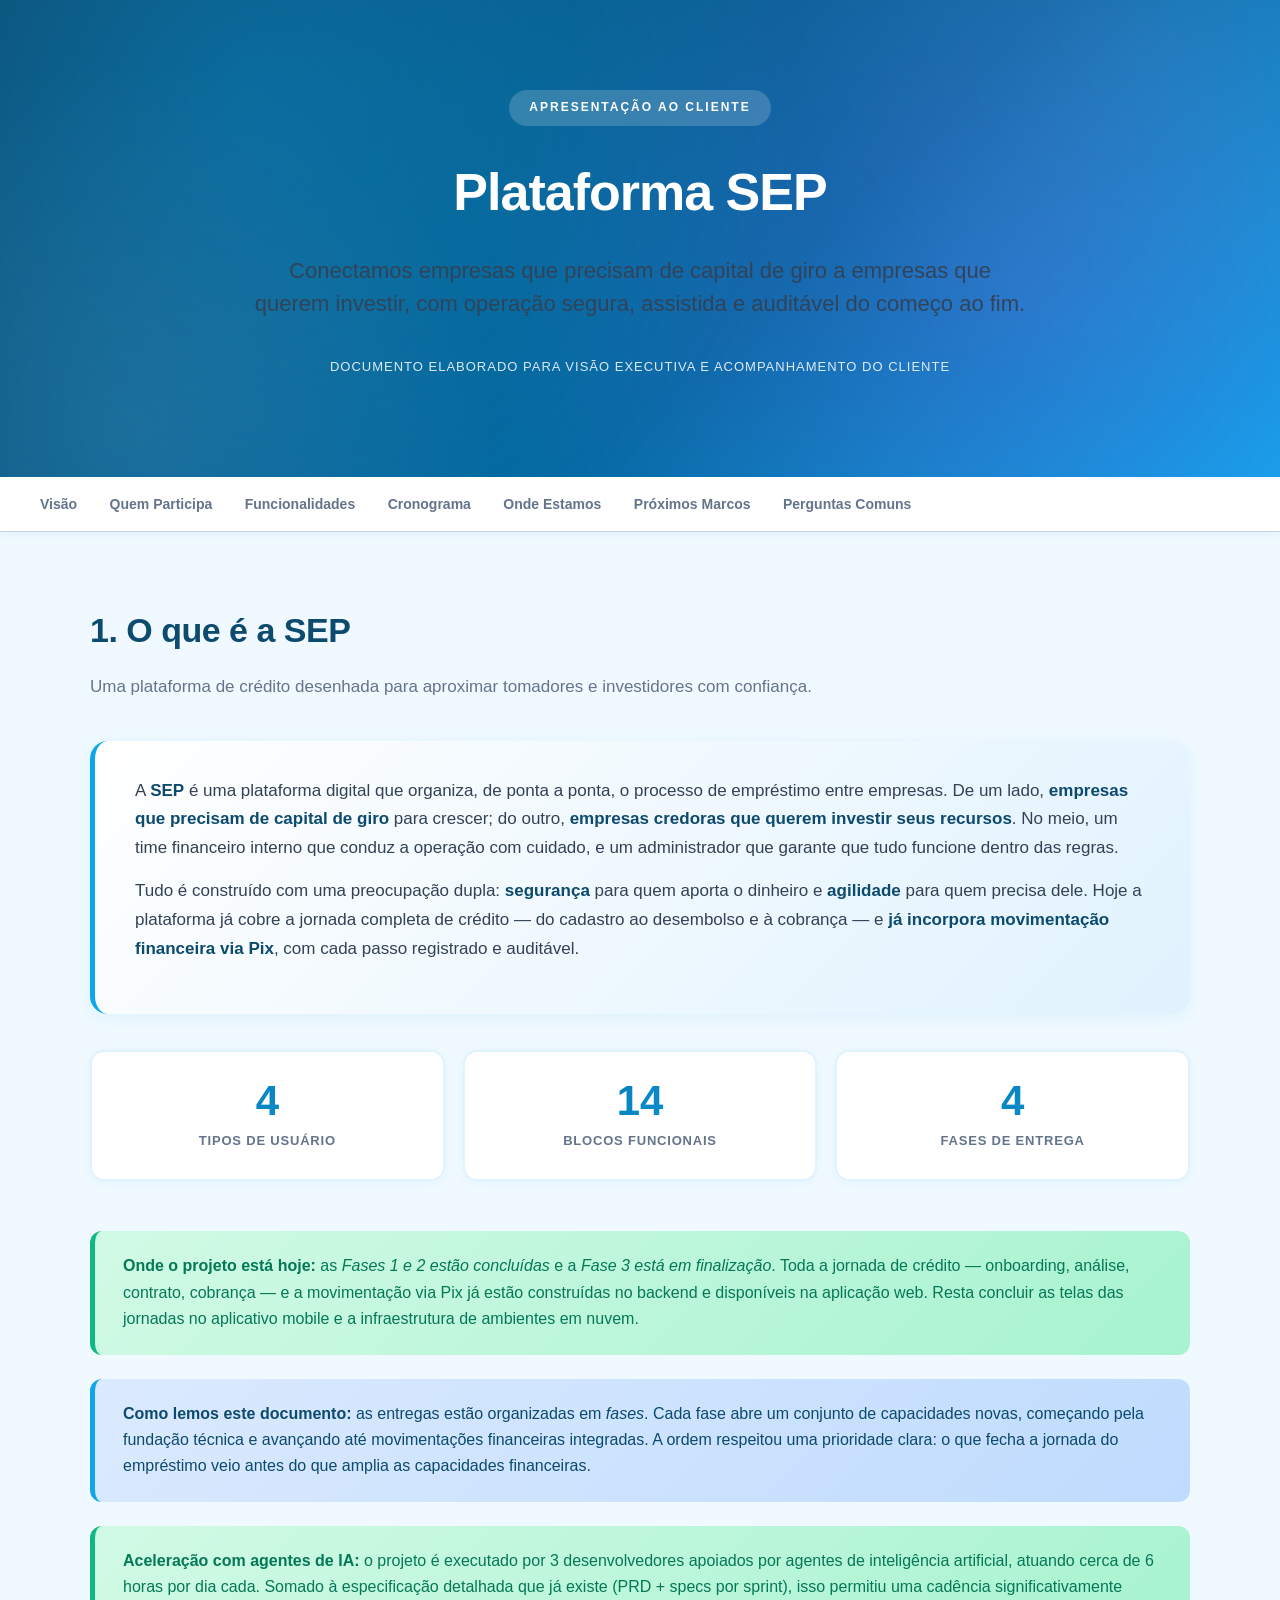
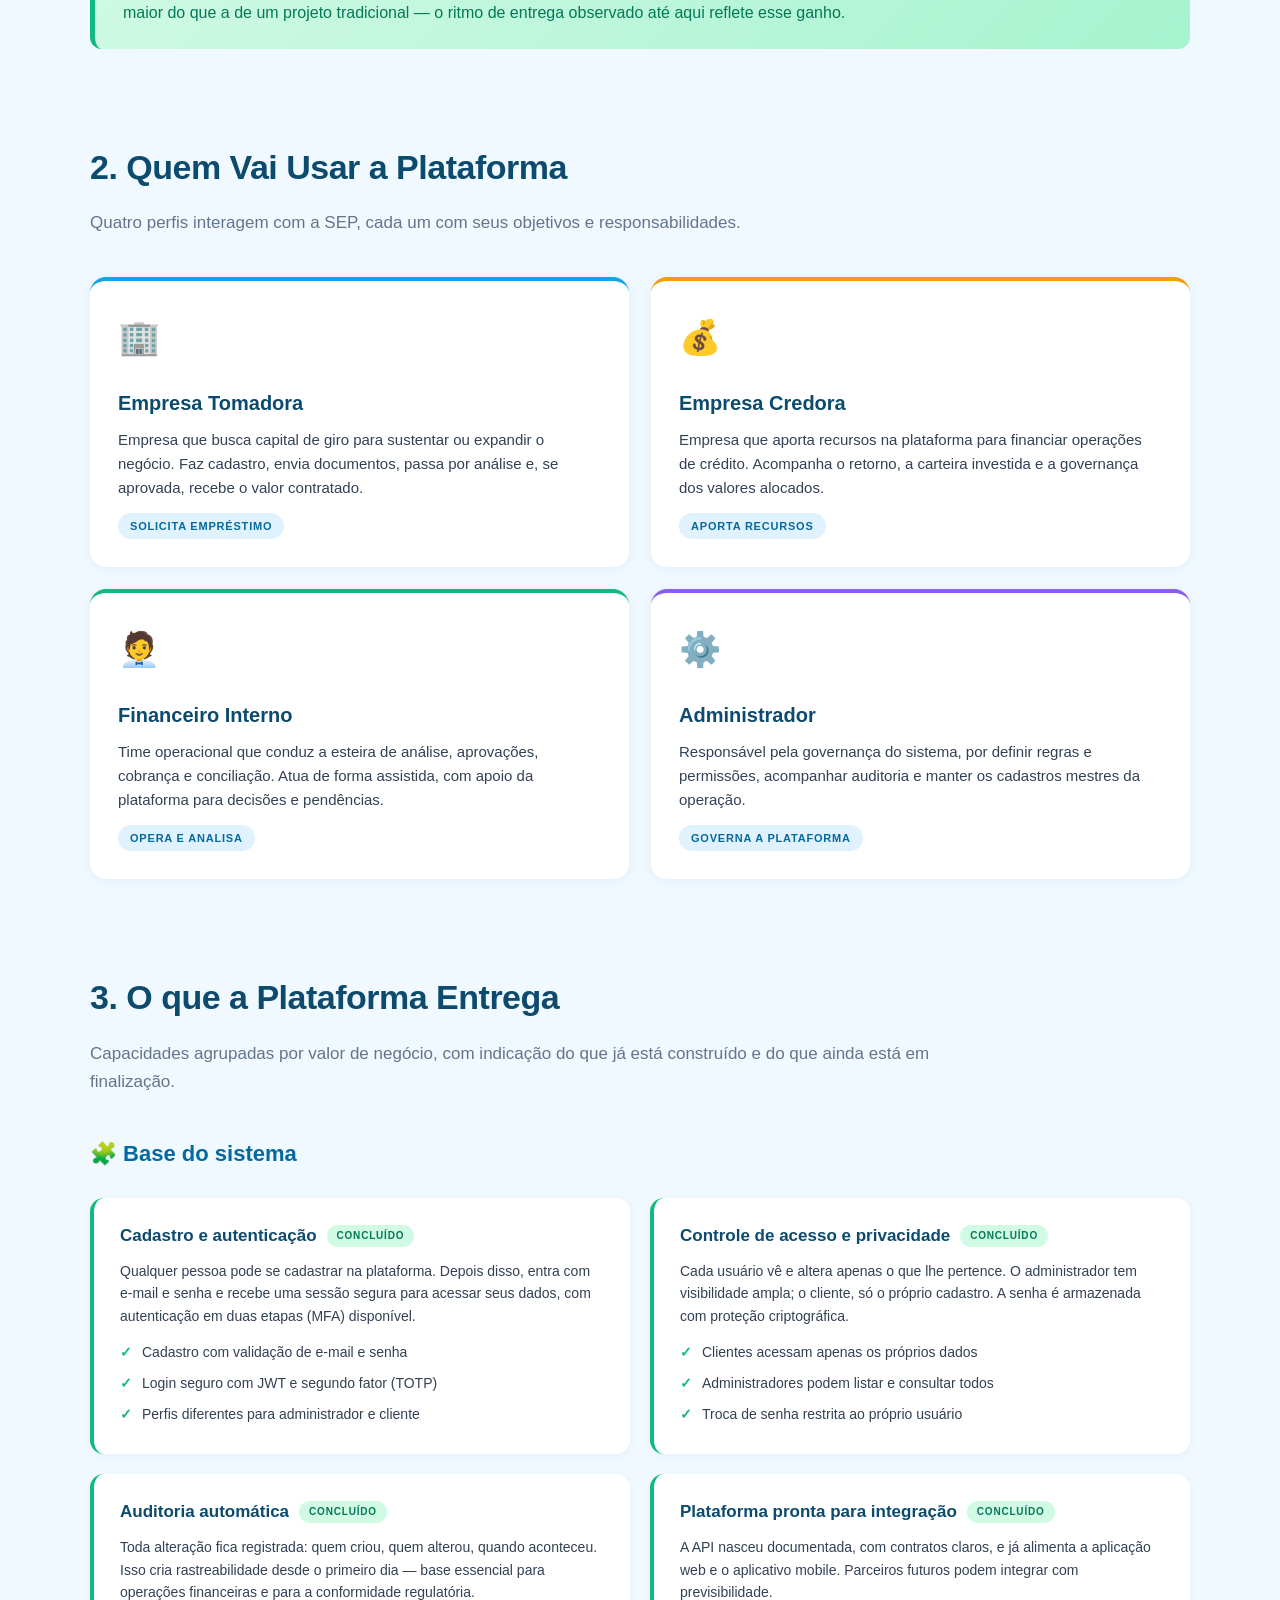
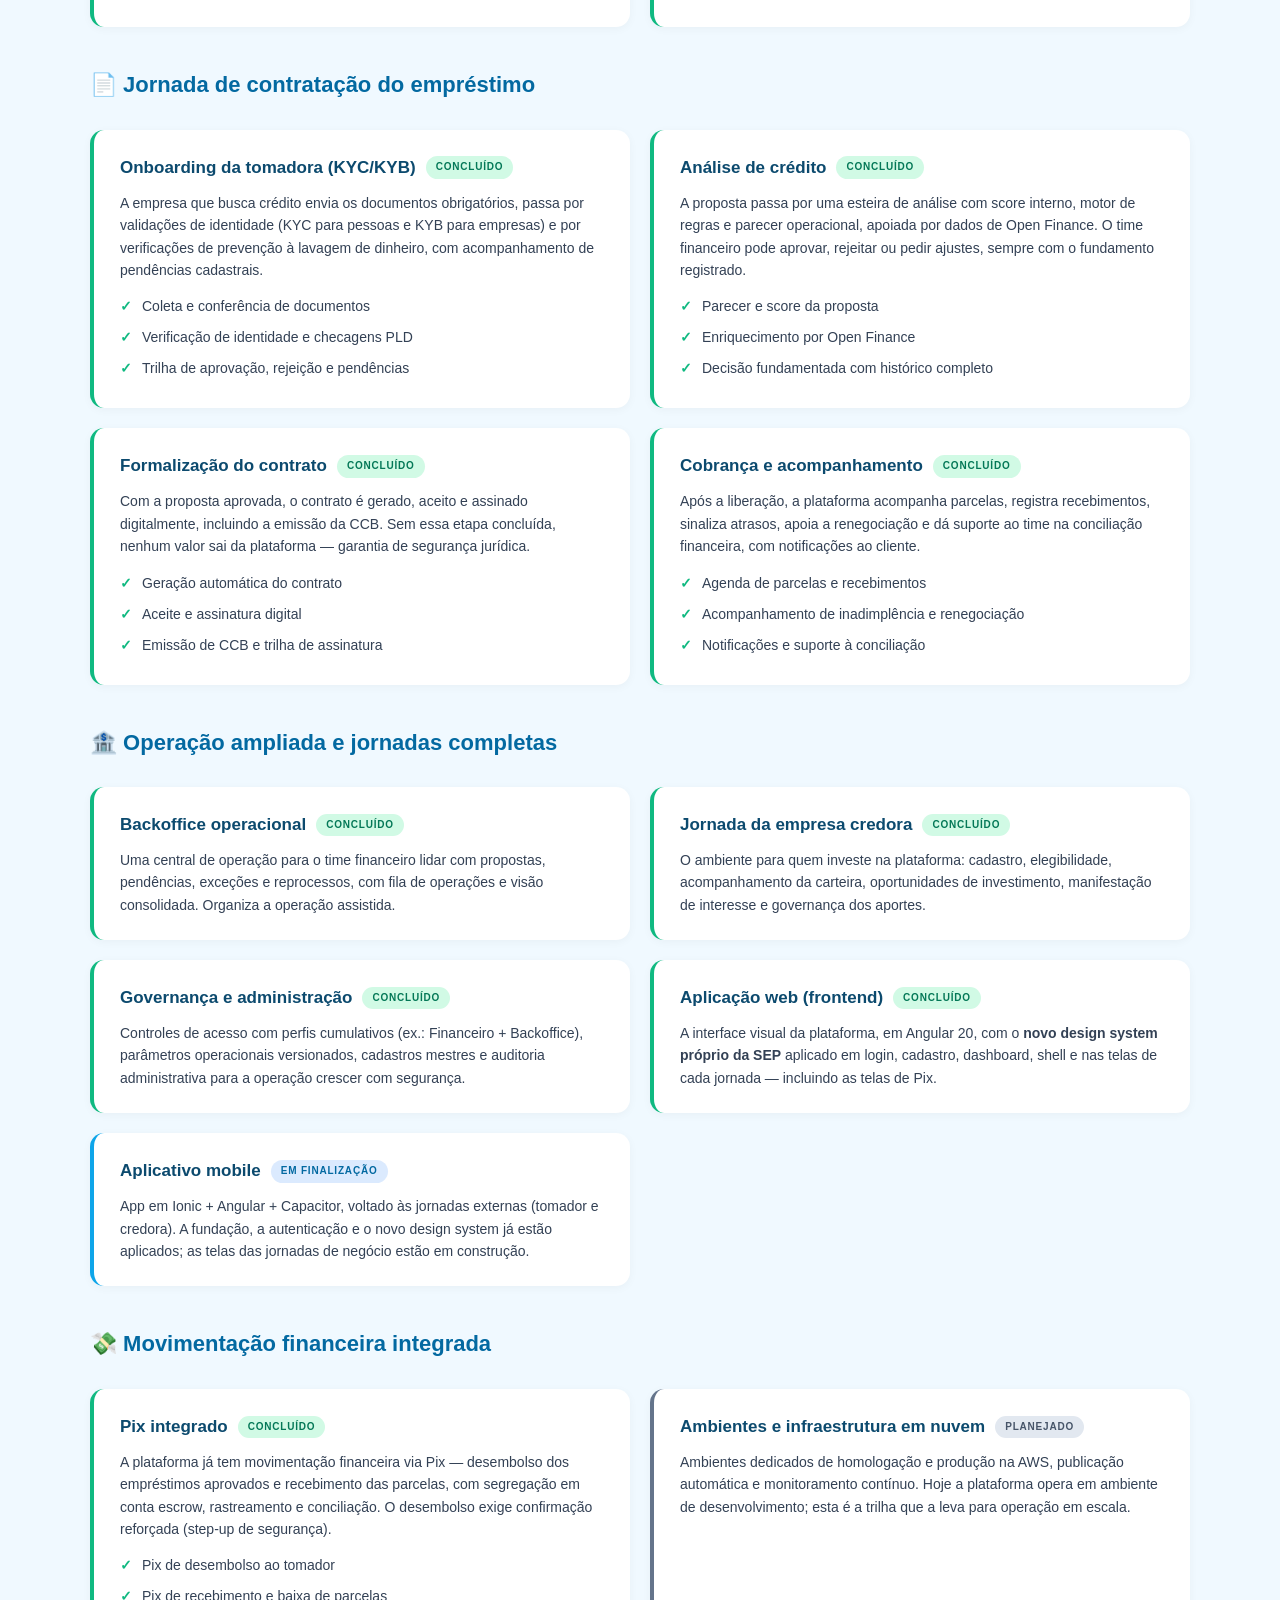
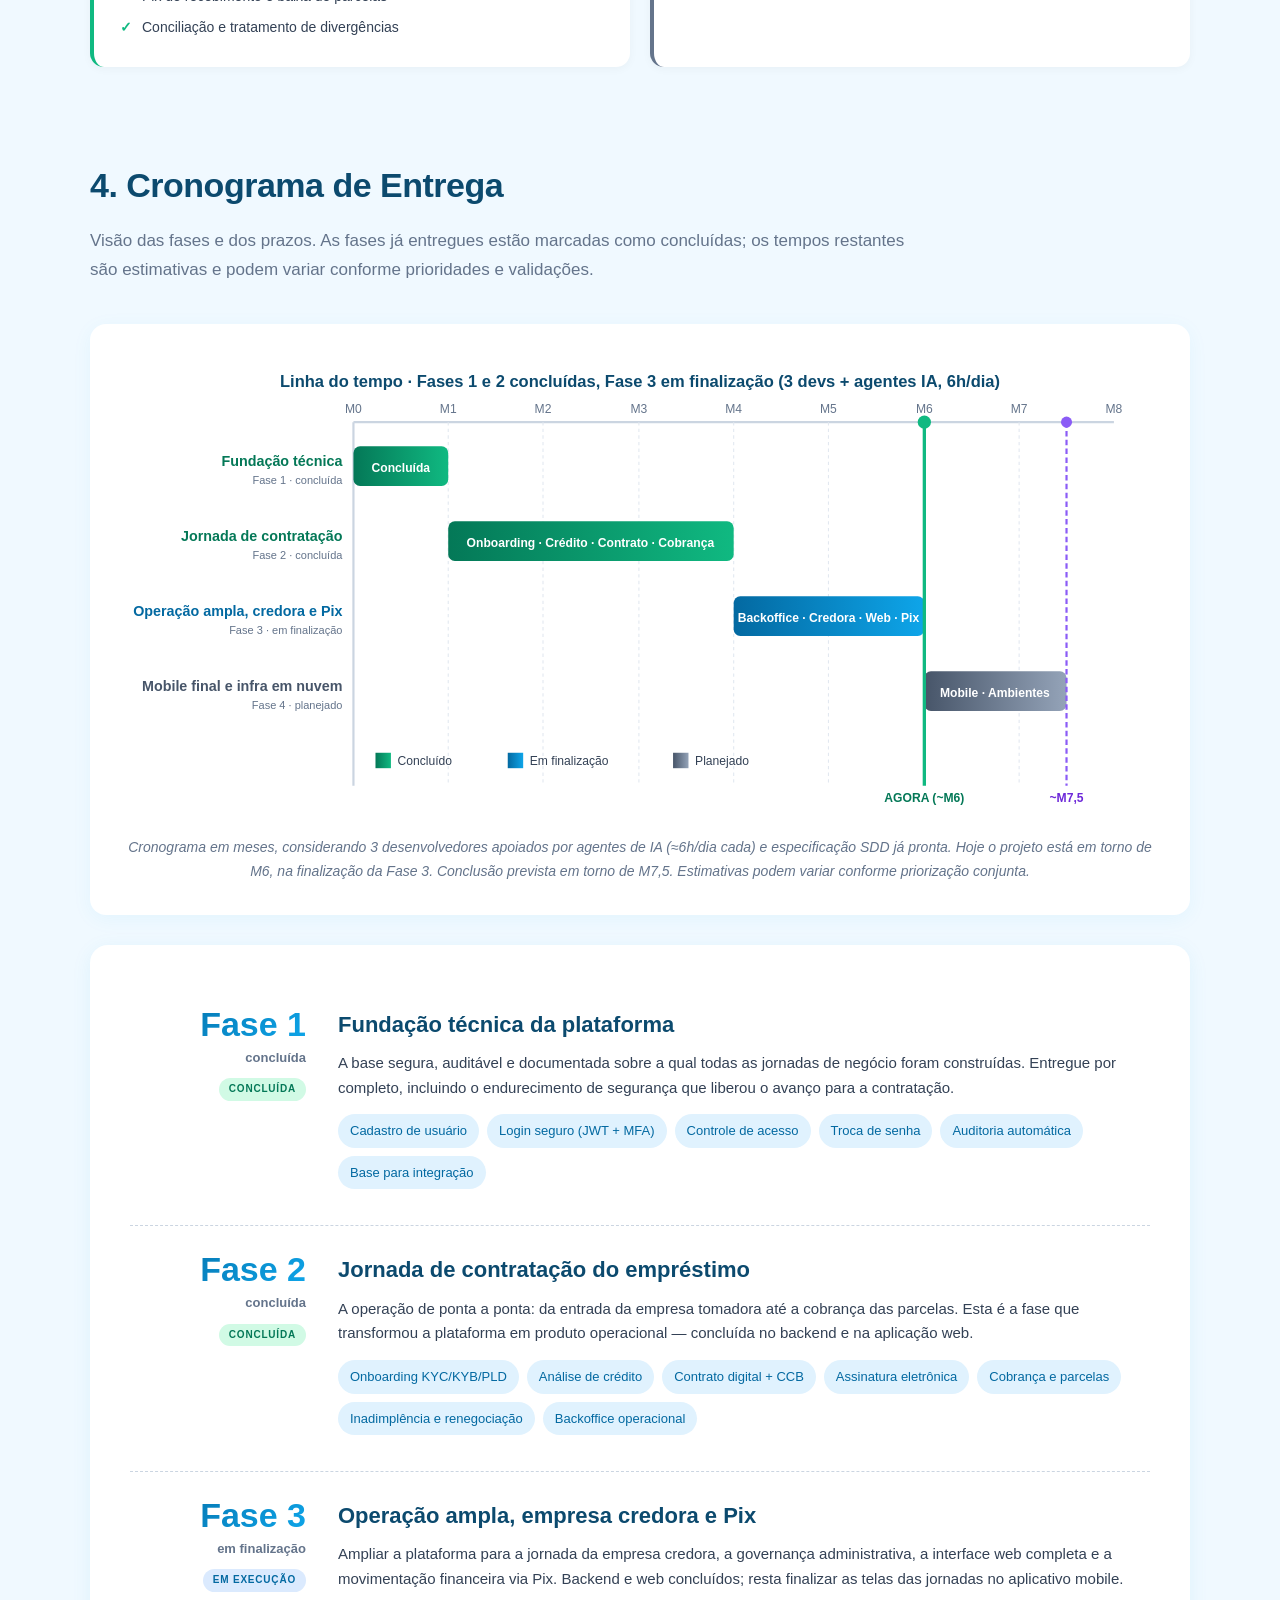
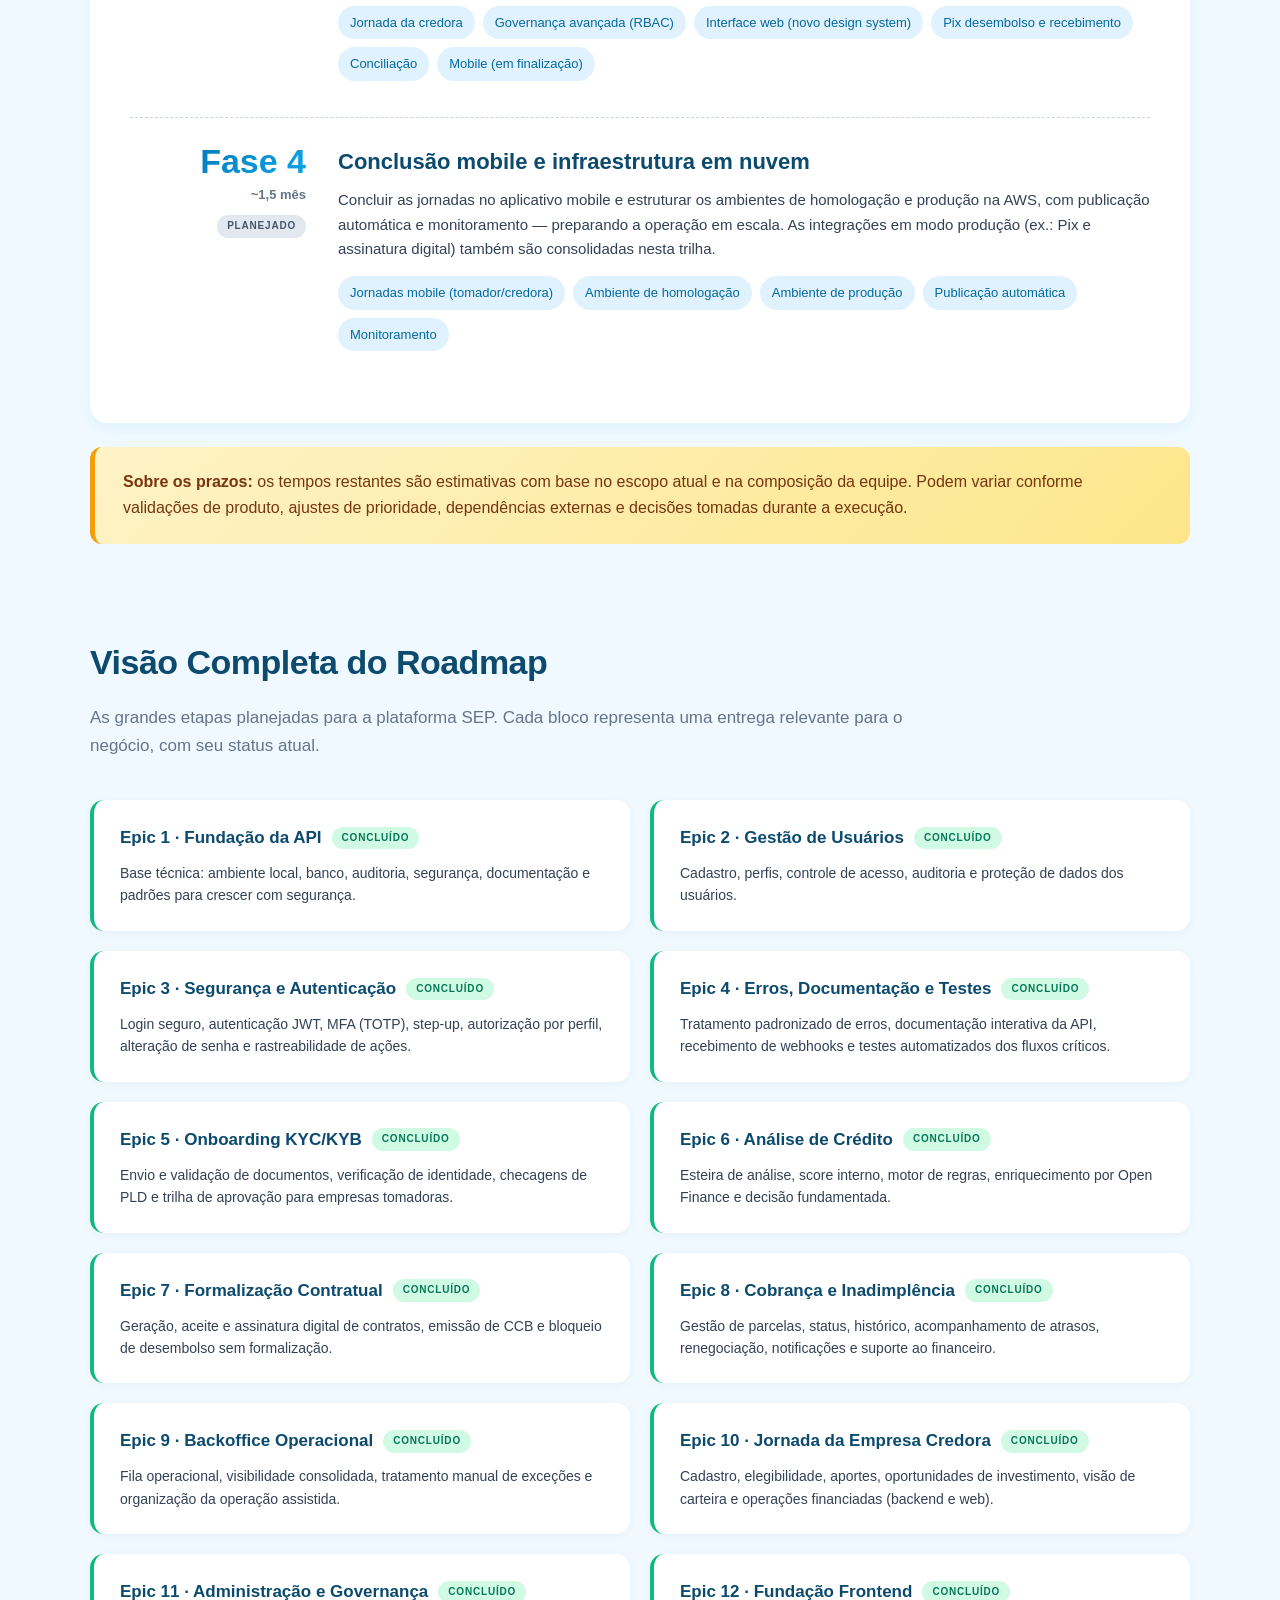
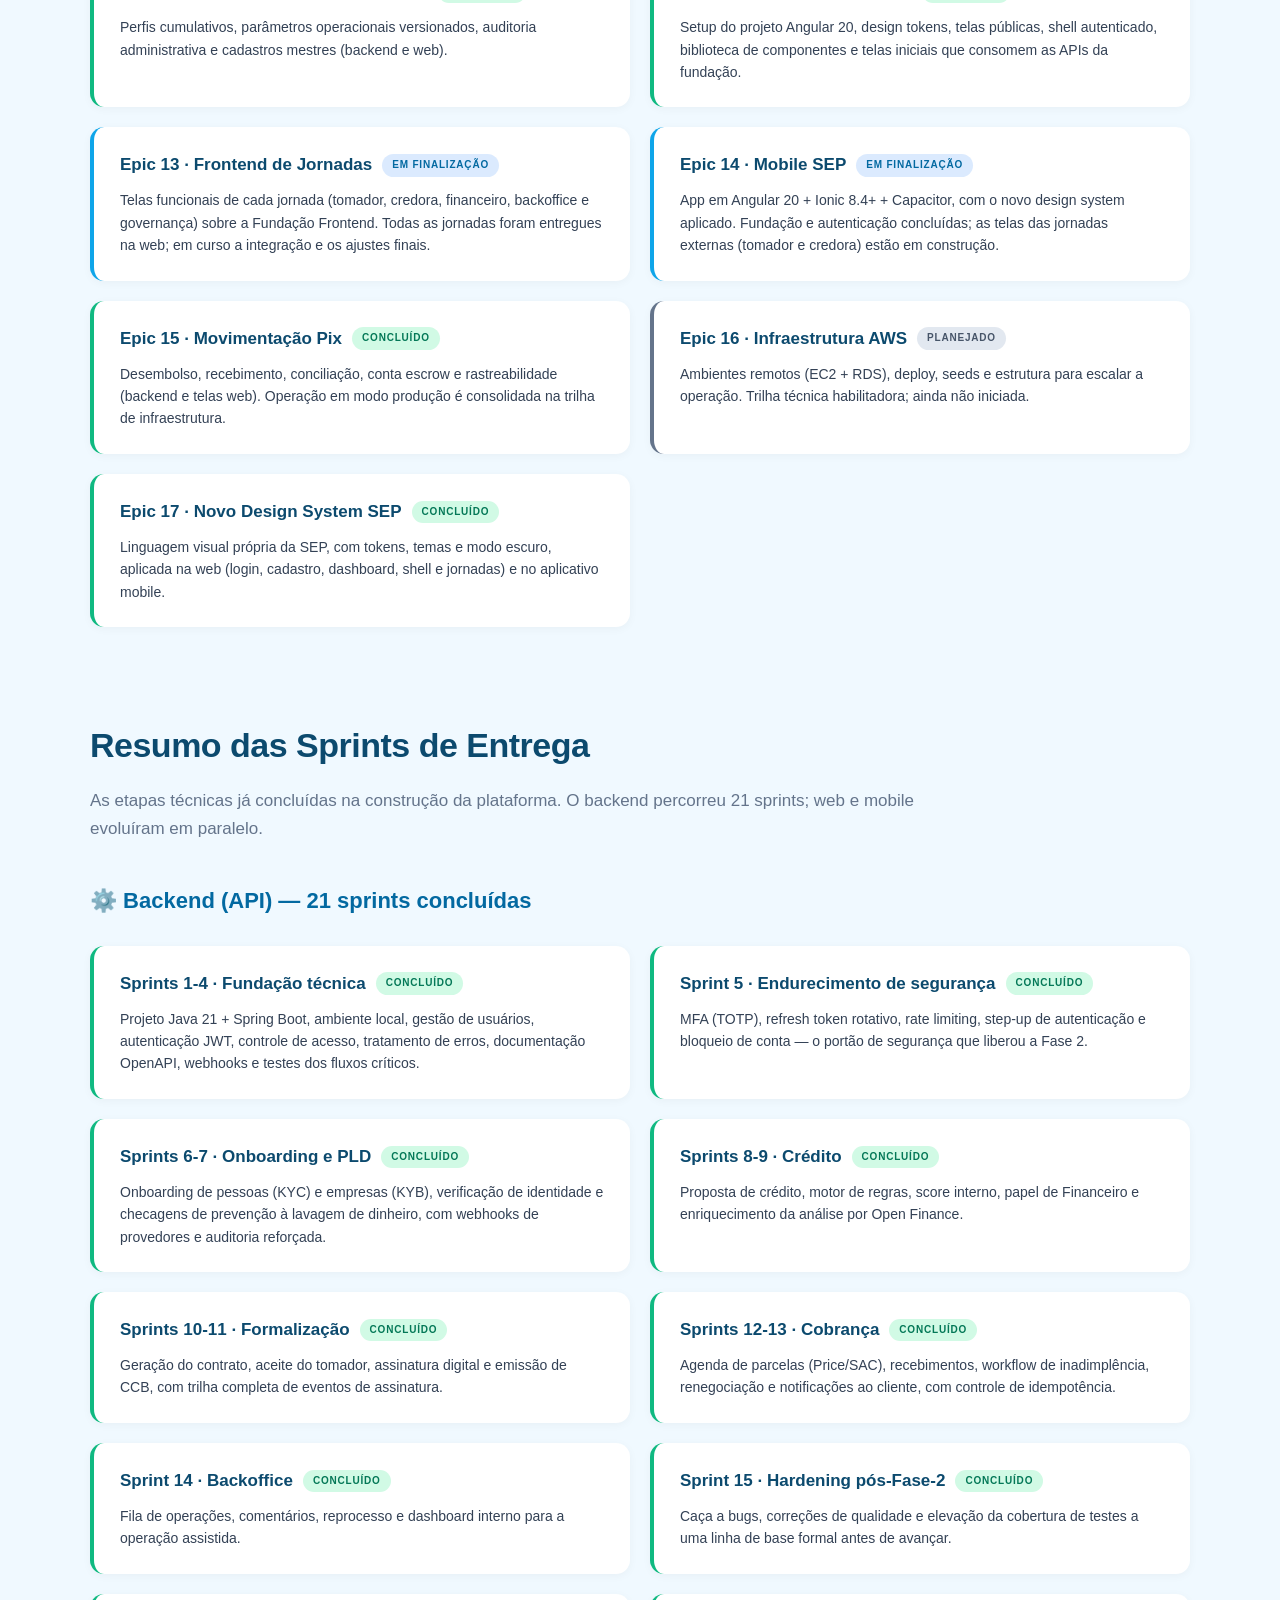
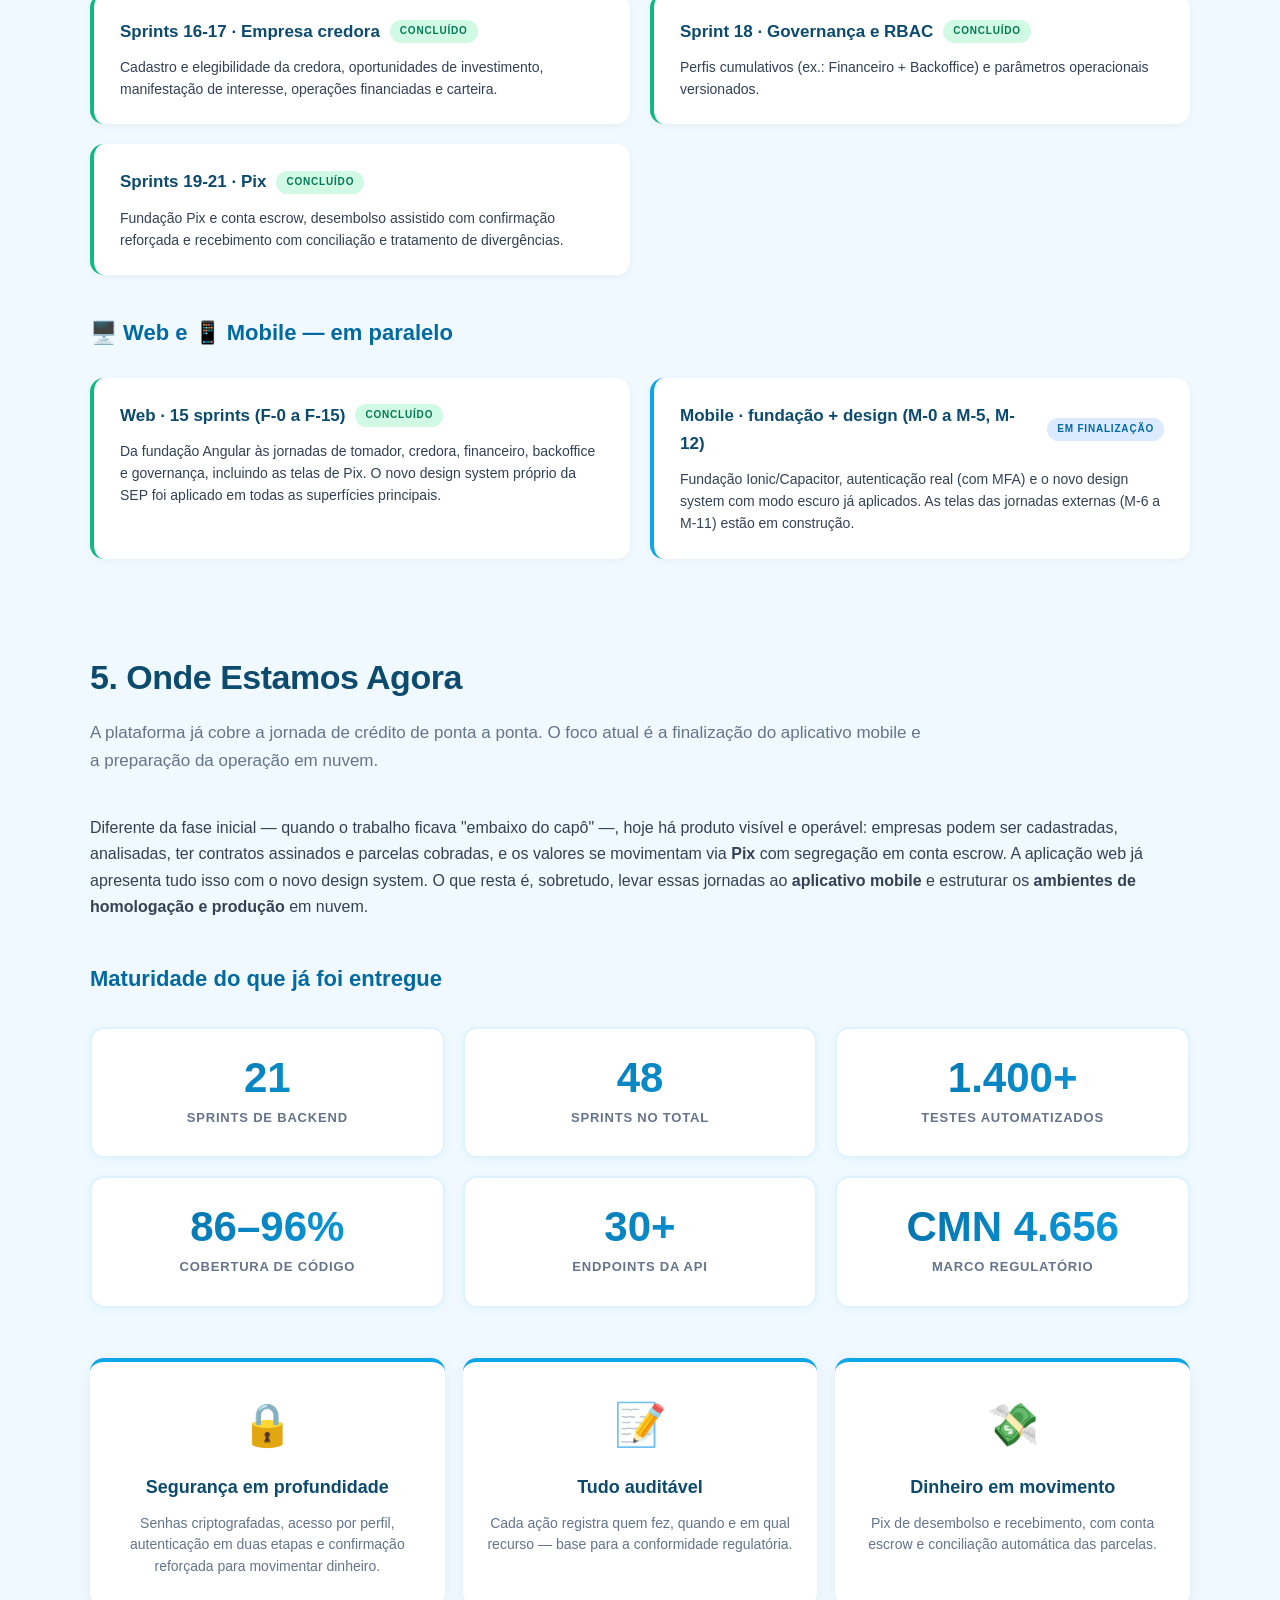
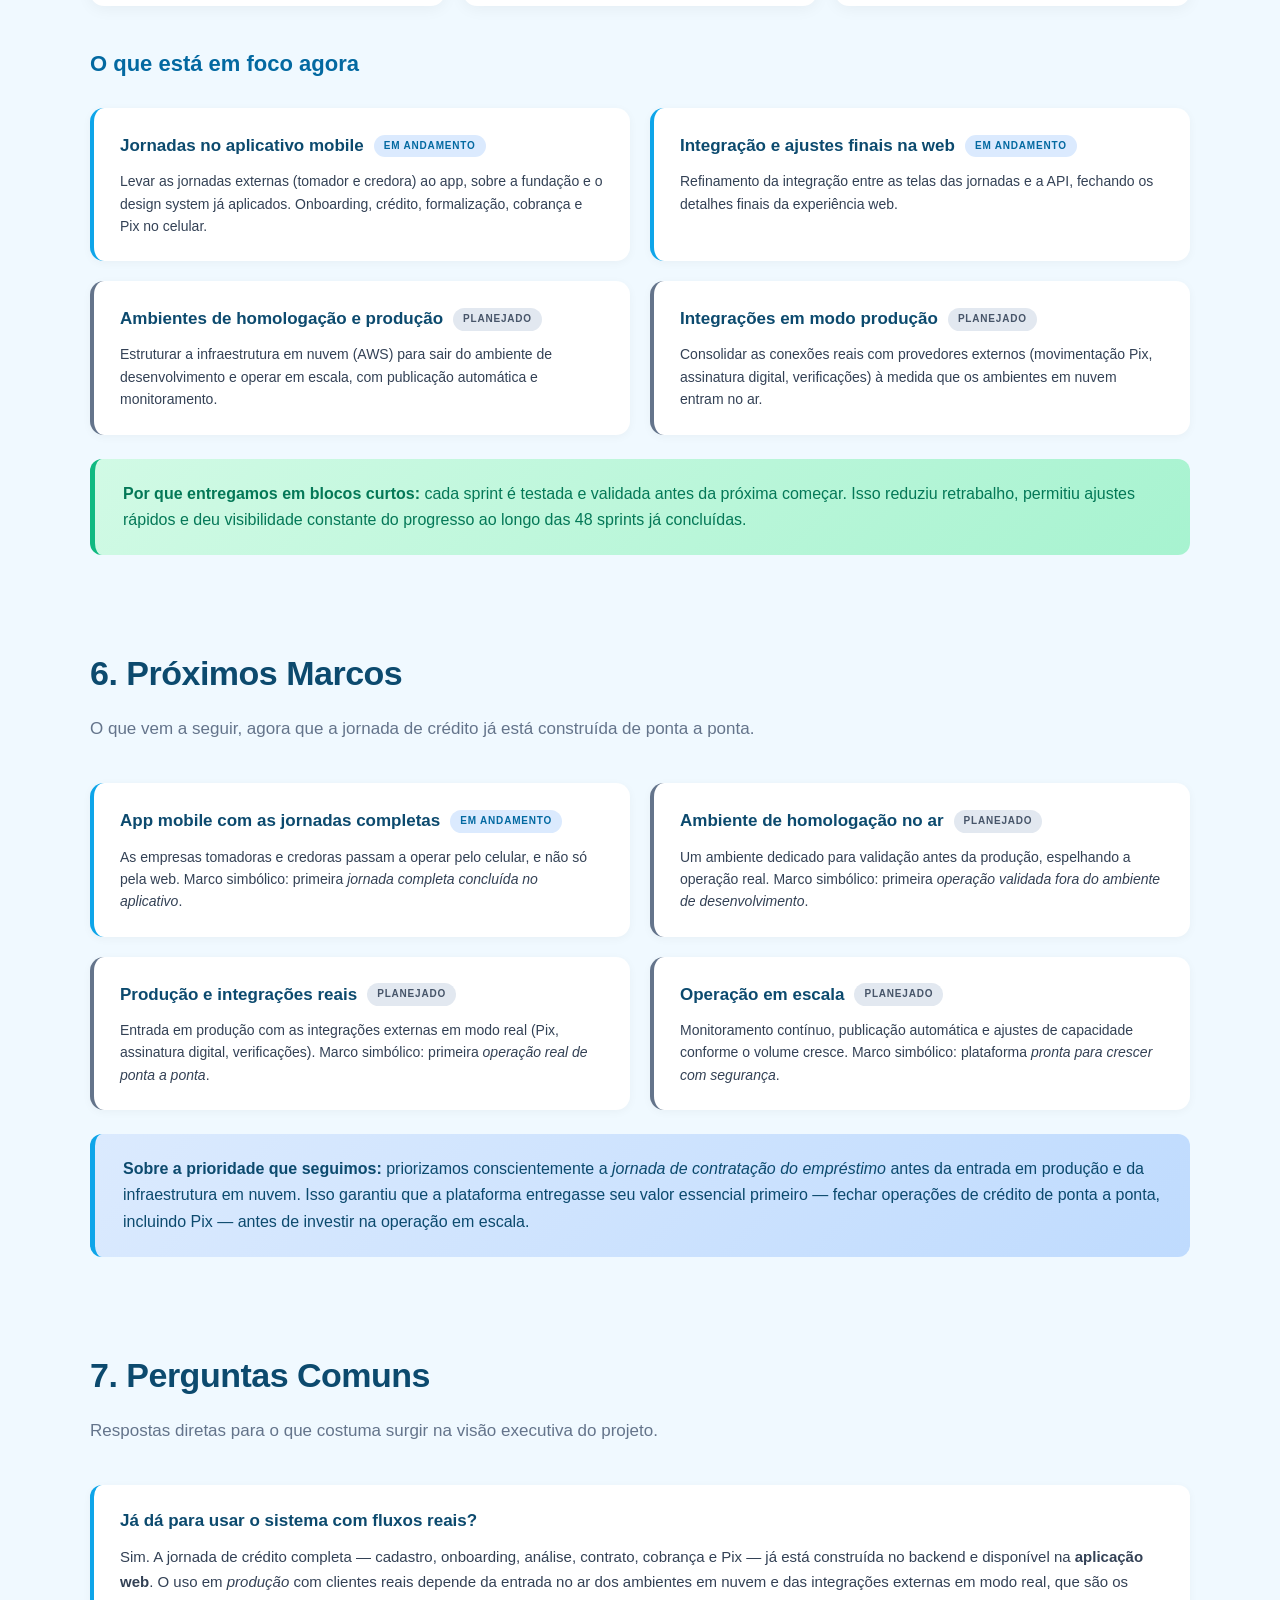
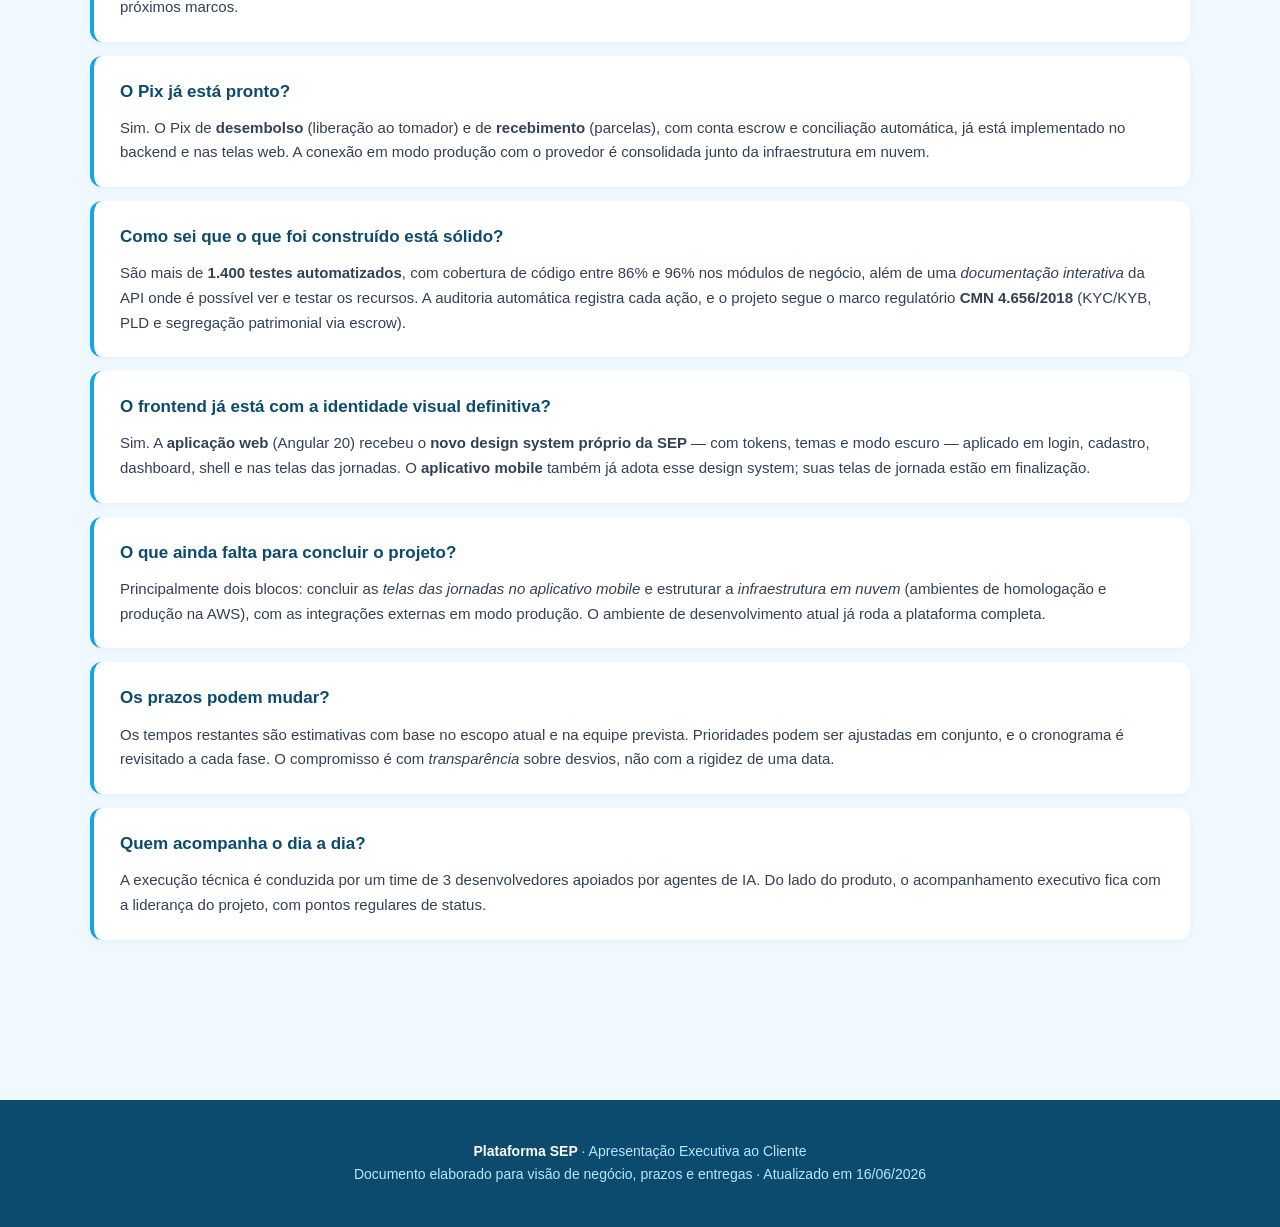
<file: docs-sep/documentacao-cliente.html>
<!DOCTYPE html>
<html lang="pt-BR">
<head>
<meta charset="UTF-8">
<meta name="viewport" content="width=device-width, initial-scale=1.0">
<title>SEP - Apresentação do Produto</title>
<style>
  :root {
    --primary: #0ea5e9;
    --primary-dark: #0369a1;
    --primary-deep: #0c4a6e;
    --accent: #f59e0b;
    --accent-deep: #b45309;
    --success: #10b981;
    --success-deep: #047857;
    --purple: #8b5cf6;
    --bg: #f0f9ff;
    --bg-soft: #e0f2fe;
    --card: #ffffff;
    --text: #0f172a;
    --text-soft: #334155;
    --muted: #64748b;
    --border: #cbd5e1;
  }
  * { box-sizing: border-box; margin: 0; padding: 0; }
  body {
    font-family: -apple-system, BlinkMacSystemFont, "Segoe UI", Roboto, "Helvetica Neue", sans-serif;
    background: var(--bg);
    color: var(--text);
    line-height: 1.65;
  }
  .hero {
    background:
      radial-gradient(circle at 20% 20%, rgba(14,165,233,0.3) 0%, transparent 50%),
      radial-gradient(circle at 80% 60%, rgba(139,92,246,0.25) 0%, transparent 50%),
      linear-gradient(135deg, #0c4a6e 0%, #0369a1 60%, #0ea5e9 100%);
    color: white;
    padding: 90px 40px 100px;
    text-align: center;
    position: relative;
    overflow: hidden;
  }
  .hero::before {
    content: '';
    position: absolute;
    top: 0; left: 0; right: 0; bottom: 0;
    background-image:
      radial-gradient(circle at 10% 90%, rgba(255,255,255,0.08) 0%, transparent 30%),
      radial-gradient(circle at 90% 10%, rgba(255,255,255,0.06) 0%, transparent 30%);
    pointer-events: none;
  }
  .hero .badge {
    display: inline-block;
    background: rgba(255,255,255,0.18);
    padding: 8px 20px;
    border-radius: 24px;
    font-size: 12px;
    letter-spacing: 2px;
    margin-bottom: 24px;
    font-weight: 600;
    backdrop-filter: blur(4px);
  }
  .hero h1 {
    font-size: 52px;
    font-weight: 800;
    margin-bottom: 18px;
    letter-spacing: -1px;
    position: relative;
  }
  .hero p.subtitle-hero {
    font-size: 22px;
    opacity: 0.95;
    max-width: 780px;
    margin: 0 auto;
    font-weight: 400;
    line-height: 1.5;
    position: relative;
  }
  .hero .audience {
    margin-top: 36px;
    font-size: 13px;
    opacity: 0.85;
    letter-spacing: 1px;
    text-transform: uppercase;
  }
  .nav {
    position: sticky;
    top: 0;
    background: var(--card);
    border-bottom: 1px solid var(--border);
    padding: 14px 40px;
    z-index: 100;
    overflow-x: auto;
    white-space: nowrap;
    box-shadow: 0 2px 8px rgba(14,165,233,0.08);
  }
  .nav a {
    color: var(--muted);
    text-decoration: none;
    font-size: 14px;
    font-weight: 600;
    margin-right: 28px;
    padding: 6px 0;
    border-bottom: 2px solid transparent;
    transition: all 0.2s;
  }
  .nav a:hover { color: var(--primary); border-bottom-color: var(--primary); }
  .container { max-width: 1180px; margin: 0 auto; padding: 70px 40px; }
  section { margin-bottom: 90px; }
  section h2 {
    font-size: 34px;
    color: var(--primary-deep);
    margin-bottom: 14px;
    font-weight: 700;
    letter-spacing: -0.5px;
  }
  section .subtitle {
    font-size: 17px;
    color: var(--muted);
    margin-bottom: 40px;
    max-width: 840px;
  }
  h3 {
    font-size: 22px;
    color: var(--primary-dark);
    margin: 40px 0 18px;
    font-weight: 700;
  }
  h4 { font-size: 17px; color: var(--primary-deep); margin: 22px 0 10px; font-weight: 700; }
  p { margin-bottom: 14px; color: var(--text-soft); }

  .big-intro {
    background: linear-gradient(135deg, white 0%, var(--bg-soft) 100%);
    border-radius: 18px;
    padding: 36px 40px;
    margin-bottom: 36px;
    border-left: 5px solid var(--primary);
    box-shadow: 0 4px 20px rgba(14,165,233,0.08);
  }
  .big-intro p { font-size: 17px; line-height: 1.7; }
  .big-intro p strong { color: var(--primary-deep); }

  .stats-row {
    display: grid;
    grid-template-columns: repeat(3, 1fr);
    gap: 18px;
    margin: 30px 0 50px;
  }
  .stat-box {
    background: var(--card);
    border-radius: 14px;
    padding: 28px 20px;
    text-align: center;
    border: 2px solid var(--bg-soft);
    box-shadow: 0 2px 12px rgba(14,165,233,0.06);
    transition: transform 0.2s, box-shadow 0.2s;
  }
  .stat-box:hover {
    transform: translateY(-3px);
    box-shadow: 0 6px 24px rgba(14,165,233,0.15);
  }
  .stat-box .num {
    font-size: 42px;
    font-weight: 800;
    background: linear-gradient(135deg, var(--primary-dark), var(--primary));
    -webkit-background-clip: text;
    background-clip: text;
    color: transparent;
    line-height: 1;
  }
  .stat-box .label {
    font-size: 13px;
    color: var(--muted);
    margin-top: 8px;
    text-transform: uppercase;
    letter-spacing: 0.8px;
    font-weight: 600;
  }

  .journey-grid {
    display: grid;
    grid-template-columns: repeat(2, 1fr);
    gap: 22px;
  }
  .journey-card {
    background: var(--card);
    border-radius: 16px;
    padding: 28px;
    border-top: 4px solid var(--primary);
    box-shadow: 0 2px 14px rgba(0,0,0,0.05);
    transition: transform 0.2s, box-shadow 0.2s;
  }
  .journey-card:hover { transform: translateY(-2px); box-shadow: 0 6px 22px rgba(14,165,233,0.12); }
  .journey-card.tomador { border-top-color: var(--primary); }
  .journey-card.credora { border-top-color: var(--accent); }
  .journey-card.financeiro { border-top-color: var(--success); }
  .journey-card.admin { border-top-color: var(--purple); }
  .journey-card .icon {
    font-size: 34px;
    margin-bottom: 10px;
    display: block;
  }
  .journey-card h4 { font-size: 20px; margin-bottom: 8px; color: var(--primary-deep); }
  .journey-card p { font-size: 15px; line-height: 1.6; margin-bottom: 12px; }
  .journey-card .role {
    display: inline-block;
    font-size: 11px;
    background: var(--bg-soft);
    color: var(--primary-dark);
    padding: 4px 12px;
    border-radius: 20px;
    font-weight: 700;
    letter-spacing: 0.8px;
    text-transform: uppercase;
  }

  .feature-block {
    display: grid;
    grid-template-columns: 1fr 1fr;
    gap: 20px;
    margin-top: 26px;
  }
  .feature-item {
    background: var(--card);
    border-radius: 14px;
    padding: 24px 26px;
    border-left: 4px solid var(--primary);
    box-shadow: 0 2px 10px rgba(0,0,0,0.04);
  }
  .feature-item.done { border-left-color: var(--success); }
  .feature-item.now { border-left-color: var(--primary); }
  .feature-item.next { border-left-color: var(--accent); }
  .feature-item.later { border-left-color: var(--muted); }
  .feature-item h4 {
    display: flex;
    align-items: center;
    gap: 10px;
    margin-top: 0;
  }
  .feature-item .phase-tag {
    font-size: 10px;
    padding: 3px 10px;
    border-radius: 20px;
    font-weight: 700;
    letter-spacing: 0.8px;
    text-transform: uppercase;
    white-space: nowrap;
  }
  .phase-tag.done { background: #d1fae5; color: var(--success-deep); }
  .phase-tag.now { background: #dbeafe; color: var(--primary-dark); }
  .phase-tag.next { background: #fef3c7; color: var(--accent-deep); }
  .phase-tag.later { background: #e2e8f0; color: #475569; }

  .feature-item p { font-size: 14px; margin-bottom: 0; line-height: 1.6; }
  .feature-item ul {
    list-style: none;
    padding: 0;
    margin-top: 10px;
  }
  .feature-item ul li {
    font-size: 14px;
    color: var(--text-soft);
    padding: 5px 0 5px 22px;
    position: relative;
    line-height: 1.5;
  }
  .feature-item ul li::before {
    content: '✓';
    position: absolute;
    left: 0;
    color: var(--success);
    font-weight: 700;
  }

  .phase-timeline {
    background: var(--card);
    border-radius: 18px;
    padding: 36px 40px;
    box-shadow: 0 4px 20px rgba(14,165,233,0.08);
  }
  .phase {
    display: grid;
    grid-template-columns: 180px 1fr;
    gap: 28px;
    padding: 26px 0;
    border-bottom: 1px dashed var(--border);
    align-items: start;
  }
  .phase:last-child { border-bottom: none; }
  .phase-left {
    text-align: right;
    padding-right: 4px;
  }
  .phase-left .phase-num {
    font-size: 34px;
    font-weight: 800;
    background: linear-gradient(135deg, var(--primary-dark), var(--primary));
    -webkit-background-clip: text;
    background-clip: text;
    color: transparent;
    line-height: 1;
  }
  .phase-left .phase-time {
    font-size: 13px;
    color: var(--muted);
    margin-top: 6px;
    font-weight: 600;
  }
  .phase-left .phase-status {
    display: inline-block;
    margin-top: 10px;
    font-size: 10px;
    padding: 3px 10px;
    border-radius: 20px;
    font-weight: 700;
    letter-spacing: 0.8px;
    text-transform: uppercase;
  }
  .phase-right h3 { margin: 0 0 8px 0; font-size: 22px; color: var(--primary-deep); }
  .phase-right .phase-goal { font-size: 15px; color: var(--text-soft); margin-bottom: 14px; }
  .phase-right .phase-list {
    display: flex;
    flex-wrap: wrap;
    gap: 8px;
    margin-bottom: 10px;
  }
  .phase-right .phase-list span {
    background: var(--bg-soft);
    color: var(--primary-dark);
    padding: 6px 12px;
    border-radius: 18px;
    font-size: 13px;
    font-weight: 500;
  }

  .callout {
    background: linear-gradient(135deg, #fef3c7 0%, #fde68a 100%);
    border-left: 5px solid var(--accent);
    border-radius: 12px;
    padding: 22px 28px;
    margin: 24px 0;
    color: #78350f;
  }
  .callout strong { color: #78350f; }
  .callout.info {
    background: linear-gradient(135deg, #dbeafe 0%, #bfdbfe 100%);
    border-left-color: var(--primary);
    color: var(--primary-deep);
  }
  .callout.info strong { color: var(--primary-deep); }
  .callout.success {
    background: linear-gradient(135deg, #d1fae5 0%, #a7f3d0 100%);
    border-left-color: var(--success);
    color: var(--success-deep);
  }
  .callout.success strong { color: var(--success-deep); }

  .diagram-wrapper {
    background: var(--card);
    border-radius: 16px;
    padding: 32px;
    margin: 30px 0;
    box-shadow: 0 4px 20px rgba(14,165,233,0.06);
    overflow-x: auto;
  }
  .diagram-wrapper svg { max-width: 100%; height: auto; display: block; margin: 0 auto; }
  .caption {
    text-align: center;
    font-size: 14px;
    color: var(--muted);
    margin-top: 18px;
    font-style: italic;
  }

  .faq-item {
    background: var(--card);
    border-radius: 12px;
    padding: 22px 26px;
    margin-bottom: 14px;
    border-left: 4px solid var(--primary);
    box-shadow: 0 2px 8px rgba(0,0,0,0.04);
  }
  .faq-item h4 {
    font-size: 17px;
    color: var(--primary-deep);
    margin: 0 0 10px 0;
  }
  .faq-item p { font-size: 15px; margin-bottom: 0; line-height: 1.65; }

  .highlight-row {
    display: grid;
    grid-template-columns: repeat(3, 1fr);
    gap: 18px;
    margin: 32px 0;
  }
  .highlight-card {
    background: var(--card);
    padding: 28px 24px;
    border-radius: 14px;
    text-align: center;
    border-top: 4px solid var(--primary);
    box-shadow: 0 3px 16px rgba(0,0,0,0.05);
  }
  .highlight-card .big-icon {
    font-size: 42px;
    display: block;
    margin-bottom: 14px;
  }
  .highlight-card h4 {
    font-size: 18px;
    margin: 8px 0 10px;
    color: var(--primary-deep);
  }
  .highlight-card p {
    font-size: 14px;
    margin: 0;
    line-height: 1.55;
    color: var(--muted);
  }

  footer {
    background: var(--primary-deep);
    color: #bae6fd;
    padding: 40px 40px;
    text-align: center;
    font-size: 14px;
    line-height: 1.7;
  }
  footer strong { color: white; }

  @media (max-width: 768px) {
    .hero h1 { font-size: 36px; }
    .hero p.subtitle-hero { font-size: 17px; }
    .stats-row { grid-template-columns: repeat(2, 1fr); }
    .journey-grid, .feature-block, .highlight-row { grid-template-columns: 1fr; }
    .phase { grid-template-columns: 1fr; }
    .phase-left { text-align: left; }
  }
</style>
</head>
<body>

<div class="hero">
  <div class="badge">APRESENTAÇÃO AO CLIENTE</div>
  <h1>Plataforma SEP</h1>
  <p class="subtitle-hero">Conectamos empresas que precisam de capital de giro a empresas que querem investir, com operação segura, assistida e auditável do começo ao fim.</p>
  <div class="audience">Documento elaborado para visão executiva e acompanhamento do cliente</div>
</div>

<nav class="nav">
  <a href="#visao">Visão</a>
  <a href="#jornadas">Quem Participa</a>
  <a href="#funcionalidades">Funcionalidades</a>
  <a href="#cronograma">Cronograma</a>
  <a href="#fase-atual">Onde Estamos</a>
  <a href="#proximos">Próximos Marcos</a>
  <a href="#faq">Perguntas Comuns</a>
</nav>

<div class="container">

<section id="visao">
  <h2>1. O que é a SEP</h2>
  <div class="subtitle">Uma plataforma de crédito desenhada para aproximar tomadores e investidores com confiança.</div>

  <div class="big-intro">
    <p>A <strong>SEP</strong> é uma plataforma digital que organiza, de ponta a ponta, o processo de empréstimo entre empresas. De um lado, <strong>empresas que precisam de capital de giro</strong> para crescer; do outro, <strong>empresas credoras que querem investir seus recursos</strong>. No meio, um time financeiro interno que conduz a operação com cuidado, e um administrador que garante que tudo funcione dentro das regras.</p>
    <p>Tudo é construído com uma preocupação dupla: <strong>segurança</strong> para quem aporta o dinheiro e <strong>agilidade</strong> para quem precisa dele. Hoje a plataforma já cobre a jornada completa de crédito — do cadastro ao desembolso e à cobrança — e <strong>já incorpora movimentação financeira via Pix</strong>, com cada passo registrado e auditável.</p>
  </div>

  <div class="stats-row">
    <div class="stat-box">
      <div class="num">4</div>
      <div class="label">Tipos de Usuário</div>
    </div>
    <div class="stat-box">
      <div class="num">14</div>
      <div class="label">Blocos Funcionais</div>
    </div>
    <div class="stat-box">
      <div class="num">4</div>
      <div class="label">Fases de Entrega</div>
    </div>
  </div>

  <div class="callout success">
    <strong>Onde o projeto está hoje:</strong> as <em>Fases 1 e 2 estão concluídas</em> e a <em>Fase 3 está em finalização</em>. Toda a jornada de crédito — onboarding, análise, contrato, cobrança — e a movimentação via Pix já estão construídas no backend e disponíveis na aplicação web. Resta concluir as telas das jornadas no aplicativo mobile e a infraestrutura de ambientes em nuvem.
  </div>

  <div class="callout info">
    <strong>Como lemos este documento:</strong> as entregas estão organizadas em <em>fases</em>. Cada fase abre um conjunto de capacidades novas, começando pela fundação técnica e avançando até movimentações financeiras integradas. A ordem respeitou uma prioridade clara: o que fecha a jornada do empréstimo veio antes do que amplia as capacidades financeiras.
  </div>

  <div class="callout success">
    <strong>Aceleração com agentes de IA:</strong> o projeto é executado por 3 desenvolvedores apoiados por agentes de inteligência artificial, atuando cerca de 6 horas por dia cada. Somado à especificação detalhada que já existe (PRD + specs por sprint), isso permitiu uma cadência significativamente maior do que a de um projeto tradicional — o ritmo de entrega observado até aqui reflete esse ganho.
  </div>
</section>

<section id="jornadas">
  <h2>2. Quem Vai Usar a Plataforma</h2>
  <div class="subtitle">Quatro perfis interagem com a SEP, cada um com seus objetivos e responsabilidades.</div>

  <div class="journey-grid">
    <div class="journey-card tomador">
      <span class="icon">🏢</span>
      <h4>Empresa Tomadora</h4>
      <p>Empresa que busca capital de giro para sustentar ou expandir o negócio. Faz cadastro, envia documentos, passa por análise e, se aprovada, recebe o valor contratado.</p>
      <span class="role">Solicita empréstimo</span>
    </div>

    <div class="journey-card credora">
      <span class="icon">💰</span>
      <h4>Empresa Credora</h4>
      <p>Empresa que aporta recursos na plataforma para financiar operações de crédito. Acompanha o retorno, a carteira investida e a governança dos valores alocados.</p>
      <span class="role">Aporta recursos</span>
    </div>

    <div class="journey-card financeiro">
      <span class="icon">🧑‍💼</span>
      <h4>Financeiro Interno</h4>
      <p>Time operacional que conduz a esteira de análise, aprovações, cobrança e conciliação. Atua de forma assistida, com apoio da plataforma para decisões e pendências.</p>
      <span class="role">Opera e analisa</span>
    </div>

    <div class="journey-card admin">
      <span class="icon">⚙️</span>
      <h4>Administrador</h4>
      <p>Responsável pela governança do sistema, por definir regras e permissões, acompanhar auditoria e manter os cadastros mestres da operação.</p>
      <span class="role">Governa a plataforma</span>
    </div>
  </div>
</section>

<section id="funcionalidades">
  <h2>3. O que a Plataforma Entrega</h2>
  <div class="subtitle">Capacidades agrupadas por valor de negócio, com indicação do que já está construído e do que ainda está em finalização.</div>

  <h3>🧩 Base do sistema</h3>
  <div class="feature-block">
    <div class="feature-item done">
      <h4>Cadastro e autenticação <span class="phase-tag done">Concluído</span></h4>
      <p>Qualquer pessoa pode se cadastrar na plataforma. Depois disso, entra com e-mail e senha e recebe uma sessão segura para acessar seus dados, com autenticação em duas etapas (MFA) disponível.</p>
      <ul>
        <li>Cadastro com validação de e-mail e senha</li>
        <li>Login seguro com JWT e segundo fator (TOTP)</li>
        <li>Perfis diferentes para administrador e cliente</li>
      </ul>
    </div>

    <div class="feature-item done">
      <h4>Controle de acesso e privacidade <span class="phase-tag done">Concluído</span></h4>
      <p>Cada usuário vê e altera apenas o que lhe pertence. O administrador tem visibilidade ampla; o cliente, só o próprio cadastro. A senha é armazenada com proteção criptográfica.</p>
      <ul>
        <li>Clientes acessam apenas os próprios dados</li>
        <li>Administradores podem listar e consultar todos</li>
        <li>Troca de senha restrita ao próprio usuário</li>
      </ul>
    </div>

    <div class="feature-item done">
      <h4>Auditoria automática <span class="phase-tag done">Concluído</span></h4>
      <p>Toda alteração fica registrada: quem criou, quem alterou, quando aconteceu. Isso cria rastreabilidade desde o primeiro dia — base essencial para operações financeiras e para a conformidade regulatória.</p>
    </div>

    <div class="feature-item done">
      <h4>Plataforma pronta para integração <span class="phase-tag done">Concluído</span></h4>
      <p>A API nasceu documentada, com contratos claros, e já alimenta a aplicação web e o aplicativo mobile. Parceiros futuros podem integrar com previsibilidade.</p>
    </div>
  </div>

  <h3>📄 Jornada de contratação do empréstimo</h3>
  <div class="feature-block">
    <div class="feature-item done">
      <h4>Onboarding da tomadora (KYC/KYB) <span class="phase-tag done">Concluído</span></h4>
      <p>A empresa que busca crédito envia os documentos obrigatórios, passa por validações de identidade (KYC para pessoas e KYB para empresas) e por verificações de prevenção à lavagem de dinheiro, com acompanhamento de pendências cadastrais.</p>
      <ul>
        <li>Coleta e conferência de documentos</li>
        <li>Verificação de identidade e checagens PLD</li>
        <li>Trilha de aprovação, rejeição e pendências</li>
      </ul>
    </div>

    <div class="feature-item done">
      <h4>Análise de crédito <span class="phase-tag done">Concluído</span></h4>
      <p>A proposta passa por uma esteira de análise com score interno, motor de regras e parecer operacional, apoiada por dados de Open Finance. O time financeiro pode aprovar, rejeitar ou pedir ajustes, sempre com o fundamento registrado.</p>
      <ul>
        <li>Parecer e score da proposta</li>
        <li>Enriquecimento por Open Finance</li>
        <li>Decisão fundamentada com histórico completo</li>
      </ul>
    </div>

    <div class="feature-item done">
      <h4>Formalização do contrato <span class="phase-tag done">Concluído</span></h4>
      <p>Com a proposta aprovada, o contrato é gerado, aceito e assinado digitalmente, incluindo a emissão da CCB. Sem essa etapa concluída, nenhum valor sai da plataforma — garantia de segurança jurídica.</p>
      <ul>
        <li>Geração automática do contrato</li>
        <li>Aceite e assinatura digital</li>
        <li>Emissão de CCB e trilha de assinatura</li>
      </ul>
    </div>

    <div class="feature-item done">
      <h4>Cobrança e acompanhamento <span class="phase-tag done">Concluído</span></h4>
      <p>Após a liberação, a plataforma acompanha parcelas, registra recebimentos, sinaliza atrasos, apoia a renegociação e dá suporte ao time na conciliação financeira, com notificações ao cliente.</p>
      <ul>
        <li>Agenda de parcelas e recebimentos</li>
        <li>Acompanhamento de inadimplência e renegociação</li>
        <li>Notificações e suporte à conciliação</li>
      </ul>
    </div>
  </div>

  <h3>🏦 Operação ampliada e jornadas completas</h3>
  <div class="feature-block">
    <div class="feature-item done">
      <h4>Backoffice operacional <span class="phase-tag done">Concluído</span></h4>
      <p>Uma central de operação para o time financeiro lidar com propostas, pendências, exceções e reprocessos, com fila de operações e visão consolidada. Organiza a operação assistida.</p>
    </div>

    <div class="feature-item done">
      <h4>Jornada da empresa credora <span class="phase-tag done">Concluído</span></h4>
      <p>O ambiente para quem investe na plataforma: cadastro, elegibilidade, acompanhamento da carteira, oportunidades de investimento, manifestação de interesse e governança dos aportes.</p>
    </div>

    <div class="feature-item done">
      <h4>Governança e administração <span class="phase-tag done">Concluído</span></h4>
      <p>Controles de acesso com perfis cumulativos (ex.: Financeiro + Backoffice), parâmetros operacionais versionados, cadastros mestres e auditoria administrativa para a operação crescer com segurança.</p>
    </div>

    <div class="feature-item done">
      <h4>Aplicação web (frontend) <span class="phase-tag done">Concluído</span></h4>
      <p>A interface visual da plataforma, em Angular 20, com o <strong>novo design system próprio da SEP</strong> aplicado em login, cadastro, dashboard, shell e nas telas de cada jornada — incluindo as telas de Pix.</p>
    </div>

    <div class="feature-item now">
      <h4>Aplicativo mobile <span class="phase-tag now">Em finalização</span></h4>
      <p>App em Ionic + Angular + Capacitor, voltado às jornadas externas (tomador e credora). A fundação, a autenticação e o novo design system já estão aplicados; as telas das jornadas de negócio estão em construção.</p>
    </div>
  </div>

  <h3>💸 Movimentação financeira integrada</h3>
  <div class="feature-block">
    <div class="feature-item done">
      <h4>Pix integrado <span class="phase-tag done">Concluído</span></h4>
      <p>A plataforma já tem movimentação financeira via Pix — desembolso dos empréstimos aprovados e recebimento das parcelas, com segregação em conta escrow, rastreamento e conciliação. O desembolso exige confirmação reforçada (step-up de segurança).</p>
      <ul>
        <li>Pix de desembolso ao tomador</li>
        <li>Pix de recebimento e baixa de parcelas</li>
        <li>Conciliação e tratamento de divergências</li>
      </ul>
    </div>

    <div class="feature-item later">
      <h4>Ambientes e infraestrutura em nuvem <span class="phase-tag later">Planejado</span></h4>
      <p>Ambientes dedicados de homologação e produção na AWS, publicação automática e monitoramento contínuo. Hoje a plataforma opera em ambiente de desenvolvimento; esta é a trilha que a leva para operação em escala.</p>
    </div>
  </div>
</section>

<section id="cronograma">
  <h2>4. Cronograma de Entrega</h2>
  <div class="subtitle">Visão das fases e dos prazos. As fases já entregues estão marcadas como concluídas; os tempos restantes são estimativas e podem variar conforme prioridades e validações.</div>

  <div class="diagram-wrapper">
    <svg viewBox="0 0 940 420" xmlns="http://www.w3.org/2000/svg">
      <defs>
        <linearGradient id="barDone" x1="0" y1="0" x2="1" y2="0">
          <stop offset="0%" stop-color="#047857"/><stop offset="100%" stop-color="#10b981"/>
        </linearGradient>
        <linearGradient id="barNow" x1="0" y1="0" x2="1" y2="0">
          <stop offset="0%" stop-color="#0369a1"/><stop offset="100%" stop-color="#0ea5e9"/>
        </linearGradient>
        <linearGradient id="barLater" x1="0" y1="0" x2="1" y2="0">
          <stop offset="0%" stop-color="#475569"/><stop offset="100%" stop-color="#94a3b8"/>
        </linearGradient>
      </defs>

      <!-- Título -->
      <text x="470" y="28" text-anchor="middle" font-size="15" font-weight="700" fill="#0c4a6e">Linha do tempo · Fases 1 e 2 concluídas, Fase 3 em finalização (3 devs + agentes IA, 6h/dia)</text>

      <!-- Eixo -->
      <line x1="210" y1="60" x2="900" y2="60" stroke="#cbd5e1" stroke-width="2"/>
      <line x1="210" y1="60" x2="210" y2="390" stroke="#cbd5e1" stroke-width="2"/>

      <!-- Marcações de tempo (M0 a M8, de 1 em 1 mês) -->
      <text x="210" y="52" text-anchor="middle" font-size="11" fill="#64748b">M0</text>
      <text x="296" y="52" text-anchor="middle" font-size="11" fill="#64748b">M1</text>
      <text x="382" y="52" text-anchor="middle" font-size="11" fill="#64748b">M2</text>
      <text x="469" y="52" text-anchor="middle" font-size="11" fill="#64748b">M3</text>
      <text x="555" y="52" text-anchor="middle" font-size="11" fill="#64748b">M4</text>
      <text x="641" y="52" text-anchor="middle" font-size="11" fill="#64748b">M5</text>
      <text x="728" y="52" text-anchor="middle" font-size="11" fill="#64748b">M6</text>
      <text x="814" y="52" text-anchor="middle" font-size="11" fill="#64748b">M7</text>
      <text x="900" y="52" text-anchor="middle" font-size="11" fill="#64748b">M8</text>

      <!-- Linhas verticais guia -->
      <g stroke="#e2e8f0" stroke-width="1" stroke-dasharray="3,3">
        <line x1="296" y1="60" x2="296" y2="390"/>
        <line x1="382" y1="60" x2="382" y2="390"/>
        <line x1="469" y1="60" x2="469" y2="390"/>
        <line x1="555" y1="60" x2="555" y2="390"/>
        <line x1="641" y1="60" x2="641" y2="390"/>
        <line x1="728" y1="60" x2="728" y2="390"/>
        <line x1="814" y1="60" x2="814" y2="390"/>
      </g>

      <!-- Fase 1 · Fundação (M0 → M1, concluída) -->
      <text x="200" y="100" text-anchor="end" font-size="13" font-weight="700" fill="#047857">Fundação técnica</text>
      <text x="200" y="116" text-anchor="end" font-size="10" fill="#64748b">Fase 1 · concluída</text>
      <rect x="210" y="82" width="86" height="36" rx="6" fill="url(#barDone)"/>
      <text x="253" y="105" text-anchor="middle" fill="white" font-size="11" font-weight="700">Concluída</text>

      <!-- Fase 2 · Contratação (M1 → M4, concluída) -->
      <text x="200" y="168" text-anchor="end" font-size="13" font-weight="700" fill="#047857">Jornada de contratação</text>
      <text x="200" y="184" text-anchor="end" font-size="10" fill="#64748b">Fase 2 · concluída</text>
      <rect x="296" y="150" width="259" height="36" rx="6" fill="url(#barDone)"/>
      <text x="425" y="173" text-anchor="middle" fill="white" font-size="11" font-weight="700">Onboarding · Crédito · Contrato · Cobrança</text>

      <!-- Fase 3 · Operação ampla + Pix (M4 → M6, em finalização) -->
      <text x="200" y="236" text-anchor="end" font-size="13" font-weight="700" fill="#0369a1">Operação ampla, credora e Pix</text>
      <text x="200" y="252" text-anchor="end" font-size="10" fill="#64748b">Fase 3 · em finalização</text>
      <rect x="555" y="218" width="173" height="36" rx="6" fill="url(#barNow)"/>
      <text x="641" y="241" text-anchor="middle" fill="white" font-size="11" font-weight="700">Backoffice · Credora · Web · Pix</text>

      <!-- Fase 4 · Mobile final + Infra (M6 → M7.5, planejado) -->
      <text x="200" y="304" text-anchor="end" font-size="13" font-weight="700" fill="#475569">Mobile final e infra em nuvem</text>
      <text x="200" y="320" text-anchor="end" font-size="10" fill="#64748b">Fase 4 · planejado</text>
      <rect x="728" y="286" width="129" height="36" rx="6" fill="url(#barLater)"/>
      <text x="792" y="309" text-anchor="middle" fill="white" font-size="11" font-weight="700">Mobile · Ambientes</text>

      <!-- Marco atual (~M6) -->
      <line x1="728" y1="60" x2="728" y2="390" stroke="#10b981" stroke-width="3"/>
      <circle cx="728" cy="60" r="6" fill="#10b981"/>
      <text x="728" y="405" text-anchor="middle" font-size="11" font-weight="700" fill="#047857">AGORA (~M6)</text>

      <!-- Marco final -->
      <line x1="857" y1="60" x2="857" y2="390" stroke="#8b5cf6" stroke-width="2" stroke-dasharray="5,3"/>
      <circle cx="857" cy="60" r="5" fill="#8b5cf6"/>
      <text x="857" y="405" text-anchor="middle" font-size="11" font-weight="700" fill="#6d28d9">~M7,5</text>

      <!-- Legenda -->
      <g transform="translate(230, 360)">
        <rect x="0" y="0" width="14" height="14" fill="url(#barDone)"/>
        <text x="20" y="11" font-size="11" fill="#334155">Concluído</text>
        <rect x="120" y="0" width="14" height="14" fill="url(#barNow)"/>
        <text x="140" y="11" font-size="11" fill="#334155">Em finalização</text>
        <rect x="270" y="0" width="14" height="14" fill="url(#barLater)"/>
        <text x="290" y="11" font-size="11" fill="#334155">Planejado</text>
      </g>
    </svg>
    <div class="caption">Cronograma em meses, considerando 3 desenvolvedores apoiados por agentes de IA (≈6h/dia cada) e especificação SDD já pronta. Hoje o projeto está em torno de M6, na finalização da Fase 3. Conclusão prevista em torno de M7,5. Estimativas podem variar conforme priorização conjunta.</div>
  </div>

  <div class="phase-timeline">
    <div class="phase">
      <div class="phase-left">
        <div class="phase-num">Fase 1</div>
        <div class="phase-time">concluída</div>
        <span class="phase-status phase-tag done">Concluída</span>
      </div>
      <div class="phase-right">
        <h3>Fundação técnica da plataforma</h3>
        <p class="phase-goal">A base segura, auditável e documentada sobre a qual todas as jornadas de negócio foram construídas. Entregue por completo, incluindo o endurecimento de segurança que liberou o avanço para a contratação.</p>
        <div class="phase-list">
          <span>Cadastro de usuário</span>
          <span>Login seguro (JWT + MFA)</span>
          <span>Controle de acesso</span>
          <span>Troca de senha</span>
          <span>Auditoria automática</span>
          <span>Base para integração</span>
        </div>
      </div>
    </div>

    <div class="phase">
      <div class="phase-left">
        <div class="phase-num">Fase 2</div>
        <div class="phase-time">concluída</div>
        <span class="phase-status phase-tag done">Concluída</span>
      </div>
      <div class="phase-right">
        <h3>Jornada de contratação do empréstimo</h3>
        <p class="phase-goal">A operação de ponta a ponta: da entrada da empresa tomadora até a cobrança das parcelas. Esta é a fase que transformou a plataforma em produto operacional — concluída no backend e na aplicação web.</p>
        <div class="phase-list">
          <span>Onboarding KYC/KYB/PLD</span>
          <span>Análise de crédito</span>
          <span>Contrato digital + CCB</span>
          <span>Assinatura eletrônica</span>
          <span>Cobrança e parcelas</span>
          <span>Inadimplência e renegociação</span>
          <span>Backoffice operacional</span>
        </div>
      </div>
    </div>

    <div class="phase">
      <div class="phase-left">
        <div class="phase-num">Fase 3</div>
        <div class="phase-time">em finalização</div>
        <span class="phase-status phase-tag now">Em execução</span>
      </div>
      <div class="phase-right">
        <h3>Operação ampla, empresa credora e Pix</h3>
        <p class="phase-goal">Ampliar a plataforma para a jornada da empresa credora, a governança administrativa, a interface web completa e a movimentação financeira via Pix. Backend e web concluídos; resta finalizar as telas das jornadas no aplicativo mobile.</p>
        <div class="phase-list">
          <span>Jornada da credora</span>
          <span>Governança avançada (RBAC)</span>
          <span>Interface web (novo design system)</span>
          <span>Pix desembolso e recebimento</span>
          <span>Conciliação</span>
          <span>Mobile (em finalização)</span>
        </div>
      </div>
    </div>

    <div class="phase">
      <div class="phase-left">
        <div class="phase-num">Fase 4</div>
        <div class="phase-time">~1,5 mês</div>
        <span class="phase-status phase-tag later">Planejado</span>
      </div>
      <div class="phase-right">
        <h3>Conclusão mobile e infraestrutura em nuvem</h3>
        <p class="phase-goal">Concluir as jornadas no aplicativo mobile e estruturar os ambientes de homologação e produção na AWS, com publicação automática e monitoramento — preparando a operação em escala. As integrações em modo produção (ex.: Pix e assinatura digital) também são consolidadas nesta trilha.</p>
        <div class="phase-list">
          <span>Jornadas mobile (tomador/credora)</span>
          <span>Ambiente de homologação</span>
          <span>Ambiente de produção</span>
          <span>Publicação automática</span>
          <span>Monitoramento</span>
        </div>
      </div>
    </div>
  </div>

  <div class="callout">
    <strong>Sobre os prazos:</strong> os tempos restantes são estimativas com base no escopo atual e na composição da equipe. Podem variar conforme validações de produto, ajustes de prioridade, dependências externas e decisões tomadas durante a execução.
  </div>
</section>

<section id="roadmap-epics">
  <h2>Visão Completa do Roadmap</h2>
  <div class="subtitle">As grandes etapas planejadas para a plataforma SEP. Cada bloco representa uma entrega relevante para o negócio, com seu status atual.</div>
  <div class="feature-block">
    <div class="feature-item done">
      <h4>Epic 1 · Fundação da API <span class="phase-tag done">Concluído</span></h4>
      <p>Base técnica: ambiente local, banco, auditoria, segurança, documentação e padrões para crescer com segurança.</p>
    </div>
    <div class="feature-item done">
      <h4>Epic 2 · Gestão de Usuários <span class="phase-tag done">Concluído</span></h4>
      <p>Cadastro, perfis, controle de acesso, auditoria e proteção de dados dos usuários.</p>
    </div>
    <div class="feature-item done">
      <h4>Epic 3 · Segurança e Autenticação <span class="phase-tag done">Concluído</span></h4>
      <p>Login seguro, autenticação JWT, MFA (TOTP), step-up, autorização por perfil, alteração de senha e rastreabilidade de ações.</p>
    </div>
    <div class="feature-item done">
      <h4>Epic 4 · Erros, Documentação e Testes <span class="phase-tag done">Concluído</span></h4>
      <p>Tratamento padronizado de erros, documentação interativa da API, recebimento de webhooks e testes automatizados dos fluxos críticos.</p>
    </div>
    <div class="feature-item done">
      <h4>Epic 5 · Onboarding KYC/KYB <span class="phase-tag done">Concluído</span></h4>
      <p>Envio e validação de documentos, verificação de identidade, checagens de PLD e trilha de aprovação para empresas tomadoras.</p>
    </div>
    <div class="feature-item done">
      <h4>Epic 6 · Análise de Crédito <span class="phase-tag done">Concluído</span></h4>
      <p>Esteira de análise, score interno, motor de regras, enriquecimento por Open Finance e decisão fundamentada.</p>
    </div>
    <div class="feature-item done">
      <h4>Epic 7 · Formalização Contratual <span class="phase-tag done">Concluído</span></h4>
      <p>Geração, aceite e assinatura digital de contratos, emissão de CCB e bloqueio de desembolso sem formalização.</p>
    </div>
    <div class="feature-item done">
      <h4>Epic 8 · Cobrança e Inadimplência <span class="phase-tag done">Concluído</span></h4>
      <p>Gestão de parcelas, status, histórico, acompanhamento de atrasos, renegociação, notificações e suporte ao financeiro.</p>
    </div>
    <div class="feature-item done">
      <h4>Epic 9 · Backoffice Operacional <span class="phase-tag done">Concluído</span></h4>
      <p>Fila operacional, visibilidade consolidada, tratamento manual de exceções e organização da operação assistida.</p>
    </div>
    <div class="feature-item done">
      <h4>Epic 10 · Jornada da Empresa Credora <span class="phase-tag done">Concluído</span></h4>
      <p>Cadastro, elegibilidade, aportes, oportunidades de investimento, visão de carteira e operações financiadas (backend e web).</p>
    </div>
    <div class="feature-item done">
      <h4>Epic 11 · Administração e Governança <span class="phase-tag done">Concluído</span></h4>
      <p>Perfis cumulativos, parâmetros operacionais versionados, auditoria administrativa e cadastros mestres (backend e web).</p>
    </div>
    <div class="feature-item done">
      <h4>Epic 12 · Fundação Frontend <span class="phase-tag done">Concluído</span></h4>
      <p>Setup do projeto Angular 20, design tokens, telas públicas, shell autenticado, biblioteca de componentes e telas iniciais que consomem as APIs da fundação.</p>
    </div>
    <div class="feature-item now">
      <h4>Epic 13 · Frontend de Jornadas <span class="phase-tag now">Em finalização</span></h4>
      <p>Telas funcionais de cada jornada (tomador, credora, financeiro, backoffice e governança) sobre a Fundação Frontend. Todas as jornadas foram entregues na web; em curso a integração e os ajustes finais.</p>
    </div>
    <div class="feature-item now">
      <h4>Epic 14 · Mobile SEP <span class="phase-tag now">Em finalização</span></h4>
      <p>App em Angular 20 + Ionic 8.4+ + Capacitor, com o novo design system aplicado. Fundação e autenticação concluídas; as telas das jornadas externas (tomador e credora) estão em construção.</p>
    </div>
    <div class="feature-item done">
      <h4>Epic 15 · Movimentação Pix <span class="phase-tag done">Concluído</span></h4>
      <p>Desembolso, recebimento, conciliação, conta escrow e rastreabilidade (backend e telas web). Operação em modo produção é consolidada na trilha de infraestrutura.</p>
    </div>
    <div class="feature-item later">
      <h4>Epic 16 · Infraestrutura AWS <span class="phase-tag later">Planejado</span></h4>
      <p>Ambientes remotos (EC2 + RDS), deploy, seeds e estrutura para escalar a operação. Trilha técnica habilitadora; ainda não iniciada.</p>
    </div>
    <div class="feature-item done">
      <h4>Epic 17 · Novo Design System SEP <span class="phase-tag done">Concluído</span></h4>
      <p>Linguagem visual própria da SEP, com tokens, temas e modo escuro, aplicada na web (login, cadastro, dashboard, shell e jornadas) e no aplicativo mobile.</p>
    </div>
  </div>
</section>

<section id="sprints">
  <h2>Resumo das Sprints de Entrega</h2>
  <div class="subtitle">As etapas técnicas já concluídas na construção da plataforma. O backend percorreu 21 sprints; web e mobile evoluíram em paralelo.</div>

  <h3>⚙️ Backend (API) — 21 sprints concluídas</h3>
  <div class="feature-block">
    <div class="feature-item done">
      <h4>Sprints 1-4 · Fundação técnica <span class="phase-tag done">Concluído</span></h4>
      <p>Projeto Java 21 + Spring Boot, ambiente local, gestão de usuários, autenticação JWT, controle de acesso, tratamento de erros, documentação OpenAPI, webhooks e testes dos fluxos críticos.</p>
    </div>
    <div class="feature-item done">
      <h4>Sprint 5 · Endurecimento de segurança <span class="phase-tag done">Concluído</span></h4>
      <p>MFA (TOTP), refresh token rotativo, rate limiting, step-up de autenticação e bloqueio de conta — o portão de segurança que liberou a Fase 2.</p>
    </div>
    <div class="feature-item done">
      <h4>Sprints 6-7 · Onboarding e PLD <span class="phase-tag done">Concluído</span></h4>
      <p>Onboarding de pessoas (KYC) e empresas (KYB), verificação de identidade e checagens de prevenção à lavagem de dinheiro, com webhooks de provedores e auditoria reforçada.</p>
    </div>
    <div class="feature-item done">
      <h4>Sprints 8-9 · Crédito <span class="phase-tag done">Concluído</span></h4>
      <p>Proposta de crédito, motor de regras, score interno, papel de Financeiro e enriquecimento da análise por Open Finance.</p>
    </div>
    <div class="feature-item done">
      <h4>Sprints 10-11 · Formalização <span class="phase-tag done">Concluído</span></h4>
      <p>Geração do contrato, aceite do tomador, assinatura digital e emissão de CCB, com trilha completa de eventos de assinatura.</p>
    </div>
    <div class="feature-item done">
      <h4>Sprints 12-13 · Cobrança <span class="phase-tag done">Concluído</span></h4>
      <p>Agenda de parcelas (Price/SAC), recebimentos, workflow de inadimplência, renegociação e notificações ao cliente, com controle de idempotência.</p>
    </div>
    <div class="feature-item done">
      <h4>Sprint 14 · Backoffice <span class="phase-tag done">Concluído</span></h4>
      <p>Fila de operações, comentários, reprocesso e dashboard interno para a operação assistida.</p>
    </div>
    <div class="feature-item done">
      <h4>Sprint 15 · Hardening pós-Fase-2 <span class="phase-tag done">Concluído</span></h4>
      <p>Caça a bugs, correções de qualidade e elevação da cobertura de testes a uma linha de base formal antes de avançar.</p>
    </div>
    <div class="feature-item done">
      <h4>Sprints 16-17 · Empresa credora <span class="phase-tag done">Concluído</span></h4>
      <p>Cadastro e elegibilidade da credora, oportunidades de investimento, manifestação de interesse, operações financiadas e carteira.</p>
    </div>
    <div class="feature-item done">
      <h4>Sprint 18 · Governança e RBAC <span class="phase-tag done">Concluído</span></h4>
      <p>Perfis cumulativos (ex.: Financeiro + Backoffice) e parâmetros operacionais versionados.</p>
    </div>
    <div class="feature-item done">
      <h4>Sprints 19-21 · Pix <span class="phase-tag done">Concluído</span></h4>
      <p>Fundação Pix e conta escrow, desembolso assistido com confirmação reforçada e recebimento com conciliação e tratamento de divergências.</p>
    </div>
  </div>

  <h3>🖥️ Web e 📱 Mobile — em paralelo</h3>
  <div class="feature-block">
    <div class="feature-item done">
      <h4>Web · 15 sprints (F-0 a F-15) <span class="phase-tag done">Concluído</span></h4>
      <p>Da fundação Angular às jornadas de tomador, credora, financeiro, backoffice e governança, incluindo as telas de Pix. O novo design system próprio da SEP foi aplicado em todas as superfícies principais.</p>
    </div>
    <div class="feature-item now">
      <h4>Mobile · fundação + design (M-0 a M-5, M-12) <span class="phase-tag now">Em finalização</span></h4>
      <p>Fundação Ionic/Capacitor, autenticação real (com MFA) e o novo design system com modo escuro já aplicados. As telas das jornadas externas (M-6 a M-11) estão em construção.</p>
    </div>
  </div>
</section>

<section id="fase-atual">
  <h2>5. Onde Estamos Agora</h2>
  <div class="subtitle">A plataforma já cobre a jornada de crédito de ponta a ponta. O foco atual é a finalização do aplicativo mobile e a preparação da operação em nuvem.</div>

  <p>Diferente da fase inicial — quando o trabalho ficava "embaixo do capô" —, hoje há produto visível e operável: empresas podem ser cadastradas, analisadas, ter contratos assinados e parcelas cobradas, e os valores se movimentam via <strong>Pix</strong> com segregação em conta escrow. A aplicação web já apresenta tudo isso com o novo design system. O que resta é, sobretudo, levar essas jornadas ao <strong>aplicativo mobile</strong> e estruturar os <strong>ambientes de homologação e produção</strong> em nuvem.</p>

  <h3>Maturidade do que já foi entregue</h3>
  <div class="stats-row">
    <div class="stat-box">
      <div class="num">21</div>
      <div class="label">Sprints de Backend</div>
    </div>
    <div class="stat-box">
      <div class="num">48</div>
      <div class="label">Sprints no Total</div>
    </div>
    <div class="stat-box">
      <div class="num">1.400+</div>
      <div class="label">Testes Automatizados</div>
    </div>
    <div class="stat-box">
      <div class="num">86–96%</div>
      <div class="label">Cobertura de Código</div>
    </div>
    <div class="stat-box">
      <div class="num">30+</div>
      <div class="label">Endpoints da API</div>
    </div>
    <div class="stat-box">
      <div class="num">CMN 4.656</div>
      <div class="label">Marco Regulatório</div>
    </div>
  </div>

  <div class="highlight-row">
    <div class="highlight-card">
      <span class="big-icon">🔒</span>
      <h4>Segurança em profundidade</h4>
      <p>Senhas criptografadas, acesso por perfil, autenticação em duas etapas e confirmação reforçada para movimentar dinheiro.</p>
    </div>
    <div class="highlight-card">
      <span class="big-icon">📝</span>
      <h4>Tudo auditável</h4>
      <p>Cada ação registra quem fez, quando e em qual recurso — base para a conformidade regulatória.</p>
    </div>
    <div class="highlight-card">
      <span class="big-icon">💸</span>
      <h4>Dinheiro em movimento</h4>
      <p>Pix de desembolso e recebimento, com conta escrow e conciliação automática das parcelas.</p>
    </div>
  </div>

  <h3>O que está em foco agora</h3>
  <div class="feature-block">
    <div class="feature-item now">
      <h4>Jornadas no aplicativo mobile <span class="phase-tag now">Em andamento</span></h4>
      <p>Levar as jornadas externas (tomador e credora) ao app, sobre a fundação e o design system já aplicados. Onboarding, crédito, formalização, cobrança e Pix no celular.</p>
    </div>
    <div class="feature-item now">
      <h4>Integração e ajustes finais na web <span class="phase-tag now">Em andamento</span></h4>
      <p>Refinamento da integração entre as telas das jornadas e a API, fechando os detalhes finais da experiência web.</p>
    </div>
    <div class="feature-item later">
      <h4>Ambientes de homologação e produção <span class="phase-tag later">Planejado</span></h4>
      <p>Estruturar a infraestrutura em nuvem (AWS) para sair do ambiente de desenvolvimento e operar em escala, com publicação automática e monitoramento.</p>
    </div>
    <div class="feature-item later">
      <h4>Integrações em modo produção <span class="phase-tag later">Planejado</span></h4>
      <p>Consolidar as conexões reais com provedores externos (movimentação Pix, assinatura digital, verificações) à medida que os ambientes em nuvem entram no ar.</p>
    </div>
  </div>

  <div class="callout success">
    <strong>Por que entregamos em blocos curtos:</strong> cada sprint é testada e validada antes da próxima começar. Isso reduziu retrabalho, permitiu ajustes rápidos e deu visibilidade constante do progresso ao longo das 48 sprints já concluídas.
  </div>
</section>

<section id="proximos">
  <h2>6. Próximos Marcos</h2>
  <div class="subtitle">O que vem a seguir, agora que a jornada de crédito já está construída de ponta a ponta.</div>

  <div class="feature-block">
    <div class="feature-item now">
      <h4>App mobile com as jornadas completas <span class="phase-tag now">Em andamento</span></h4>
      <p>As empresas tomadoras e credoras passam a operar pelo celular, e não só pela web. Marco simbólico: primeira <em>jornada completa concluída no aplicativo</em>.</p>
    </div>

    <div class="feature-item later">
      <h4>Ambiente de homologação no ar <span class="phase-tag later">Planejado</span></h4>
      <p>Um ambiente dedicado para validação antes da produção, espelhando a operação real. Marco simbólico: primeira <em>operação validada fora do ambiente de desenvolvimento</em>.</p>
    </div>

    <div class="feature-item later">
      <h4>Produção e integrações reais <span class="phase-tag later">Planejado</span></h4>
      <p>Entrada em produção com as integrações externas em modo real (Pix, assinatura digital, verificações). Marco simbólico: primeira <em>operação real de ponta a ponta</em>.</p>
    </div>

    <div class="feature-item later">
      <h4>Operação em escala <span class="phase-tag later">Planejado</span></h4>
      <p>Monitoramento contínuo, publicação automática e ajustes de capacidade conforme o volume cresce. Marco simbólico: plataforma <em>pronta para crescer com segurança</em>.</p>
    </div>
  </div>

  <div class="callout info">
    <strong>Sobre a prioridade que seguimos:</strong> priorizamos conscientemente a <em>jornada de contratação do empréstimo</em> antes da entrada em produção e da infraestrutura em nuvem. Isso garantiu que a plataforma entregasse seu valor essencial primeiro — fechar operações de crédito de ponta a ponta, incluindo Pix — antes de investir na operação em escala.
  </div>
</section>

<section id="faq">
  <h2>7. Perguntas Comuns</h2>
  <div class="subtitle">Respostas diretas para o que costuma surgir na visão executiva do projeto.</div>

  <div class="faq-item">
    <h4>Já dá para usar o sistema com fluxos reais?</h4>
    <p>Sim. A jornada de crédito completa — cadastro, onboarding, análise, contrato, cobrança e Pix — já está construída no backend e disponível na <strong>aplicação web</strong>. O uso em <em>produção</em> com clientes reais depende da entrada no ar dos ambientes em nuvem e das integrações externas em modo real, que são os próximos marcos.</p>
  </div>

  <div class="faq-item">
    <h4>O Pix já está pronto?</h4>
    <p>Sim. O Pix de <strong>desembolso</strong> (liberação ao tomador) e de <strong>recebimento</strong> (parcelas), com conta escrow e conciliação automática, já está implementado no backend e nas telas web. A conexão em modo produção com o provedor é consolidada junto da infraestrutura em nuvem.</p>
  </div>

  <div class="faq-item">
    <h4>Como sei que o que foi construído está sólido?</h4>
    <p>São mais de <strong>1.400 testes automatizados</strong>, com cobertura de código entre 86% e 96% nos módulos de negócio, além de uma <em>documentação interativa</em> da API onde é possível ver e testar os recursos. A auditoria automática registra cada ação, e o projeto segue o marco regulatório <strong>CMN 4.656/2018</strong> (KYC/KYB, PLD e segregação patrimonial via escrow).</p>
  </div>

  <div class="faq-item">
    <h4>O frontend já está com a identidade visual definitiva?</h4>
    <p>Sim. A <strong>aplicação web</strong> (Angular 20) recebeu o <strong>novo design system próprio da SEP</strong> — com tokens, temas e modo escuro — aplicado em login, cadastro, dashboard, shell e nas telas das jornadas. O <strong>aplicativo mobile</strong> também já adota esse design system; suas telas de jornada estão em finalização.</p>
  </div>

  <div class="faq-item">
    <h4>O que ainda falta para concluir o projeto?</h4>
    <p>Principalmente dois blocos: concluir as <em>telas das jornadas no aplicativo mobile</em> e estruturar a <em>infraestrutura em nuvem</em> (ambientes de homologação e produção na AWS), com as integrações externas em modo produção. O ambiente de desenvolvimento atual já roda a plataforma completa.</p>
  </div>

  <div class="faq-item">
    <h4>Os prazos podem mudar?</h4>
    <p>Os tempos restantes são estimativas com base no escopo atual e na equipe prevista. Prioridades podem ser ajustadas em conjunto, e o cronograma é revisitado a cada fase. O compromisso é com <em>transparência</em> sobre desvios, não com a rigidez de uma data.</p>
  </div>

  <div class="faq-item">
    <h4>Quem acompanha o dia a dia?</h4>
    <p>A execução técnica é conduzida por um time de 3 desenvolvedores apoiados por agentes de IA. Do lado do produto, o acompanhamento executivo fica com a liderança do projeto, com pontos regulares de status.</p>
  </div>
</section>

</div>

<footer>
  <div style="max-width: 1180px; margin: 0 auto;">
    <strong>Plataforma SEP</strong> · Apresentação Executiva ao Cliente<br>
    Documento elaborado para visão de negócio, prazos e entregas · Atualizado em 16/06/2026
  </div>
</footer>

</body>
</html>
</file>
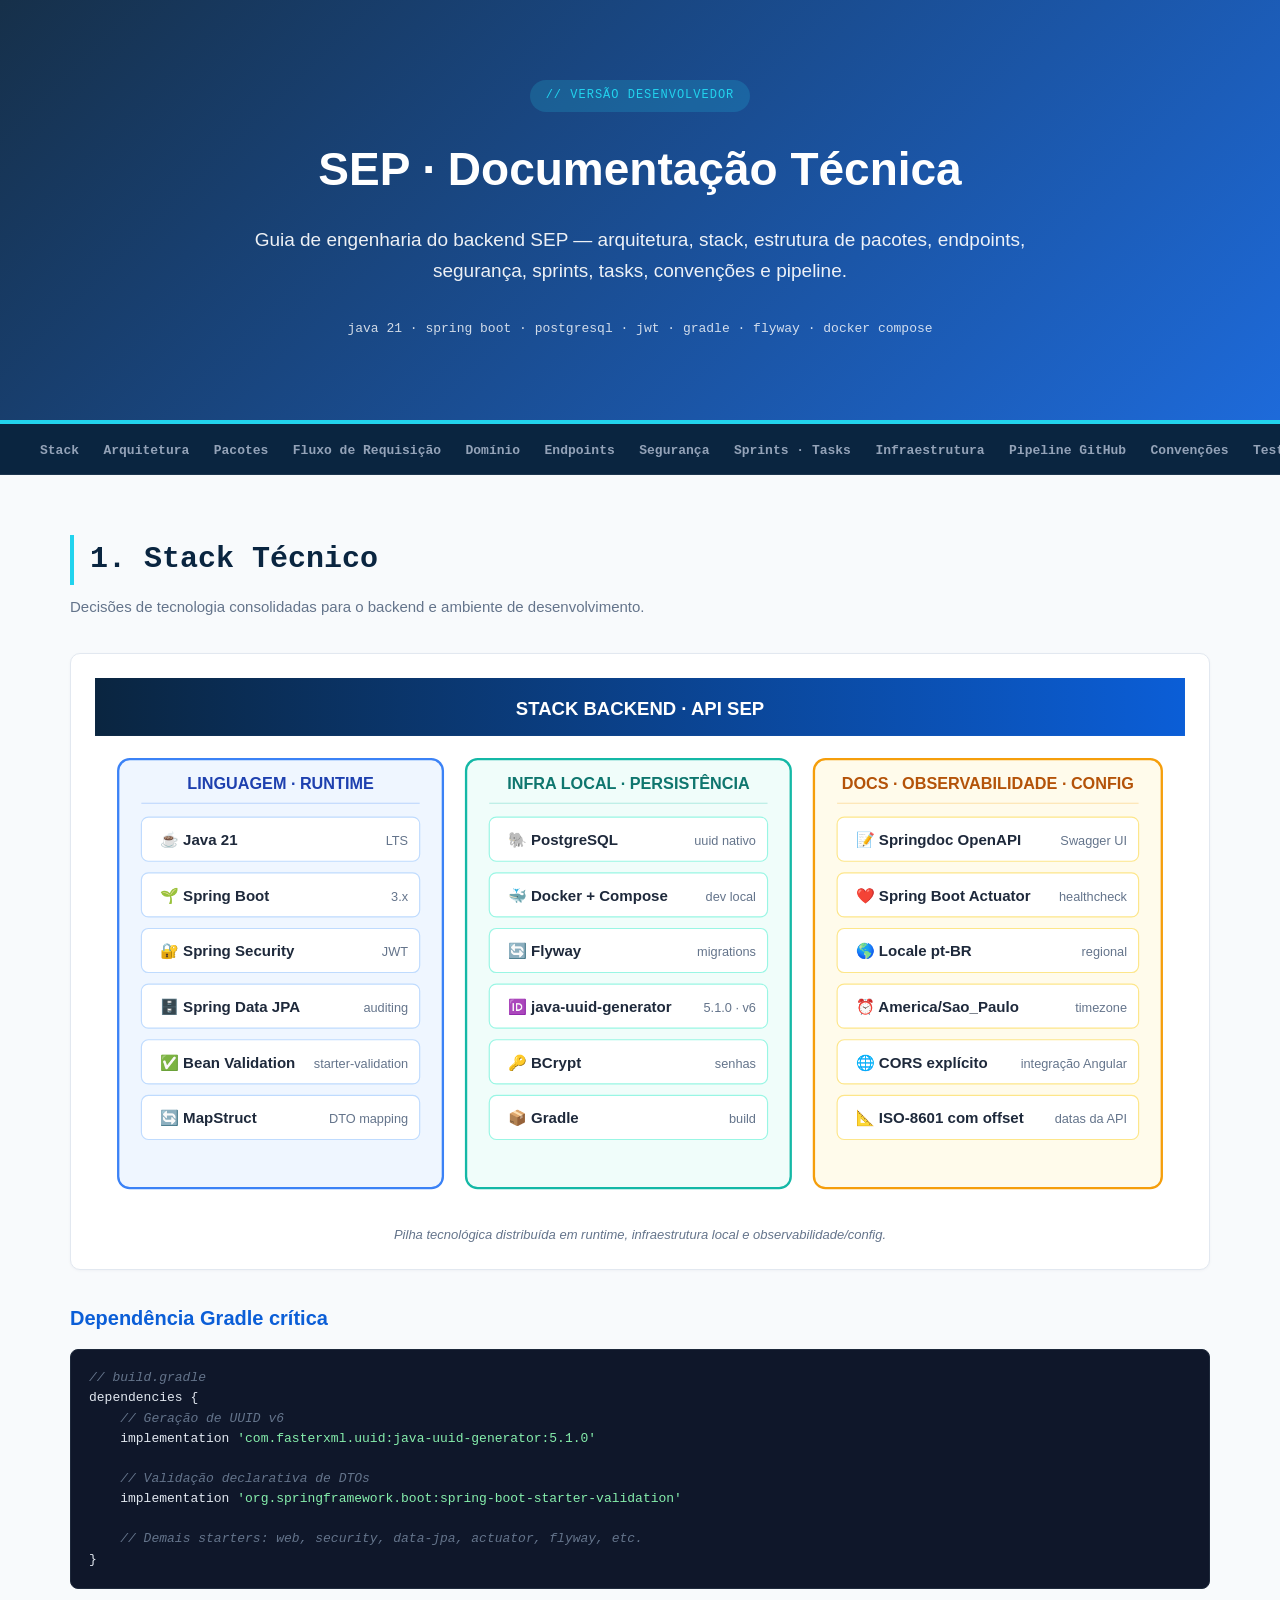
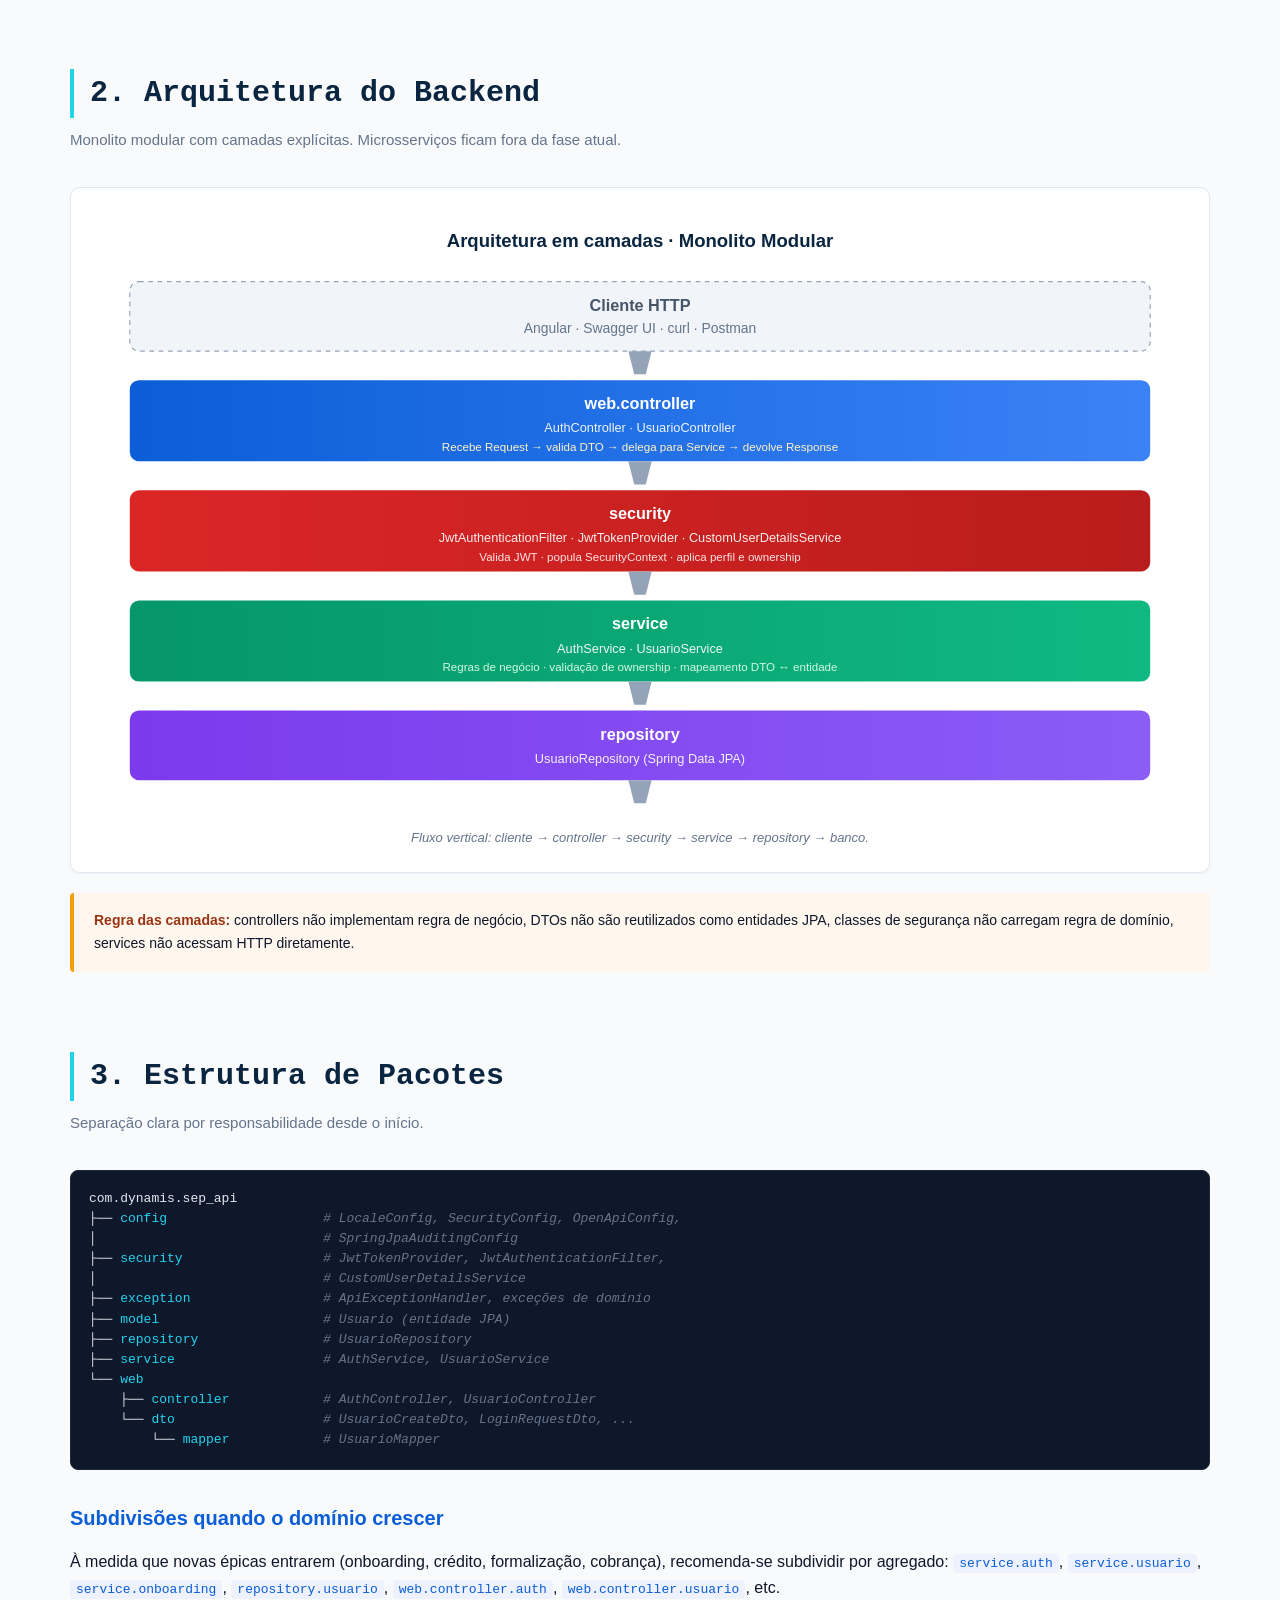
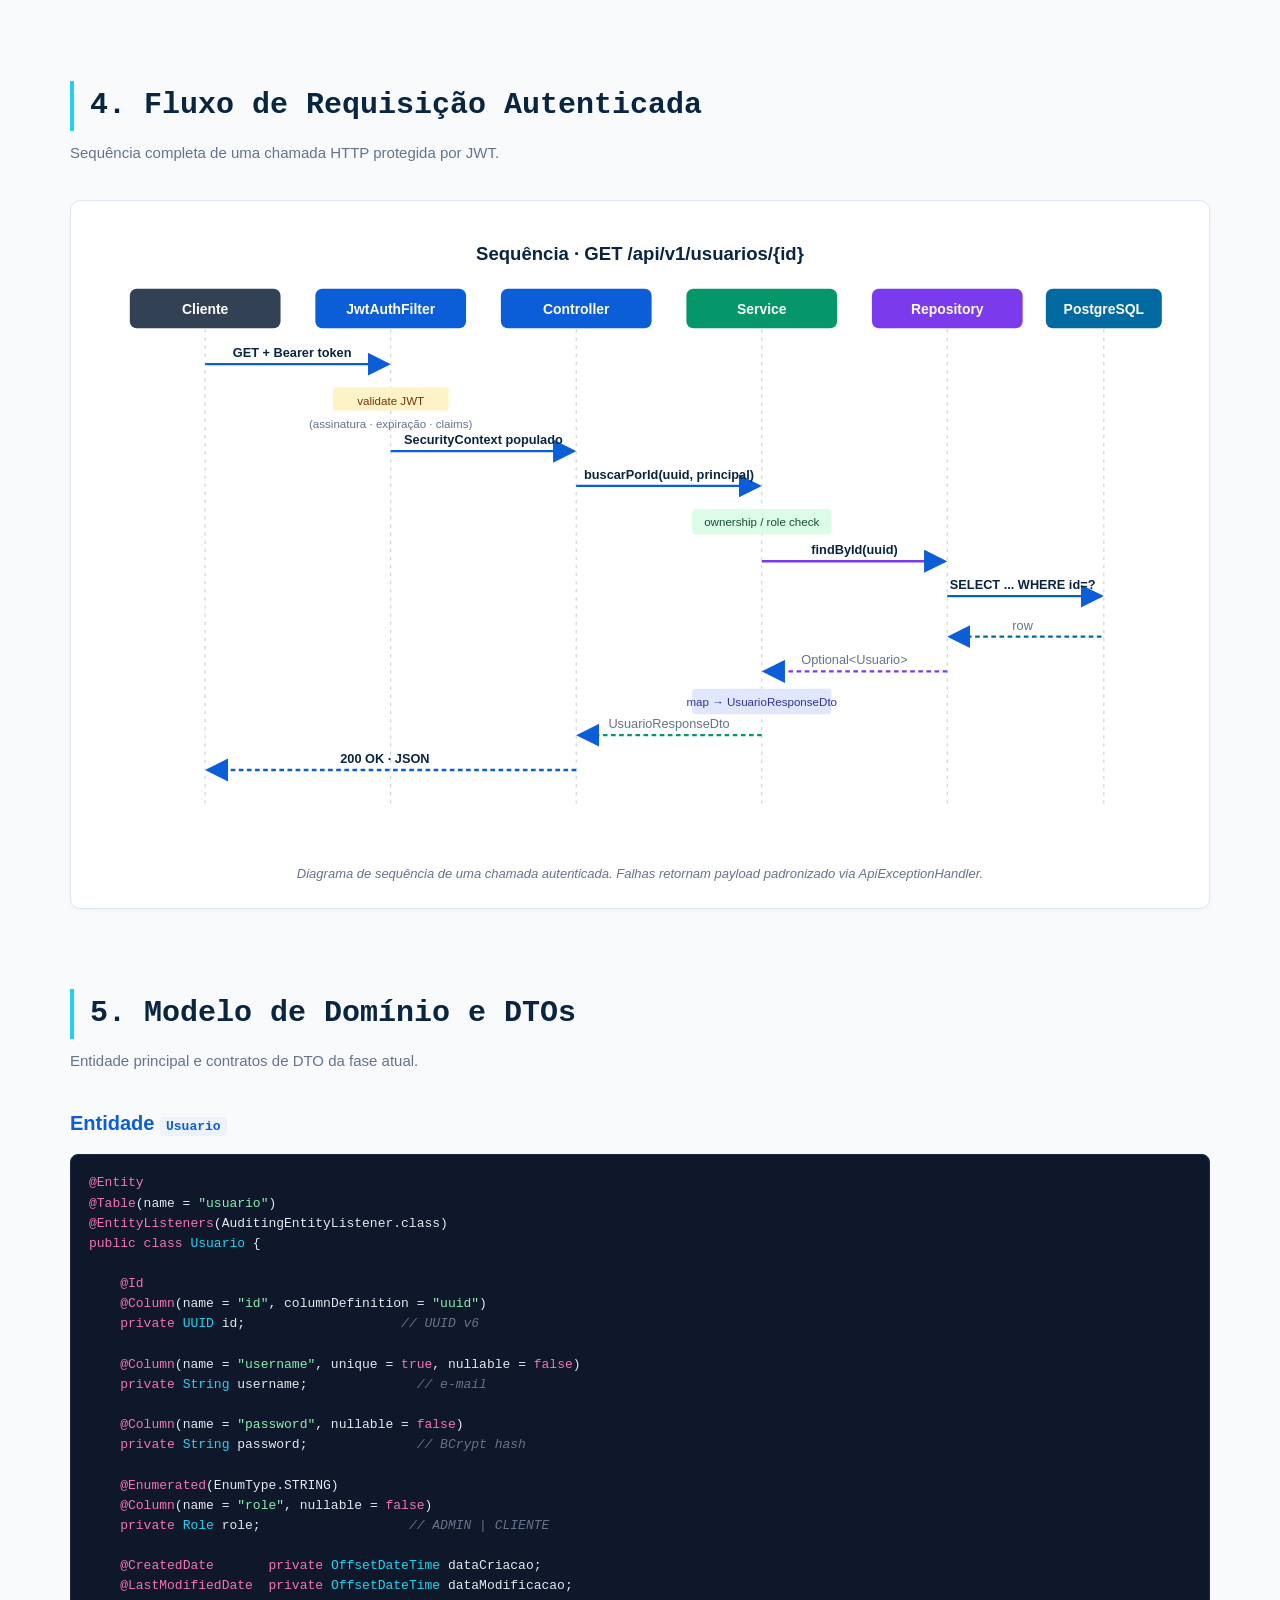
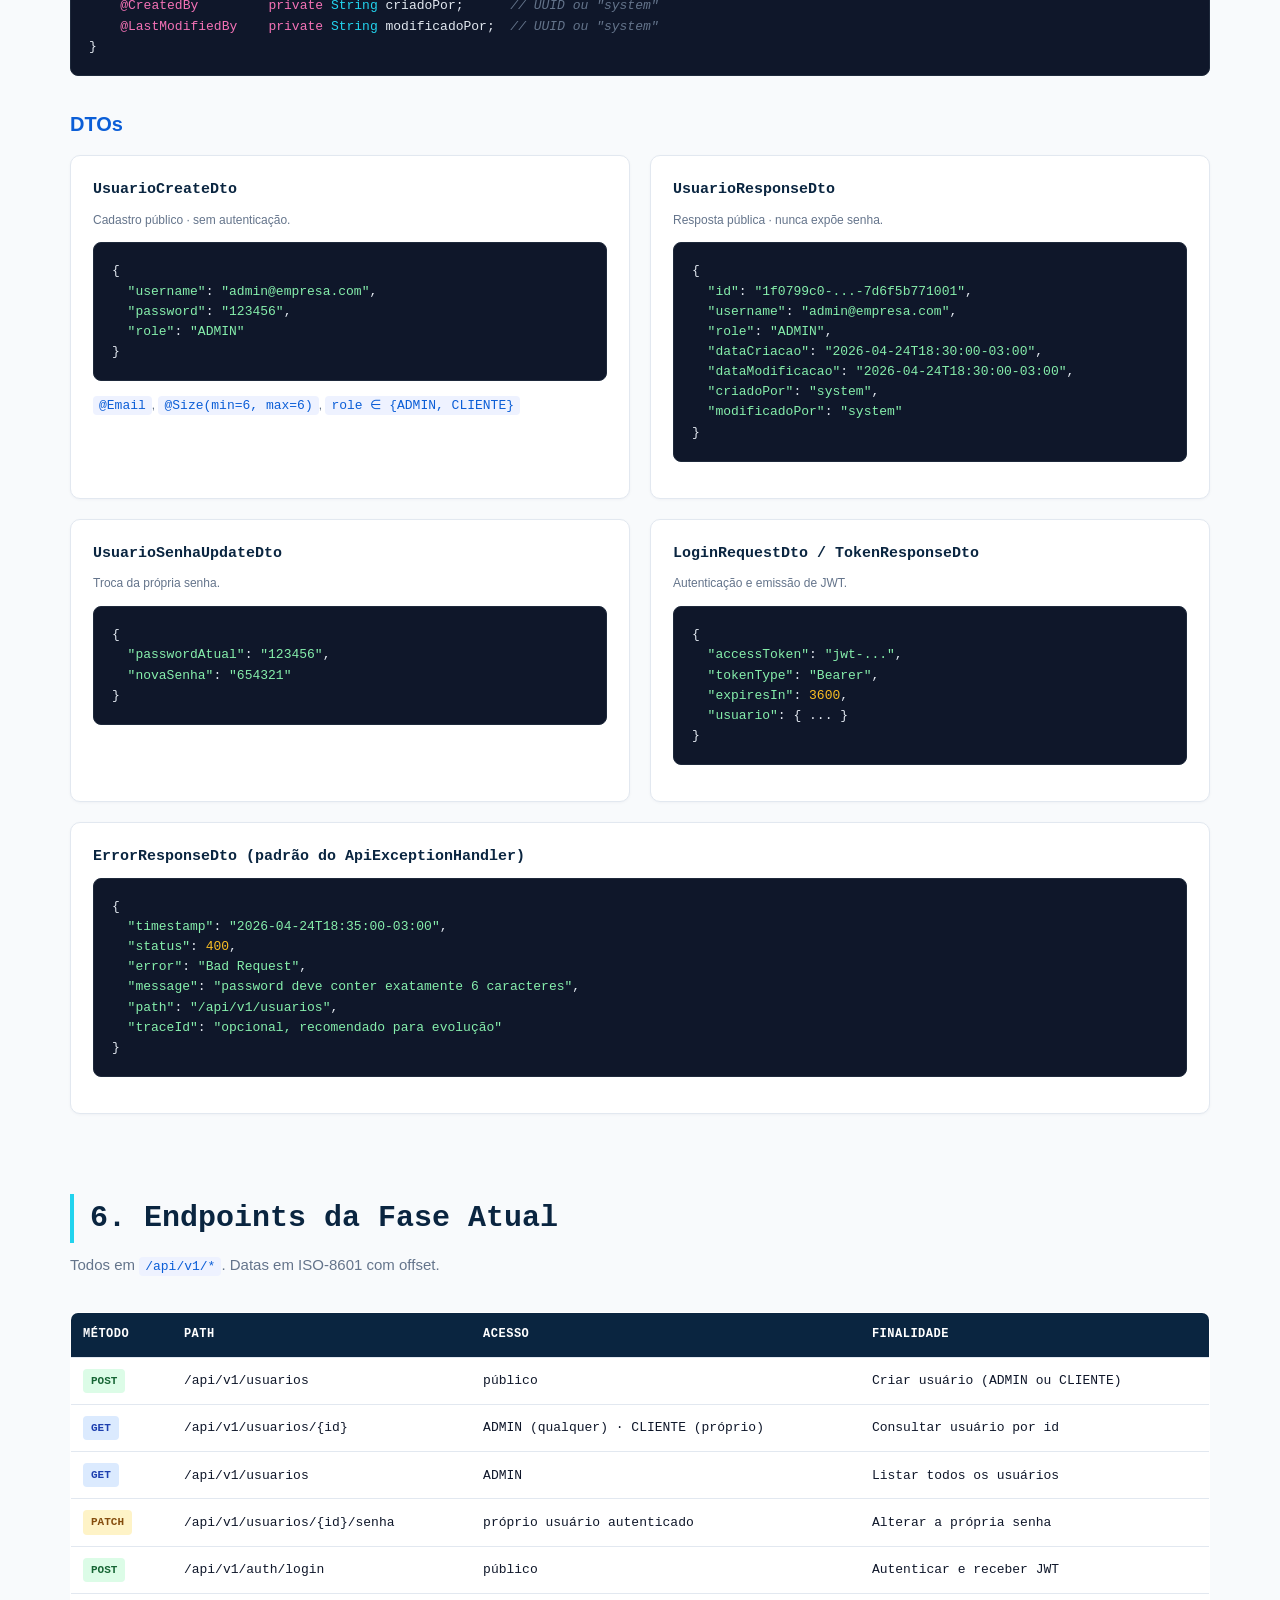
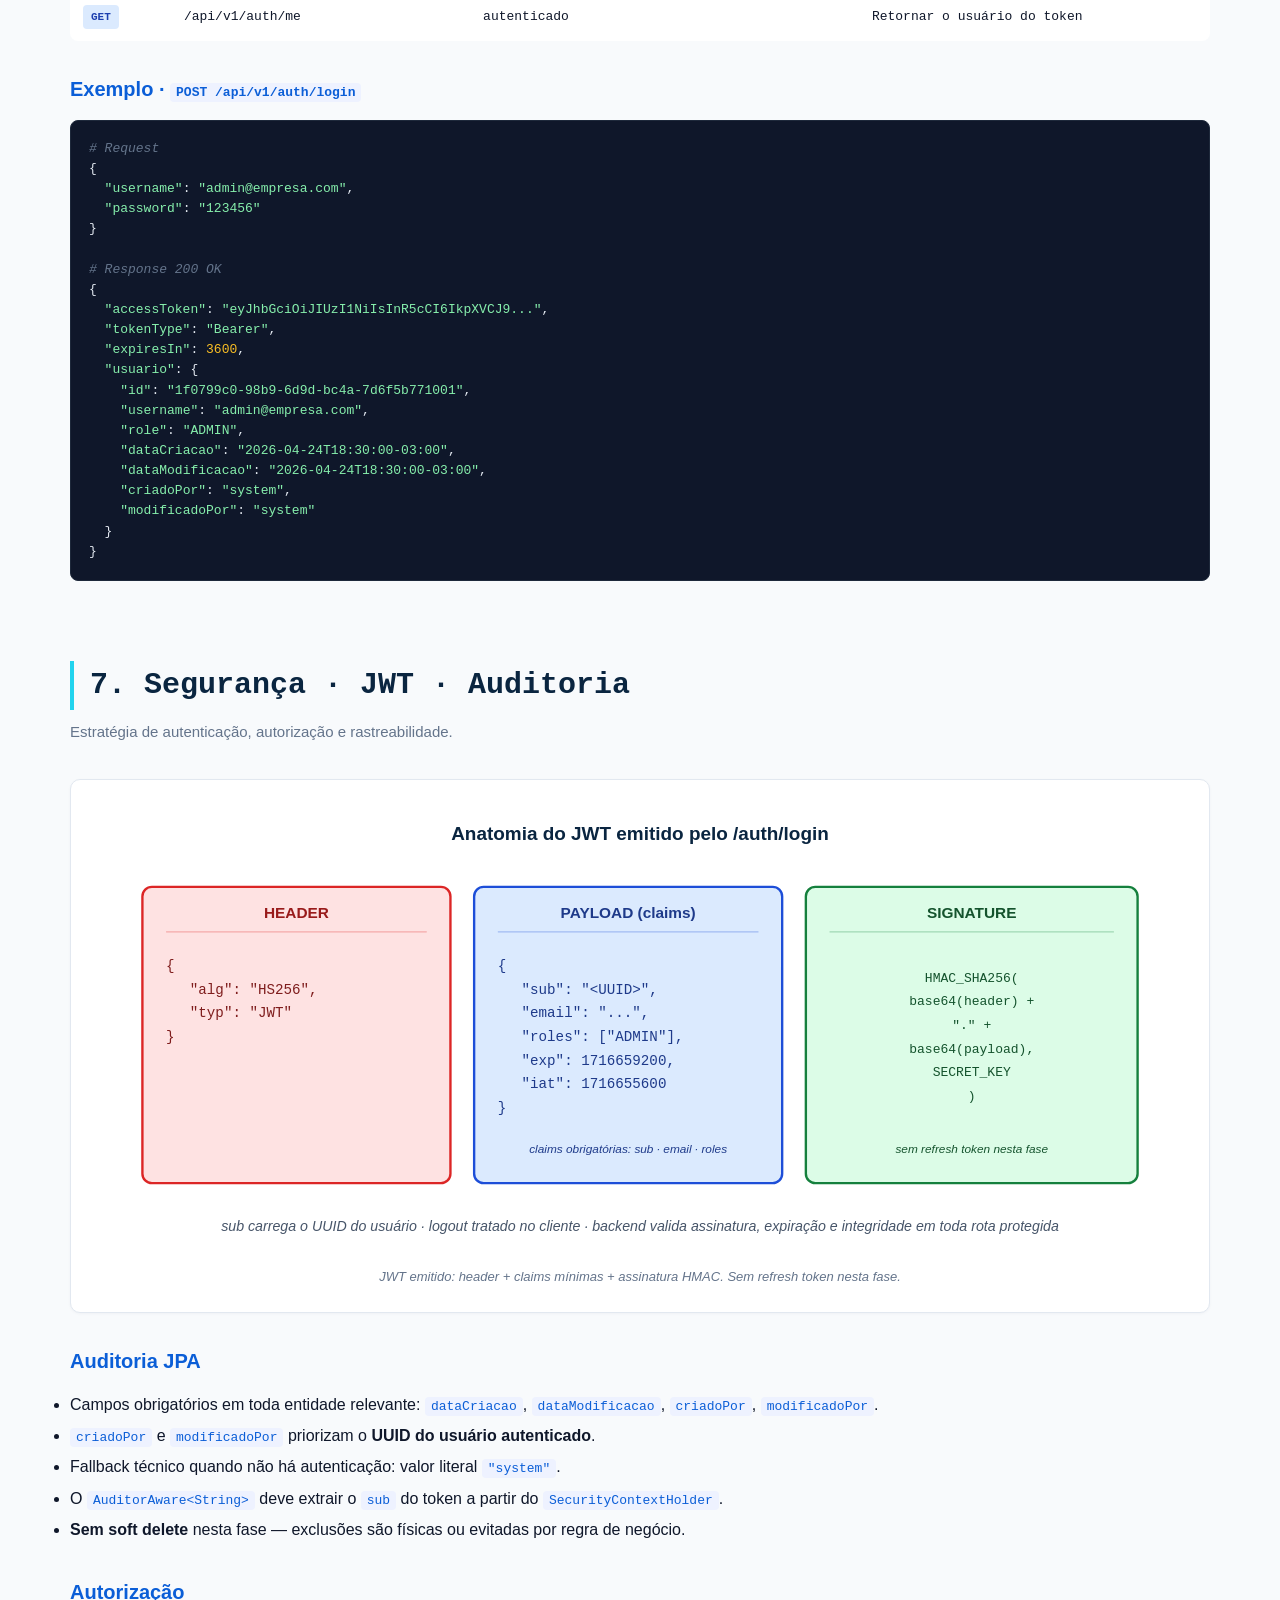
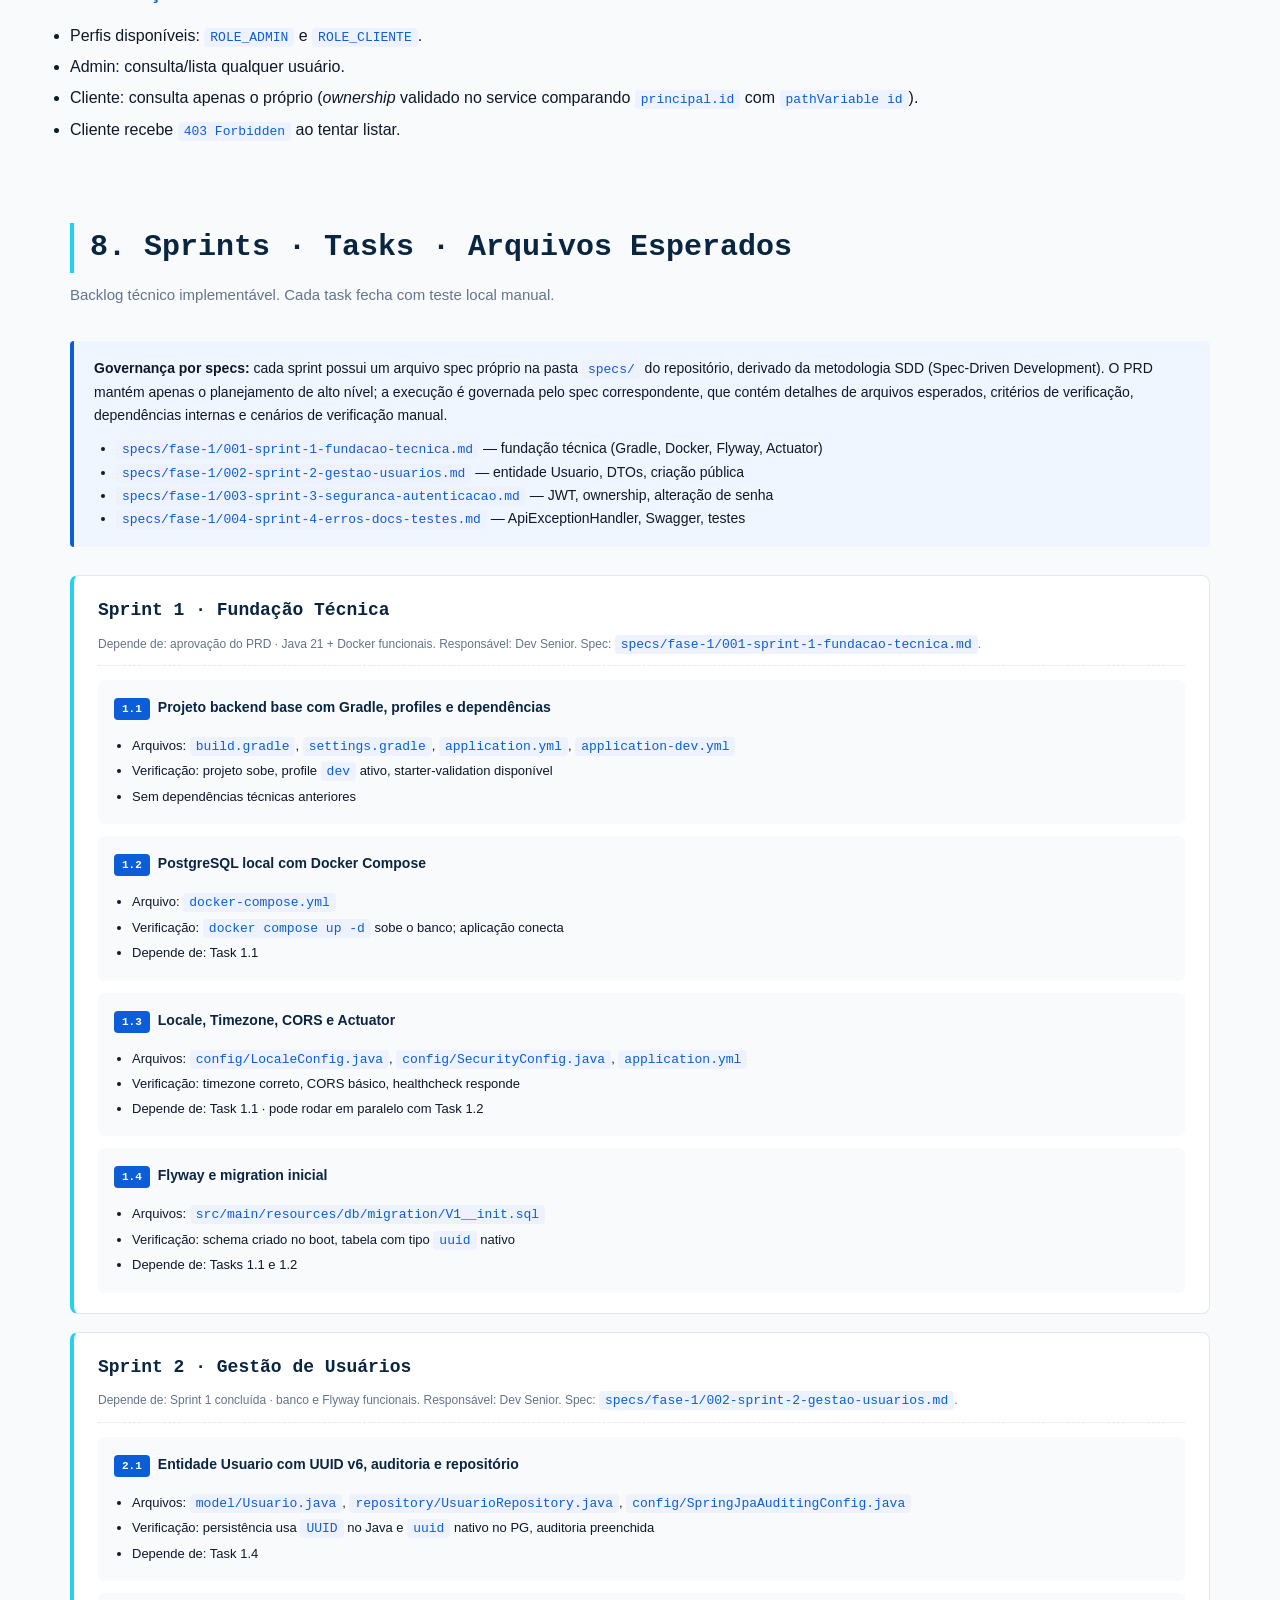
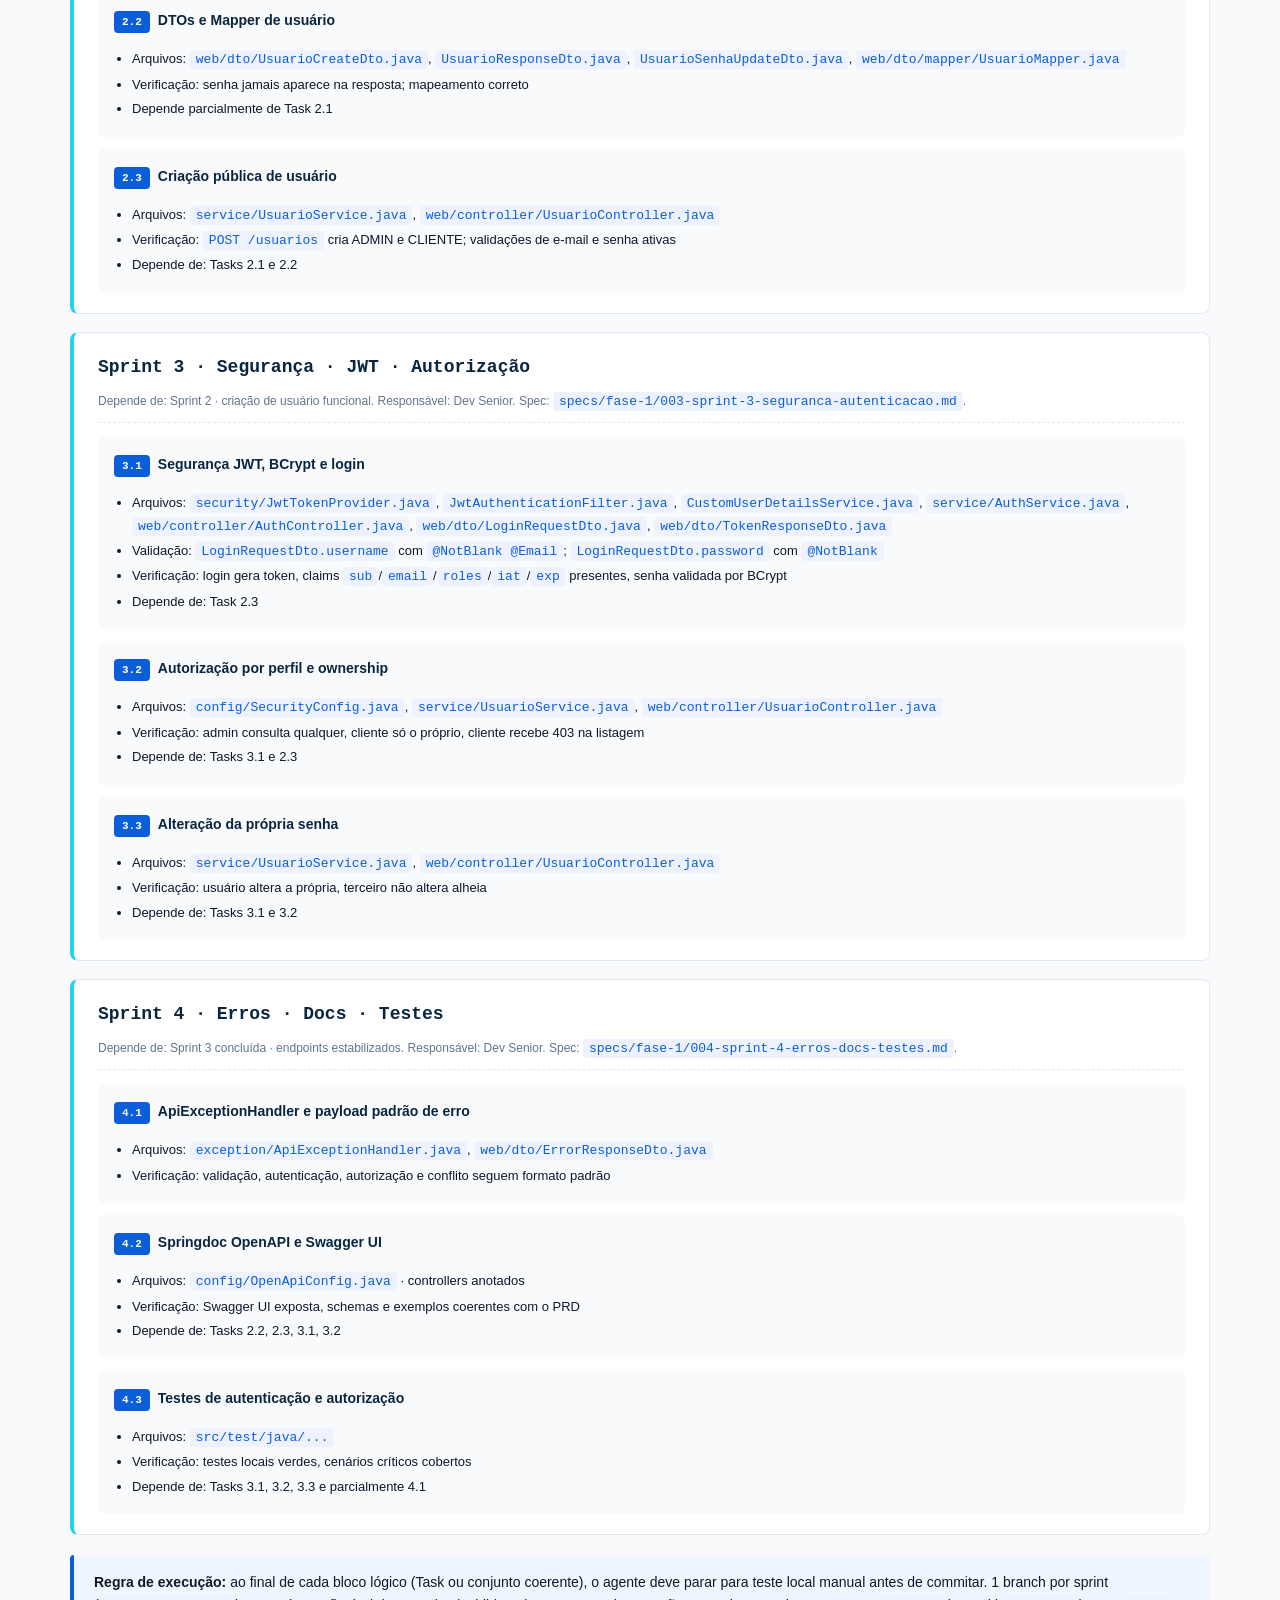
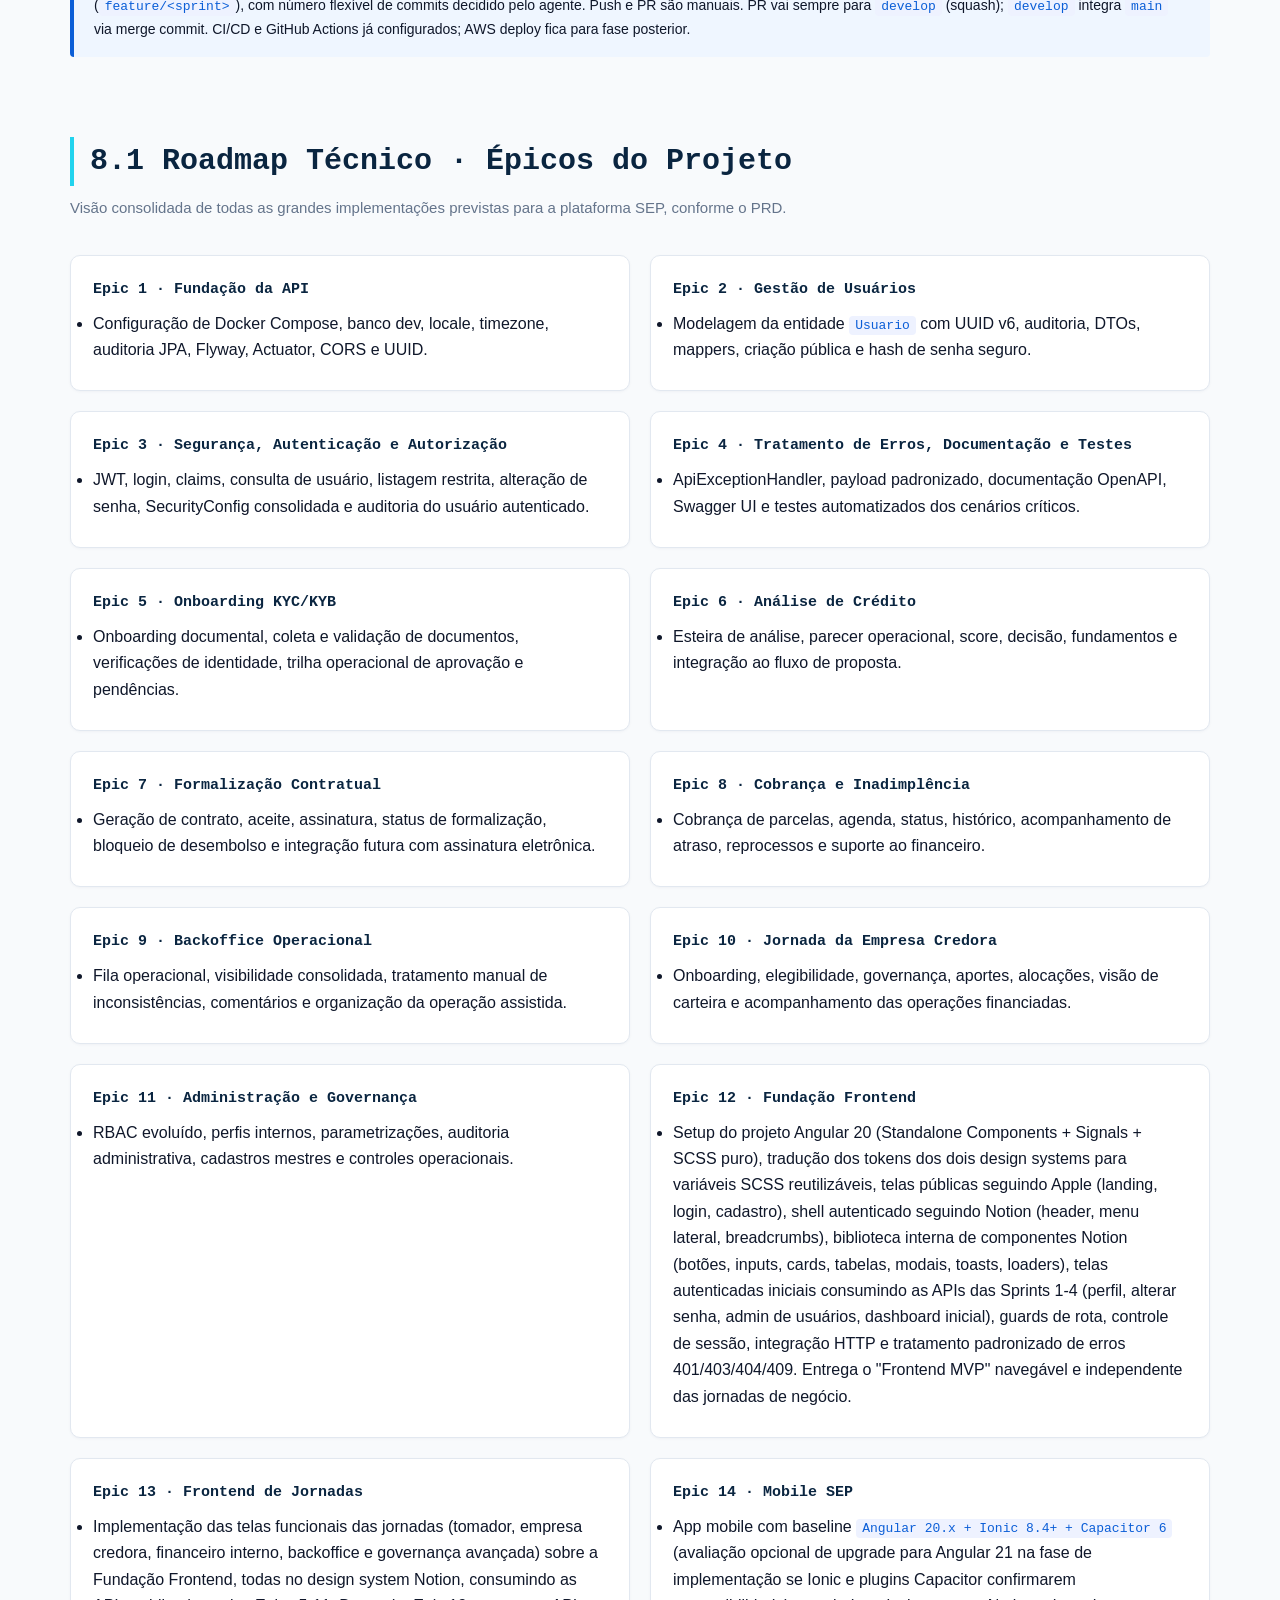
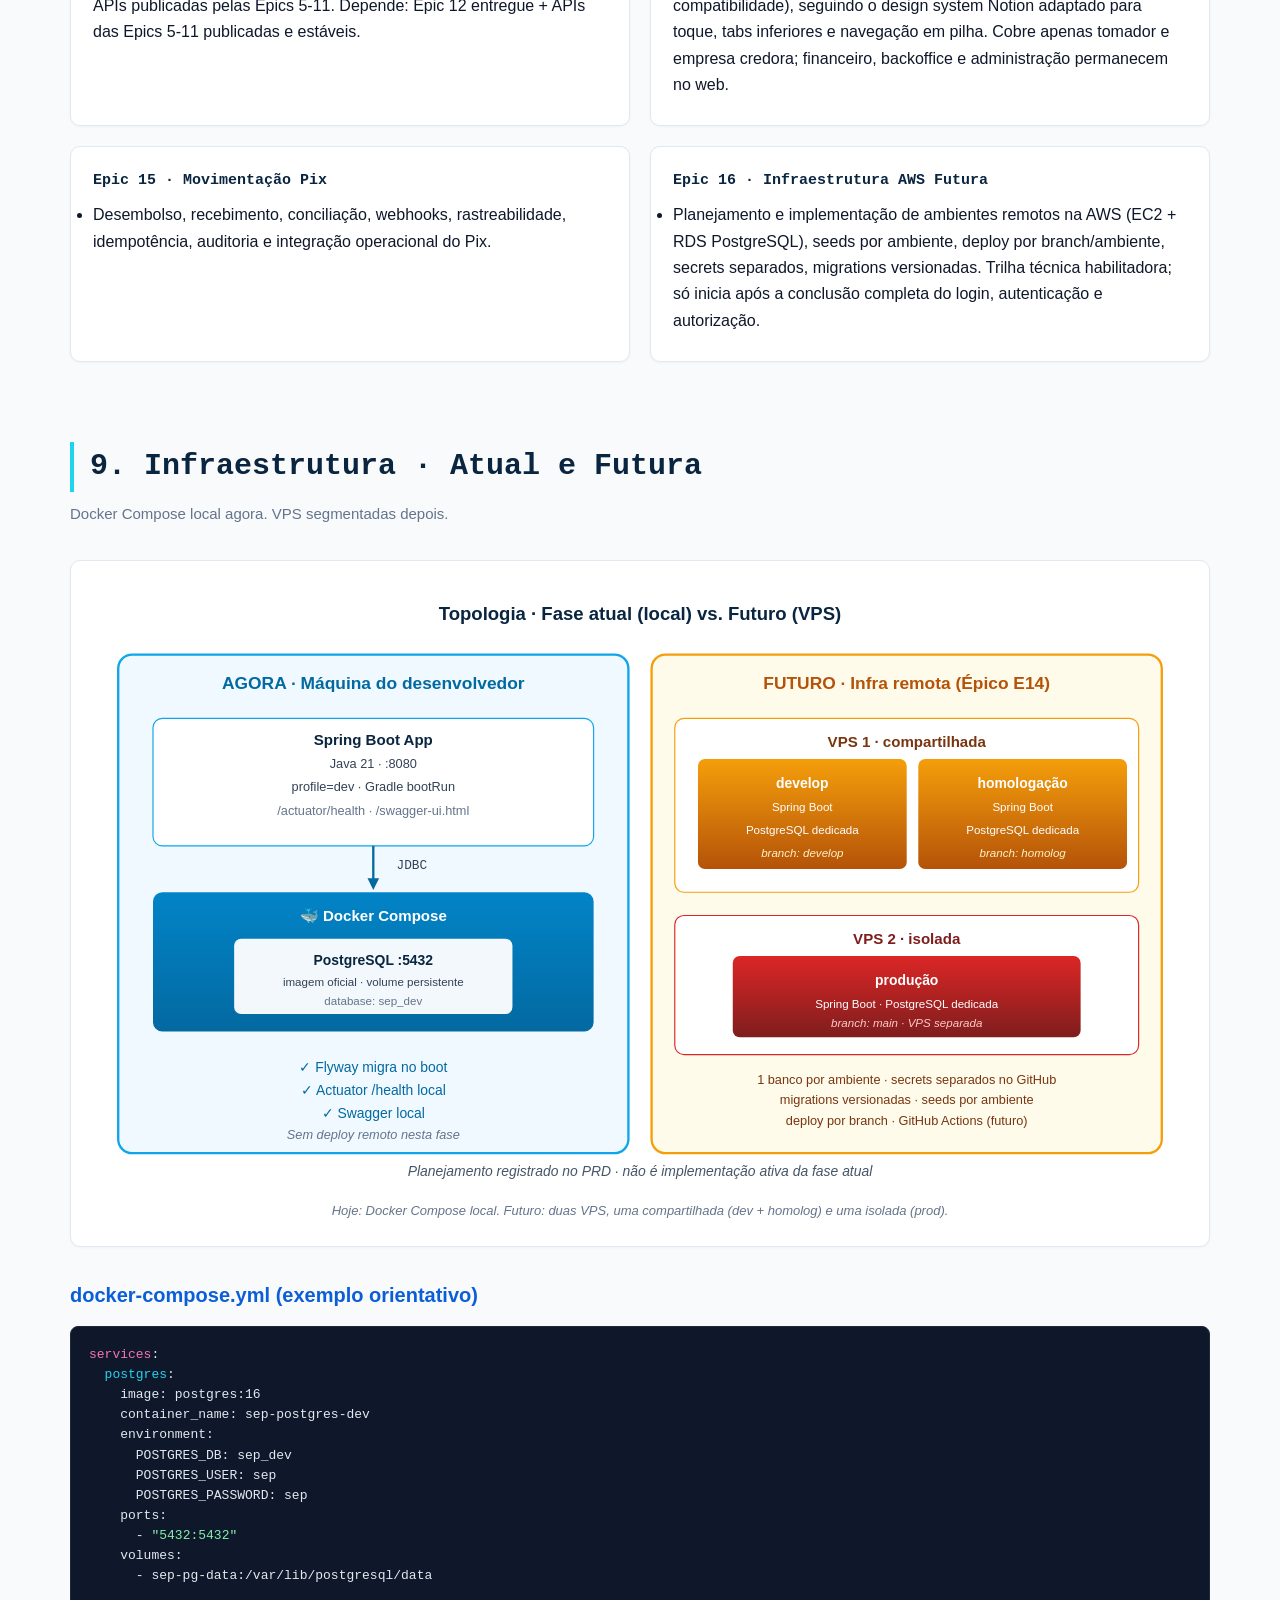
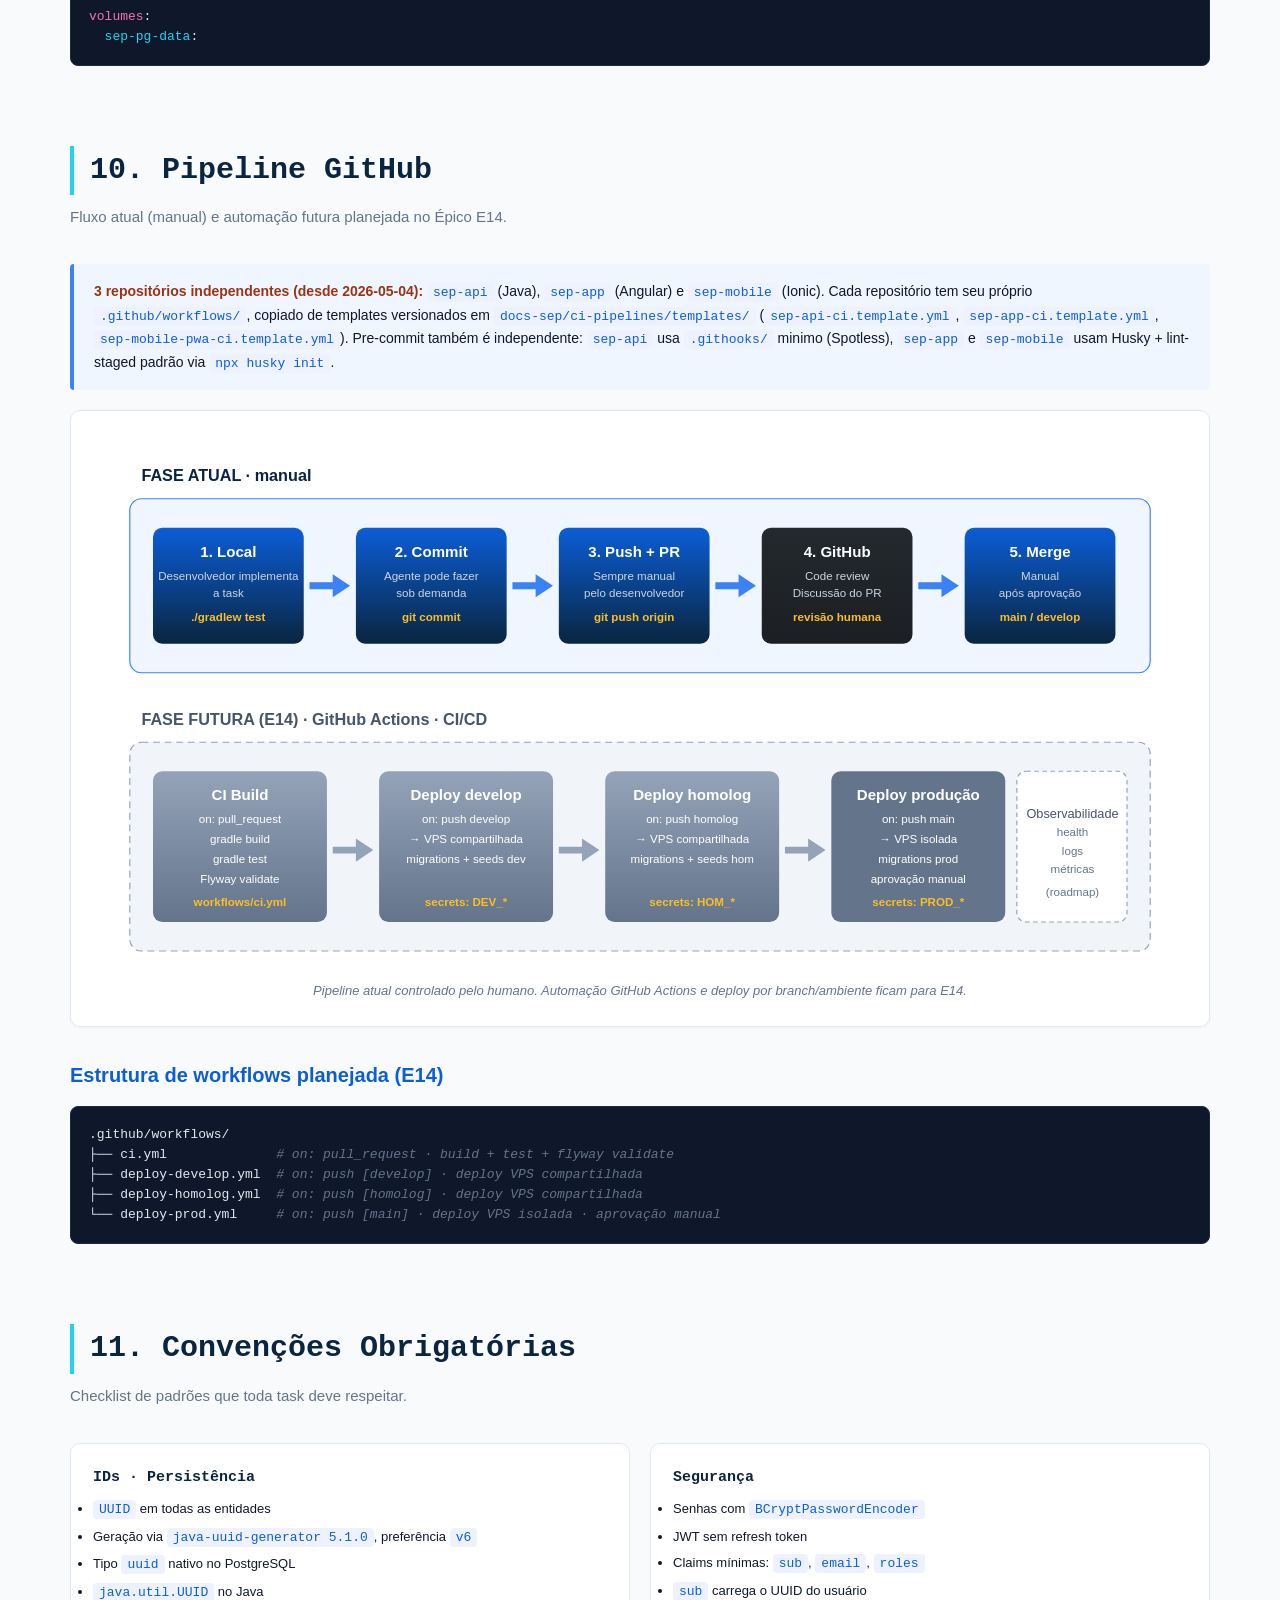
<file: docs-sep/documentacao-dev.html>
<!DOCTYPE html>
<html lang="pt-BR">
<head>
<meta charset="UTF-8">
<meta name="viewport" content="width=device-width, initial-scale=1.0">
<title>SEP - Documentação Técnica (Dev)</title>
<style>
  :root {
    --primary: #0b5ed7;
    --primary-light: #3b82f6;
    --primary-dark: #0a2540;
    --accent: #22d3ee;
    --accent-warm: #f59e0b;
    --success: #10b981;
    --danger: #ef4444;
    --bg: #0f172a;
    --bg-soft: #1e293b;
    --card: #ffffff;
    --text: #0f172a;
    --text-light: #e2e8f0;
    --muted: #64748b;
    --border: #e2e8f0;
    --code-bg: #0f172a;
    --code-text: #e2e8f0;
  }
  * { box-sizing: border-box; margin: 0; padding: 0; }
  body {
    font-family: -apple-system, BlinkMacSystemFont, "Segoe UI", Roboto, sans-serif;
    background: #f8fafc;
    color: var(--text);
    line-height: 1.65;
  }
  .hero {
    background:
      linear-gradient(135deg, rgba(10,37,64,0.95) 0%, rgba(11,94,215,0.92) 100%),
      repeating-linear-gradient(45deg, transparent, transparent 10px, rgba(255,255,255,0.03) 10px, rgba(255,255,255,0.03) 20px);
    color: white;
    padding: 80px 40px;
    text-align: center;
    border-bottom: 4px solid var(--accent);
  }
  .hero .badge {
    display: inline-block;
    background: rgba(34,211,238,0.18);
    color: var(--accent);
    padding: 6px 16px;
    border-radius: 20px;
    font-size: 12px;
    letter-spacing: 1px;
    margin-bottom: 20px;
    font-family: 'SF Mono', Menlo, Consolas, monospace;
  }
  .hero h1 { font-size: 46px; font-weight: 800; margin-bottom: 16px; }
  .hero p { font-size: 19px; opacity: 0.92; max-width: 800px; margin: 0 auto; }
  .hero .meta {
    margin-top: 32px;
    font-size: 13px;
    opacity: 0.8;
    font-family: 'SF Mono', Menlo, Consolas, monospace;
  }
  .nav {
    position: sticky;
    top: 0;
    background: var(--primary-dark);
    padding: 12px 40px;
    z-index: 100;
    overflow-x: auto;
    white-space: nowrap;
    border-bottom: 1px solid rgba(255,255,255,0.08);
  }
  .nav a {
    color: #94a3b8;
    text-decoration: none;
    font-size: 13px;
    font-weight: 600;
    margin-right: 20px;
    padding: 6px 0;
    border-bottom: 2px solid transparent;
    transition: all 0.2s;
    font-family: 'SF Mono', Menlo, Consolas, monospace;
  }
  .nav a:hover { color: var(--accent); border-bottom-color: var(--accent); }
  .container { max-width: 1220px; margin: 0 auto; padding: 60px 40px; }
  section { margin-bottom: 80px; }
  section h2 {
    font-size: 30px;
    color: var(--primary-dark);
    margin-bottom: 10px;
    border-left: 4px solid var(--accent);
    padding-left: 16px;
    font-family: 'SF Mono', Menlo, Consolas, monospace;
    font-weight: 700;
  }
  section .subtitle { font-size: 15px; color: var(--muted); margin-bottom: 34px; }
  h3 { font-size: 20px; color: var(--primary); margin: 32px 0 14px; }
  h4 { font-size: 16px; color: var(--primary-dark); margin: 20px 0 8px; }
  p { margin-bottom: 12px; }
  code {
    font-family: 'SF Mono', Menlo, Consolas, monospace;
    font-size: 13px;
    background: #eef2ff;
    color: var(--primary);
    padding: 2px 6px;
    border-radius: 4px;
  }
  pre {
    background: var(--code-bg);
    color: var(--code-text);
    padding: 18px;
    border-radius: 8px;
    overflow-x: auto;
    font-size: 13px;
    line-height: 1.55;
    border: 1px solid #1e293b;
    margin: 14px 0;
    font-family: 'SF Mono', Menlo, Consolas, monospace;
  }
  pre code { background: transparent; color: inherit; padding: 0; font-size: 13px; }
  pre .kw { color: #f472b6; }
  pre .str { color: #86efac; }
  pre .com { color: #64748b; font-style: italic; }
  pre .num { color: #fbbf24; }
  pre .ty { color: #22d3ee; }
  .grid { display: grid; gap: 20px; }
  .grid-2 { grid-template-columns: repeat(2, 1fr); }
  .grid-3 { grid-template-columns: repeat(3, 1fr); }
  .grid-4 { grid-template-columns: repeat(4, 1fr); }
  @media (max-width: 900px) {
    .grid-2, .grid-3, .grid-4 { grid-template-columns: 1fr; }
    .hero h1 { font-size: 32px; }
  }
  .card {
    background: var(--card);
    border: 1px solid var(--border);
    border-radius: 10px;
    padding: 22px;
    box-shadow: 0 1px 3px rgba(15,30,74,0.04);
  }
  .card h4 {
    font-size: 15px;
    margin-top: 0;
    color: var(--primary-dark);
    font-family: 'SF Mono', Menlo, Consolas, monospace;
  }
  .card .small { font-size: 12px; color: var(--muted); }
  .diagram-wrapper {
    background: var(--card);
    border: 1px solid var(--border);
    border-radius: 10px;
    padding: 24px;
    overflow-x: auto;
    box-shadow: 0 1px 3px rgba(15,30,74,0.04);
  }
  .diagram-wrapper svg { display: block; margin: 0 auto; max-width: 100%; height: auto; }
  .caption {
    text-align: center;
    color: var(--muted);
    font-size: 13px;
    margin-top: 12px;
    font-style: italic;
  }
  table {
    width: 100%;
    border-collapse: collapse;
    background: var(--card);
    border-radius: 8px;
    overflow: hidden;
    border: 1px solid var(--border);
    font-size: 13px;
    font-family: 'SF Mono', Menlo, Consolas, monospace;
  }
  th {
    background: var(--primary-dark);
    color: white;
    padding: 12px;
    text-align: left;
    font-size: 12px;
    letter-spacing: 0.5px;
    text-transform: uppercase;
  }
  td { padding: 11px 12px; border-top: 1px solid var(--border); }
  tr:hover td { background: #f8fafc; }
  .badge-inline {
    display: inline-block;
    font-size: 11px;
    font-weight: 700;
    padding: 3px 8px;
    border-radius: 4px;
    margin-right: 6px;
    font-family: 'SF Mono', Menlo, Consolas, monospace;
  }
  .bg-get { background: #dbeafe; color: #1e40af; }
  .bg-post { background: #dcfce7; color: #166534; }
  .bg-patch { background: #fef3c7; color: #854d0e; }
  .bg-del { background: #fee2e2; color: #991b1b; }
  .sprint-block {
    background: white;
    border: 1px solid var(--border);
    border-left: 4px solid var(--accent);
    border-radius: 8px;
    padding: 20px 24px;
    margin-bottom: 18px;
  }
  .sprint-block .sprint-title {
    font-size: 18px;
    font-weight: 700;
    color: var(--primary-dark);
    margin-bottom: 8px;
    font-family: 'SF Mono', Menlo, Consolas, monospace;
  }
  .sprint-block .deps {
    font-size: 12px;
    color: var(--muted);
    margin-bottom: 14px;
    padding-bottom: 10px;
    border-bottom: 1px dashed var(--border);
  }
  .task {
    background: #f8fafc;
    border-radius: 6px;
    padding: 14px 16px;
    margin-top: 12px;
  }
  .task .task-num {
    display: inline-block;
    background: var(--primary);
    color: white;
    font-size: 11px;
    font-weight: 700;
    padding: 2px 8px;
    border-radius: 4px;
    margin-right: 8px;
    font-family: 'SF Mono', Menlo, Consolas, monospace;
  }
  .task h5 { font-size: 14px; color: var(--primary-dark); margin-bottom: 8px; display: inline-block; }
  .task ul { margin: 8px 0 0 18px; font-size: 13px; }
  .task ul li { margin-bottom: 3px; }
  .alert {
    background: #fff7ed;
    border-left: 4px solid var(--accent-warm);
    padding: 16px 20px;
    border-radius: 4px;
    margin: 20px 0;
    font-size: 14px;
  }
  .alert strong { color: #9a3412; }
  .alert-info {
    background: #eff6ff;
    border-left: 4px solid var(--primary);
    padding: 16px 20px;
    border-radius: 4px;
    margin: 20px 0;
    font-size: 14px;
  }
  footer {
    background: var(--primary-dark);
    color: white;
    padding: 32px 40px;
    text-align: center;
    font-size: 13px;
    opacity: 0.92;
  }
  ul.list-sep li { margin-bottom: 5px; }
  .two-col-list { columns: 2; column-gap: 30px; }
  @media (max-width: 700px) { .two-col-list { columns: 1; } }
</style>
</head>
<body>

<div class="hero">
  <div class="badge">// VERSÃO DESENVOLVEDOR</div>
  <h1>SEP · Documentação Técnica</h1>
  <p>Guia de engenharia do backend SEP — arquitetura, stack, estrutura de pacotes, endpoints, segurança, sprints, tasks, convenções e pipeline.</p>
  <div class="meta">java 21 · spring boot · postgresql · jwt · gradle · flyway · docker compose</div>
</div>

<nav class="nav">
  <a href="#stack">Stack</a>
  <a href="#arquitetura">Arquitetura</a>
  <a href="#pacotes">Pacotes</a>
  <a href="#fluxo">Fluxo de Requisição</a>
  <a href="#dominio">Domínio</a>
  <a href="#endpoints">Endpoints</a>
  <a href="#seguranca">Segurança</a>
  <a href="#sprints">Sprints · Tasks</a>
  <a href="#infra">Infraestrutura</a>
  <a href="#pipeline">Pipeline GitHub</a>
  <a href="#convencoes">Convenções</a>
  <a href="#testes">Testes</a>
</nav>

<div class="container">

<section id="stack">
  <h2>1. Stack Técnico</h2>
  <div class="subtitle">Decisões de tecnologia consolidadas para o backend e ambiente de desenvolvimento.</div>

  <div class="diagram-wrapper">
    <svg viewBox="0 0 940 460" xmlns="http://www.w3.org/2000/svg">
      <defs>
        <linearGradient id="devStackHdr" x1="0" y1="0" x2="1" y2="0">
          <stop offset="0%" stop-color="#0a2540"/><stop offset="100%" stop-color="#0b5ed7"/>
        </linearGradient>
      </defs>
      <rect x="0" y="0" width="940" height="50" fill="url(#devStackHdr)"/>
      <text x="470" y="32" text-anchor="middle" fill="white" font-size="16" font-weight="700">STACK BACKEND · API SEP</text>

      <!-- Camada Runtime -->
      <rect x="20" y="70" width="280" height="370" rx="10" fill="#eff6ff" stroke="#3b82f6" stroke-width="2"/>
      <text x="160" y="96" text-anchor="middle" font-size="14" font-weight="700" fill="#1e40af">LINGUAGEM · RUNTIME</text>
      <line x1="40" y1="108" x2="280" y2="108" stroke="#3b82f6" stroke-opacity="0.3"/>

      <rect x="40" y="120" width="240" height="38" rx="6" fill="white" stroke="#bfdbfe"/>
      <text x="56" y="144" font-size="13" fill="#1e293b" font-weight="600">☕ Java 21</text>
      <text x="270" y="144" text-anchor="end" font-size="11" fill="#64748b">LTS</text>

      <rect x="40" y="168" width="240" height="38" rx="6" fill="white" stroke="#bfdbfe"/>
      <text x="56" y="192" font-size="13" fill="#1e293b" font-weight="600">🌱 Spring Boot</text>
      <text x="270" y="192" text-anchor="end" font-size="11" fill="#64748b">3.x</text>

      <rect x="40" y="216" width="240" height="38" rx="6" fill="white" stroke="#bfdbfe"/>
      <text x="56" y="240" font-size="13" fill="#1e293b" font-weight="600">🔐 Spring Security</text>
      <text x="270" y="240" text-anchor="end" font-size="11" fill="#64748b">JWT</text>

      <rect x="40" y="264" width="240" height="38" rx="6" fill="white" stroke="#bfdbfe"/>
      <text x="56" y="288" font-size="13" fill="#1e293b" font-weight="600">🗄️ Spring Data JPA</text>
      <text x="270" y="288" text-anchor="end" font-size="11" fill="#64748b">auditing</text>

      <rect x="40" y="312" width="240" height="38" rx="6" fill="white" stroke="#bfdbfe"/>
      <text x="56" y="336" font-size="13" fill="#1e293b" font-weight="600">✅ Bean Validation</text>
      <text x="270" y="336" text-anchor="end" font-size="11" fill="#64748b">starter-validation</text>

      <rect x="40" y="360" width="240" height="38" rx="6" fill="white" stroke="#bfdbfe"/>
      <text x="56" y="384" font-size="13" fill="#1e293b" font-weight="600">🔄 MapStruct</text>
      <text x="270" y="384" text-anchor="end" font-size="11" fill="#64748b">DTO mapping</text>

      <!-- Camada Infra -->
      <rect x="320" y="70" width="280" height="370" rx="10" fill="#f0fdfa" stroke="#14b8a6" stroke-width="2"/>
      <text x="460" y="96" text-anchor="middle" font-size="14" font-weight="700" fill="#0f766e">INFRA LOCAL · PERSISTÊNCIA</text>
      <line x1="340" y1="108" x2="580" y2="108" stroke="#14b8a6" stroke-opacity="0.3"/>

      <rect x="340" y="120" width="240" height="38" rx="6" fill="white" stroke="#99f6e4"/>
      <text x="356" y="144" font-size="13" fill="#1e293b" font-weight="600">🐘 PostgreSQL</text>
      <text x="570" y="144" text-anchor="end" font-size="11" fill="#64748b">uuid nativo</text>

      <rect x="340" y="168" width="240" height="38" rx="6" fill="white" stroke="#99f6e4"/>
      <text x="356" y="192" font-size="13" fill="#1e293b" font-weight="600">🐳 Docker + Compose</text>
      <text x="570" y="192" text-anchor="end" font-size="11" fill="#64748b">dev local</text>

      <rect x="340" y="216" width="240" height="38" rx="6" fill="white" stroke="#99f6e4"/>
      <text x="356" y="240" font-size="13" fill="#1e293b" font-weight="600">🔄 Flyway</text>
      <text x="570" y="240" text-anchor="end" font-size="11" fill="#64748b">migrations</text>

      <rect x="340" y="264" width="240" height="38" rx="6" fill="white" stroke="#99f6e4"/>
      <text x="356" y="288" font-size="13" fill="#1e293b" font-weight="600">🆔 java-uuid-generator</text>
      <text x="570" y="288" text-anchor="end" font-size="11" fill="#64748b">5.1.0 · v6</text>

      <rect x="340" y="312" width="240" height="38" rx="6" fill="white" stroke="#99f6e4"/>
      <text x="356" y="336" font-size="13" fill="#1e293b" font-weight="600">🔑 BCrypt</text>
      <text x="570" y="336" text-anchor="end" font-size="11" fill="#64748b">senhas</text>

      <rect x="340" y="360" width="240" height="38" rx="6" fill="white" stroke="#99f6e4"/>
      <text x="356" y="384" font-size="13" fill="#1e293b" font-weight="600">📦 Gradle</text>
      <text x="570" y="384" text-anchor="end" font-size="11" fill="#64748b">build</text>

      <!-- Camada Docs/Observabilidade -->
      <rect x="620" y="70" width="300" height="370" rx="10" fill="#fffbeb" stroke="#f59e0b" stroke-width="2"/>
      <text x="770" y="96" text-anchor="middle" font-size="14" font-weight="700" fill="#b45309">DOCS · OBSERVABILIDADE · CONFIG</text>
      <line x1="640" y1="108" x2="900" y2="108" stroke="#f59e0b" stroke-opacity="0.3"/>

      <rect x="640" y="120" width="260" height="38" rx="6" fill="white" stroke="#fde68a"/>
      <text x="656" y="144" font-size="13" fill="#1e293b" font-weight="600">📝 Springdoc OpenAPI</text>
      <text x="890" y="144" text-anchor="end" font-size="11" fill="#64748b">Swagger UI</text>

      <rect x="640" y="168" width="260" height="38" rx="6" fill="white" stroke="#fde68a"/>
      <text x="656" y="192" font-size="13" fill="#1e293b" font-weight="600">❤️ Spring Boot Actuator</text>
      <text x="890" y="192" text-anchor="end" font-size="11" fill="#64748b">healthcheck</text>

      <rect x="640" y="216" width="260" height="38" rx="6" fill="white" stroke="#fde68a"/>
      <text x="656" y="240" font-size="13" fill="#1e293b" font-weight="600">🌎 Locale pt-BR</text>
      <text x="890" y="240" text-anchor="end" font-size="11" fill="#64748b">regional</text>

      <rect x="640" y="264" width="260" height="38" rx="6" fill="white" stroke="#fde68a"/>
      <text x="656" y="288" font-size="13" fill="#1e293b" font-weight="600">⏰ America/Sao_Paulo</text>
      <text x="890" y="288" text-anchor="end" font-size="11" fill="#64748b">timezone</text>

      <rect x="640" y="312" width="260" height="38" rx="6" fill="white" stroke="#fde68a"/>
      <text x="656" y="336" font-size="13" fill="#1e293b" font-weight="600">🌐 CORS explícito</text>
      <text x="890" y="336" text-anchor="end" font-size="11" fill="#64748b">integração Angular</text>

      <rect x="640" y="360" width="260" height="38" rx="6" fill="white" stroke="#fde68a"/>
      <text x="656" y="384" font-size="13" fill="#1e293b" font-weight="600">📐 ISO-8601 com offset</text>
      <text x="890" y="384" text-anchor="end" font-size="11" fill="#64748b">datas da API</text>
    </svg>
    <div class="caption">Pilha tecnológica distribuída em runtime, infraestrutura local e observabilidade/config.</div>
  </div>

  <h3>Dependência Gradle crítica</h3>
  <pre><code><span class="com">// build.gradle</span>
dependencies {
    <span class="com">// Geração de UUID v6</span>
    implementation <span class="str">'com.fasterxml.uuid:java-uuid-generator:5.1.0'</span>

    <span class="com">// Validação declarativa de DTOs</span>
    implementation <span class="str">'org.springframework.boot:spring-boot-starter-validation'</span>

    <span class="com">// Demais starters: web, security, data-jpa, actuator, flyway, etc.</span>
}</code></pre>
</section>

<section id="arquitetura">
  <h2>2. Arquitetura do Backend</h2>
  <div class="subtitle">Monolito modular com camadas explícitas. Microsserviços ficam fora da fase atual.</div>

  <div class="diagram-wrapper">
    <svg viewBox="0 0 940 520" xmlns="http://www.w3.org/2000/svg">
      <defs>
        <linearGradient id="layerWeb" x1="0" y1="0" x2="1" y2="0">
          <stop offset="0%" stop-color="#0b5ed7"/><stop offset="100%" stop-color="#3b82f6"/>
        </linearGradient>
        <linearGradient id="layerSec" x1="0" y1="0" x2="1" y2="0">
          <stop offset="0%" stop-color="#dc2626"/><stop offset="100%" stop-color="#b91c1c"/>
        </linearGradient>
        <linearGradient id="layerSvc" x1="0" y1="0" x2="1" y2="0">
          <stop offset="0%" stop-color="#059669"/><stop offset="100%" stop-color="#10b981"/>
        </linearGradient>
        <linearGradient id="layerRep" x1="0" y1="0" x2="1" y2="0">
          <stop offset="0%" stop-color="#7c3aed"/><stop offset="100%" stop-color="#8b5cf6"/>
        </linearGradient>
        <linearGradient id="layerDb" x1="0" y1="0" x2="1" y2="0">
          <stop offset="0%" stop-color="#0369a1"/><stop offset="100%" stop-color="#0284c7"/>
        </linearGradient>
      </defs>

      <text x="470" y="30" text-anchor="middle" font-size="16" font-weight="700" fill="#0a2540">Arquitetura em camadas · Monolito Modular</text>

      <!-- Cliente -->
      <rect x="30" y="60" width="880" height="60" rx="8" fill="#f1f5f9" stroke="#94a3b8" stroke-dasharray="4,4"/>
      <text x="470" y="85" text-anchor="middle" font-size="14" fill="#475569" font-weight="700">Cliente HTTP</text>
      <text x="470" y="104" text-anchor="middle" font-size="12" fill="#64748b">Angular · Swagger UI · curl · Postman</text>

      <!-- Seta -->
      <polygon points="460,120 480,120 475,140 465,140" fill="#94a3b8"/>

      <!-- Camada Web -->
      <rect x="30" y="145" width="880" height="70" rx="8" fill="url(#layerWeb)"/>
      <text x="470" y="170" text-anchor="middle" fill="white" font-size="14" font-weight="700">web.controller</text>
      <text x="470" y="190" text-anchor="middle" fill="white" font-size="11" opacity="0.92">AuthController · UsuarioController</text>
      <text x="470" y="206" text-anchor="middle" fill="#fef3c7" font-size="10">Recebe Request → valida DTO → delega para Service → devolve Response</text>

      <polygon points="460,215 480,215 475,235 465,235" fill="#94a3b8"/>

      <!-- Camada Segurança -->
      <rect x="30" y="240" width="880" height="70" rx="8" fill="url(#layerSec)"/>
      <text x="470" y="265" text-anchor="middle" fill="white" font-size="14" font-weight="700">security</text>
      <text x="470" y="285" text-anchor="middle" fill="white" font-size="11" opacity="0.92">JwtAuthenticationFilter · JwtTokenProvider · CustomUserDetailsService</text>
      <text x="470" y="301" text-anchor="middle" fill="#fee2e2" font-size="10">Valida JWT · popula SecurityContext · aplica perfil e ownership</text>

      <polygon points="460,310 480,310 475,330 465,330" fill="#94a3b8"/>

      <!-- Camada Service -->
      <rect x="30" y="335" width="880" height="70" rx="8" fill="url(#layerSvc)"/>
      <text x="470" y="360" text-anchor="middle" fill="white" font-size="14" font-weight="700">service</text>
      <text x="470" y="380" text-anchor="middle" fill="white" font-size="11" opacity="0.92">AuthService · UsuarioService</text>
      <text x="470" y="396" text-anchor="middle" fill="#d1fae5" font-size="10">Regras de negócio · validação de ownership · mapeamento DTO ↔ entidade</text>

      <polygon points="460,405 480,405 475,425 465,425" fill="#94a3b8"/>

      <!-- Camada Repository -->
      <rect x="30" y="430" width="880" height="60" rx="8" fill="url(#layerRep)"/>
      <text x="470" y="455" text-anchor="middle" fill="white" font-size="14" font-weight="700">repository</text>
      <text x="470" y="475" text-anchor="middle" fill="white" font-size="11" opacity="0.92">UsuarioRepository (Spring Data JPA)</text>

      <polygon points="460,490 480,490 475,510 465,510" fill="#94a3b8"/>

      <!-- DB -->
      <rect x="30" y="515" width="880" height="0" fill="transparent"/>
    </svg>
    <div class="caption">Fluxo vertical: cliente → controller → security → service → repository → banco.</div>
  </div>

  <div class="alert">
    <strong>Regra das camadas:</strong> controllers não implementam regra de negócio, DTOs não são reutilizados como entidades JPA, classes de segurança não carregam regra de domínio, services não acessam HTTP diretamente.
  </div>
</section>

<section id="pacotes">
  <h2>3. Estrutura de Pacotes</h2>
  <div class="subtitle">Separação clara por responsabilidade desde o início.</div>

  <pre><code>com.dynamis.sep_api
├── <span class="ty">config</span>                    <span class="com"># LocaleConfig, SecurityConfig, OpenApiConfig,</span>
│                             <span class="com"># SpringJpaAuditingConfig</span>
├── <span class="ty">security</span>                  <span class="com"># JwtTokenProvider, JwtAuthenticationFilter,</span>
│                             <span class="com"># CustomUserDetailsService</span>
├── <span class="ty">exception</span>                 <span class="com"># ApiExceptionHandler, exceções de domínio</span>
├── <span class="ty">model</span>                     <span class="com"># Usuario (entidade JPA)</span>
├── <span class="ty">repository</span>                <span class="com"># UsuarioRepository</span>
├── <span class="ty">service</span>                   <span class="com"># AuthService, UsuarioService</span>
└── <span class="ty">web</span>
    ├── <span class="ty">controller</span>            <span class="com"># AuthController, UsuarioController</span>
    └── <span class="ty">dto</span>                   <span class="com"># UsuarioCreateDto, LoginRequestDto, ...</span>
        └── <span class="ty">mapper</span>            <span class="com"># UsuarioMapper</span></code></pre>

  <h3>Subdivisões quando o domínio crescer</h3>
  <p>À medida que novas épicas entrarem (onboarding, crédito, formalização, cobrança), recomenda-se subdividir por agregado: <code>service.auth</code>, <code>service.usuario</code>, <code>service.onboarding</code>, <code>repository.usuario</code>, <code>web.controller.auth</code>, <code>web.controller.usuario</code>, etc.</p>
</section>

<section id="fluxo">
  <h2>4. Fluxo de Requisição Autenticada</h2>
  <div class="subtitle">Sequência completa de uma chamada HTTP protegida por JWT.</div>

  <div class="diagram-wrapper">
    <svg viewBox="0 0 940 540" xmlns="http://www.w3.org/2000/svg">
      <defs>
        <marker id="arrA" markerWidth="10" markerHeight="10" refX="9" refY="5" orient="auto">
          <path d="M0,0 L10,5 L0,10 z" fill="#0b5ed7"/>
        </marker>
      </defs>

      <text x="470" y="30" text-anchor="middle" font-size="16" font-weight="700" fill="#0a2540">Sequência · GET /api/v1/usuarios/{id}</text>

      <!-- Atores -->
      <g font-size="12" font-weight="700" fill="white" text-anchor="middle">
        <rect x="30" y="55" width="130" height="34" rx="6" fill="#334155"/>
        <text x="95" y="77">Cliente</text>
        <rect x="190" y="55" width="130" height="34" rx="6" fill="#0b5ed7"/>
        <text x="255" y="77">JwtAuthFilter</text>
        <rect x="350" y="55" width="130" height="34" rx="6" fill="#0b5ed7"/>
        <text x="415" y="77">Controller</text>
        <rect x="510" y="55" width="130" height="34" rx="6" fill="#059669"/>
        <text x="575" y="77">Service</text>
        <rect x="670" y="55" width="130" height="34" rx="6" fill="#7c3aed"/>
        <text x="735" y="77">Repository</text>
        <rect x="820" y="55" width="100" height="34" rx="6" fill="#0369a1"/>
        <text x="870" y="77">PostgreSQL</text>
      </g>

      <!-- Linhas verticais -->
      <g stroke="#cbd5e1" stroke-dasharray="3,4">
        <line x1="95" y1="90" x2="95" y2="500"/>
        <line x1="255" y1="90" x2="255" y2="500"/>
        <line x1="415" y1="90" x2="415" y2="500"/>
        <line x1="575" y1="90" x2="575" y2="500"/>
        <line x1="735" y1="90" x2="735" y2="500"/>
        <line x1="870" y1="90" x2="870" y2="500"/>
      </g>

      <!-- Passo 1: Request -->
      <line x1="95" y1="120" x2="253" y2="120" stroke="#0b5ed7" stroke-width="2" marker-end="url(#arrA)"/>
      <text x="170" y="114" text-anchor="middle" font-size="11" fill="#0a2540" font-weight="600">GET + Bearer token</text>

      <!-- Passo 2: valida JWT -->
      <rect x="205" y="140" width="100" height="20" rx="3" fill="#fef3c7"/>
      <text x="255" y="155" text-anchor="middle" font-size="10" fill="#78350f">validate JWT</text>
      <text x="255" y="175" text-anchor="middle" font-size="10" fill="#64748b">(assinatura · expiração · claims)</text>

      <!-- Passo 3: popula context → controller -->
      <line x1="255" y1="195" x2="413" y2="195" stroke="#0b5ed7" stroke-width="2" marker-end="url(#arrA)"/>
      <text x="335" y="189" text-anchor="middle" font-size="11" fill="#0a2540" font-weight="600">SecurityContext populado</text>

      <!-- Passo 4: Controller → Service -->
      <line x1="415" y1="225" x2="573" y2="225" stroke="#0b5ed7" stroke-width="2" marker-end="url(#arrA)"/>
      <text x="495" y="219" text-anchor="middle" font-size="11" fill="#0a2540" font-weight="600">buscarPorId(uuid, principal)</text>

      <!-- Passo 5: ownership check -->
      <rect x="515" y="245" width="120" height="22" rx="3" fill="#dcfce7"/>
      <text x="575" y="260" text-anchor="middle" font-size="10" fill="#14532d">ownership / role check</text>

      <!-- Passo 6: Service → Repo -->
      <line x1="575" y1="290" x2="733" y2="290" stroke="#7c3aed" stroke-width="2" marker-end="url(#arrA)"/>
      <text x="655" y="284" text-anchor="middle" font-size="11" fill="#0a2540" font-weight="600">findById(uuid)</text>

      <!-- Passo 7: Repo → DB -->
      <line x1="735" y1="320" x2="868" y2="320" stroke="#0369a1" stroke-width="2" marker-end="url(#arrA)"/>
      <text x="800" y="314" text-anchor="middle" font-size="11" fill="#0a2540" font-weight="600">SELECT ... WHERE id=?</text>

      <!-- Respostas -->
      <line x1="868" y1="355" x2="737" y2="355" stroke="#0369a1" stroke-width="2" stroke-dasharray="4,3" marker-end="url(#arrA)"/>
      <text x="800" y="349" text-anchor="middle" font-size="11" fill="#64748b">row</text>

      <line x1="735" y1="385" x2="577" y2="385" stroke="#7c3aed" stroke-width="2" stroke-dasharray="4,3" marker-end="url(#arrA)"/>
      <text x="655" y="379" text-anchor="middle" font-size="11" fill="#64748b">Optional&lt;Usuario&gt;</text>

      <!-- Mapper -->
      <rect x="515" y="400" width="120" height="22" rx="3" fill="#e0e7ff"/>
      <text x="575" y="415" text-anchor="middle" font-size="10" fill="#3730a3">map → UsuarioResponseDto</text>

      <line x1="575" y1="440" x2="417" y2="440" stroke="#059669" stroke-width="2" stroke-dasharray="4,3" marker-end="url(#arrA)"/>
      <text x="495" y="434" text-anchor="middle" font-size="11" fill="#64748b">UsuarioResponseDto</text>

      <line x1="415" y1="470" x2="97" y2="470" stroke="#0b5ed7" stroke-width="2" stroke-dasharray="4,3" marker-end="url(#arrA)"/>
      <text x="250" y="464" text-anchor="middle" font-size="11" fill="#0a2540" font-weight="600">200 OK · JSON</text>
    </svg>
    <div class="caption">Diagrama de sequência de uma chamada autenticada. Falhas retornam payload padronizado via ApiExceptionHandler.</div>
  </div>
</section>

<section id="dominio">
  <h2>5. Modelo de Domínio e DTOs</h2>
  <div class="subtitle">Entidade principal e contratos de DTO da fase atual.</div>

  <h3>Entidade <code>Usuario</code></h3>
  <pre><code><span class="kw">@Entity</span>
<span class="kw">@Table</span>(name = <span class="str">"usuario"</span>)
<span class="kw">@EntityListeners</span>(AuditingEntityListener.class)
<span class="kw">public class</span> <span class="ty">Usuario</span> {

    <span class="kw">@Id</span>
    <span class="kw">@Column</span>(name = <span class="str">"id"</span>, columnDefinition = <span class="str">"uuid"</span>)
    <span class="kw">private</span> <span class="ty">UUID</span> id;                    <span class="com">// UUID v6</span>

    <span class="kw">@Column</span>(name = <span class="str">"username"</span>, unique = <span class="kw">true</span>, nullable = <span class="kw">false</span>)
    <span class="kw">private</span> <span class="ty">String</span> username;              <span class="com">// e-mail</span>

    <span class="kw">@Column</span>(name = <span class="str">"password"</span>, nullable = <span class="kw">false</span>)
    <span class="kw">private</span> <span class="ty">String</span> password;              <span class="com">// BCrypt hash</span>

    <span class="kw">@Enumerated</span>(EnumType.STRING)
    <span class="kw">@Column</span>(name = <span class="str">"role"</span>, nullable = <span class="kw">false</span>)
    <span class="kw">private</span> <span class="ty">Role</span> role;                   <span class="com">// ADMIN | CLIENTE</span>

    <span class="kw">@CreatedDate</span>       <span class="kw">private</span> <span class="ty">OffsetDateTime</span> dataCriacao;
    <span class="kw">@LastModifiedDate</span>  <span class="kw">private</span> <span class="ty">OffsetDateTime</span> dataModificacao;
    <span class="kw">@CreatedBy</span>         <span class="kw">private</span> <span class="ty">String</span> criadoPor;      <span class="com">// UUID ou "system"</span>
    <span class="kw">@LastModifiedBy</span>    <span class="kw">private</span> <span class="ty">String</span> modificadoPor;  <span class="com">// UUID ou "system"</span>
}</code></pre>

  <h3>DTOs</h3>
  <div class="grid grid-2">
    <div class="card">
      <h4>UsuarioCreateDto</h4>
      <p class="small">Cadastro público · sem autenticação.</p>
      <pre style="margin-top:8px;"><code>{
  <span class="str">"username"</span>: <span class="str">"admin@empresa.com"</span>,
  <span class="str">"password"</span>: <span class="str">"123456"</span>,
  <span class="str">"role"</span>: <span class="str">"ADMIN"</span>
}</code></pre>
      <p class="small" style="margin-top:8px;"><code>@Email</code>, <code>@Size(min=6, max=6)</code>, <code>role ∈ {ADMIN, CLIENTE}</code></p>
    </div>

    <div class="card">
      <h4>UsuarioResponseDto</h4>
      <p class="small">Resposta pública · nunca expõe senha.</p>
      <pre style="margin-top:8px;"><code>{
  <span class="str">"id"</span>: <span class="str">"1f0799c0-...-7d6f5b771001"</span>,
  <span class="str">"username"</span>: <span class="str">"admin@empresa.com"</span>,
  <span class="str">"role"</span>: <span class="str">"ADMIN"</span>,
  <span class="str">"dataCriacao"</span>: <span class="str">"2026-04-24T18:30:00-03:00"</span>,
  <span class="str">"dataModificacao"</span>: <span class="str">"2026-04-24T18:30:00-03:00"</span>,
  <span class="str">"criadoPor"</span>: <span class="str">"system"</span>,
  <span class="str">"modificadoPor"</span>: <span class="str">"system"</span>
}</code></pre>
    </div>

    <div class="card">
      <h4>UsuarioSenhaUpdateDto</h4>
      <p class="small">Troca da própria senha.</p>
      <pre style="margin-top:8px;"><code>{
  <span class="str">"passwordAtual"</span>: <span class="str">"123456"</span>,
  <span class="str">"novaSenha"</span>: <span class="str">"654321"</span>
}</code></pre>
    </div>

    <div class="card">
      <h4>LoginRequestDto / TokenResponseDto</h4>
      <p class="small">Autenticação e emissão de JWT.</p>
      <pre style="margin-top:8px;"><code>{
  <span class="str">"accessToken"</span>: <span class="str">"jwt-..."</span>,
  <span class="str">"tokenType"</span>: <span class="str">"Bearer"</span>,
  <span class="str">"expiresIn"</span>: <span class="num">3600</span>,
  <span class="str">"usuario"</span>: { ... }
}</code></pre>
    </div>

    <div class="card" style="grid-column: 1 / -1;">
      <h4>ErrorResponseDto (padrão do ApiExceptionHandler)</h4>
      <pre style="margin-top:8px;"><code>{
  <span class="str">"timestamp"</span>: <span class="str">"2026-04-24T18:35:00-03:00"</span>,
  <span class="str">"status"</span>: <span class="num">400</span>,
  <span class="str">"error"</span>: <span class="str">"Bad Request"</span>,
  <span class="str">"message"</span>: <span class="str">"password deve conter exatamente 6 caracteres"</span>,
  <span class="str">"path"</span>: <span class="str">"/api/v1/usuarios"</span>,
  <span class="str">"traceId"</span>: <span class="str">"opcional, recomendado para evolução"</span>
}</code></pre>
    </div>
  </div>
</section>

<section id="endpoints">
  <h2>6. Endpoints da Fase Atual</h2>
  <div class="subtitle">Todos em <code>/api/v1/*</code>. Datas em ISO-8601 com offset.</div>

  <table>
    <thead>
      <tr>
        <th>Método</th>
        <th>Path</th>
        <th>Acesso</th>
        <th>Finalidade</th>
      </tr>
    </thead>
    <tbody>
      <tr>
        <td><span class="badge-inline bg-post">POST</span></td>
        <td>/api/v1/usuarios</td>
        <td>público</td>
        <td>Criar usuário (ADMIN ou CLIENTE)</td>
      </tr>
      <tr>
        <td><span class="badge-inline bg-get">GET</span></td>
        <td>/api/v1/usuarios/{id}</td>
        <td>ADMIN (qualquer) · CLIENTE (próprio)</td>
        <td>Consultar usuário por id</td>
      </tr>
      <tr>
        <td><span class="badge-inline bg-get">GET</span></td>
        <td>/api/v1/usuarios</td>
        <td>ADMIN</td>
        <td>Listar todos os usuários</td>
      </tr>
      <tr>
        <td><span class="badge-inline bg-patch">PATCH</span></td>
        <td>/api/v1/usuarios/{id}/senha</td>
        <td>próprio usuário autenticado</td>
        <td>Alterar a própria senha</td>
      </tr>
      <tr>
        <td><span class="badge-inline bg-post">POST</span></td>
        <td>/api/v1/auth/login</td>
        <td>público</td>
        <td>Autenticar e receber JWT</td>
      </tr>
      <tr>
        <td><span class="badge-inline bg-get">GET</span></td>
        <td>/api/v1/auth/me</td>
        <td>autenticado</td>
        <td>Retornar o usuário do token</td>
      </tr>
    </tbody>
  </table>

  <h3>Exemplo · <code>POST /api/v1/auth/login</code></h3>
  <pre><code><span class="com"># Request</span>
{
  <span class="str">"username"</span>: <span class="str">"admin@empresa.com"</span>,
  <span class="str">"password"</span>: <span class="str">"123456"</span>
}

<span class="com"># Response 200 OK</span>
{
  <span class="str">"accessToken"</span>: <span class="str">"eyJhbGciOiJIUzI1NiIsInR5cCI6IkpXVCJ9..."</span>,
  <span class="str">"tokenType"</span>: <span class="str">"Bearer"</span>,
  <span class="str">"expiresIn"</span>: <span class="num">3600</span>,
  <span class="str">"usuario"</span>: {
    <span class="str">"id"</span>: <span class="str">"1f0799c0-98b9-6d9d-bc4a-7d6f5b771001"</span>,
    <span class="str">"username"</span>: <span class="str">"admin@empresa.com"</span>,
    <span class="str">"role"</span>: <span class="str">"ADMIN"</span>,
    <span class="str">"dataCriacao"</span>: <span class="str">"2026-04-24T18:30:00-03:00"</span>,
    <span class="str">"dataModificacao"</span>: <span class="str">"2026-04-24T18:30:00-03:00"</span>,
    <span class="str">"criadoPor"</span>: <span class="str">"system"</span>,
    <span class="str">"modificadoPor"</span>: <span class="str">"system"</span>
  }
}</code></pre>
</section>

<section id="seguranca">
  <h2>7. Segurança · JWT · Auditoria</h2>
  <div class="subtitle">Estratégia de autenticação, autorização e rastreabilidade.</div>

  <div class="diagram-wrapper">
    <svg viewBox="0 0 920 380" xmlns="http://www.w3.org/2000/svg">
      <text x="460" y="30" text-anchor="middle" font-size="16" font-weight="700" fill="#0a2540">Anatomia do JWT emitido pelo /auth/login</text>

      <!-- Header -->
      <rect x="40" y="70" width="260" height="250" rx="8" fill="#fee2e2" stroke="#dc2626" stroke-width="2"/>
      <text x="170" y="96" text-anchor="middle" font-size="13" font-weight="700" fill="#991b1b">HEADER</text>
      <line x1="60" y1="108" x2="280" y2="108" stroke="#dc2626" stroke-opacity="0.3"/>
      <text x="60" y="140" font-size="12" font-family="monospace" fill="#7f1d1d">{</text>
      <text x="80" y="160" font-size="12" font-family="monospace" fill="#7f1d1d">"alg": "HS256",</text>
      <text x="80" y="180" font-size="12" font-family="monospace" fill="#7f1d1d">"typ": "JWT"</text>
      <text x="60" y="200" font-size="12" font-family="monospace" fill="#7f1d1d">}</text>

      <!-- Payload -->
      <rect x="320" y="70" width="260" height="250" rx="8" fill="#dbeafe" stroke="#1d4ed8" stroke-width="2"/>
      <text x="450" y="96" text-anchor="middle" font-size="13" font-weight="700" fill="#1e3a8a">PAYLOAD (claims)</text>
      <line x1="340" y1="108" x2="560" y2="108" stroke="#1d4ed8" stroke-opacity="0.3"/>
      <text x="340" y="140" font-size="12" font-family="monospace" fill="#1e3a8a">{</text>
      <text x="360" y="160" font-size="12" font-family="monospace" fill="#1e3a8a">"sub": "&lt;UUID&gt;",</text>
      <text x="360" y="180" font-size="12" font-family="monospace" fill="#1e3a8a">"email": "...",</text>
      <text x="360" y="200" font-size="12" font-family="monospace" fill="#1e3a8a">"roles": ["ADMIN"],</text>
      <text x="360" y="220" font-size="12" font-family="monospace" fill="#1e3a8a">"exp": 1716659200,</text>
      <text x="360" y="240" font-size="12" font-family="monospace" fill="#1e3a8a">"iat": 1716655600</text>
      <text x="340" y="260" font-size="12" font-family="monospace" fill="#1e3a8a">}</text>
      <text x="450" y="295" text-anchor="middle" font-size="10" fill="#1e3a8a" font-style="italic">claims obrigatórias: sub · email · roles</text>

      <!-- Signature -->
      <rect x="600" y="70" width="280" height="250" rx="8" fill="#dcfce7" stroke="#15803d" stroke-width="2"/>
      <text x="740" y="96" text-anchor="middle" font-size="13" font-weight="700" fill="#14532d">SIGNATURE</text>
      <line x1="620" y1="108" x2="860" y2="108" stroke="#15803d" stroke-opacity="0.3"/>
      <text x="740" y="150" text-anchor="middle" font-size="11" font-family="monospace" fill="#14532d">HMAC_SHA256(</text>
      <text x="740" y="170" text-anchor="middle" font-size="11" font-family="monospace" fill="#14532d">  base64(header) +</text>
      <text x="740" y="190" text-anchor="middle" font-size="11" font-family="monospace" fill="#14532d">  "." +</text>
      <text x="740" y="210" text-anchor="middle" font-size="11" font-family="monospace" fill="#14532d">  base64(payload),</text>
      <text x="740" y="230" text-anchor="middle" font-size="11" font-family="monospace" fill="#14532d">  SECRET_KEY</text>
      <text x="740" y="250" text-anchor="middle" font-size="11" font-family="monospace" fill="#14532d">)</text>
      <text x="740" y="295" text-anchor="middle" font-size="10" fill="#14532d" font-style="italic">sem refresh token nesta fase</text>

      <!-- Nota -->
      <text x="460" y="360" text-anchor="middle" font-size="12" fill="#475569" font-style="italic">sub carrega o UUID do usuário · logout tratado no cliente · backend valida assinatura, expiração e integridade em toda rota protegida</text>
    </svg>
    <div class="caption">JWT emitido: header + claims mínimas + assinatura HMAC. Sem refresh token nesta fase.</div>
  </div>

  <h3>Auditoria JPA</h3>
  <ul class="list-sep">
    <li>Campos obrigatórios em toda entidade relevante: <code>dataCriacao</code>, <code>dataModificacao</code>, <code>criadoPor</code>, <code>modificadoPor</code>.</li>
    <li><code>criadoPor</code> e <code>modificadoPor</code> priorizam o <strong>UUID do usuário autenticado</strong>.</li>
    <li>Fallback técnico quando não há autenticação: valor literal <code>"system"</code>.</li>
    <li>O <code>AuditorAware&lt;String&gt;</code> deve extrair o <code>sub</code> do token a partir do <code>SecurityContextHolder</code>.</li>
    <li><strong>Sem soft delete</strong> nesta fase — exclusões são físicas ou evitadas por regra de negócio.</li>
  </ul>

  <h3>Autorização</h3>
  <ul class="list-sep">
    <li>Perfis disponíveis: <code>ROLE_ADMIN</code> e <code>ROLE_CLIENTE</code>.</li>
    <li>Admin: consulta/lista qualquer usuário.</li>
    <li>Cliente: consulta apenas o próprio (<em>ownership</em> validado no service comparando <code>principal.id</code> com <code>pathVariable id</code>).</li>
    <li>Cliente recebe <code>403 Forbidden</code> ao tentar listar.</li>
  </ul>
</section>

<section id="sprints">
  <h2>8. Sprints · Tasks · Arquivos Esperados</h2>
  <div class="subtitle">Backlog técnico implementável. Cada task fecha com teste local manual.</div>

  <div class="alert-info" style="margin-bottom: 28px;">
    <strong>Governança por specs:</strong> cada sprint possui um arquivo spec próprio na pasta <code>specs/</code> do repositório, derivado da metodologia SDD (Spec-Driven Development). O PRD mantém apenas o planejamento de alto nível; a execução é governada pelo spec correspondente, que contém detalhes de arquivos esperados, critérios de verificação, dependências internas e cenários de verificação manual.
    <ul style="margin-top: 10px; padding-left: 22px;">
      <li><code>specs/fase-1/001-sprint-1-fundacao-tecnica.md</code> — fundação técnica (Gradle, Docker, Flyway, Actuator)</li>
      <li><code>specs/fase-1/002-sprint-2-gestao-usuarios.md</code> — entidade Usuario, DTOs, criação pública</li>
      <li><code>specs/fase-1/003-sprint-3-seguranca-autenticacao.md</code> — JWT, ownership, alteração de senha</li>
      <li><code>specs/fase-1/004-sprint-4-erros-docs-testes.md</code> — ApiExceptionHandler, Swagger, testes</li>
    </ul>
  </div>

  <div class="sprint-block">
    <div class="sprint-title">Sprint 1 · Fundação Técnica</div>
    <div class="deps">Depende de: aprovação do PRD · Java 21 + Docker funcionais. Responsável: Dev Senior. Spec: <code>specs/fase-1/001-sprint-1-fundacao-tecnica.md</code>.</div>

    <div class="task">
      <span class="task-num">1.1</span><h5>Projeto backend base com Gradle, profiles e dependências</h5>
      <ul>
        <li>Arquivos: <code>build.gradle</code>, <code>settings.gradle</code>, <code>application.yml</code>, <code>application-dev.yml</code></li>
        <li>Verificação: projeto sobe, profile <code>dev</code> ativo, starter-validation disponível</li>
        <li>Sem dependências técnicas anteriores</li>
      </ul>
    </div>

    <div class="task">
      <span class="task-num">1.2</span><h5>PostgreSQL local com Docker Compose</h5>
      <ul>
        <li>Arquivo: <code>docker-compose.yml</code></li>
        <li>Verificação: <code>docker compose up -d</code> sobe o banco; aplicação conecta</li>
        <li>Depende de: Task 1.1</li>
      </ul>
    </div>

    <div class="task">
      <span class="task-num">1.3</span><h5>Locale, Timezone, CORS e Actuator</h5>
      <ul>
        <li>Arquivos: <code>config/LocaleConfig.java</code>, <code>config/SecurityConfig.java</code>, <code>application.yml</code></li>
        <li>Verificação: timezone correto, CORS básico, healthcheck responde</li>
        <li>Depende de: Task 1.1 · pode rodar em paralelo com Task 1.2</li>
      </ul>
    </div>

    <div class="task">
      <span class="task-num">1.4</span><h5>Flyway e migration inicial</h5>
      <ul>
        <li>Arquivos: <code>src/main/resources/db/migration/V1__init.sql</code></li>
        <li>Verificação: schema criado no boot, tabela com tipo <code>uuid</code> nativo</li>
        <li>Depende de: Tasks 1.1 e 1.2</li>
      </ul>
    </div>
  </div>

  <div class="sprint-block">
    <div class="sprint-title">Sprint 2 · Gestão de Usuários</div>
    <div class="deps">Depende de: Sprint 1 concluída · banco e Flyway funcionais. Responsável: Dev Senior. Spec: <code>specs/fase-1/002-sprint-2-gestao-usuarios.md</code>.</div>

    <div class="task">
      <span class="task-num">2.1</span><h5>Entidade Usuario com UUID v6, auditoria e repositório</h5>
      <ul>
        <li>Arquivos: <code>model/Usuario.java</code>, <code>repository/UsuarioRepository.java</code>, <code>config/SpringJpaAuditingConfig.java</code></li>
        <li>Verificação: persistência usa <code>UUID</code> no Java e <code>uuid</code> nativo no PG, auditoria preenchida</li>
        <li>Depende de: Task 1.4</li>
      </ul>
    </div>

    <div class="task">
      <span class="task-num">2.2</span><h5>DTOs e Mapper de usuário</h5>
      <ul>
        <li>Arquivos: <code>web/dto/UsuarioCreateDto.java</code>, <code>UsuarioResponseDto.java</code>, <code>UsuarioSenhaUpdateDto.java</code>, <code>web/dto/mapper/UsuarioMapper.java</code></li>
        <li>Verificação: senha jamais aparece na resposta; mapeamento correto</li>
        <li>Depende parcialmente de Task 2.1</li>
      </ul>
    </div>

    <div class="task">
      <span class="task-num">2.3</span><h5>Criação pública de usuário</h5>
      <ul>
        <li>Arquivos: <code>service/UsuarioService.java</code>, <code>web/controller/UsuarioController.java</code></li>
        <li>Verificação: <code>POST /usuarios</code> cria ADMIN e CLIENTE; validações de e-mail e senha ativas</li>
        <li>Depende de: Tasks 2.1 e 2.2</li>
      </ul>
    </div>
  </div>

  <div class="sprint-block">
    <div class="sprint-title">Sprint 3 · Segurança · JWT · Autorização</div>
    <div class="deps">Depende de: Sprint 2 · criação de usuário funcional. Responsável: Dev Senior. Spec: <code>specs/fase-1/003-sprint-3-seguranca-autenticacao.md</code>.</div>

    <div class="task">
      <span class="task-num">3.1</span><h5>Segurança JWT, BCrypt e login</h5>
      <ul>
        <li>Arquivos: <code>security/JwtTokenProvider.java</code>, <code>JwtAuthenticationFilter.java</code>, <code>CustomUserDetailsService.java</code>, <code>service/AuthService.java</code>, <code>web/controller/AuthController.java</code>, <code>web/dto/LoginRequestDto.java</code>, <code>web/dto/TokenResponseDto.java</code></li>
        <li>Validação: <code>LoginRequestDto.username</code> com <code>@NotBlank @Email</code>; <code>LoginRequestDto.password</code> com <code>@NotBlank</code></li>
        <li>Verificação: login gera token, claims <code>sub</code>/<code>email</code>/<code>roles</code>/<code>iat</code>/<code>exp</code> presentes, senha validada por BCrypt</li>
        <li>Depende de: Task 2.3</li>
      </ul>
    </div>

    <div class="task">
      <span class="task-num">3.2</span><h5>Autorização por perfil e ownership</h5>
      <ul>
        <li>Arquivos: <code>config/SecurityConfig.java</code>, <code>service/UsuarioService.java</code>, <code>web/controller/UsuarioController.java</code></li>
        <li>Verificação: admin consulta qualquer, cliente só o próprio, cliente recebe 403 na listagem</li>
        <li>Depende de: Tasks 3.1 e 2.3</li>
      </ul>
    </div>

    <div class="task">
      <span class="task-num">3.3</span><h5>Alteração da própria senha</h5>
      <ul>
        <li>Arquivos: <code>service/UsuarioService.java</code>, <code>web/controller/UsuarioController.java</code></li>
        <li>Verificação: usuário altera a própria, terceiro não altera alheia</li>
        <li>Depende de: Tasks 3.1 e 3.2</li>
      </ul>
    </div>
  </div>

  <div class="sprint-block">
    <div class="sprint-title">Sprint 4 · Erros · Docs · Testes</div>
    <div class="deps">Depende de: Sprint 3 concluída · endpoints estabilizados. Responsável: Dev Senior. Spec: <code>specs/fase-1/004-sprint-4-erros-docs-testes.md</code>.</div>

    <div class="task">
      <span class="task-num">4.1</span><h5>ApiExceptionHandler e payload padrão de erro</h5>
      <ul>
        <li>Arquivos: <code>exception/ApiExceptionHandler.java</code>, <code>web/dto/ErrorResponseDto.java</code></li>
        <li>Verificação: validação, autenticação, autorização e conflito seguem formato padrão</li>
      </ul>
    </div>

    <div class="task">
      <span class="task-num">4.2</span><h5>Springdoc OpenAPI e Swagger UI</h5>
      <ul>
        <li>Arquivos: <code>config/OpenApiConfig.java</code> · controllers anotados</li>
        <li>Verificação: Swagger UI exposta, schemas e exemplos coerentes com o PRD</li>
        <li>Depende de: Tasks 2.2, 2.3, 3.1, 3.2</li>
      </ul>
    </div>

    <div class="task">
      <span class="task-num">4.3</span><h5>Testes de autenticação e autorização</h5>
      <ul>
        <li>Arquivos: <code>src/test/java/...</code></li>
        <li>Verificação: testes locais verdes, cenários críticos cobertos</li>
        <li>Depende de: Tasks 3.1, 3.2, 3.3 e parcialmente 4.1</li>
      </ul>
    </div>
  </div>

  <div class="alert-info">
    <strong>Regra de execução:</strong> ao final de cada bloco lógico (Task ou conjunto coerente), o agente deve parar para teste local manual antes de commitar. 1 branch por sprint (<code>feature/&lt;sprint&gt;</code>), com número flexível de commits decidido pelo agente. Push e PR são manuais. PR vai sempre para <code>develop</code> (squash); <code>develop</code> integra <code>main</code> via merge commit. CI/CD e GitHub Actions já configurados; AWS deploy fica para fase posterior.
  </div>
</section>

<section id="roadmap-epics">
  <h2>8.1 Roadmap Técnico · Épicos do Projeto</h2>
  <div class="subtitle">Visão consolidada de todas as grandes implementações previstas para a plataforma SEP, conforme o PRD.</div>
  <div class="grid grid-2">
    <div class="card">
      <h4>Epic 1 · Fundação da API</h4>
      <ul class="list-sep">
        <li>Configuração de Docker Compose, banco dev, locale, timezone, auditoria JPA, Flyway, Actuator, CORS e UUID.</li>
      </ul>
    </div>
    <div class="card">
      <h4>Epic 2 · Gestão de Usuários</h4>
      <ul class="list-sep">
        <li>Modelagem da entidade <code>Usuario</code> com UUID v6, auditoria, DTOs, mappers, criação pública e hash de senha seguro.</li>
      </ul>
    </div>
    <div class="card">
      <h4>Epic 3 · Segurança, Autenticação e Autorização</h4>
      <ul class="list-sep">
        <li>JWT, login, claims, consulta de usuário, listagem restrita, alteração de senha, SecurityConfig consolidada e auditoria do usuário autenticado.</li>
      </ul>
    </div>
    <div class="card">
      <h4>Epic 4 · Tratamento de Erros, Documentação e Testes</h4>
      <ul class="list-sep">
        <li>ApiExceptionHandler, payload padronizado, documentação OpenAPI, Swagger UI e testes automatizados dos cenários críticos.</li>
      </ul>
    </div>
    <div class="card">
      <h4>Epic 5 · Onboarding KYC/KYB</h4>
      <ul class="list-sep">
        <li>Onboarding documental, coleta e validação de documentos, verificações de identidade, trilha operacional de aprovação e pendências.</li>
      </ul>
    </div>
    <div class="card">
      <h4>Epic 6 · Análise de Crédito</h4>
      <ul class="list-sep">
        <li>Esteira de análise, parecer operacional, score, decisão, fundamentos e integração ao fluxo de proposta.</li>
      </ul>
    </div>
    <div class="card">
      <h4>Epic 7 · Formalização Contratual</h4>
      <ul class="list-sep">
        <li>Geração de contrato, aceite, assinatura, status de formalização, bloqueio de desembolso e integração futura com assinatura eletrônica.</li>
      </ul>
    </div>
    <div class="card">
      <h4>Epic 8 · Cobrança e Inadimplência</h4>
      <ul class="list-sep">
        <li>Cobrança de parcelas, agenda, status, histórico, acompanhamento de atraso, reprocessos e suporte ao financeiro.</li>
      </ul>
    </div>
    <div class="card">
      <h4>Epic 9 · Backoffice Operacional</h4>
      <ul class="list-sep">
        <li>Fila operacional, visibilidade consolidada, tratamento manual de inconsistências, comentários e organização da operação assistida.</li>
      </ul>
    </div>
    <div class="card">
      <h4>Epic 10 · Jornada da Empresa Credora</h4>
      <ul class="list-sep">
        <li>Onboarding, elegibilidade, governança, aportes, alocações, visão de carteira e acompanhamento das operações financiadas.</li>
      </ul>
    </div>
    <div class="card">
      <h4>Epic 11 · Administração e Governança</h4>
      <ul class="list-sep">
        <li>RBAC evoluído, perfis internos, parametrizações, auditoria administrativa, cadastros mestres e controles operacionais.</li>
      </ul>
    </div>
    <div class="card">
      <h4>Epic 12 · Fundação Frontend</h4>
      <ul class="list-sep">
        <li>Setup do projeto Angular 20 (Standalone Components + Signals + SCSS puro), tradução dos tokens dos dois design systems para variáveis SCSS reutilizáveis, telas públicas seguindo Apple (landing, login, cadastro), shell autenticado seguindo Notion (header, menu lateral, breadcrumbs), biblioteca interna de componentes Notion (botões, inputs, cards, tabelas, modais, toasts, loaders), telas autenticadas iniciais consumindo as APIs das Sprints 1-4 (perfil, alterar senha, admin de usuários, dashboard inicial), guards de rota, controle de sessão, integração HTTP e tratamento padronizado de erros 401/403/404/409. Entrega o "Frontend MVP" navegável e independente das jornadas de negócio.</li>
      </ul>
    </div>
    <div class="card">
      <h4>Epic 13 · Frontend de Jornadas</h4>
      <ul class="list-sep">
        <li>Implementação das telas funcionais das jornadas (tomador, empresa credora, financeiro interno, backoffice e governança avançada) sobre a Fundação Frontend, todas no design system Notion, consumindo as APIs publicadas pelas Epics 5-11. Depende: Epic 12 entregue + APIs das Epics 5-11 publicadas e estáveis.</li>
      </ul>
    </div>
    <div class="card">
      <h4>Epic 14 · Mobile SEP</h4>
      <ul class="list-sep">
        <li>App mobile com baseline <code>Angular 20.x + Ionic 8.4+ + Capacitor 6</code> (avaliação opcional de upgrade para Angular 21 na fase de implementação se Ionic e plugins Capacitor confirmarem compatibilidade), seguindo o design system Notion adaptado para toque, tabs inferiores e navegação em pilha. Cobre apenas tomador e empresa credora; financeiro, backoffice e administração permanecem no web.</li>
      </ul>
    </div>
    <div class="card">
      <h4>Epic 15 · Movimentação Pix</h4>
      <ul class="list-sep">
        <li>Desembolso, recebimento, conciliação, webhooks, rastreabilidade, idempotência, auditoria e integração operacional do Pix.</li>
      </ul>
    </div>
    <div class="card">
      <h4>Epic 16 · Infraestrutura AWS Futura</h4>
      <ul class="list-sep">
        <li>Planejamento e implementação de ambientes remotos na AWS (EC2 + RDS PostgreSQL), seeds por ambiente, deploy por branch/ambiente, secrets separados, migrations versionadas. Trilha técnica habilitadora; só inicia após a conclusão completa do login, autenticação e autorização.</li>
      </ul>
    </div>
  </div>
</section>
</section>

<section id="infra">
  <h2>9. Infraestrutura · Atual e Futura</h2>
  <div class="subtitle">Docker Compose local agora. VPS segmentadas depois.</div>

  <div class="diagram-wrapper">
    <svg viewBox="0 0 940 520" xmlns="http://www.w3.org/2000/svg">
      <defs>
        <linearGradient id="dkNow" x1="0" y1="0" x2="0" y2="1">
          <stop offset="0%" stop-color="#0284c7"/><stop offset="100%" stop-color="#0369a1"/>
        </linearGradient>
        <linearGradient id="vpsShared" x1="0" y1="0" x2="0" y2="1">
          <stop offset="0%" stop-color="#f59e0b"/><stop offset="100%" stop-color="#b45309"/>
        </linearGradient>
        <linearGradient id="vpsProd" x1="0" y1="0" x2="0" y2="1">
          <stop offset="0%" stop-color="#dc2626"/><stop offset="100%" stop-color="#7f1d1d"/>
        </linearGradient>
      </defs>

      <text x="470" y="30" text-anchor="middle" font-size="16" font-weight="700" fill="#0a2540">Topologia · Fase atual (local) vs. Futuro (VPS)</text>

      <!-- Agora -->
      <rect x="20" y="60" width="440" height="430" rx="12" fill="#f0f9ff" stroke="#0ea5e9" stroke-width="2"/>
      <text x="240" y="90" text-anchor="middle" font-size="15" font-weight="700" fill="#0369a1">AGORA · Máquina do desenvolvedor</text>

      <rect x="50" y="115" width="380" height="110" rx="8" fill="white" stroke="#0ea5e9"/>
      <text x="240" y="138" text-anchor="middle" font-size="13" font-weight="700" fill="#0a2540">Spring Boot App</text>
      <text x="240" y="158" text-anchor="middle" font-size="11" fill="#334155">Java 21 · :8080</text>
      <text x="240" y="178" text-anchor="middle" font-size="11" fill="#334155">profile=dev · Gradle bootRun</text>
      <text x="240" y="198" text-anchor="middle" font-size="11" fill="#64748b">/actuator/health · /swagger-ui.html</text>

      <line x1="240" y1="225" x2="240" y2="255" stroke="#0369a1" stroke-width="2"/>
      <polygon points="235,253 245,253 240,263" fill="#0369a1"/>
      <text x="260" y="245" font-size="11" fill="#334155" font-family="monospace">JDBC</text>

      <rect x="50" y="265" width="380" height="120" rx="8" fill="url(#dkNow)"/>
      <text x="240" y="290" text-anchor="middle" fill="white" font-size="13" font-weight="700">🐳 Docker Compose</text>
      <rect x="120" y="305" width="240" height="65" rx="6" fill="white" opacity="0.95"/>
      <text x="240" y="328" text-anchor="middle" font-size="12" fill="#0a2540" font-weight="700">PostgreSQL :5432</text>
      <text x="240" y="346" text-anchor="middle" font-size="10" fill="#334155">imagem oficial · volume persistente</text>
      <text x="240" y="362" text-anchor="middle" font-size="10" fill="#64748b">database: sep_dev</text>

      <text x="240" y="420" text-anchor="middle" font-size="12" fill="#0369a1">✓ Flyway migra no boot</text>
      <text x="240" y="440" text-anchor="middle" font-size="12" fill="#0369a1">✓ Actuator /health local</text>
      <text x="240" y="460" text-anchor="middle" font-size="12" fill="#0369a1">✓ Swagger local</text>
      <text x="240" y="478" text-anchor="middle" font-size="11" fill="#64748b" font-style="italic">Sem deploy remoto nesta fase</text>

      <!-- Futuro -->
      <rect x="480" y="60" width="440" height="430" rx="12" fill="#fffbeb" stroke="#f59e0b" stroke-width="2"/>
      <text x="700" y="90" text-anchor="middle" font-size="15" font-weight="700" fill="#b45309">FUTURO · Infra remota (Épico E14)</text>

      <!-- VPS compartilhada -->
      <rect x="500" y="115" width="400" height="150" rx="8" fill="white" stroke="#f59e0b"/>
      <text x="700" y="140" text-anchor="middle" font-size="13" font-weight="700" fill="#78350f">VPS 1 · compartilhada</text>
      <rect x="520" y="150" width="180" height="95" rx="6" fill="url(#vpsShared)"/>
      <text x="610" y="175" text-anchor="middle" fill="white" font-size="12" font-weight="700">develop</text>
      <text x="610" y="195" text-anchor="middle" fill="white" font-size="10">Spring Boot</text>
      <text x="610" y="215" text-anchor="middle" fill="white" font-size="10">PostgreSQL dedicada</text>
      <text x="610" y="235" text-anchor="middle" fill="#fef3c7" font-size="10" font-style="italic">branch: develop</text>

      <rect x="710" y="150" width="180" height="95" rx="6" fill="url(#vpsShared)"/>
      <text x="800" y="175" text-anchor="middle" fill="white" font-size="12" font-weight="700">homologação</text>
      <text x="800" y="195" text-anchor="middle" fill="white" font-size="10">Spring Boot</text>
      <text x="800" y="215" text-anchor="middle" fill="white" font-size="10">PostgreSQL dedicada</text>
      <text x="800" y="235" text-anchor="middle" fill="#fef3c7" font-size="10" font-style="italic">branch: homolog</text>

      <!-- VPS prod -->
      <rect x="500" y="285" width="400" height="120" rx="8" fill="white" stroke="#dc2626"/>
      <text x="700" y="310" text-anchor="middle" font-size="13" font-weight="700" fill="#7f1d1d">VPS 2 · isolada</text>
      <rect x="550" y="320" width="300" height="70" rx="6" fill="url(#vpsProd)"/>
      <text x="700" y="345" text-anchor="middle" fill="white" font-size="12" font-weight="700">produção</text>
      <text x="700" y="365" text-anchor="middle" fill="white" font-size="10">Spring Boot · PostgreSQL dedicada</text>
      <text x="700" y="381" text-anchor="middle" fill="#fecaca" font-size="10" font-style="italic">branch: main · VPS separada</text>

      <!-- Regras -->
      <text x="700" y="430" text-anchor="middle" font-size="11" fill="#78350f">1 banco por ambiente · secrets separados no GitHub</text>
      <text x="700" y="448" text-anchor="middle" font-size="11" fill="#78350f">migrations versionadas · seeds por ambiente</text>
      <text x="700" y="466" text-anchor="middle" font-size="11" fill="#78350f">deploy por branch · GitHub Actions (futuro)</text>

      <text x="470" y="510" text-anchor="middle" font-size="12" fill="#475569" font-style="italic">Planejamento registrado no PRD · não é implementação ativa da fase atual</text>
    </svg>
    <div class="caption">Hoje: Docker Compose local. Futuro: duas VPS, uma compartilhada (dev + homolog) e uma isolada (prod).</div>
  </div>

  <h3>docker-compose.yml (exemplo orientativo)</h3>
  <pre><code><span class="kw">services</span>:
  <span class="ty">postgres</span>:
    image: postgres:16
    container_name: sep-postgres-dev
    environment:
      POSTGRES_DB: sep_dev
      POSTGRES_USER: sep
      POSTGRES_PASSWORD: sep
    ports:
      - <span class="str">"5432:5432"</span>
    volumes:
      - sep-pg-data:/var/lib/postgresql/data

<span class="kw">volumes</span>:
  <span class="ty">sep-pg-data</span>:</code></pre>
</section>

<section id="pipeline">
  <h2>10. Pipeline GitHub</h2>
  <div class="subtitle">Fluxo atual (manual) e automação futura planejada no Épico E14.</div>

  <div class="alert" style="background: #eff6ff; border-left-color: #3b82f6;">
    <strong>3 repositórios independentes (desde 2026-05-04):</strong> <code>sep-api</code> (Java), <code>sep-app</code> (Angular) e <code>sep-mobile</code> (Ionic). Cada repositório tem seu próprio <code>.github/workflows/</code>, copiado de templates versionados em <code>docs-sep/ci-pipelines/templates/</code> (<code>sep-api-ci.template.yml</code>, <code>sep-app-ci.template.yml</code>, <code>sep-mobile-pwa-ci.template.yml</code>). Pre-commit também é independente: <code>sep-api</code> usa <code>.githooks/</code> minimo (Spotless), <code>sep-app</code> e <code>sep-mobile</code> usam Husky + lint-staged padrão via <code>npx husky init</code>.
  </div>

  <div class="diagram-wrapper">
    <svg viewBox="0 0 940 460" xmlns="http://www.w3.org/2000/svg">
      <defs>
        <linearGradient id="ghgit" x1="0" y1="0" x2="0" y2="1">
          <stop offset="0%" stop-color="#24292e"/><stop offset="100%" stop-color="#1b1f24"/>
        </linearGradient>
        <linearGradient id="stepNow" x1="0" y1="0" x2="0" y2="1">
          <stop offset="0%" stop-color="#0b5ed7"/><stop offset="100%" stop-color="#0a2540"/>
        </linearGradient>
        <linearGradient id="stepFuture" x1="0" y1="0" x2="0" y2="1">
          <stop offset="0%" stop-color="#94a3b8"/><stop offset="100%" stop-color="#64748b"/>
        </linearGradient>
      </defs>

      <!-- Faixa AGORA -->
      <text x="40" y="40" font-size="14" font-weight="700" fill="#0a2540">FASE ATUAL · manual</text>
      <rect x="30" y="55" width="880" height="150" rx="10" fill="#eff6ff" stroke="#3b82f6"/>

      <!-- Cards -->
      <g>
        <rect x="50" y="80" width="130" height="100" rx="8" fill="url(#stepNow)"/>
        <text x="115" y="105" text-anchor="middle" fill="white" font-size="13" font-weight="700">1. Local</text>
        <text x="115" y="125" text-anchor="middle" fill="#cbd5e1" font-size="10">Desenvolvedor implementa</text>
        <text x="115" y="140" text-anchor="middle" fill="#cbd5e1" font-size="10">a task</text>
        <text x="115" y="160" text-anchor="middle" fill="#fbbf24" font-size="10" font-weight="600">./gradlew test</text>
      </g>

      <polygon points="185,127 205,127 205,120 220,130 205,140 205,133 185,133" fill="#3b82f6"/>

      <g>
        <rect x="225" y="80" width="130" height="100" rx="8" fill="url(#stepNow)"/>
        <text x="290" y="105" text-anchor="middle" fill="white" font-size="13" font-weight="700">2. Commit</text>
        <text x="290" y="125" text-anchor="middle" fill="#cbd5e1" font-size="10">Agente pode fazer</text>
        <text x="290" y="140" text-anchor="middle" fill="#cbd5e1" font-size="10">sob demanda</text>
        <text x="290" y="160" text-anchor="middle" fill="#fbbf24" font-size="10" font-weight="600">git commit</text>
      </g>

      <polygon points="360,127 380,127 380,120 395,130 380,140 380,133 360,133" fill="#3b82f6"/>

      <g>
        <rect x="400" y="80" width="130" height="100" rx="8" fill="url(#stepNow)"/>
        <text x="465" y="105" text-anchor="middle" fill="white" font-size="13" font-weight="700">3. Push + PR</text>
        <text x="465" y="125" text-anchor="middle" fill="#cbd5e1" font-size="10">Sempre manual</text>
        <text x="465" y="140" text-anchor="middle" fill="#cbd5e1" font-size="10">pelo desenvolvedor</text>
        <text x="465" y="160" text-anchor="middle" fill="#fbbf24" font-size="10" font-weight="600">git push origin</text>
      </g>

      <polygon points="535,127 555,127 555,120 570,130 555,140 555,133 535,133" fill="#3b82f6"/>

      <g>
        <rect x="575" y="80" width="130" height="100" rx="8" fill="url(#ghgit)"/>
        <text x="640" y="105" text-anchor="middle" fill="white" font-size="13" font-weight="700">4. GitHub</text>
        <text x="640" y="125" text-anchor="middle" fill="#cbd5e1" font-size="10">Code review</text>
        <text x="640" y="140" text-anchor="middle" fill="#cbd5e1" font-size="10">Discussão do PR</text>
        <text x="640" y="160" text-anchor="middle" fill="#fbbf24" font-size="10" font-weight="600">revisão humana</text>
      </g>

      <polygon points="710,127 730,127 730,120 745,130 730,140 730,133 710,133" fill="#3b82f6"/>

      <g>
        <rect x="750" y="80" width="130" height="100" rx="8" fill="url(#stepNow)"/>
        <text x="815" y="105" text-anchor="middle" fill="white" font-size="13" font-weight="700">5. Merge</text>
        <text x="815" y="125" text-anchor="middle" fill="#cbd5e1" font-size="10">Manual</text>
        <text x="815" y="140" text-anchor="middle" fill="#cbd5e1" font-size="10">após aprovação</text>
        <text x="815" y="160" text-anchor="middle" fill="#fbbf24" font-size="10" font-weight="600">main / develop</text>
      </g>

      <!-- Faixa FUTURO -->
      <text x="40" y="250" font-size="14" font-weight="700" fill="#475569">FASE FUTURA (E14) · GitHub Actions · CI/CD</text>
      <rect x="30" y="265" width="880" height="180" rx="10" fill="#f1f5f9" stroke="#94a3b8" stroke-dasharray="6,4"/>

      <g>
        <rect x="50" y="290" width="150" height="130" rx="8" fill="url(#stepFuture)"/>
        <text x="125" y="315" text-anchor="middle" fill="white" font-size="13" font-weight="700">CI Build</text>
        <text x="125" y="335" text-anchor="middle" fill="white" font-size="10">on: pull_request</text>
        <text x="125" y="352" text-anchor="middle" fill="white" font-size="10">gradle build</text>
        <text x="125" y="369" text-anchor="middle" fill="white" font-size="10">gradle test</text>
        <text x="125" y="386" text-anchor="middle" fill="white" font-size="10">Flyway validate</text>
        <text x="125" y="406" text-anchor="middle" fill="#fbbf24" font-size="10" font-weight="600">workflows/ci.yml</text>
      </g>

      <polygon points="205,355 225,355 225,348 240,358 225,368 225,361 205,361" fill="#94a3b8"/>

      <g>
        <rect x="245" y="290" width="150" height="130" rx="8" fill="url(#stepFuture)"/>
        <text x="320" y="315" text-anchor="middle" fill="white" font-size="13" font-weight="700">Deploy develop</text>
        <text x="320" y="335" text-anchor="middle" fill="white" font-size="10">on: push develop</text>
        <text x="320" y="352" text-anchor="middle" fill="white" font-size="10">→ VPS compartilhada</text>
        <text x="320" y="369" text-anchor="middle" fill="white" font-size="10">migrations + seeds dev</text>
        <text x="320" y="406" text-anchor="middle" fill="#fbbf24" font-size="10" font-weight="600">secrets: DEV_*</text>
      </g>

      <polygon points="400,355 420,355 420,348 435,358 420,368 420,361 400,361" fill="#94a3b8"/>

      <g>
        <rect x="440" y="290" width="150" height="130" rx="8" fill="url(#stepFuture)"/>
        <text x="515" y="315" text-anchor="middle" fill="white" font-size="13" font-weight="700">Deploy homolog</text>
        <text x="515" y="335" text-anchor="middle" fill="white" font-size="10">on: push homolog</text>
        <text x="515" y="352" text-anchor="middle" fill="white" font-size="10">→ VPS compartilhada</text>
        <text x="515" y="369" text-anchor="middle" fill="white" font-size="10">migrations + seeds hom</text>
        <text x="515" y="406" text-anchor="middle" fill="#fbbf24" font-size="10" font-weight="600">secrets: HOM_*</text>
      </g>

      <polygon points="595,355 615,355 615,348 630,358 615,368 615,361 595,361" fill="#94a3b8"/>

      <g>
        <rect x="635" y="290" width="150" height="130" rx="8" fill="#64748b"/>
        <text x="710" y="315" text-anchor="middle" fill="white" font-size="13" font-weight="700">Deploy produção</text>
        <text x="710" y="335" text-anchor="middle" fill="white" font-size="10">on: push main</text>
        <text x="710" y="352" text-anchor="middle" fill="white" font-size="10">→ VPS isolada</text>
        <text x="710" y="369" text-anchor="middle" fill="white" font-size="10">migrations prod</text>
        <text x="710" y="386" text-anchor="middle" fill="white" font-size="10">aprovação manual</text>
        <text x="710" y="406" text-anchor="middle" fill="#fbbf24" font-size="10" font-weight="600">secrets: PROD_*</text>
      </g>

      <rect x="795" y="290" width="95" height="130" rx="8" fill="white" stroke="#94a3b8" stroke-dasharray="4,3"/>
      <text x="843" y="330" text-anchor="middle" font-size="11" fill="#475569">Observabilidade</text>
      <text x="843" y="346" text-anchor="middle" font-size="10" fill="#64748b">health</text>
      <text x="843" y="362" text-anchor="middle" font-size="10" fill="#64748b">logs</text>
      <text x="843" y="378" text-anchor="middle" font-size="10" fill="#64748b">métricas</text>
      <text x="843" y="398" text-anchor="middle" font-size="10" fill="#64748b">(roadmap)</text>
    </svg>
    <div class="caption">Pipeline atual controlado pelo humano. Automação GitHub Actions e deploy por branch/ambiente ficam para E14.</div>
  </div>

  <h3>Estrutura de workflows planejada (E14)</h3>
  <pre><code>.github/workflows/
├── ci.yml              <span class="com"># on: pull_request · build + test + flyway validate</span>
├── deploy-develop.yml  <span class="com"># on: push [develop] · deploy VPS compartilhada</span>
├── deploy-homolog.yml  <span class="com"># on: push [homolog] · deploy VPS compartilhada</span>
└── deploy-prod.yml     <span class="com"># on: push [main] · deploy VPS isolada · aprovação manual</span></code></pre>
</section>

<section id="convencoes">
  <h2>11. Convenções Obrigatórias</h2>
  <div class="subtitle">Checklist de padrões que toda task deve respeitar.</div>

  <div class="grid grid-2">
    <div class="card">
      <h4>IDs · Persistência</h4>
      <ul class="list-sep" style="font-size: 13px; margin-top: 8px;">
        <li><code>UUID</code> em todas as entidades</li>
        <li>Geração via <code>java-uuid-generator 5.1.0</code>, preferência <code>v6</code></li>
        <li>Tipo <code>uuid</code> nativo no PostgreSQL</li>
        <li><code>java.util.UUID</code> no Java</li>
        <li>Tabelas e colunas em <strong>português</strong></li>
        <li>Sem soft delete nesta fase</li>
      </ul>
    </div>
    <div class="card">
      <h4>Segurança</h4>
      <ul class="list-sep" style="font-size: 13px; margin-top: 8px;">
        <li>Senhas com <code>BCryptPasswordEncoder</code></li>
        <li>JWT sem refresh token</li>
        <li>Claims mínimas: <code>sub</code>, <code>email</code>, <code>roles</code></li>
        <li><code>sub</code> carrega o UUID do usuário</li>
        <li>Logout tratado no cliente (descarta o token)</li>
        <li>CORS explícito no <code>SecurityConfig</code></li>
      </ul>
    </div>
    <div class="card">
      <h4>Auditoria</h4>
      <ul class="list-sep" style="font-size: 13px; margin-top: 8px;">
        <li>JPA Auditing com <code>@EntityListeners(AuditingEntityListener.class)</code></li>
        <li>Campos <code>dataCriacao</code>, <code>dataModificacao</code>, <code>criadoPor</code>, <code>modificadoPor</code></li>
        <li><code>AuditorAware&lt;String&gt;</code> retorna UUID do principal</li>
        <li>Fallback <code>"system"</code> quando não há autenticação</li>
      </ul>
    </div>
    <div class="card">
      <h4>Contratos da API</h4>
      <ul class="list-sep" style="font-size: 13px; margin-top: 8px;">
        <li>Versionamento em <code>/api/v1</code></li>
        <li>DTOs obrigatórios (records Java 21), MapStruct obrigatório (substituiu ModelMapper)</li>
        <li>Datas em ISO-8601 com offset</li>
        <li>Termos <code>username</code>, <code>role</code>, <code>accessToken</code>, <code>tokenType</code> podem ficar em inglês</li>
        <li>Listas simples como array nesta fase, evoluindo para paginação sem quebra</li>
        <li><code>ApiExceptionHandler</code> com payload padronizado</li>
      </ul>
    </div>
    <div class="card">
      <h4>Regras das Camadas</h4>
      <ul class="list-sep" style="font-size: 13px; margin-top: 8px;">
        <li>Controllers só recebem request e devolvem response</li>
        <li>Regras ficam no <code>service</code></li>
        <li>Acesso a banco só no <code>repository</code></li>
        <li>Entidades JPA só no <code>model</code></li>
        <li>DTOs não são reutilizados como entidade</li>
        <li>Classes de segurança não carregam regra de domínio</li>
      </ul>
    </div>
    <div class="card">
      <h4>Operacional</h4>
      <ul class="list-sep" style="font-size: 13px; margin-top: 8px;">
        <li>Flyway aplica migrations no boot</li>
        <li>Actuator expõe <code>/actuator/health</code></li>
        <li>Swagger UI disponível em ambiente de dev</li>
        <li>Locale <code>pt-BR</code> · Timezone <code>America/Sao_Paulo</code></li>
        <li>Parar para teste local manual ao final de cada bloco logico antes de commitar</li>
        <li>Commits pelo agente (numero flexivel por sprint) · push e PR manuais</li>
        <li>Branch model: <code>feature/&lt;sprint&gt;</code> &rarr; <code>develop</code> (squash) &rarr; <code>main</code> (merge commit)</li>
      </ul>
    </div>
  </div>
</section>

<section id="testes">
  <h2>12. Cenários de Teste Obrigatórios</h2>
  <div class="subtitle">Cobertura mínima da Sprint 4 · Task 4.3.</div>

  <div class="two-col-list">
    <ul class="list-sep" style="font-size: 14px;">
      <li>Criar usuário com e-mail válido</li>
      <li>Rejeitar e-mail inválido</li>
      <li>Rejeitar e-mail duplicado</li>
      <li>Rejeitar senha com tamanho diferente de 6</li>
      <li>Autenticar com credenciais válidas</li>
      <li>Falhar autenticação com senha inválida</li>
      <li>Admin consultar qualquer usuário</li>
      <li>Cliente consultar apenas o próprio</li>
      <li>Cliente não listar usuários (403)</li>
      <li>Admin listar usuários</li>
      <li>Usuário alterar a própria senha</li>
      <li>Usuário não alterar senha de terceiro</li>
      <li>Auditoria preencher criação e modificação</li>
      <li>Documentação expor rotas de auth e usuários</li>
      <li>Migrations subirem corretamente no boot</li>
      <li>Healthcheck responder com sucesso</li>
      <li>Respostas de erro seguirem payload padronizado</li>
      <li>Token expirado ser rejeitado</li>
      <li>Token inválido ser rejeitado</li>
      <li>Claims <code>sub</code>, <code>email</code>, <code>roles</code> presentes no JWT</li>
      <li>Auditoria usar o UUID do usuário autenticado</li>
      <li>Auditoria usar fallback <code>system</code> sem autenticação</li>
    </ul>
  </div>
</section>

</div>

<footer>
  <div style="max-width: 1220px; margin: 0 auto;">
    <strong>SEP · Documentação Técnica</strong> · Versão Desenvolvedor<br>
    Baseado no <em>PRD.md</em> e <em>CONTEXT.md</em> · Atualizado em 24/04/2026<br>
    <span style="font-family: monospace; opacity: 0.7;">java 21 · spring boot · postgresql · docker · gradle · flyway · jwt</span>
  </div>
</footer>

</body>
</html>
</file>
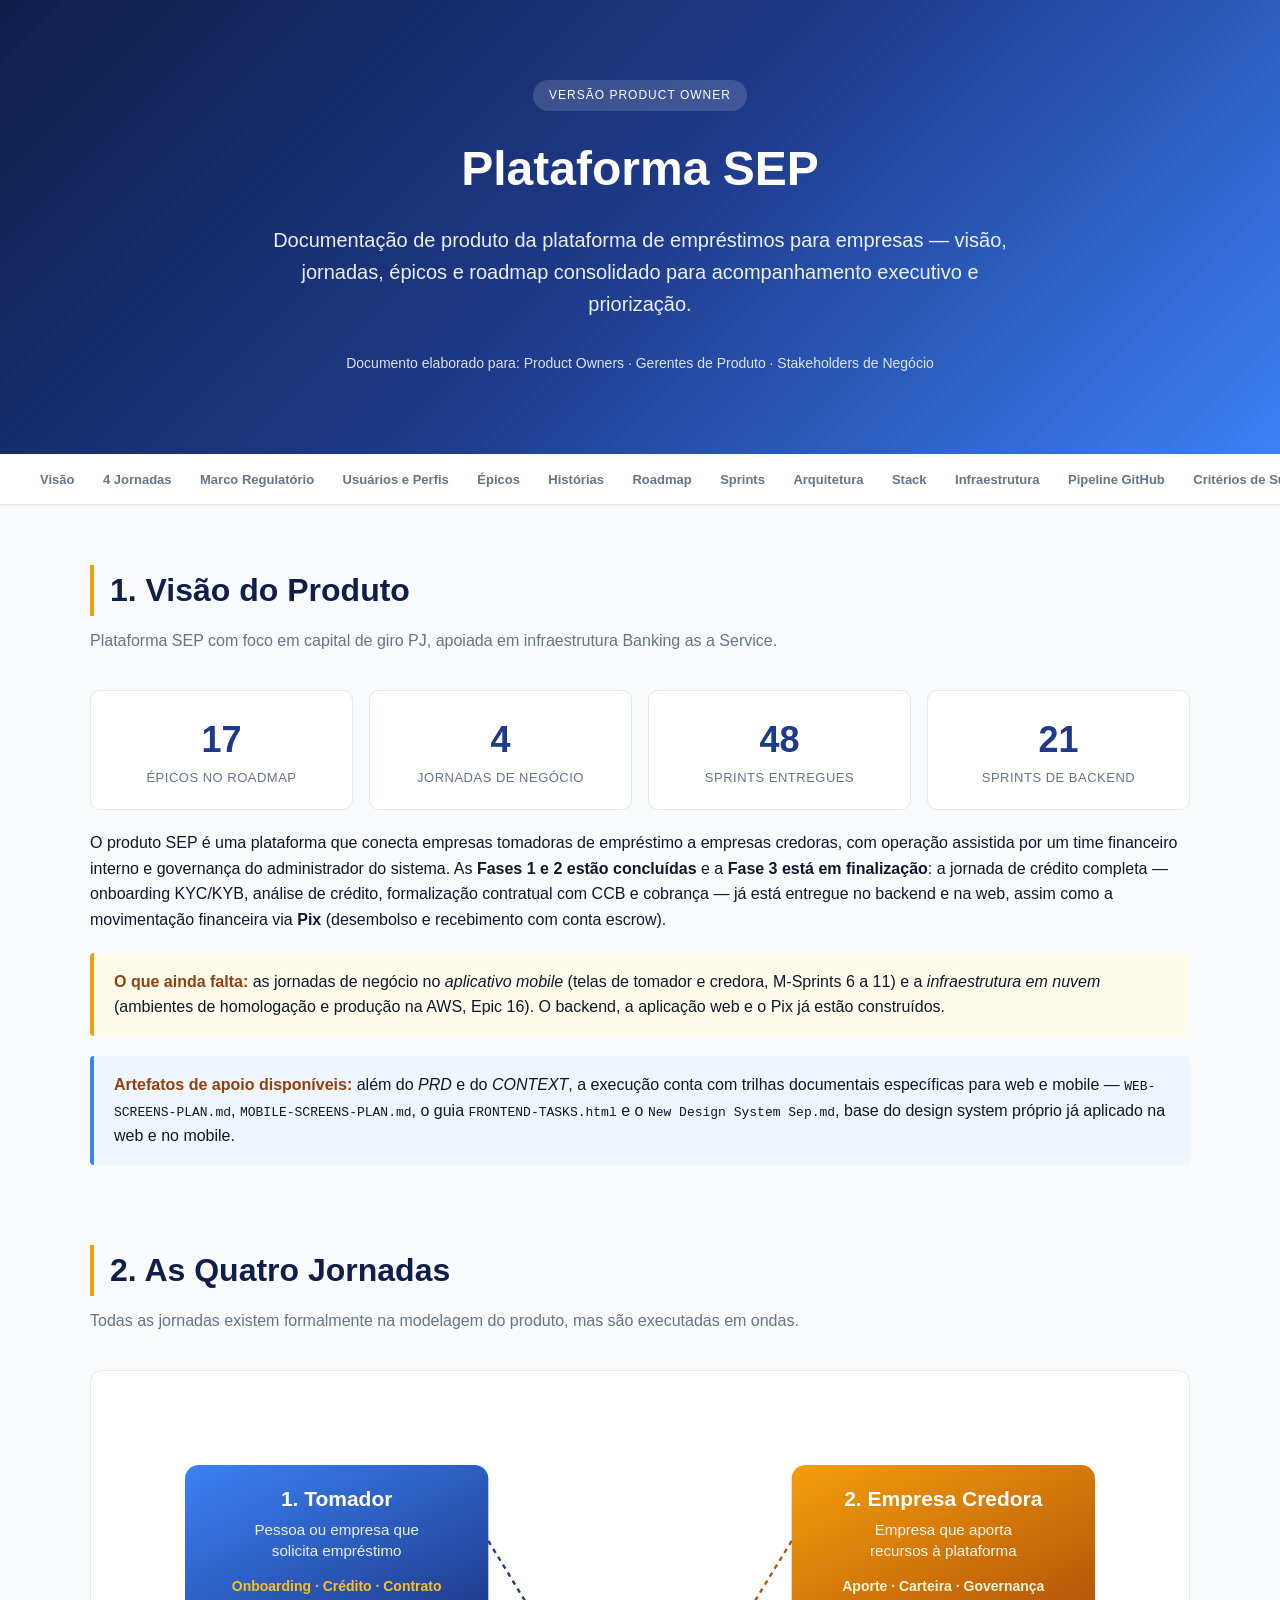
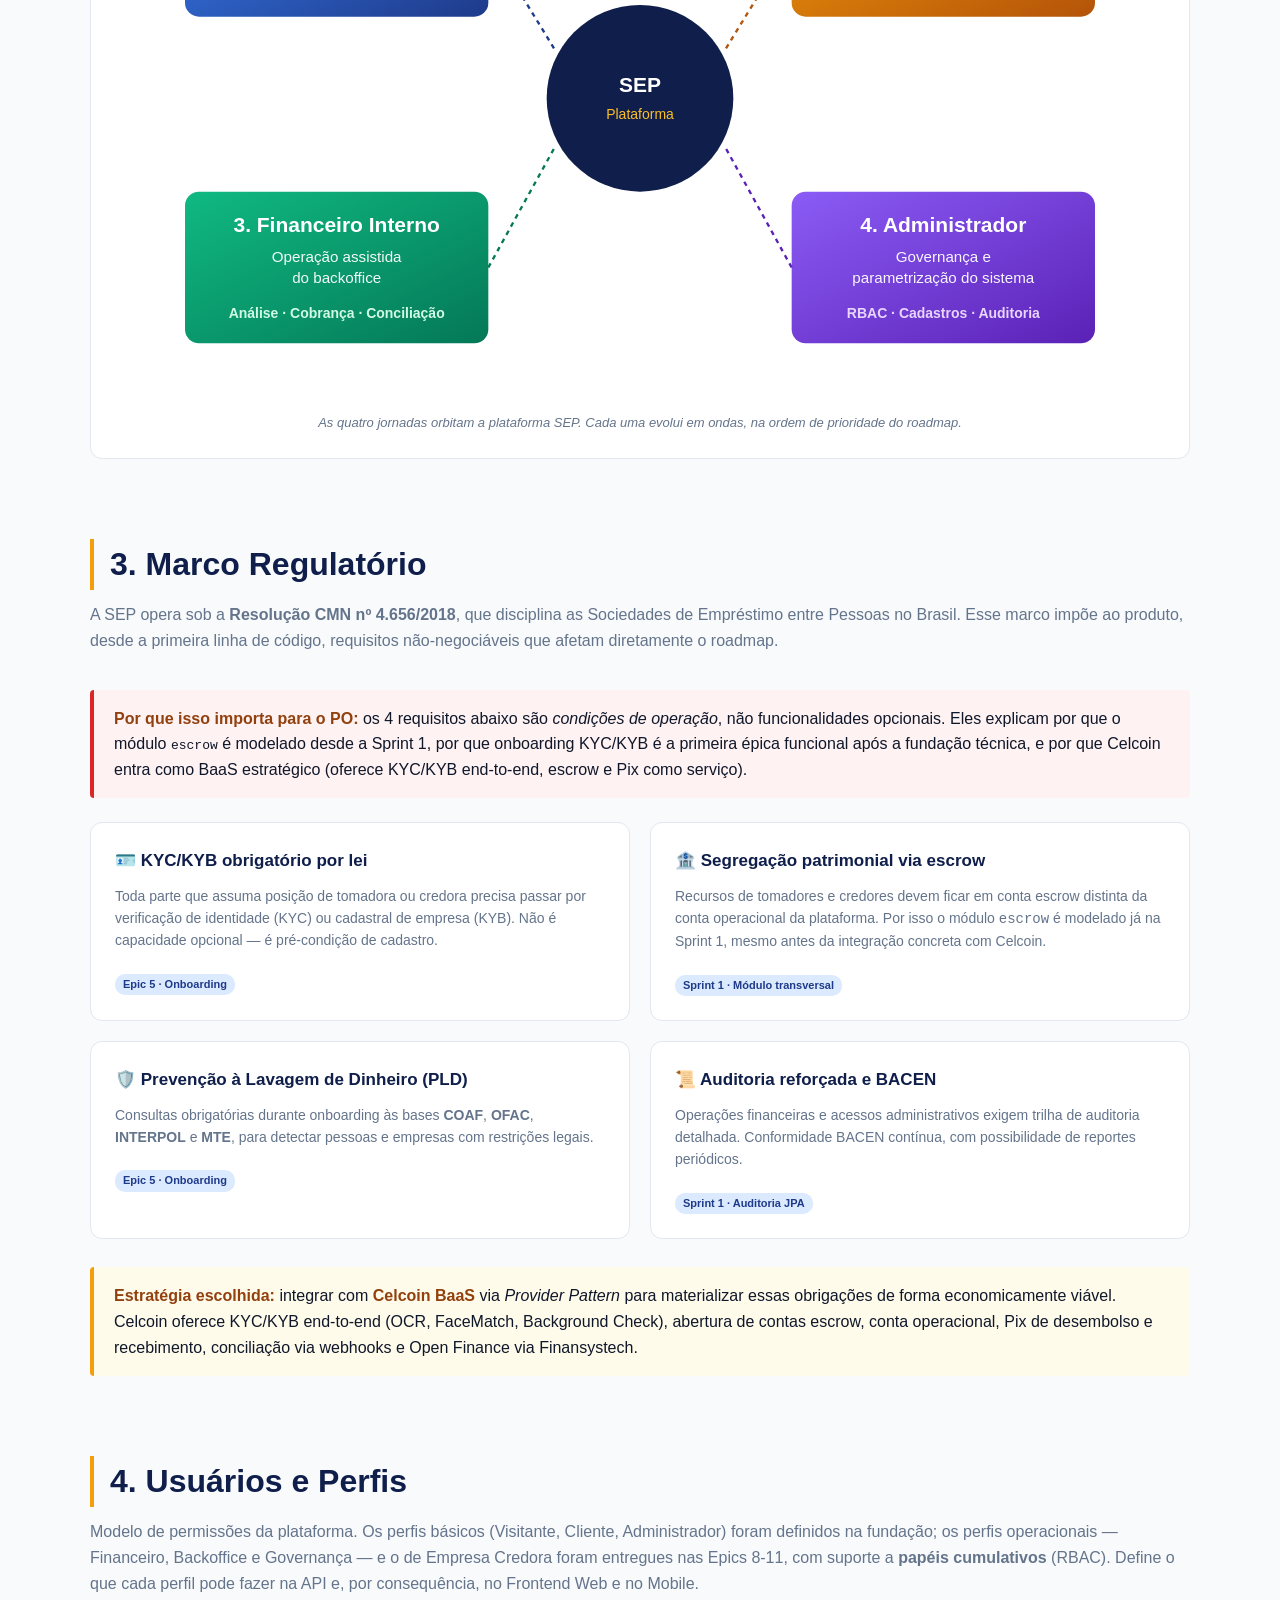
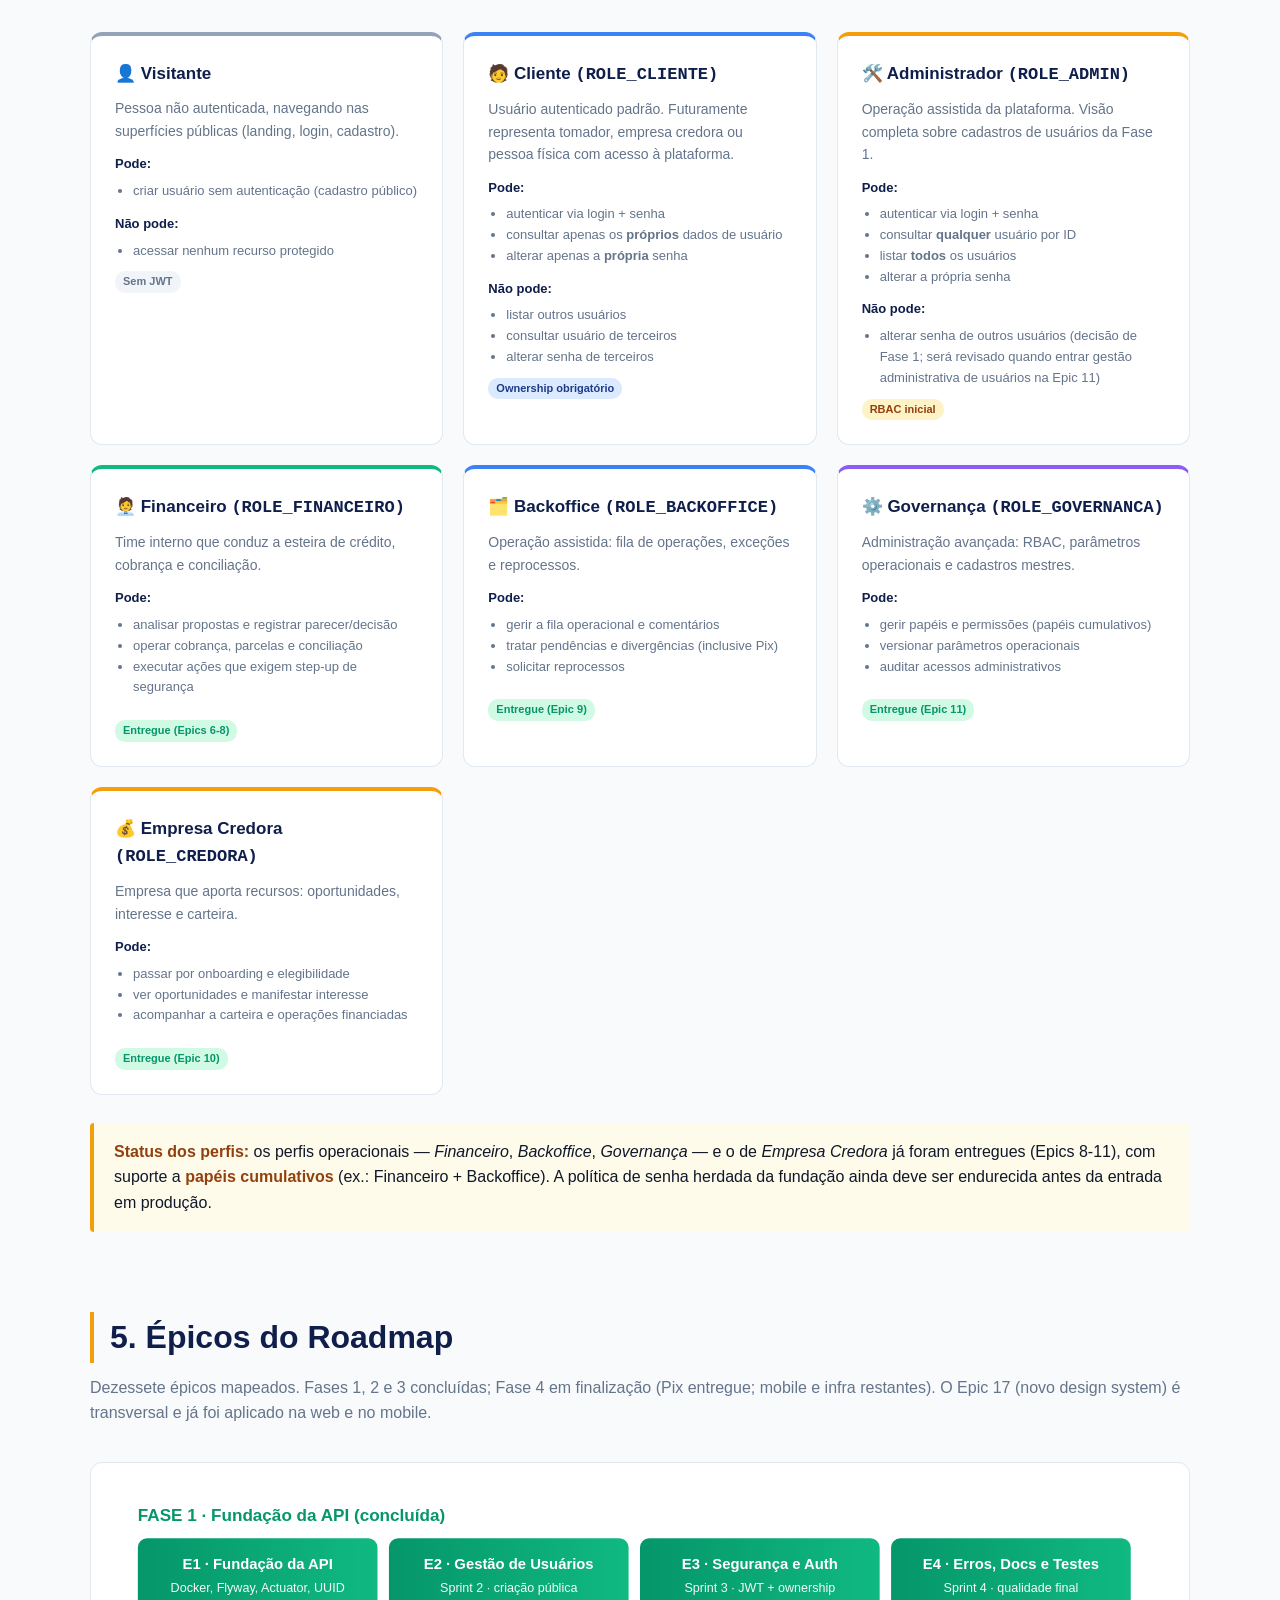
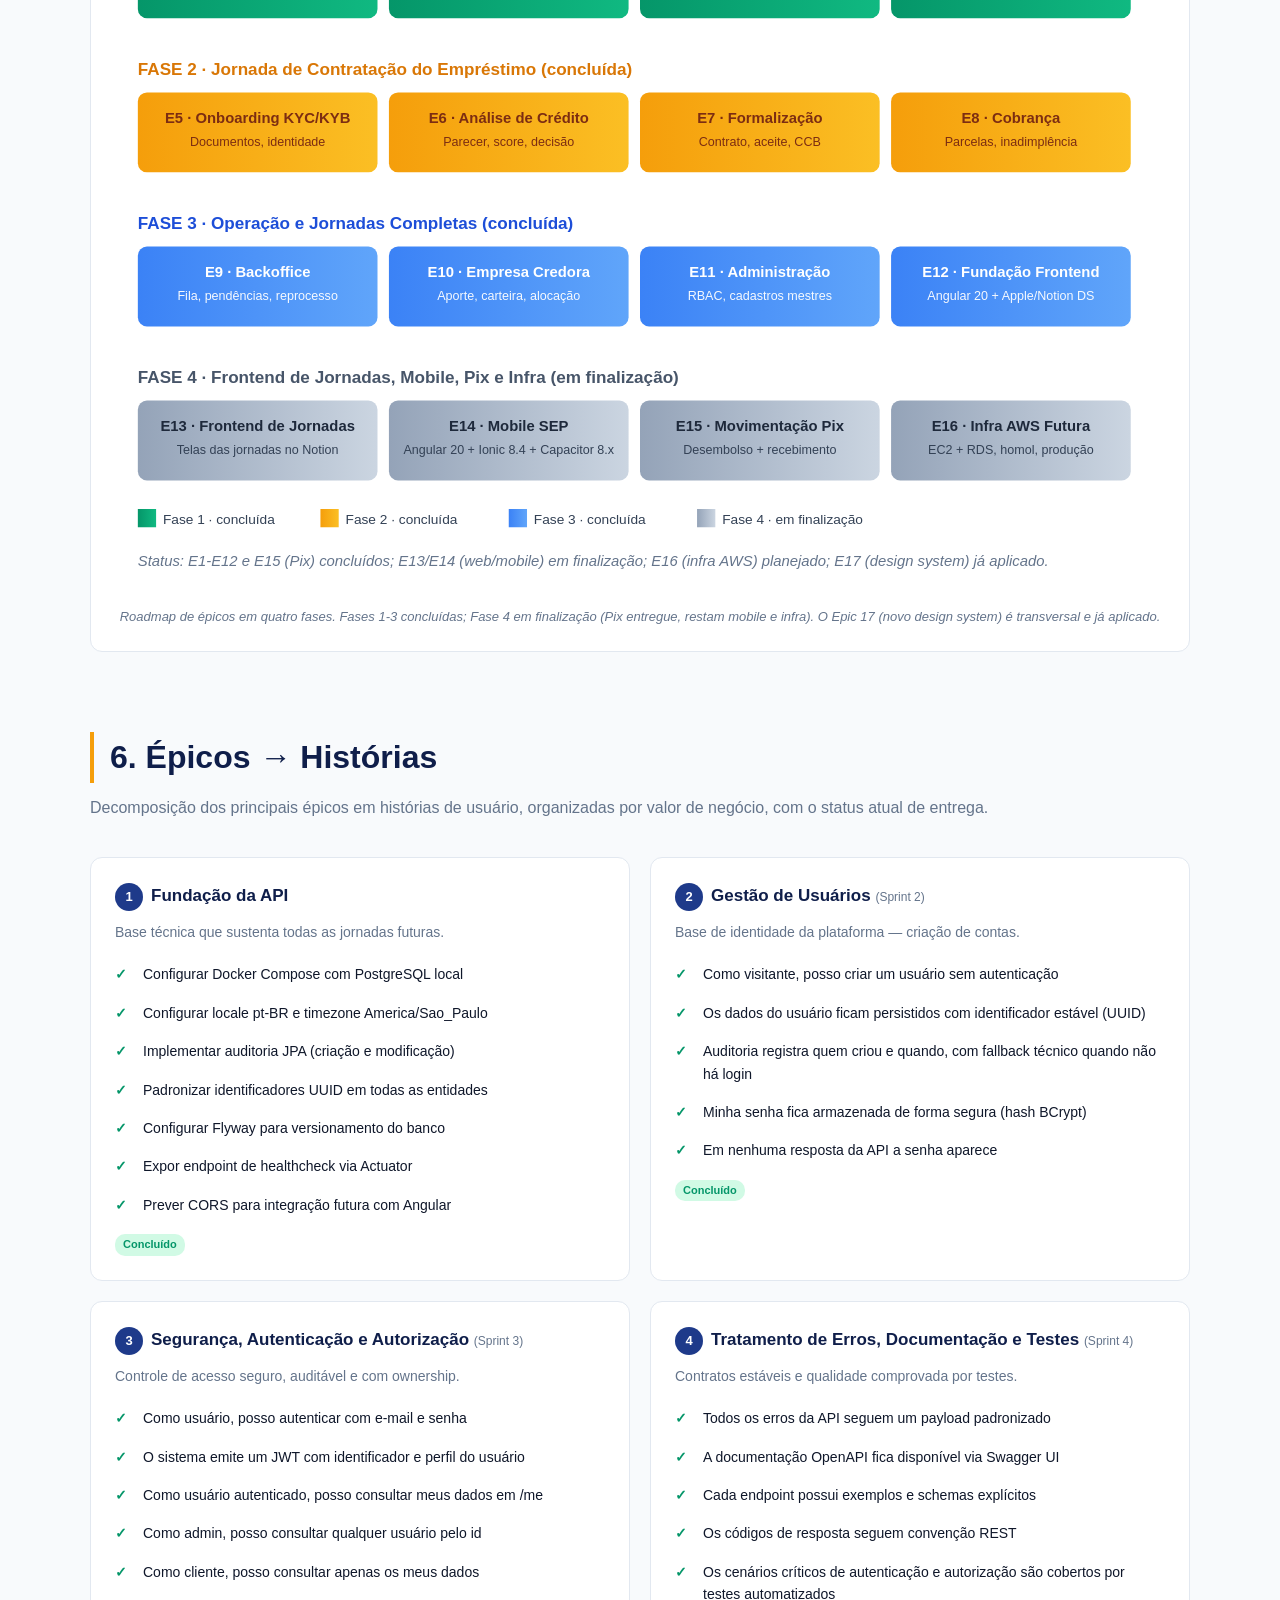
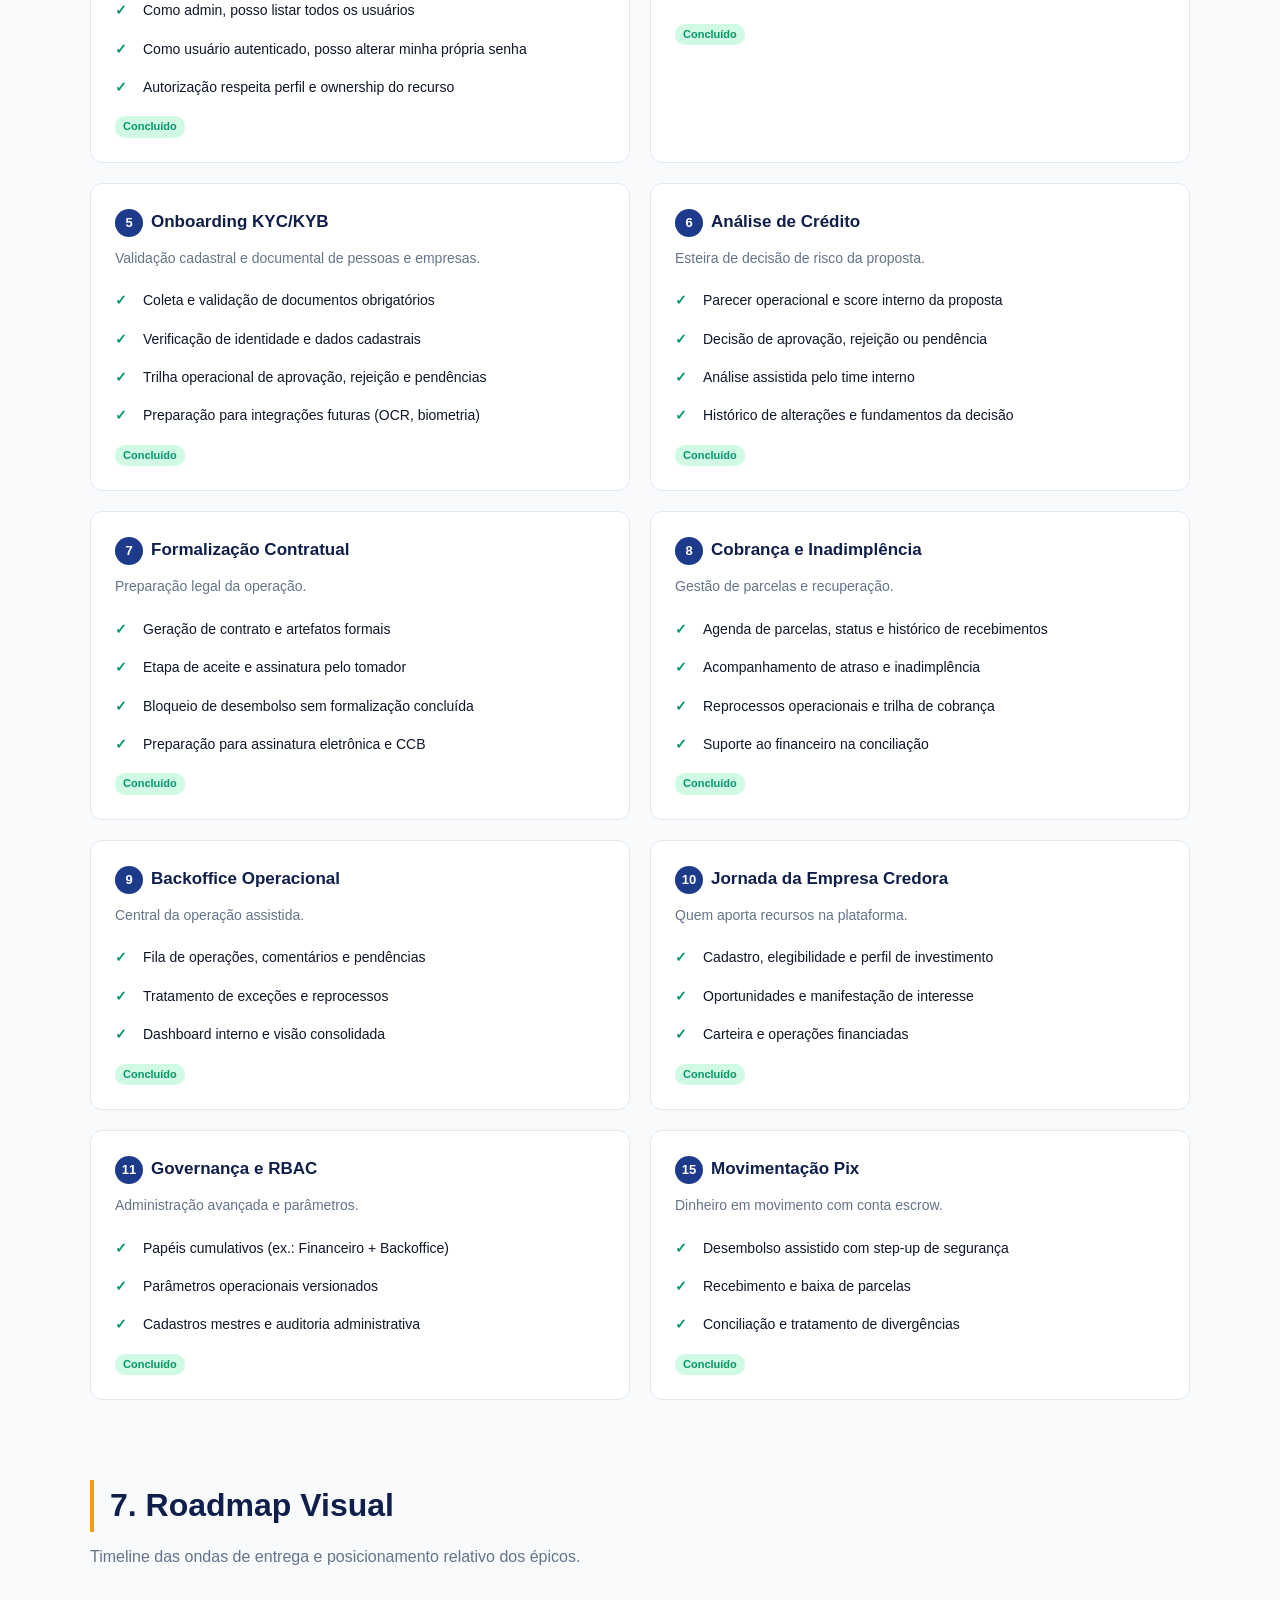
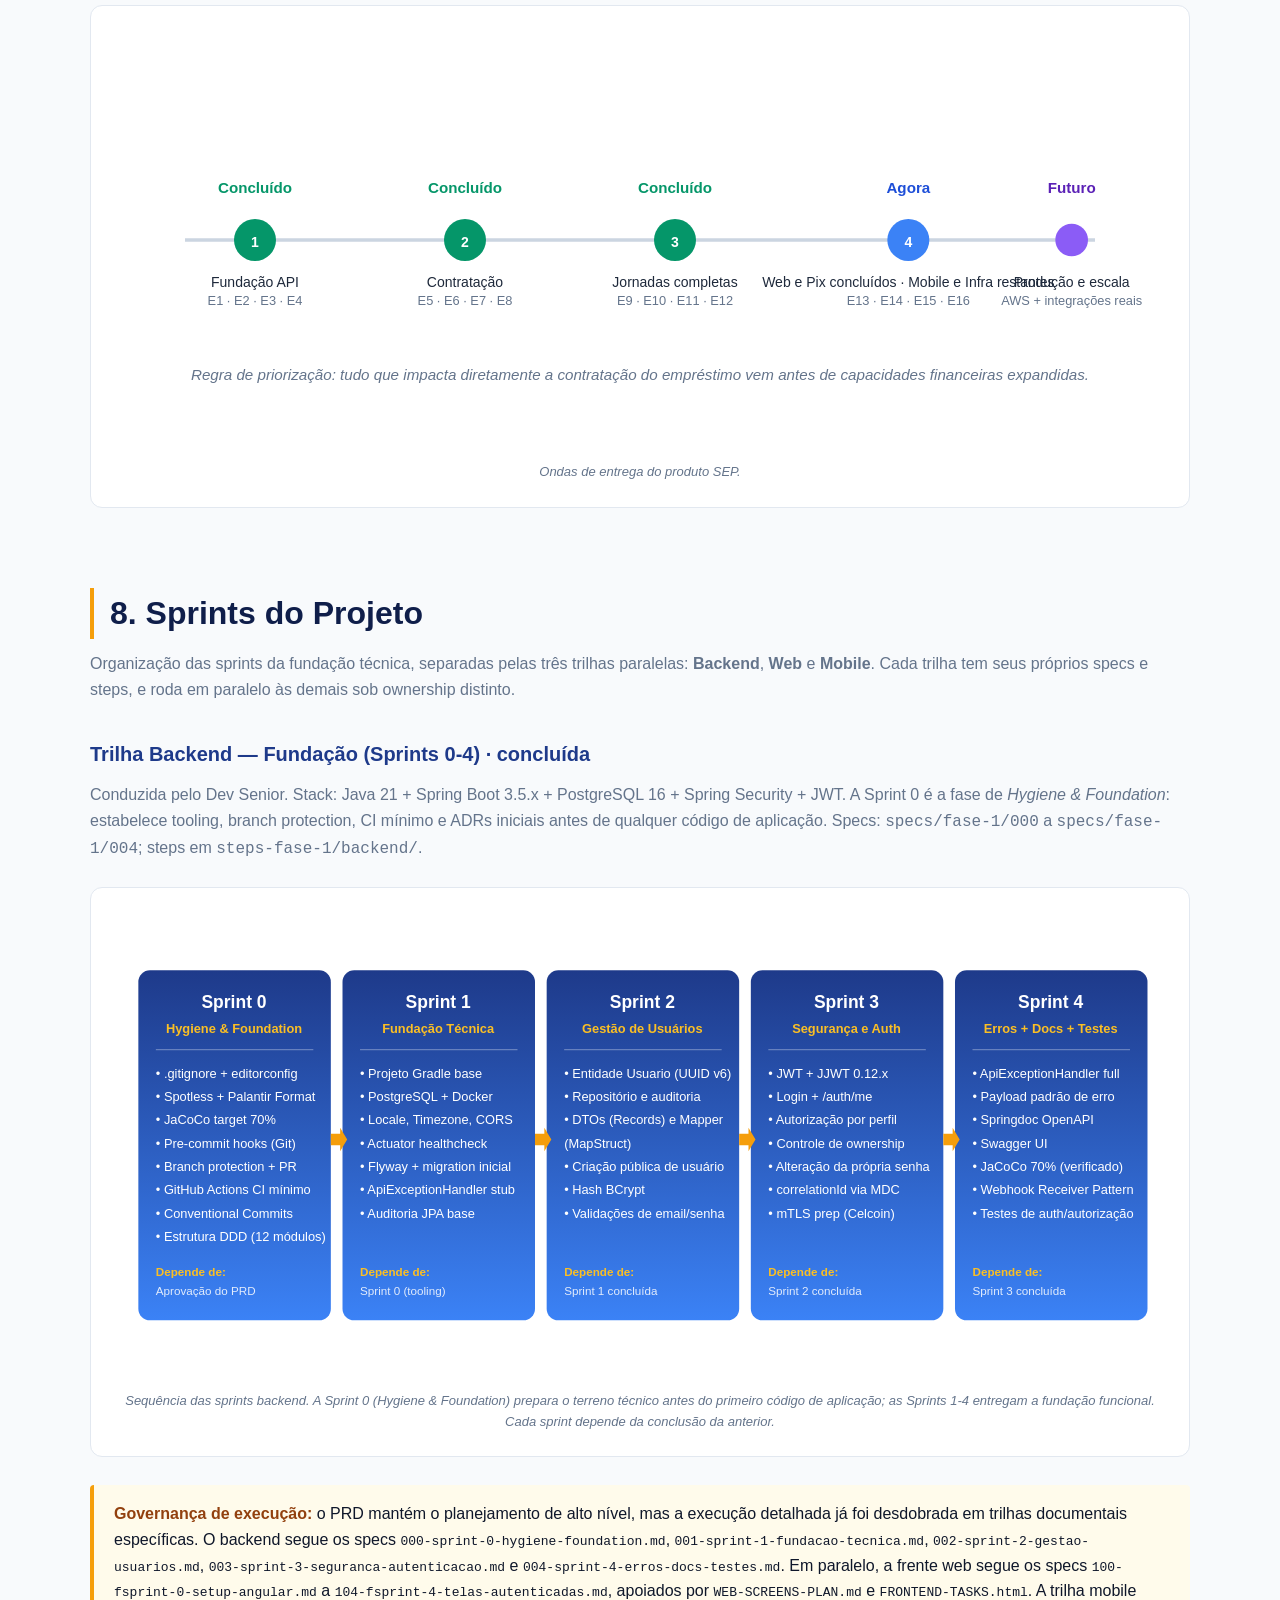
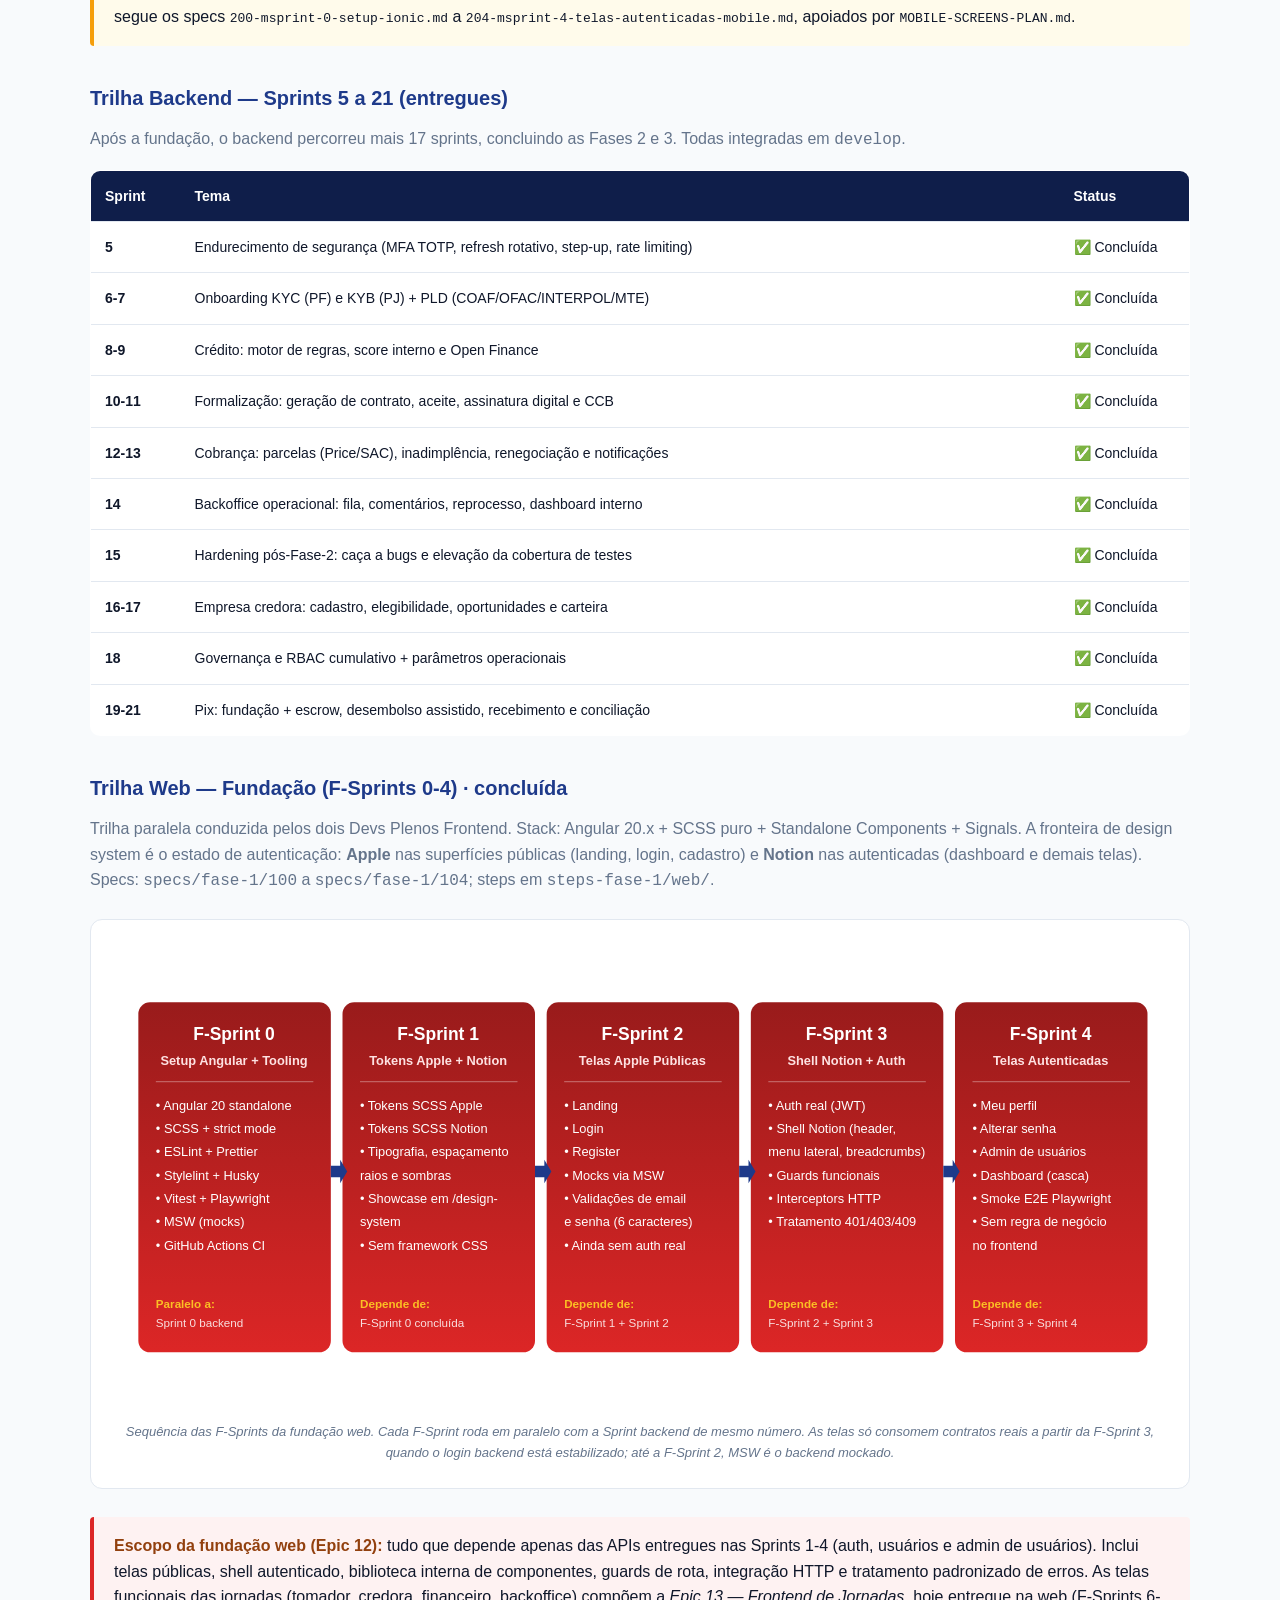
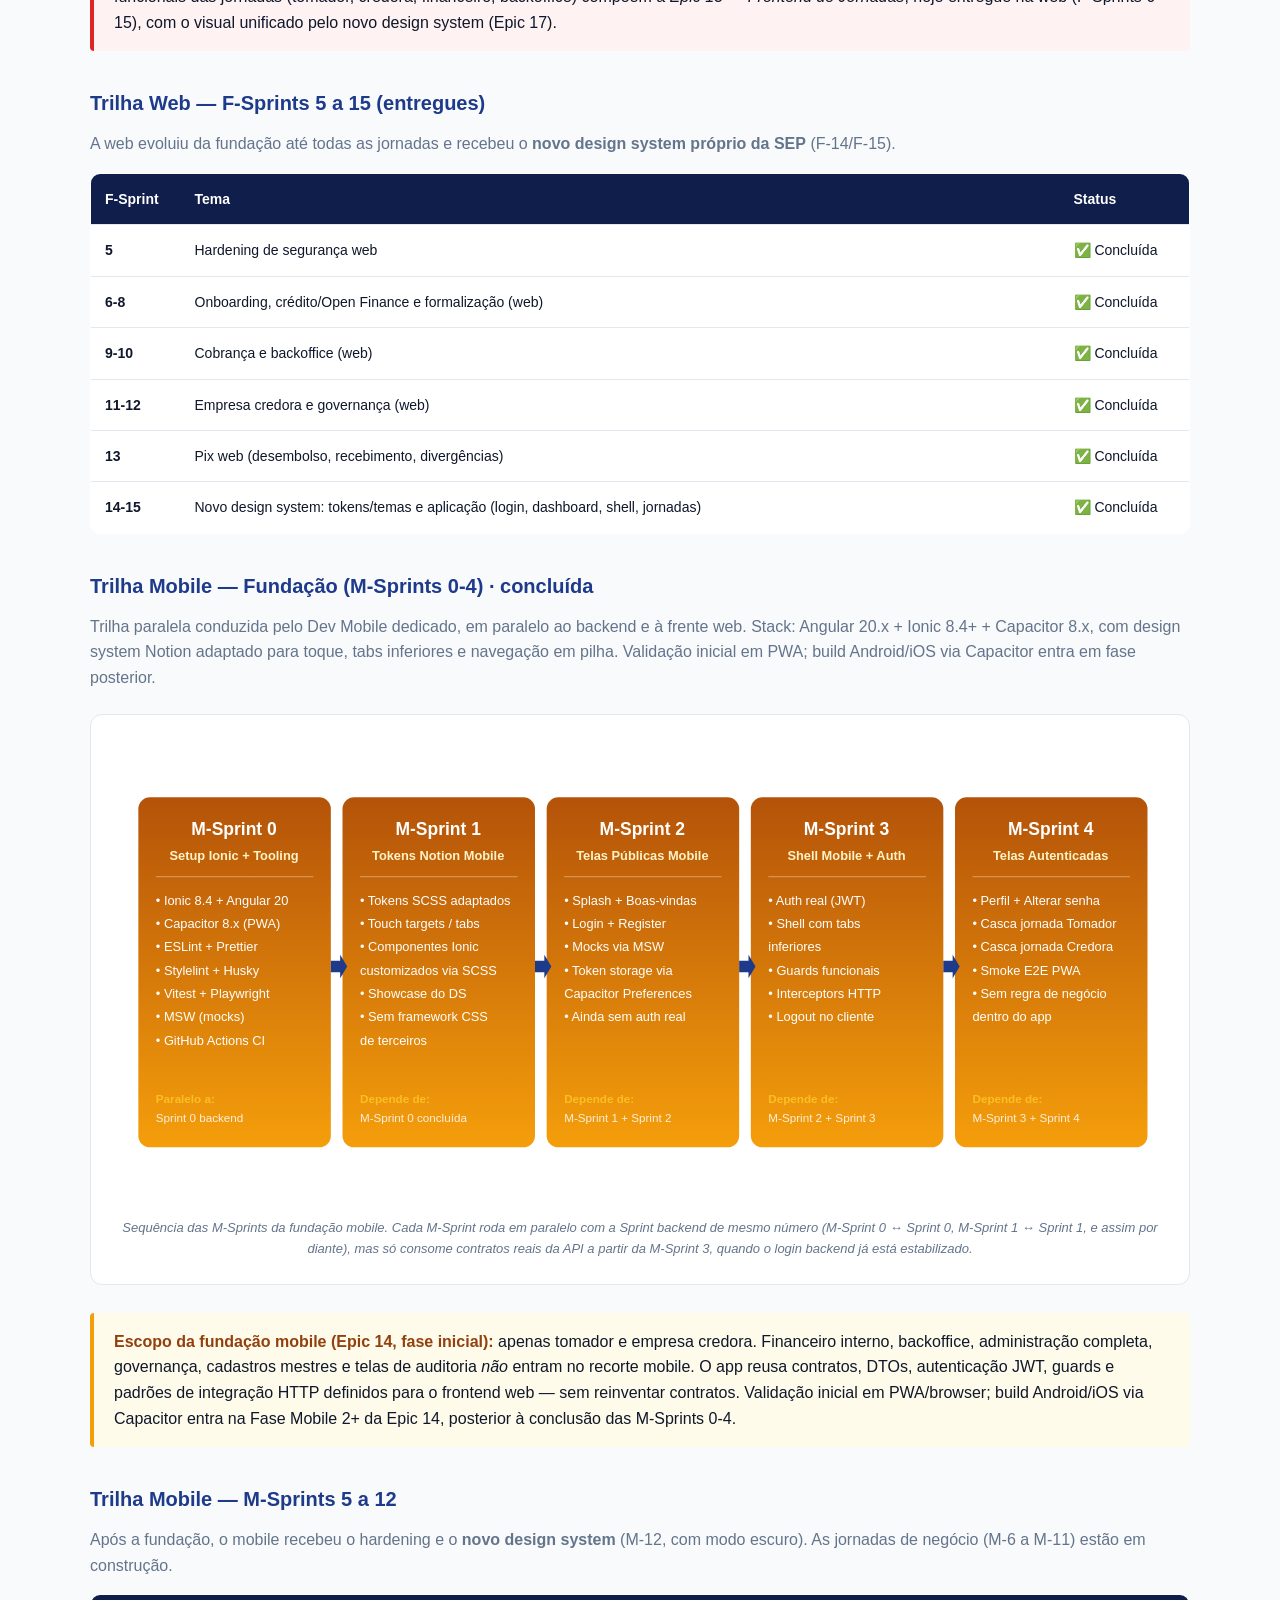
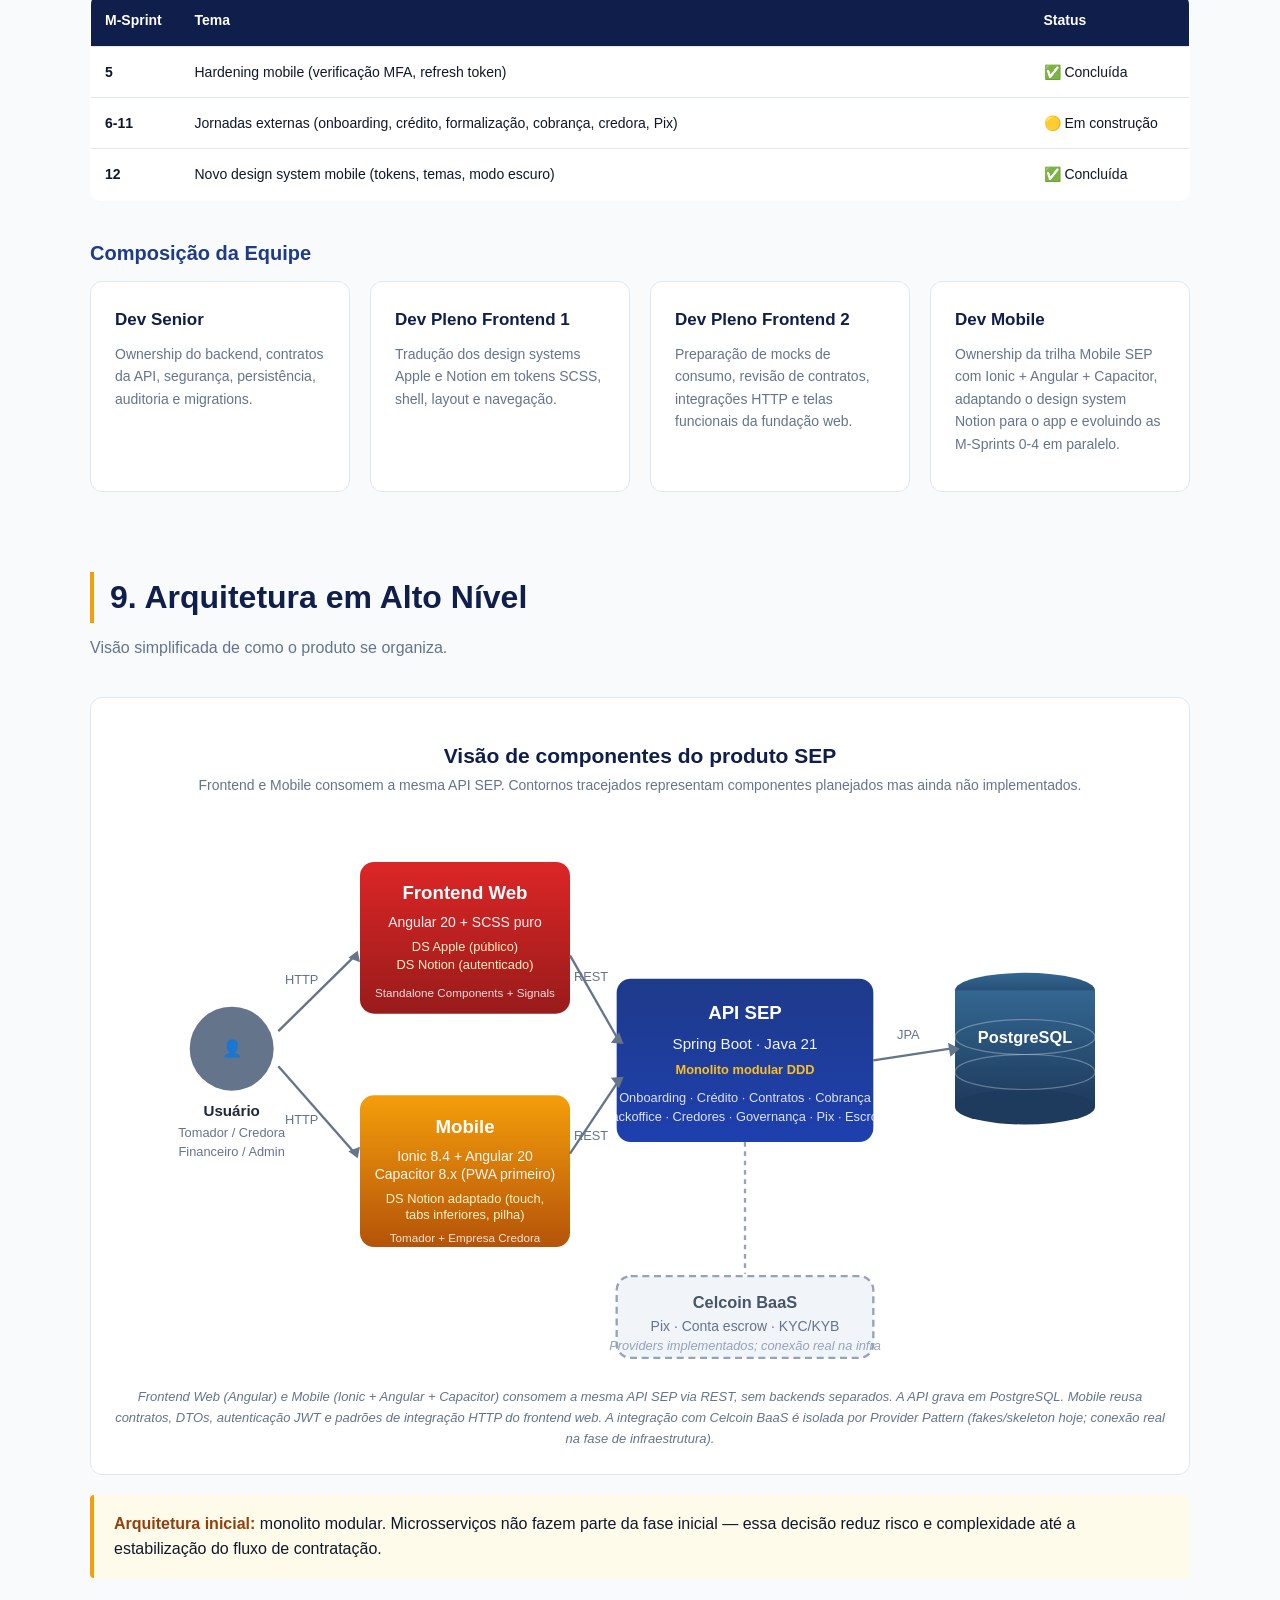
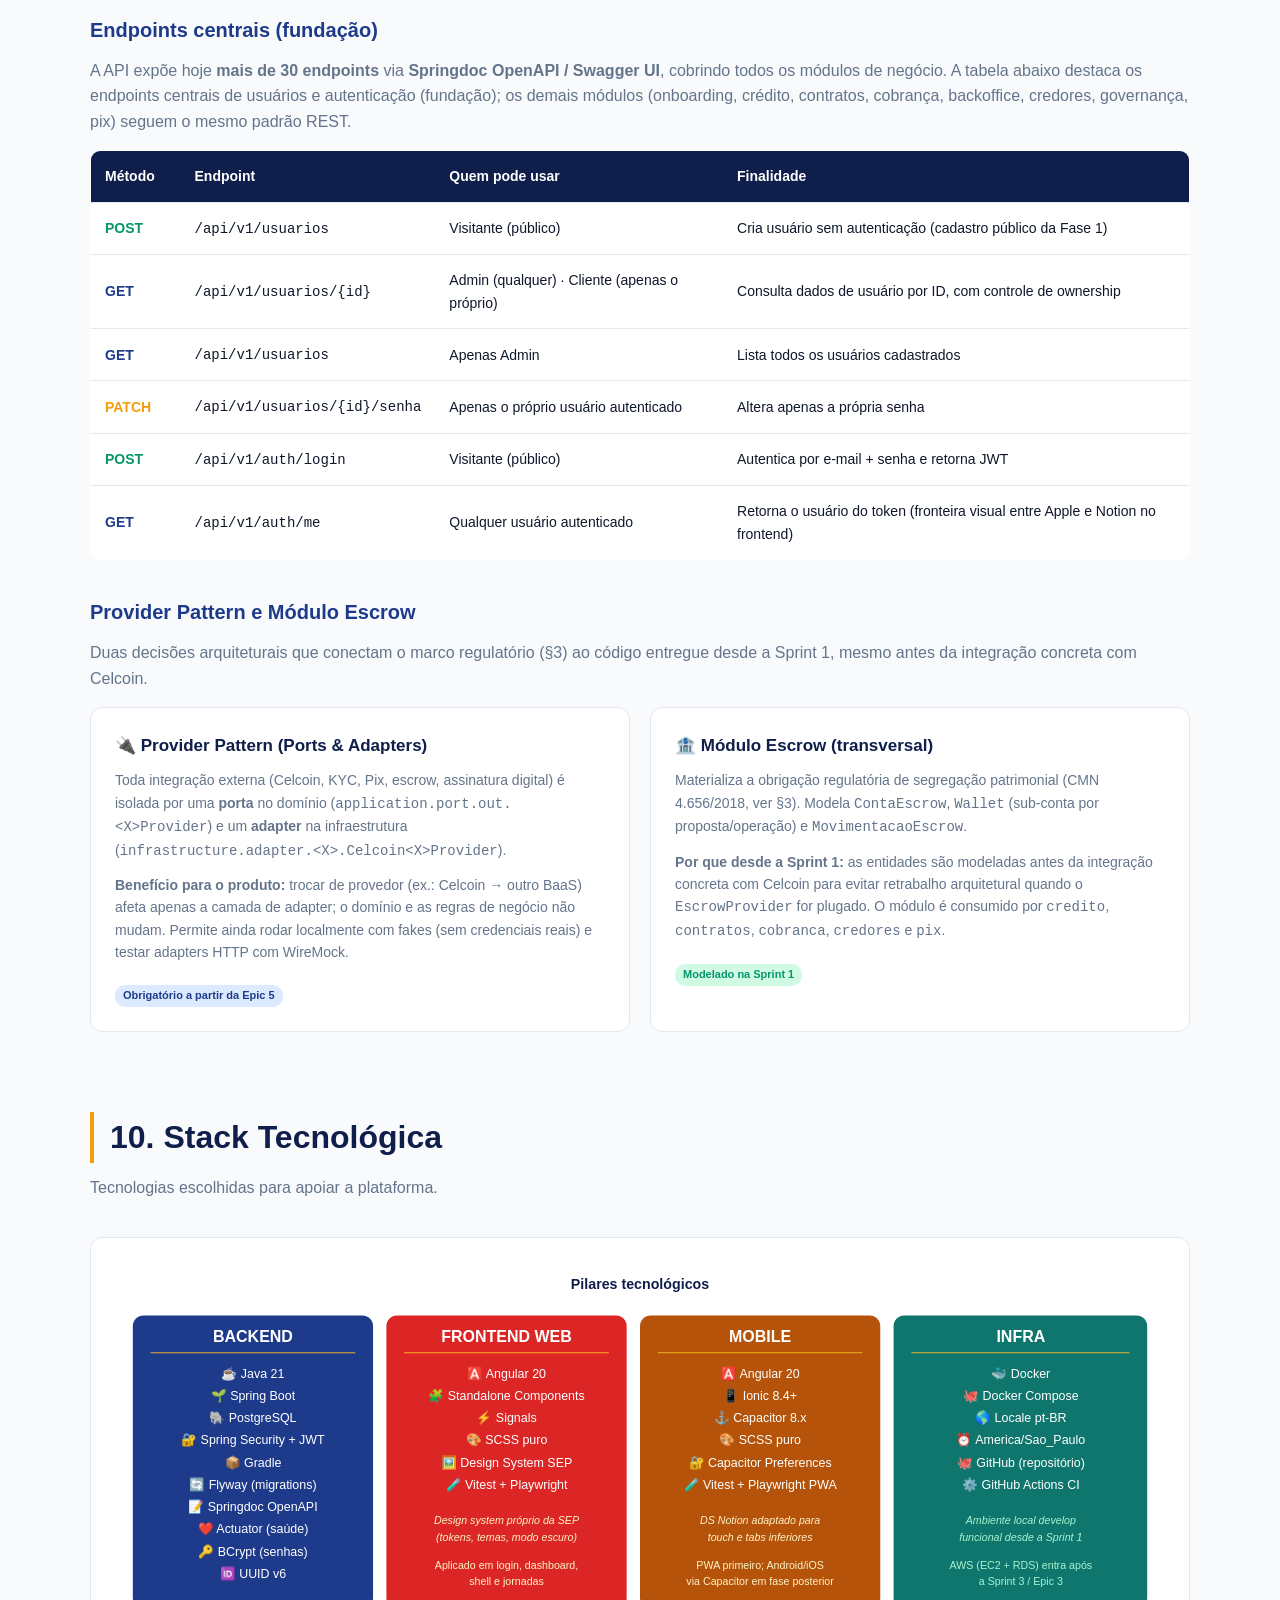
<file: docs-sep/documentacao-po.html>
<!DOCTYPE html>
<html lang="pt-BR">
<head>
<meta charset="UTF-8">
<meta name="viewport" content="width=device-width, initial-scale=1.0">
<title>SEP - Documentação do Produto (PO)</title>
<style>
  :root {
    --primary: #1e3a8a;
    --primary-light: #3b82f6;
    --primary-dark: #0f1e4a;
    --accent: #f59e0b;
    --success: #059669;
    --danger: #dc2626;
    --bg: #f8fafc;
    --card: #ffffff;
    --text: #0f172a;
    --muted: #64748b;
    --border: #e2e8f0;
  }
  * { box-sizing: border-box; margin: 0; padding: 0; }
  body {
    font-family: -apple-system, BlinkMacSystemFont, "Segoe UI", Roboto, sans-serif;
    background: var(--bg);
    color: var(--text);
    line-height: 1.6;
  }
  .hero {
    background: linear-gradient(135deg, var(--primary-dark) 0%, var(--primary) 50%, var(--primary-light) 100%);
    color: white;
    padding: 80px 40px;
    text-align: center;
  }
  .hero .badge {
    display: inline-block;
    background: rgba(255,255,255,0.15);
    padding: 6px 16px;
    border-radius: 20px;
    font-size: 12px;
    letter-spacing: 1px;
    margin-bottom: 20px;
  }
  .hero h1 {
    font-size: 48px;
    font-weight: 800;
    margin-bottom: 16px;
  }
  .hero p {
    font-size: 20px;
    opacity: 0.92;
    max-width: 780px;
    margin: 0 auto;
  }
  .hero .audience {
    margin-top: 32px;
    font-size: 14px;
    opacity: 0.85;
  }
  .nav {
    position: sticky;
    top: 0;
    background: var(--card);
    border-bottom: 1px solid var(--border);
    padding: 12px 40px;
    z-index: 100;
    overflow-x: auto;
    white-space: nowrap;
    box-shadow: 0 1px 3px rgba(0,0,0,0.05);
  }
  .nav a {
    color: var(--muted);
    text-decoration: none;
    font-size: 13px;
    font-weight: 600;
    margin-right: 24px;
    padding: 6px 0;
    border-bottom: 2px solid transparent;
    transition: all 0.2s;
  }
  .nav a:hover { color: var(--primary); border-bottom-color: var(--primary); }
  .container {
    max-width: 1180px;
    margin: 0 auto;
    padding: 60px 40px;
  }
  section { margin-bottom: 80px; }
  section h2 {
    font-size: 32px;
    color: var(--primary-dark);
    margin-bottom: 12px;
    border-left: 4px solid var(--accent);
    padding-left: 16px;
  }
  section .subtitle {
    font-size: 16px;
    color: var(--muted);
    margin-bottom: 36px;
  }
  h3 {
    font-size: 20px;
    color: var(--primary);
    margin: 32px 0 12px;
  }
  p { margin-bottom: 12px; }
  .grid {
    display: grid;
    gap: 20px;
  }
  .grid-2 { grid-template-columns: repeat(2, 1fr); }
  .grid-3 { grid-template-columns: repeat(3, 1fr); }
  .grid-4 { grid-template-columns: repeat(4, 1fr); }
  @media (max-width: 800px) {
    .grid-2, .grid-3, .grid-4 { grid-template-columns: 1fr; }
    .hero h1 { font-size: 32px; }
    .hero p { font-size: 16px; }
  }
  .card {
    background: var(--card);
    border: 1px solid var(--border);
    border-radius: 12px;
    padding: 24px;
    transition: transform 0.2s, box-shadow 0.2s;
  }
  .card:hover {
    transform: translateY(-2px);
    box-shadow: 0 8px 24px rgba(15,30,74,0.08);
  }
  .card h4 {
    font-size: 17px;
    color: var(--primary-dark);
    margin-bottom: 10px;
  }
  .card .num {
    display: inline-block;
    background: var(--primary);
    color: white;
    width: 28px;
    height: 28px;
    line-height: 28px;
    text-align: center;
    border-radius: 50%;
    font-size: 13px;
    font-weight: 700;
    margin-right: 8px;
  }
  .card .tag {
    display: inline-block;
    font-size: 11px;
    padding: 2px 8px;
    border-radius: 10px;
    background: #dbeafe;
    color: var(--primary);
    margin-top: 10px;
    font-weight: 600;
  }
  .card .tag.done { background: #d1fae5; color: var(--success); }
  .card .tag.next { background: #fef3c7; color: #92400e; }
  .card .tag.later { background: #f1f5f9; color: var(--muted); }
  .diagram-wrapper {
    background: var(--card);
    border: 1px solid var(--border);
    border-radius: 12px;
    padding: 24px;
    overflow-x: auto;
  }
  .diagram-wrapper svg { display: block; margin: 0 auto; max-width: 100%; height: auto; }
  .caption {
    text-align: center;
    color: var(--muted);
    font-size: 13px;
    margin-top: 12px;
    font-style: italic;
  }
  .stats {
    display: grid;
    grid-template-columns: repeat(4, 1fr);
    gap: 16px;
    margin: 20px 0;
  }
  @media (max-width: 800px) { .stats { grid-template-columns: repeat(2, 1fr); } }
  .stat {
    background: var(--card);
    border: 1px solid var(--border);
    border-radius: 10px;
    padding: 20px;
    text-align: center;
  }
  .stat .num-big {
    font-size: 36px;
    font-weight: 800;
    color: var(--primary);
  }
  .stat .label {
    font-size: 13px;
    color: var(--muted);
    text-transform: uppercase;
    letter-spacing: 0.5px;
  }
  table {
    width: 100%;
    border-collapse: collapse;
    background: var(--card);
    border-radius: 10px;
    overflow: hidden;
    border: 1px solid var(--border);
  }
  th {
    background: var(--primary-dark);
    color: white;
    padding: 14px;
    text-align: left;
    font-size: 14px;
  }
  td {
    padding: 14px;
    border-top: 1px solid var(--border);
    font-size: 14px;
  }
  tr:hover td { background: #f8fafc; }
  ul.clean { list-style: none; padding: 0; }
  ul.clean li {
    padding: 8px 0 8px 28px;
    position: relative;
  }
  ul.clean li::before {
    content: "✓";
    position: absolute;
    left: 0;
    color: var(--success);
    font-weight: 700;
  }
  .alert {
    background: #fffbeb;
    border-left: 4px solid var(--accent);
    padding: 16px 20px;
    border-radius: 4px;
    margin: 20px 0;
  }
  .alert strong { color: #92400e; }
  footer {
    background: var(--primary-dark);
    color: white;
    padding: 32px 40px;
    text-align: center;
    font-size: 13px;
    opacity: 0.9;
  }
  .legend {
    display: flex;
    gap: 20px;
    justify-content: center;
    margin-top: 14px;
    flex-wrap: wrap;
    font-size: 12px;
    color: var(--muted);
  }
  .legend .dot {
    display: inline-block;
    width: 12px;
    height: 12px;
    border-radius: 3px;
    margin-right: 6px;
    vertical-align: middle;
  }
</style>
</head>
<body>

<div class="hero">
  <div class="badge">VERSÃO PRODUCT OWNER</div>
  <h1>Plataforma SEP</h1>
  <p>Documentação de produto da plataforma de empréstimos para empresas — visão, jornadas, épicos e roadmap consolidado para acompanhamento executivo e priorização.</p>
  <div class="audience">Documento elaborado para: Product Owners · Gerentes de Produto · Stakeholders de Negócio</div>
</div>

<nav class="nav">
  <a href="#visao">Visão</a>
  <a href="#jornadas">4 Jornadas</a>
  <a href="#regulatorio">Marco Regulatório</a>
  <a href="#perfis">Usuários e Perfis</a>
  <a href="#epicos">Épicos</a>
  <a href="#historias">Histórias</a>
  <a href="#roadmap">Roadmap</a>
  <a href="#sprints">Sprints</a>
  <a href="#arquitetura">Arquitetura</a>
  <a href="#stack">Stack</a>
  <a href="#infra">Infraestrutura</a>
  <a href="#pipeline">Pipeline GitHub</a>
  <a href="#sucesso">Critérios de Sucesso</a>
</nav>

<div class="container">

<section id="visao">
  <h2>1. Visão do Produto</h2>
  <div class="subtitle">Plataforma SEP com foco em capital de giro PJ, apoiada em infraestrutura Banking as a Service.</div>

  <div class="stats">
    <div class="stat"><div class="num-big">17</div><div class="label">Épicos no Roadmap</div></div>
    <div class="stat"><div class="num-big">4</div><div class="label">Jornadas de Negócio</div></div>
    <div class="stat"><div class="num-big">48</div><div class="label">Sprints Entregues</div></div>
    <div class="stat"><div class="num-big">21</div><div class="label">Sprints de Backend</div></div>
  </div>

  <p>O produto SEP é uma plataforma que conecta empresas tomadoras de empréstimo a empresas credoras, com operação assistida por um time financeiro interno e governança do administrador do sistema. As <strong>Fases 1 e 2 estão concluídas</strong> e a <strong>Fase 3 está em finalização</strong>: a jornada de crédito completa — onboarding KYC/KYB, análise de crédito, formalização contratual com CCB e cobrança — já está entregue no backend e na web, assim como a movimentação financeira via <strong>Pix</strong> (desembolso e recebimento com conta escrow).</p>

  <div class="alert">
    <strong>O que ainda falta:</strong> as jornadas de negócio no <em>aplicativo mobile</em> (telas de tomador e credora, M-Sprints 6 a 11) e a <em>infraestrutura em nuvem</em> (ambientes de homologação e produção na AWS, Epic 16). O backend, a aplicação web e o Pix já estão construídos.
  </div>

  <div class="alert" style="background: #eff6ff; border-left-color: #3b82f6;">
    <strong>Artefatos de apoio disponíveis:</strong> além do <em>PRD</em> e do <em>CONTEXT</em>, a execução conta com trilhas documentais específicas para web e mobile — <code>WEB-SCREENS-PLAN.md</code>, <code>MOBILE-SCREENS-PLAN.md</code>, o guia <code>FRONTEND-TASKS.html</code> e o <code>New Design System Sep.md</code>, base do design system próprio já aplicado na web e no mobile.
  </div>
</section>

<section id="jornadas">
  <h2>2. As Quatro Jornadas</h2>
  <div class="subtitle">Todas as jornadas existem formalmente na modelagem do produto, mas são executadas em ondas.</div>

  <div class="diagram-wrapper">
    <svg viewBox="0 0 900 520" xmlns="http://www.w3.org/2000/svg">
      <defs>
        <linearGradient id="gTomador" x1="0" y1="0" x2="1" y2="1">
          <stop offset="0%" stop-color="#3b82f6"/><stop offset="100%" stop-color="#1e3a8a"/>
        </linearGradient>
        <linearGradient id="gCredora" x1="0" y1="0" x2="1" y2="1">
          <stop offset="0%" stop-color="#f59e0b"/><stop offset="100%" stop-color="#b45309"/>
        </linearGradient>
        <linearGradient id="gFinanceiro" x1="0" y1="0" x2="1" y2="1">
          <stop offset="0%" stop-color="#10b981"/><stop offset="100%" stop-color="#047857"/>
        </linearGradient>
        <linearGradient id="gAdmin" x1="0" y1="0" x2="1" y2="1">
          <stop offset="0%" stop-color="#8b5cf6"/><stop offset="100%" stop-color="#5b21b6"/>
        </linearGradient>
      </defs>

      <!-- Centro -->
      <circle cx="450" cy="260" r="80" fill="#0f1e4a"/>
      <text x="450" y="255" text-anchor="middle" fill="white" font-size="18" font-weight="700">SEP</text>
      <text x="450" y="278" text-anchor="middle" fill="#fbbf24" font-size="12">Plataforma</text>

      <!-- Tomador -->
      <g>
        <rect x="60" y="60" width="260" height="130" rx="12" fill="url(#gTomador)"/>
        <text x="190" y="95" text-anchor="middle" fill="white" font-size="18" font-weight="700">1. Tomador</text>
        <text x="190" y="120" text-anchor="middle" fill="white" font-size="13" opacity="0.9">Pessoa ou empresa que</text>
        <text x="190" y="138" text-anchor="middle" fill="white" font-size="13" opacity="0.9">solicita empréstimo</text>
        <text x="190" y="168" text-anchor="middle" fill="#fbbf24" font-size="12" font-weight="600">Onboarding · Crédito · Contrato</text>
        <line x1="320" y1="125" x2="378" y2="220" stroke="#1e3a8a" stroke-width="2" stroke-dasharray="4,4"/>
      </g>

      <!-- Credora -->
      <g>
        <rect x="580" y="60" width="260" height="130" rx="12" fill="url(#gCredora)"/>
        <text x="710" y="95" text-anchor="middle" fill="white" font-size="18" font-weight="700">2. Empresa Credora</text>
        <text x="710" y="120" text-anchor="middle" fill="white" font-size="13" opacity="0.95">Empresa que aporta</text>
        <text x="710" y="138" text-anchor="middle" fill="white" font-size="13" opacity="0.95">recursos à plataforma</text>
        <text x="710" y="168" text-anchor="middle" fill="#fff5d6" font-size="12" font-weight="600">Aporte · Carteira · Governança</text>
        <line x1="580" y1="125" x2="522" y2="220" stroke="#b45309" stroke-width="2" stroke-dasharray="4,4"/>
      </g>

      <!-- Financeiro -->
      <g>
        <rect x="60" y="340" width="260" height="130" rx="12" fill="url(#gFinanceiro)"/>
        <text x="190" y="375" text-anchor="middle" fill="white" font-size="18" font-weight="700">3. Financeiro Interno</text>
        <text x="190" y="400" text-anchor="middle" fill="white" font-size="13" opacity="0.95">Operação assistida</text>
        <text x="190" y="418" text-anchor="middle" fill="white" font-size="13" opacity="0.95">do backoffice</text>
        <text x="190" y="448" text-anchor="middle" fill="#d1fae5" font-size="12" font-weight="600">Análise · Cobrança · Conciliação</text>
        <line x1="320" y1="405" x2="378" y2="300" stroke="#047857" stroke-width="2" stroke-dasharray="4,4"/>
      </g>

      <!-- Admin -->
      <g>
        <rect x="580" y="340" width="260" height="130" rx="12" fill="url(#gAdmin)"/>
        <text x="710" y="375" text-anchor="middle" fill="white" font-size="18" font-weight="700">4. Administrador</text>
        <text x="710" y="400" text-anchor="middle" fill="white" font-size="13" opacity="0.95">Governança e</text>
        <text x="710" y="418" text-anchor="middle" fill="white" font-size="13" opacity="0.95">parametrização do sistema</text>
        <text x="710" y="448" text-anchor="middle" fill="#e9d5ff" font-size="12" font-weight="600">RBAC · Cadastros · Auditoria</text>
        <line x1="580" y1="405" x2="522" y2="300" stroke="#5b21b6" stroke-width="2" stroke-dasharray="4,4"/>
      </g>
    </svg>
    <div class="caption">As quatro jornadas orbitam a plataforma SEP. Cada uma evolui em ondas, na ordem de prioridade do roadmap.</div>
  </div>
</section>

<section id="regulatorio">
  <h2>3. Marco Regulatório</h2>
  <div class="subtitle">A SEP opera sob a <strong>Resolução CMN nº 4.656/2018</strong>, que disciplina as Sociedades de Empréstimo entre Pessoas no Brasil. Esse marco impõe ao produto, desde a primeira linha de código, requisitos não-negociáveis que afetam diretamente o roadmap.</div>

  <div class="alert" style="background: #fef2f2; border-left-color: #dc2626;">
    <strong>Por que isso importa para o PO:</strong> os 4 requisitos abaixo são <em>condições de operação</em>, não funcionalidades opcionais. Eles explicam por que o módulo <code>escrow</code> é modelado desde a Sprint 1, por que onboarding KYC/KYB é a primeira épica funcional após a fundação técnica, e por que Celcoin entra como BaaS estratégico (oferece KYC/KYB end-to-end, escrow e Pix como serviço).
  </div>

  <div class="grid grid-2" style="margin-top: 24px;">
    <div class="card">
      <h4>🪪 KYC/KYB obrigatório por lei</h4>
      <p style="font-size: 14px; color: var(--muted);">Toda parte que assuma posição de tomadora ou credora precisa passar por verificação de identidade (KYC) ou cadastral de empresa (KYB). Não é capacidade opcional — é pré-condição de cadastro.</p>
      <div class="tag">Epic 5 · Onboarding</div>
    </div>
    <div class="card">
      <h4>🏦 Segregação patrimonial via escrow</h4>
      <p style="font-size: 14px; color: var(--muted);">Recursos de tomadores e credores devem ficar em conta escrow distinta da conta operacional da plataforma. Por isso o módulo <code>escrow</code> é modelado já na Sprint 1, mesmo antes da integração concreta com Celcoin.</p>
      <div class="tag">Sprint 1 · Módulo transversal</div>
    </div>
    <div class="card">
      <h4>🛡️ Prevenção à Lavagem de Dinheiro (PLD)</h4>
      <p style="font-size: 14px; color: var(--muted);">Consultas obrigatórias durante onboarding às bases <strong>COAF</strong>, <strong>OFAC</strong>, <strong>INTERPOL</strong> e <strong>MTE</strong>, para detectar pessoas e empresas com restrições legais.</p>
      <div class="tag">Epic 5 · Onboarding</div>
    </div>
    <div class="card">
      <h4>📜 Auditoria reforçada e BACEN</h4>
      <p style="font-size: 14px; color: var(--muted);">Operações financeiras e acessos administrativos exigem trilha de auditoria detalhada. Conformidade BACEN contínua, com possibilidade de reportes periódicos.</p>
      <div class="tag">Sprint 1 · Auditoria JPA</div>
    </div>
  </div>

  <div class="alert" style="margin-top: 28px;">
    <strong>Estratégia escolhida:</strong> integrar com <strong>Celcoin BaaS</strong> via <em>Provider Pattern</em> para materializar essas obrigações de forma economicamente viável. Celcoin oferece KYC/KYB end-to-end (OCR, FaceMatch, Background Check), abertura de contas escrow, conta operacional, Pix de desembolso e recebimento, conciliação via webhooks e Open Finance via Finansystech.
  </div>
</section>

<section id="perfis">
  <h2>4. Usuários e Perfis</h2>
  <div class="subtitle">Modelo de permissões da plataforma. Os perfis básicos (Visitante, Cliente, Administrador) foram definidos na fundação; os perfis operacionais — Financeiro, Backoffice e Governança — e o de Empresa Credora foram entregues nas Epics 8-11, com suporte a <strong>papéis cumulativos</strong> (RBAC). Define o que cada perfil pode fazer na API e, por consequência, no Frontend Web e no Mobile.</div>

  <div class="grid grid-3" style="margin-top: 24px;">
    <div class="card" style="border-top: 4px solid #94a3b8;">
      <h4>👤 Visitante</h4>
      <p style="font-size: 14px; color: var(--muted); margin-bottom: 12px;">Pessoa não autenticada, navegando nas superfícies públicas (landing, login, cadastro).</p>
      <p style="font-size: 13px; font-weight: 600; color: var(--primary-dark); margin-bottom: 6px;">Pode:</p>
      <ul style="font-size: 13px; color: var(--muted); margin-left: 18px; margin-bottom: 12px;">
        <li>criar usuário sem autenticação (cadastro público)</li>
      </ul>
      <p style="font-size: 13px; font-weight: 600; color: var(--primary-dark); margin-bottom: 6px;">Não pode:</p>
      <ul style="font-size: 13px; color: var(--muted); margin-left: 18px;">
        <li>acessar nenhum recurso protegido</li>
      </ul>
      <div class="tag later">Sem JWT</div>
    </div>
    <div class="card" style="border-top: 4px solid #3b82f6;">
      <h4>🧑 Cliente <code>(ROLE_CLIENTE)</code></h4>
      <p style="font-size: 14px; color: var(--muted); margin-bottom: 12px;">Usuário autenticado padrão. Futuramente representa tomador, empresa credora ou pessoa física com acesso à plataforma.</p>
      <p style="font-size: 13px; font-weight: 600; color: var(--primary-dark); margin-bottom: 6px;">Pode:</p>
      <ul style="font-size: 13px; color: var(--muted); margin-left: 18px; margin-bottom: 12px;">
        <li>autenticar via login + senha</li>
        <li>consultar apenas os <strong>próprios</strong> dados de usuário</li>
        <li>alterar apenas a <strong>própria</strong> senha</li>
      </ul>
      <p style="font-size: 13px; font-weight: 600; color: var(--primary-dark); margin-bottom: 6px;">Não pode:</p>
      <ul style="font-size: 13px; color: var(--muted); margin-left: 18px;">
        <li>listar outros usuários</li>
        <li>consultar usuário de terceiros</li>
        <li>alterar senha de terceiros</li>
      </ul>
      <div class="tag">Ownership obrigatório</div>
    </div>
    <div class="card" style="border-top: 4px solid #f59e0b;">
      <h4>🛠️ Administrador <code>(ROLE_ADMIN)</code></h4>
      <p style="font-size: 14px; color: var(--muted); margin-bottom: 12px;">Operação assistida da plataforma. Visão completa sobre cadastros de usuários da Fase 1.</p>
      <p style="font-size: 13px; font-weight: 600; color: var(--primary-dark); margin-bottom: 6px;">Pode:</p>
      <ul style="font-size: 13px; color: var(--muted); margin-left: 18px; margin-bottom: 12px;">
        <li>autenticar via login + senha</li>
        <li>consultar <strong>qualquer</strong> usuário por ID</li>
        <li>listar <strong>todos</strong> os usuários</li>
        <li>alterar a própria senha</li>
      </ul>
      <p style="font-size: 13px; font-weight: 600; color: var(--primary-dark); margin-bottom: 6px;">Não pode:</p>
      <ul style="font-size: 13px; color: var(--muted); margin-left: 18px;">
        <li>alterar senha de outros usuários (decisão de Fase 1; será revisado quando entrar gestão administrativa de usuários na Epic 11)</li>
      </ul>
      <div class="tag next">RBAC inicial</div>
    </div>
    <div class="card" style="border-top: 4px solid #10b981;">
      <h4>🧑‍💼 Financeiro <code>(ROLE_FINANCEIRO)</code></h4>
      <p style="font-size: 14px; color: var(--muted); margin-bottom: 12px;">Time interno que conduz a esteira de crédito, cobrança e conciliação.</p>
      <p style="font-size: 13px; font-weight: 600; color: var(--primary-dark); margin-bottom: 6px;">Pode:</p>
      <ul style="font-size: 13px; color: var(--muted); margin-left: 18px; margin-bottom: 12px;">
        <li>analisar propostas e registrar parecer/decisão</li>
        <li>operar cobrança, parcelas e conciliação</li>
        <li>executar ações que exigem step-up de segurança</li>
      </ul>
      <div class="tag done">Entregue (Epics 6-8)</div>
    </div>
    <div class="card" style="border-top: 4px solid #3b82f6;">
      <h4>🗂️ Backoffice <code>(ROLE_BACKOFFICE)</code></h4>
      <p style="font-size: 14px; color: var(--muted); margin-bottom: 12px;">Operação assistida: fila de operações, exceções e reprocessos.</p>
      <p style="font-size: 13px; font-weight: 600; color: var(--primary-dark); margin-bottom: 6px;">Pode:</p>
      <ul style="font-size: 13px; color: var(--muted); margin-left: 18px; margin-bottom: 12px;">
        <li>gerir a fila operacional e comentários</li>
        <li>tratar pendências e divergências (inclusive Pix)</li>
        <li>solicitar reprocessos</li>
      </ul>
      <div class="tag done">Entregue (Epic 9)</div>
    </div>
    <div class="card" style="border-top: 4px solid #8b5cf6;">
      <h4>⚙️ Governança <code>(ROLE_GOVERNANCA)</code></h4>
      <p style="font-size: 14px; color: var(--muted); margin-bottom: 12px;">Administração avançada: RBAC, parâmetros operacionais e cadastros mestres.</p>
      <p style="font-size: 13px; font-weight: 600; color: var(--primary-dark); margin-bottom: 6px;">Pode:</p>
      <ul style="font-size: 13px; color: var(--muted); margin-left: 18px; margin-bottom: 12px;">
        <li>gerir papéis e permissões (papéis cumulativos)</li>
        <li>versionar parâmetros operacionais</li>
        <li>auditar acessos administrativos</li>
      </ul>
      <div class="tag done">Entregue (Epic 11)</div>
    </div>
    <div class="card" style="border-top: 4px solid #f59e0b;">
      <h4>💰 Empresa Credora <code>(ROLE_CREDORA)</code></h4>
      <p style="font-size: 14px; color: var(--muted); margin-bottom: 12px;">Empresa que aporta recursos: oportunidades, interesse e carteira.</p>
      <p style="font-size: 13px; font-weight: 600; color: var(--primary-dark); margin-bottom: 6px;">Pode:</p>
      <ul style="font-size: 13px; color: var(--muted); margin-left: 18px; margin-bottom: 12px;">
        <li>passar por onboarding e elegibilidade</li>
        <li>ver oportunidades e manifestar interesse</li>
        <li>acompanhar a carteira e operações financiadas</li>
      </ul>
      <div class="tag done">Entregue (Epic 10)</div>
    </div>
  </div>

  <div class="alert" style="margin-top: 28px;">
    <strong>Status dos perfis:</strong> os perfis operacionais — <em>Financeiro</em>, <em>Backoffice</em>, <em>Governança</em> — e o de <em>Empresa Credora</em> já foram entregues (Epics 8-11), com suporte a <strong>papéis cumulativos</strong> (ex.: Financeiro + Backoffice). A política de senha herdada da fundação ainda deve ser endurecida antes da entrada em produção.
  </div>
</section>

<section id="epicos">
  <h2>5. Épicos do Roadmap</h2>
  <div class="subtitle">Dezessete épicos mapeados. Fases 1, 2 e 3 concluídas; Fase 4 em finalização (Pix entregue; mobile e infra restantes). O Epic 17 (novo design system) é transversal e já foi aplicado na web e no mobile.</div>

  <div class="diagram-wrapper">
    <svg viewBox="0 0 920 620" xmlns="http://www.w3.org/2000/svg">
      <defs>
        <linearGradient id="epicFase1" x1="0" y1="0" x2="1" y2="0">
          <stop offset="0%" stop-color="#059669"/><stop offset="100%" stop-color="#10b981"/>
        </linearGradient>
        <linearGradient id="epicFase2" x1="0" y1="0" x2="1" y2="0">
          <stop offset="0%" stop-color="#f59e0b"/><stop offset="100%" stop-color="#fbbf24"/>
        </linearGradient>
        <linearGradient id="epicFase3" x1="0" y1="0" x2="1" y2="0">
          <stop offset="0%" stop-color="#3b82f6"/><stop offset="100%" stop-color="#60a5fa"/>
        </linearGradient>
        <linearGradient id="epicFase4" x1="0" y1="0" x2="1" y2="0">
          <stop offset="0%" stop-color="#94a3b8"/><stop offset="100%" stop-color="#cbd5e1"/>
        </linearGradient>
      </defs>

      <!-- Fase 1: Fundação -->
      <text x="20" y="30" font-size="15" font-weight="700" fill="#059669">FASE 1 · Fundação da API (concluída)</text>
      <g>
        <rect x="20" y="45" width="210" height="70" rx="8" fill="url(#epicFase1)"/>
        <text x="125" y="72" text-anchor="middle" fill="white" font-size="13" font-weight="700">E1 · Fundação da API</text>
        <text x="125" y="92" text-anchor="middle" fill="white" font-size="11" opacity="0.95">Docker, Flyway, Actuator, UUID</text>
      </g>
      <g>
        <rect x="240" y="45" width="210" height="70" rx="8" fill="url(#epicFase1)"/>
        <text x="345" y="72" text-anchor="middle" fill="white" font-size="13" font-weight="700">E2 · Gestão de Usuários</text>
        <text x="345" y="92" text-anchor="middle" fill="white" font-size="11" opacity="0.95">Sprint 2 · criação pública</text>
      </g>
      <g>
        <rect x="460" y="45" width="210" height="70" rx="8" fill="url(#epicFase1)"/>
        <text x="565" y="72" text-anchor="middle" fill="white" font-size="13" font-weight="700">E3 · Segurança e Auth</text>
        <text x="565" y="92" text-anchor="middle" fill="white" font-size="11" opacity="0.95">Sprint 3 · JWT + ownership</text>
      </g>
      <g>
        <rect x="680" y="45" width="210" height="70" rx="8" fill="url(#epicFase1)"/>
        <text x="785" y="72" text-anchor="middle" fill="white" font-size="13" font-weight="700">E4 · Erros, Docs e Testes</text>
        <text x="785" y="92" text-anchor="middle" fill="white" font-size="11" opacity="0.95">Sprint 4 · qualidade final</text>
      </g>

      <!-- Fase 2: Contratação -->
      <text x="20" y="165" font-size="15" font-weight="700" fill="#d97706">FASE 2 · Jornada de Contratação do Empréstimo (concluída)</text>
      <g>
        <rect x="20" y="180" width="210" height="70" rx="8" fill="url(#epicFase2)"/>
        <text x="125" y="207" text-anchor="middle" fill="#7c2d12" font-size="13" font-weight="700">E5 · Onboarding KYC/KYB</text>
        <text x="125" y="227" text-anchor="middle" fill="#7c2d12" font-size="11">Documentos, identidade</text>
      </g>
      <g>
        <rect x="240" y="180" width="210" height="70" rx="8" fill="url(#epicFase2)"/>
        <text x="345" y="207" text-anchor="middle" fill="#7c2d12" font-size="13" font-weight="700">E6 · Análise de Crédito</text>
        <text x="345" y="227" text-anchor="middle" fill="#7c2d12" font-size="11">Parecer, score, decisão</text>
      </g>
      <g>
        <rect x="460" y="180" width="210" height="70" rx="8" fill="url(#epicFase2)"/>
        <text x="565" y="207" text-anchor="middle" fill="#7c2d12" font-size="13" font-weight="700">E7 · Formalização</text>
        <text x="565" y="227" text-anchor="middle" fill="#7c2d12" font-size="11">Contrato, aceite, CCB</text>
      </g>
      <g>
        <rect x="680" y="180" width="210" height="70" rx="8" fill="url(#epicFase2)"/>
        <text x="785" y="207" text-anchor="middle" fill="#7c2d12" font-size="13" font-weight="700">E8 · Cobrança</text>
        <text x="785" y="227" text-anchor="middle" fill="#7c2d12" font-size="11">Parcelas, inadimplência</text>
      </g>

      <!-- Fase 3: Operação e jornadas -->
      <text x="20" y="300" font-size="15" font-weight="700" fill="#1d4ed8">FASE 3 · Operação e Jornadas Completas (concluída)</text>
      <g>
        <rect x="20" y="315" width="210" height="70" rx="8" fill="url(#epicFase3)"/>
        <text x="125" y="342" text-anchor="middle" fill="white" font-size="13" font-weight="700">E9 · Backoffice</text>
        <text x="125" y="362" text-anchor="middle" fill="white" font-size="11" opacity="0.95">Fila, pendências, reprocesso</text>
      </g>
      <g>
        <rect x="240" y="315" width="210" height="70" rx="8" fill="url(#epicFase3)"/>
        <text x="345" y="342" text-anchor="middle" fill="white" font-size="13" font-weight="700">E10 · Empresa Credora</text>
        <text x="345" y="362" text-anchor="middle" fill="white" font-size="11" opacity="0.95">Aporte, carteira, alocação</text>
      </g>
      <g>
        <rect x="460" y="315" width="210" height="70" rx="8" fill="url(#epicFase3)"/>
        <text x="565" y="342" text-anchor="middle" fill="white" font-size="13" font-weight="700">E11 · Administração</text>
        <text x="565" y="362" text-anchor="middle" fill="white" font-size="11" opacity="0.95">RBAC, cadastros mestres</text>
      </g>
      <g>
        <rect x="680" y="315" width="210" height="70" rx="8" fill="url(#epicFase3)"/>
        <text x="785" y="342" text-anchor="middle" fill="white" font-size="13" font-weight="700">E12 · Fundação Frontend</text>
        <text x="785" y="362" text-anchor="middle" fill="white" font-size="11" opacity="0.95">Angular 20 + Apple/Notion DS</text>
      </g>

      <!-- Fase 4: Frontend de Jornadas, Mobile e Capacidades expandidas -->
      <text x="20" y="435" font-size="15" font-weight="700" fill="#475569">FASE 4 · Frontend de Jornadas, Mobile, Pix e Infra (em finalização)</text>
      <g>
        <rect x="20" y="450" width="210" height="70" rx="8" fill="url(#epicFase4)"/>
        <text x="125" y="477" text-anchor="middle" fill="#1e293b" font-size="13" font-weight="700">E13 · Frontend de Jornadas</text>
        <text x="125" y="497" text-anchor="middle" fill="#334155" font-size="11">Telas das jornadas no Notion</text>
      </g>
      <g>
        <rect x="240" y="450" width="210" height="70" rx="8" fill="url(#epicFase4)"/>
        <text x="345" y="477" text-anchor="middle" fill="#1e293b" font-size="13" font-weight="700">E14 · Mobile SEP</text>
        <text x="345" y="497" text-anchor="middle" fill="#334155" font-size="11">Angular 20 + Ionic 8.4 + Capacitor 8.x</text>
      </g>
      <g>
        <rect x="460" y="450" width="210" height="70" rx="8" fill="url(#epicFase4)"/>
        <text x="565" y="477" text-anchor="middle" fill="#1e293b" font-size="13" font-weight="700">E15 · Movimentação Pix</text>
        <text x="565" y="497" text-anchor="middle" fill="#334155" font-size="11">Desembolso + recebimento</text>
      </g>
      <g>
        <rect x="680" y="450" width="210" height="70" rx="8" fill="url(#epicFase4)"/>
        <text x="785" y="477" text-anchor="middle" fill="#1e293b" font-size="13" font-weight="700">E16 · Infra AWS Futura</text>
        <text x="785" y="497" text-anchor="middle" fill="#334155" font-size="11">EC2 + RDS, homol, produção</text>
      </g>

      <!-- Legenda -->
      <rect x="20" y="545" width="16" height="16" fill="url(#epicFase1)"/>
      <text x="42" y="558" font-size="12" fill="#334155">Fase 1 · concluída</text>
      <rect x="180" y="545" width="16" height="16" fill="url(#epicFase2)"/>
      <text x="202" y="558" font-size="12" fill="#334155">Fase 2 · concluída</text>
      <rect x="345" y="545" width="16" height="16" fill="url(#epicFase3)"/>
      <text x="367" y="558" font-size="12" fill="#334155">Fase 3 · concluída</text>
      <rect x="510" y="545" width="16" height="16" fill="url(#epicFase4)"/>
      <text x="532" y="558" font-size="12" fill="#334155">Fase 4 · em finalização</text>

      <text x="20" y="595" font-size="13" fill="#64748b" font-style="italic">Status: E1-E12 e E15 (Pix) concluídos; E13/E14 (web/mobile) em finalização; E16 (infra AWS) planejado; E17 (design system) já aplicado.</text>
    </svg>
    <div class="caption">Roadmap de épicos em quatro fases. Fases 1-3 concluídas; Fase 4 em finalização (Pix entregue, restam mobile e infra). O Epic 17 (novo design system) é transversal e já aplicado.</div>
  </div>
</section>

<section id="historias">
  <h2>6. Épicos → Histórias</h2>
  <div class="subtitle">Decomposição dos principais épicos em histórias de usuário, organizadas por valor de negócio, com o status atual de entrega.</div>

  <div class="grid grid-2">
    <div class="card">
      <h4><span class="num">1</span>Fundação da API</h4>
      <p style="color: var(--muted); font-size: 14px;">Base técnica que sustenta todas as jornadas futuras.</p>
      <ul class="clean" style="font-size: 14px;">
        <li>Configurar Docker Compose com PostgreSQL local</li>
        <li>Configurar locale pt-BR e timezone America/Sao_Paulo</li>
        <li>Implementar auditoria JPA (criação e modificação)</li>
        <li>Padronizar identificadores UUID em todas as entidades</li>
        <li>Configurar Flyway para versionamento do banco</li>
        <li>Expor endpoint de healthcheck via Actuator</li>
        <li>Prever CORS para integração futura com Angular</li>
      </ul>
      <span class="tag done">Concluído</span>
    </div>

    <div class="card">
      <h4><span class="num">2</span>Gestão de Usuários <span style="font-size: 12px; color: var(--muted); font-weight: 500;">(Sprint 2)</span></h4>
      <p style="color: var(--muted); font-size: 14px;">Base de identidade da plataforma — criação de contas.</p>
      <ul class="clean" style="font-size: 14px;">
        <li>Como visitante, posso criar um usuário sem autenticação</li>
        <li>Os dados do usuário ficam persistidos com identificador estável (UUID)</li>
        <li>Auditoria registra quem criou e quando, com fallback técnico quando não há login</li>
        <li>Minha senha fica armazenada de forma segura (hash BCrypt)</li>
        <li>Em nenhuma resposta da API a senha aparece</li>
      </ul>
      <span class="tag done">Concluído</span>
    </div>

    <div class="card">
      <h4><span class="num">3</span>Segurança, Autenticação e Autorização <span style="font-size: 12px; color: var(--muted); font-weight: 500;">(Sprint 3)</span></h4>
      <p style="color: var(--muted); font-size: 14px;">Controle de acesso seguro, auditável e com ownership.</p>
      <ul class="clean" style="font-size: 14px;">
        <li>Como usuário, posso autenticar com e-mail e senha</li>
        <li>O sistema emite um JWT com identificador e perfil do usuário</li>
        <li>Como usuário autenticado, posso consultar meus dados em /me</li>
        <li>Como admin, posso consultar qualquer usuário pelo id</li>
        <li>Como cliente, posso consultar apenas os meus dados</li>
        <li>Como admin, posso listar todos os usuários</li>
        <li>Como usuário autenticado, posso alterar minha própria senha</li>
        <li>Autorização respeita perfil e ownership do recurso</li>
      </ul>
      <span class="tag done">Concluído</span>
    </div>

    <div class="card">
      <h4><span class="num">4</span>Tratamento de Erros, Documentação e Testes <span style="font-size: 12px; color: var(--muted); font-weight: 500;">(Sprint 4)</span></h4>
      <p style="color: var(--muted); font-size: 14px;">Contratos estáveis e qualidade comprovada por testes.</p>
      <ul class="clean" style="font-size: 14px;">
        <li>Todos os erros da API seguem um payload padronizado</li>
        <li>A documentação OpenAPI fica disponível via Swagger UI</li>
        <li>Cada endpoint possui exemplos e schemas explícitos</li>
        <li>Os códigos de resposta seguem convenção REST</li>
        <li>Os cenários críticos de autenticação e autorização são cobertos por testes automatizados</li>
      </ul>
      <span class="tag done">Concluído</span>
    </div>

    <div class="card">
      <h4><span class="num">5</span>Onboarding KYC/KYB</h4>
      <p style="color: var(--muted); font-size: 14px;">Validação cadastral e documental de pessoas e empresas.</p>
      <ul class="clean" style="font-size: 14px;">
        <li>Coleta e validação de documentos obrigatórios</li>
        <li>Verificação de identidade e dados cadastrais</li>
        <li>Trilha operacional de aprovação, rejeição e pendências</li>
        <li>Preparação para integrações futuras (OCR, biometria)</li>
      </ul>
      <span class="tag done">Concluído</span>
    </div>

    <div class="card">
      <h4><span class="num">6</span>Análise de Crédito</h4>
      <p style="color: var(--muted); font-size: 14px;">Esteira de decisão de risco da proposta.</p>
      <ul class="clean" style="font-size: 14px;">
        <li>Parecer operacional e score interno da proposta</li>
        <li>Decisão de aprovação, rejeição ou pendência</li>
        <li>Análise assistida pelo time interno</li>
        <li>Histórico de alterações e fundamentos da decisão</li>
      </ul>
      <span class="tag done">Concluído</span>
    </div>

    <div class="card">
      <h4><span class="num">7</span>Formalização Contratual</h4>
      <p style="color: var(--muted); font-size: 14px;">Preparação legal da operação.</p>
      <ul class="clean" style="font-size: 14px;">
        <li>Geração de contrato e artefatos formais</li>
        <li>Etapa de aceite e assinatura pelo tomador</li>
        <li>Bloqueio de desembolso sem formalização concluída</li>
        <li>Preparação para assinatura eletrônica e CCB</li>
      </ul>
      <span class="tag done">Concluído</span>
    </div>

    <div class="card">
      <h4><span class="num">8</span>Cobrança e Inadimplência</h4>
      <p style="color: var(--muted); font-size: 14px;">Gestão de parcelas e recuperação.</p>
      <ul class="clean" style="font-size: 14px;">
        <li>Agenda de parcelas, status e histórico de recebimentos</li>
        <li>Acompanhamento de atraso e inadimplência</li>
        <li>Reprocessos operacionais e trilha de cobrança</li>
        <li>Suporte ao financeiro na conciliação</li>
      </ul>
      <span class="tag done">Concluído</span>
    </div>

    <div class="card">
      <h4><span class="num">9</span>Backoffice Operacional</h4>
      <p style="color: var(--muted); font-size: 14px;">Central da operação assistida.</p>
      <ul class="clean" style="font-size: 14px;">
        <li>Fila de operações, comentários e pendências</li>
        <li>Tratamento de exceções e reprocessos</li>
        <li>Dashboard interno e visão consolidada</li>
      </ul>
      <span class="tag done">Concluído</span>
    </div>

    <div class="card">
      <h4><span class="num">10</span>Jornada da Empresa Credora</h4>
      <p style="color: var(--muted); font-size: 14px;">Quem aporta recursos na plataforma.</p>
      <ul class="clean" style="font-size: 14px;">
        <li>Cadastro, elegibilidade e perfil de investimento</li>
        <li>Oportunidades e manifestação de interesse</li>
        <li>Carteira e operações financiadas</li>
      </ul>
      <span class="tag done">Concluído</span>
    </div>

    <div class="card">
      <h4><span class="num">11</span>Governança e RBAC</h4>
      <p style="color: var(--muted); font-size: 14px;">Administração avançada e parâmetros.</p>
      <ul class="clean" style="font-size: 14px;">
        <li>Papéis cumulativos (ex.: Financeiro + Backoffice)</li>
        <li>Parâmetros operacionais versionados</li>
        <li>Cadastros mestres e auditoria administrativa</li>
      </ul>
      <span class="tag done">Concluído</span>
    </div>

    <div class="card">
      <h4><span class="num">15</span>Movimentação Pix</h4>
      <p style="color: var(--muted); font-size: 14px;">Dinheiro em movimento com conta escrow.</p>
      <ul class="clean" style="font-size: 14px;">
        <li>Desembolso assistido com step-up de segurança</li>
        <li>Recebimento e baixa de parcelas</li>
        <li>Conciliação e tratamento de divergências</li>
      </ul>
      <span class="tag done">Concluído</span>
    </div>
  </div>
</section>

<section id="roadmap">
  <h2>7. Roadmap Visual</h2>
  <div class="subtitle">Timeline das ondas de entrega e posicionamento relativo dos épicos.</div>

  <div class="diagram-wrapper">
    <svg viewBox="0 0 900 360" xmlns="http://www.w3.org/2000/svg">
      <!-- Trilha -->
      <line x1="60" y1="180" x2="840" y2="180" stroke="#cbd5e1" stroke-width="3"/>

      <!-- Marcos -->
      <g>
        <circle cx="120" cy="180" r="18" fill="#059669"/>
        <text x="120" y="186" text-anchor="middle" fill="white" font-size="12" font-weight="700">1</text>
        <text x="120" y="140" text-anchor="middle" font-size="13" font-weight="700" fill="#059669">Concluído</text>
        <text x="120" y="220" text-anchor="middle" font-size="12" fill="#1e293b">Fundação API</text>
        <text x="120" y="236" text-anchor="middle" font-size="11" fill="#64748b">E1 · E2 · E3 · E4</text>
      </g>

      <g>
        <circle cx="300" cy="180" r="18" fill="#059669"/>
        <text x="300" y="186" text-anchor="middle" fill="white" font-size="12" font-weight="700">2</text>
        <text x="300" y="140" text-anchor="middle" font-size="13" font-weight="700" fill="#059669">Concluído</text>
        <text x="300" y="220" text-anchor="middle" font-size="12" fill="#1e293b">Contratação</text>
        <text x="300" y="236" text-anchor="middle" font-size="11" fill="#64748b">E5 · E6 · E7 · E8</text>
      </g>

      <g>
        <circle cx="480" cy="180" r="18" fill="#059669"/>
        <text x="480" y="186" text-anchor="middle" fill="white" font-size="12" font-weight="700">3</text>
        <text x="480" y="140" text-anchor="middle" font-size="13" font-weight="700" fill="#059669">Concluído</text>
        <text x="480" y="220" text-anchor="middle" font-size="12" fill="#1e293b">Jornadas completas</text>
        <text x="480" y="236" text-anchor="middle" font-size="11" fill="#64748b">E9 · E10 · E11 · E12</text>
      </g>

      <g>
        <circle cx="680" cy="180" r="18" fill="#3b82f6"/>
        <text x="680" y="186" text-anchor="middle" fill="white" font-size="12" font-weight="700">4</text>
        <text x="680" y="140" text-anchor="middle" font-size="13" font-weight="700" fill="#1d4ed8">Agora</text>
        <text x="680" y="220" text-anchor="middle" font-size="12" fill="#1e293b">Web e Pix concluídos · Mobile e Infra restantes</text>
        <text x="680" y="236" text-anchor="middle" font-size="11" fill="#64748b">E13 · E14 · E15 · E16</text>
      </g>

      <g>
        <circle cx="820" cy="180" r="14" fill="#8b5cf6"/>
        <text x="820" y="140" text-anchor="middle" font-size="13" font-weight="700" fill="#5b21b6">Futuro</text>
        <text x="820" y="220" text-anchor="middle" font-size="12" fill="#1e293b">Produção e escala</text>
        <text x="820" y="236" text-anchor="middle" font-size="11" fill="#64748b">AWS + integrações reais</text>
      </g>

      <!-- Regra -->
      <text x="450" y="300" text-anchor="middle" font-size="13" fill="#64748b" font-style="italic">Regra de priorização: tudo que impacta diretamente a contratação do empréstimo vem antes de capacidades financeiras expandidas.</text>
    </svg>
    <div class="caption">Ondas de entrega do produto SEP.</div>
  </div>
</section>

<section id="sprints">
  <h2>8. Sprints do Projeto</h2>
  <div class="subtitle">Organização das sprints da fundação técnica, separadas pelas três trilhas paralelas: <strong>Backend</strong>, <strong>Web</strong> e <strong>Mobile</strong>. Cada trilha tem seus próprios specs e steps, e roda em paralelo às demais sob ownership distinto.</div>

  <h3>Trilha Backend — Fundação (Sprints 0-4) · concluída</h3>
  <div class="subtitle" style="margin-bottom: 24px;">Conduzida pelo Dev Senior. Stack: Java 21 + Spring Boot 3.5.x + PostgreSQL 16 + Spring Security + JWT. A Sprint 0 é a fase de <em>Hygiene &amp; Foundation</em>: estabelece tooling, branch protection, CI mínimo e ADRs iniciais antes de qualquer código de aplicação. Specs: <code>specs/fase-1/000</code> a <code>specs/fase-1/004</code>; steps em <code>steps-fase-1/backend/</code>.</div>

  <div class="diagram-wrapper">
    <svg viewBox="0 0 900 400" xmlns="http://www.w3.org/2000/svg">
      <defs>
        <linearGradient id="spr" x1="0" y1="0" x2="0" y2="1">
          <stop offset="0%" stop-color="#1e3a8a"/><stop offset="100%" stop-color="#3b82f6"/>
        </linearGradient>
      </defs>

      <!-- Sprint 0 -->
      <rect x="20" y="50" width="165" height="300" rx="10" fill="url(#spr)"/>
      <text x="102" y="82" text-anchor="middle" fill="white" font-size="15" font-weight="700">Sprint 0</text>
      <text x="102" y="104" text-anchor="middle" fill="#fbbf24" font-size="11" font-weight="600">Hygiene &amp; Foundation</text>
      <line x1="35" y1="118" x2="170" y2="118" stroke="white" stroke-opacity="0.3"/>
      <text x="35" y="142" fill="white" font-size="11">• .gitignore + editorconfig</text>
      <text x="35" y="162" fill="white" font-size="11">• Spotless + Palantir Format</text>
      <text x="35" y="182" fill="white" font-size="11">• JaCoCo target 70%</text>
      <text x="35" y="202" fill="white" font-size="11">• Pre-commit hooks (Git)</text>
      <text x="35" y="222" fill="white" font-size="11">• Branch protection + PR</text>
      <text x="35" y="242" fill="white" font-size="11">• GitHub Actions CI mínimo</text>
      <text x="35" y="262" fill="white" font-size="11">• Conventional Commits</text>
      <text x="35" y="282" fill="white" font-size="11">• Estrutura DDD (12 módulos)</text>
      <text x="35" y="312" text-anchor="start" fill="#fbbf24" font-size="10" font-weight="600">Depende de:</text>
      <text x="35" y="328" fill="white" font-size="10" opacity="0.85">Aprovação do PRD</text>

      <!-- Sprint 1 -->
      <rect x="195" y="50" width="165" height="300" rx="10" fill="url(#spr)"/>
      <text x="277" y="82" text-anchor="middle" fill="white" font-size="15" font-weight="700">Sprint 1</text>
      <text x="277" y="104" text-anchor="middle" fill="#fbbf24" font-size="11" font-weight="600">Fundação Técnica</text>
      <line x1="210" y1="118" x2="345" y2="118" stroke="white" stroke-opacity="0.3"/>
      <text x="210" y="142" fill="white" font-size="11">• Projeto Gradle base</text>
      <text x="210" y="162" fill="white" font-size="11">• PostgreSQL + Docker</text>
      <text x="210" y="182" fill="white" font-size="11">• Locale, Timezone, CORS</text>
      <text x="210" y="202" fill="white" font-size="11">• Actuator healthcheck</text>
      <text x="210" y="222" fill="white" font-size="11">• Flyway + migration inicial</text>
      <text x="210" y="242" fill="white" font-size="11">• ApiExceptionHandler stub</text>
      <text x="210" y="262" fill="white" font-size="11">• Auditoria JPA base</text>
      <text x="210" y="312" text-anchor="start" fill="#fbbf24" font-size="10" font-weight="600">Depende de:</text>
      <text x="210" y="328" fill="white" font-size="10" opacity="0.85">Sprint 0 (tooling)</text>

      <!-- Sprint 2 -->
      <rect x="370" y="50" width="165" height="300" rx="10" fill="url(#spr)"/>
      <text x="452" y="82" text-anchor="middle" fill="white" font-size="15" font-weight="700">Sprint 2</text>
      <text x="452" y="104" text-anchor="middle" fill="#fbbf24" font-size="11" font-weight="600">Gestão de Usuários</text>
      <line x1="385" y1="118" x2="520" y2="118" stroke="white" stroke-opacity="0.3"/>
      <text x="385" y="142" fill="white" font-size="11">• Entidade Usuario (UUID v6)</text>
      <text x="385" y="162" fill="white" font-size="11">• Repositório e auditoria</text>
      <text x="385" y="182" fill="white" font-size="11">• DTOs (Records) e Mapper</text>
      <text x="385" y="202" fill="white" font-size="11">  (MapStruct)</text>
      <text x="385" y="222" fill="white" font-size="11">• Criação pública de usuário</text>
      <text x="385" y="242" fill="white" font-size="11">• Hash BCrypt</text>
      <text x="385" y="262" fill="white" font-size="11">• Validações de email/senha</text>
      <text x="385" y="312" text-anchor="start" fill="#fbbf24" font-size="10" font-weight="600">Depende de:</text>
      <text x="385" y="328" fill="white" font-size="10" opacity="0.85">Sprint 1 concluída</text>

      <!-- Sprint 3 -->
      <rect x="545" y="50" width="165" height="300" rx="10" fill="url(#spr)"/>
      <text x="627" y="82" text-anchor="middle" fill="white" font-size="15" font-weight="700">Sprint 3</text>
      <text x="627" y="104" text-anchor="middle" fill="#fbbf24" font-size="11" font-weight="600">Segurança e Auth</text>
      <line x1="560" y1="118" x2="695" y2="118" stroke="white" stroke-opacity="0.3"/>
      <text x="560" y="142" fill="white" font-size="11">• JWT + JJWT 0.12.x</text>
      <text x="560" y="162" fill="white" font-size="11">• Login + /auth/me</text>
      <text x="560" y="182" fill="white" font-size="11">• Autorização por perfil</text>
      <text x="560" y="202" fill="white" font-size="11">• Controle de ownership</text>
      <text x="560" y="222" fill="white" font-size="11">• Alteração da própria senha</text>
      <text x="560" y="242" fill="white" font-size="11">• correlationId via MDC</text>
      <text x="560" y="262" fill="white" font-size="11">• mTLS prep (Celcoin)</text>
      <text x="560" y="312" text-anchor="start" fill="#fbbf24" font-size="10" font-weight="600">Depende de:</text>
      <text x="560" y="328" fill="white" font-size="10" opacity="0.85">Sprint 2 concluída</text>

      <!-- Sprint 4 -->
      <rect x="720" y="50" width="165" height="300" rx="10" fill="url(#spr)"/>
      <text x="802" y="82" text-anchor="middle" fill="white" font-size="15" font-weight="700">Sprint 4</text>
      <text x="802" y="104" text-anchor="middle" fill="#fbbf24" font-size="11" font-weight="600">Erros + Docs + Testes</text>
      <line x1="735" y1="118" x2="870" y2="118" stroke="white" stroke-opacity="0.3"/>
      <text x="735" y="142" fill="white" font-size="11">• ApiExceptionHandler full</text>
      <text x="735" y="162" fill="white" font-size="11">• Payload padrão de erro</text>
      <text x="735" y="182" fill="white" font-size="11">• Springdoc OpenAPI</text>
      <text x="735" y="202" fill="white" font-size="11">• Swagger UI</text>
      <text x="735" y="222" fill="white" font-size="11">• JaCoCo 70% (verificado)</text>
      <text x="735" y="242" fill="white" font-size="11">• Webhook Receiver Pattern</text>
      <text x="735" y="262" fill="white" font-size="11">• Testes de auth/autorização</text>
      <text x="735" y="312" text-anchor="start" fill="#fbbf24" font-size="10" font-weight="600">Depende de:</text>
      <text x="735" y="328" fill="white" font-size="10" opacity="0.85">Sprint 3 concluída</text>

      <!-- Setas -->
      <polygon points="185,190 193,190 193,185 199,195 193,205 193,200 185,200" fill="#f59e0b"/>
      <polygon points="360,190 368,190 368,185 374,195 368,205 368,200 360,200" fill="#f59e0b"/>
      <polygon points="535,190 543,190 543,185 549,195 543,205 543,200 535,200" fill="#f59e0b"/>
      <polygon points="710,190 718,190 718,185 724,195 718,205 718,200 710,200" fill="#f59e0b"/>
    </svg>
    <div class="caption">Sequência das sprints backend. A Sprint 0 (Hygiene &amp; Foundation) prepara o terreno técnico antes do primeiro código de aplicação; as Sprints 1-4 entregam a fundação funcional. Cada sprint depende da conclusão da anterior.</div>
  </div>

  <div class="alert" style="margin-top: 28px;">
    <strong>Governança de execução:</strong> o PRD mantém o planejamento de alto nível, mas a execução detalhada já foi desdobrada em trilhas documentais específicas. O backend segue os specs <code>000-sprint-0-hygiene-foundation.md</code>, <code>001-sprint-1-fundacao-tecnica.md</code>, <code>002-sprint-2-gestao-usuarios.md</code>, <code>003-sprint-3-seguranca-autenticacao.md</code> e <code>004-sprint-4-erros-docs-testes.md</code>. Em paralelo, a frente web segue os specs <code>100-fsprint-0-setup-angular.md</code> a <code>104-fsprint-4-telas-autenticadas.md</code>, apoiados por <code>WEB-SCREENS-PLAN.md</code> e <code>FRONTEND-TASKS.html</code>. A trilha mobile segue os specs <code>200-msprint-0-setup-ionic.md</code> a <code>204-msprint-4-telas-autenticadas-mobile.md</code>, apoiados por <code>MOBILE-SCREENS-PLAN.md</code>.
  </div>

  <h3 style="margin-top: 36px;">Trilha Backend — Sprints 5 a 21 (entregues)</h3>
  <div class="subtitle" style="margin-bottom: 16px;">Após a fundação, o backend percorreu mais 17 sprints, concluindo as Fases 2 e 3. Todas integradas em <code>develop</code>.</div>
  <table>
    <thead>
      <tr><th style="width:90px;">Sprint</th><th>Tema</th><th style="width:130px;">Status</th></tr>
    </thead>
    <tbody>
      <tr><td><strong>5</strong></td><td>Endurecimento de segurança (MFA TOTP, refresh rotativo, step-up, rate limiting)</td><td>✅ Concluída</td></tr>
      <tr><td><strong>6-7</strong></td><td>Onboarding KYC (PF) e KYB (PJ) + PLD (COAF/OFAC/INTERPOL/MTE)</td><td>✅ Concluída</td></tr>
      <tr><td><strong>8-9</strong></td><td>Crédito: motor de regras, score interno e Open Finance</td><td>✅ Concluída</td></tr>
      <tr><td><strong>10-11</strong></td><td>Formalização: geração de contrato, aceite, assinatura digital e CCB</td><td>✅ Concluída</td></tr>
      <tr><td><strong>12-13</strong></td><td>Cobrança: parcelas (Price/SAC), inadimplência, renegociação e notificações</td><td>✅ Concluída</td></tr>
      <tr><td><strong>14</strong></td><td>Backoffice operacional: fila, comentários, reprocesso, dashboard interno</td><td>✅ Concluída</td></tr>
      <tr><td><strong>15</strong></td><td>Hardening pós-Fase-2: caça a bugs e elevação da cobertura de testes</td><td>✅ Concluída</td></tr>
      <tr><td><strong>16-17</strong></td><td>Empresa credora: cadastro, elegibilidade, oportunidades e carteira</td><td>✅ Concluída</td></tr>
      <tr><td><strong>18</strong></td><td>Governança e RBAC cumulativo + parâmetros operacionais</td><td>✅ Concluída</td></tr>
      <tr><td><strong>19-21</strong></td><td>Pix: fundação + escrow, desembolso assistido, recebimento e conciliação</td><td>✅ Concluída</td></tr>
    </tbody>
  </table>

  <h3 style="margin-top: 36px;">Trilha Web — Fundação (F-Sprints 0-4) · concluída</h3>
  <div class="subtitle" style="margin-bottom: 24px;">Trilha paralela conduzida pelos dois Devs Plenos Frontend. Stack: Angular 20.x + SCSS puro + Standalone Components + Signals. A fronteira de design system é o estado de autenticação: <strong>Apple</strong> nas superfícies públicas (landing, login, cadastro) e <strong>Notion</strong> nas autenticadas (dashboard e demais telas). Specs: <code>specs/fase-1/100</code> a <code>specs/fase-1/104</code>; steps em <code>steps-fase-1/web/</code>.</div>

  <div class="diagram-wrapper">
    <svg viewBox="0 0 900 400" xmlns="http://www.w3.org/2000/svg">
      <defs>
        <linearGradient id="sprWeb" x1="0" y1="0" x2="0" y2="1">
          <stop offset="0%" stop-color="#991b1b"/><stop offset="100%" stop-color="#dc2626"/>
        </linearGradient>
      </defs>

      <!-- F-Sprint 0 -->
      <rect x="20" y="50" width="165" height="300" rx="10" fill="url(#sprWeb)"/>
      <text x="102" y="82" text-anchor="middle" fill="white" font-size="15" font-weight="700">F-Sprint 0</text>
      <text x="102" y="104" text-anchor="middle" fill="#fee2e2" font-size="11" font-weight="600">Setup Angular + Tooling</text>
      <line x1="35" y1="118" x2="170" y2="118" stroke="white" stroke-opacity="0.3"/>
      <text x="35" y="142" fill="white" font-size="11">• Angular 20 standalone</text>
      <text x="35" y="162" fill="white" font-size="11">• SCSS + strict mode</text>
      <text x="35" y="182" fill="white" font-size="11">• ESLint + Prettier</text>
      <text x="35" y="202" fill="white" font-size="11">• Stylelint + Husky</text>
      <text x="35" y="222" fill="white" font-size="11">• Vitest + Playwright</text>
      <text x="35" y="242" fill="white" font-size="11">• MSW (mocks)</text>
      <text x="35" y="262" fill="white" font-size="11">• GitHub Actions CI</text>
      <text x="35" y="312" text-anchor="start" fill="#fbbf24" font-size="10" font-weight="600">Paralelo a:</text>
      <text x="35" y="328" fill="white" font-size="10" opacity="0.85">Sprint 0 backend</text>

      <!-- F-Sprint 1 -->
      <rect x="195" y="50" width="165" height="300" rx="10" fill="url(#sprWeb)"/>
      <text x="277" y="82" text-anchor="middle" fill="white" font-size="15" font-weight="700">F-Sprint 1</text>
      <text x="277" y="104" text-anchor="middle" fill="#fee2e2" font-size="11" font-weight="600">Tokens Apple + Notion</text>
      <line x1="210" y1="118" x2="345" y2="118" stroke="white" stroke-opacity="0.3"/>
      <text x="210" y="142" fill="white" font-size="11">• Tokens SCSS Apple</text>
      <text x="210" y="162" fill="white" font-size="11">• Tokens SCSS Notion</text>
      <text x="210" y="182" fill="white" font-size="11">• Tipografia, espaçamento</text>
      <text x="210" y="202" fill="white" font-size="11">  raios e sombras</text>
      <text x="210" y="222" fill="white" font-size="11">• Showcase em /design-</text>
      <text x="210" y="242" fill="white" font-size="11">  system</text>
      <text x="210" y="262" fill="white" font-size="11">• Sem framework CSS</text>
      <text x="210" y="312" text-anchor="start" fill="#fbbf24" font-size="10" font-weight="600">Depende de:</text>
      <text x="210" y="328" fill="white" font-size="10" opacity="0.85">F-Sprint 0 concluída</text>

      <!-- F-Sprint 2 -->
      <rect x="370" y="50" width="165" height="300" rx="10" fill="url(#sprWeb)"/>
      <text x="452" y="82" text-anchor="middle" fill="white" font-size="15" font-weight="700">F-Sprint 2</text>
      <text x="452" y="104" text-anchor="middle" fill="#fee2e2" font-size="11" font-weight="600">Telas Apple Públicas</text>
      <line x1="385" y1="118" x2="520" y2="118" stroke="white" stroke-opacity="0.3"/>
      <text x="385" y="142" fill="white" font-size="11">• Landing</text>
      <text x="385" y="162" fill="white" font-size="11">• Login</text>
      <text x="385" y="182" fill="white" font-size="11">• Register</text>
      <text x="385" y="202" fill="white" font-size="11">• Mocks via MSW</text>
      <text x="385" y="222" fill="white" font-size="11">• Validações de email</text>
      <text x="385" y="242" fill="white" font-size="11">  e senha (6 caracteres)</text>
      <text x="385" y="262" fill="white" font-size="11">• Ainda sem auth real</text>
      <text x="385" y="312" text-anchor="start" fill="#fbbf24" font-size="10" font-weight="600">Depende de:</text>
      <text x="385" y="328" fill="white" font-size="10" opacity="0.85">F-Sprint 1 + Sprint 2</text>

      <!-- F-Sprint 3 -->
      <rect x="545" y="50" width="165" height="300" rx="10" fill="url(#sprWeb)"/>
      <text x="627" y="82" text-anchor="middle" fill="white" font-size="15" font-weight="700">F-Sprint 3</text>
      <text x="627" y="104" text-anchor="middle" fill="#fee2e2" font-size="11" font-weight="600">Shell Notion + Auth</text>
      <line x1="560" y1="118" x2="695" y2="118" stroke="white" stroke-opacity="0.3"/>
      <text x="560" y="142" fill="white" font-size="11">• Auth real (JWT)</text>
      <text x="560" y="162" fill="white" font-size="11">• Shell Notion (header,</text>
      <text x="560" y="182" fill="white" font-size="11">  menu lateral, breadcrumbs)</text>
      <text x="560" y="202" fill="white" font-size="11">• Guards funcionais</text>
      <text x="560" y="222" fill="white" font-size="11">• Interceptors HTTP</text>
      <text x="560" y="242" fill="white" font-size="11">• Tratamento 401/403/409</text>
      <text x="560" y="312" text-anchor="start" fill="#fbbf24" font-size="10" font-weight="600">Depende de:</text>
      <text x="560" y="328" fill="white" font-size="10" opacity="0.85">F-Sprint 2 + Sprint 3</text>

      <!-- F-Sprint 4 -->
      <rect x="720" y="50" width="165" height="300" rx="10" fill="url(#sprWeb)"/>
      <text x="802" y="82" text-anchor="middle" fill="white" font-size="15" font-weight="700">F-Sprint 4</text>
      <text x="802" y="104" text-anchor="middle" fill="#fee2e2" font-size="11" font-weight="600">Telas Autenticadas</text>
      <line x1="735" y1="118" x2="870" y2="118" stroke="white" stroke-opacity="0.3"/>
      <text x="735" y="142" fill="white" font-size="11">• Meu perfil</text>
      <text x="735" y="162" fill="white" font-size="11">• Alterar senha</text>
      <text x="735" y="182" fill="white" font-size="11">• Admin de usuários</text>
      <text x="735" y="202" fill="white" font-size="11">• Dashboard (casca)</text>
      <text x="735" y="222" fill="white" font-size="11">• Smoke E2E Playwright</text>
      <text x="735" y="242" fill="white" font-size="11">• Sem regra de negócio</text>
      <text x="735" y="262" fill="white" font-size="11">  no frontend</text>
      <text x="735" y="312" text-anchor="start" fill="#fbbf24" font-size="10" font-weight="600">Depende de:</text>
      <text x="735" y="328" fill="white" font-size="10" opacity="0.85">F-Sprint 3 + Sprint 4</text>

      <!-- Setas -->
      <polygon points="185,190 193,190 193,185 199,195 193,205 193,200 185,200" fill="#1e3a8a"/>
      <polygon points="360,190 368,190 368,185 374,195 368,205 368,200 360,200" fill="#1e3a8a"/>
      <polygon points="535,190 543,190 543,185 549,195 543,205 543,200 535,200" fill="#1e3a8a"/>
      <polygon points="710,190 718,190 718,185 724,195 718,205 718,200 710,200" fill="#1e3a8a"/>
    </svg>
    <div class="caption">Sequência das F-Sprints da fundação web. Cada F-Sprint roda em paralelo com a Sprint backend de mesmo número. As telas só consomem contratos reais a partir da F-Sprint 3, quando o login backend está estabilizado; até a F-Sprint 2, MSW é o backend mockado.</div>
  </div>

  <div class="alert" style="margin-top: 28px; background: #fef2f2; border-left-color: #dc2626;">
    <strong>Escopo da fundação web (Epic 12):</strong> tudo que depende apenas das APIs entregues nas Sprints 1-4 (auth, usuários e admin de usuários). Inclui telas públicas, shell autenticado, biblioteca interna de componentes, guards de rota, integração HTTP e tratamento padronizado de erros. As telas funcionais das jornadas (tomador, credora, financeiro, backoffice) compõem a <em>Epic 13 — Frontend de Jornadas</em>, hoje entregue na web (F-Sprints 6-15), com o visual unificado pelo novo design system (Epic 17).
  </div>

  <h3 style="margin-top: 36px;">Trilha Web — F-Sprints 5 a 15 (entregues)</h3>
  <div class="subtitle" style="margin-bottom: 16px;">A web evoluiu da fundação até todas as jornadas e recebeu o <strong>novo design system próprio da SEP</strong> (F-14/F-15).</div>
  <table>
    <thead>
      <tr><th style="width:90px;">F-Sprint</th><th>Tema</th><th style="width:130px;">Status</th></tr>
    </thead>
    <tbody>
      <tr><td><strong>5</strong></td><td>Hardening de segurança web</td><td>✅ Concluída</td></tr>
      <tr><td><strong>6-8</strong></td><td>Onboarding, crédito/Open Finance e formalização (web)</td><td>✅ Concluída</td></tr>
      <tr><td><strong>9-10</strong></td><td>Cobrança e backoffice (web)</td><td>✅ Concluída</td></tr>
      <tr><td><strong>11-12</strong></td><td>Empresa credora e governança (web)</td><td>✅ Concluída</td></tr>
      <tr><td><strong>13</strong></td><td>Pix web (desembolso, recebimento, divergências)</td><td>✅ Concluída</td></tr>
      <tr><td><strong>14-15</strong></td><td>Novo design system: tokens/temas e aplicação (login, dashboard, shell, jornadas)</td><td>✅ Concluída</td></tr>
    </tbody>
  </table>

  <h3 style="margin-top: 36px;">Trilha Mobile — Fundação (M-Sprints 0-4) · concluída</h3>
  <div class="subtitle" style="margin-bottom: 24px;">Trilha paralela conduzida pelo Dev Mobile dedicado, em paralelo ao backend e à frente web. Stack: Angular 20.x + Ionic 8.4+ + Capacitor 8.x, com design system Notion adaptado para toque, tabs inferiores e navegação em pilha. Validação inicial em PWA; build Android/iOS via Capacitor entra em fase posterior.</div>

  <div class="diagram-wrapper">
    <svg viewBox="0 0 900 400" xmlns="http://www.w3.org/2000/svg">
      <defs>
        <linearGradient id="sprMobile" x1="0" y1="0" x2="0" y2="1">
          <stop offset="0%" stop-color="#b45309"/><stop offset="100%" stop-color="#f59e0b"/>
        </linearGradient>
      </defs>

      <!-- M-Sprint 0 -->
      <rect x="20" y="50" width="165" height="300" rx="10" fill="url(#sprMobile)"/>
      <text x="102" y="82" text-anchor="middle" fill="white" font-size="15" font-weight="700">M-Sprint 0</text>
      <text x="102" y="104" text-anchor="middle" fill="#fef3c7" font-size="11" font-weight="600">Setup Ionic + Tooling</text>
      <line x1="35" y1="118" x2="170" y2="118" stroke="white" stroke-opacity="0.3"/>
      <text x="35" y="142" fill="white" font-size="11">• Ionic 8.4 + Angular 20</text>
      <text x="35" y="162" fill="white" font-size="11">• Capacitor 8.x (PWA)</text>
      <text x="35" y="182" fill="white" font-size="11">• ESLint + Prettier</text>
      <text x="35" y="202" fill="white" font-size="11">• Stylelint + Husky</text>
      <text x="35" y="222" fill="white" font-size="11">• Vitest + Playwright</text>
      <text x="35" y="242" fill="white" font-size="11">• MSW (mocks)</text>
      <text x="35" y="262" fill="white" font-size="11">• GitHub Actions CI</text>
      <text x="35" y="312" text-anchor="start" fill="#fbbf24" font-size="10" font-weight="600">Paralelo a:</text>
      <text x="35" y="328" fill="white" font-size="10" opacity="0.85">Sprint 0 backend</text>

      <!-- M-Sprint 1 -->
      <rect x="195" y="50" width="165" height="300" rx="10" fill="url(#sprMobile)"/>
      <text x="277" y="82" text-anchor="middle" fill="white" font-size="15" font-weight="700">M-Sprint 1</text>
      <text x="277" y="104" text-anchor="middle" fill="#fef3c7" font-size="11" font-weight="600">Tokens Notion Mobile</text>
      <line x1="210" y1="118" x2="345" y2="118" stroke="white" stroke-opacity="0.3"/>
      <text x="210" y="142" fill="white" font-size="11">• Tokens SCSS adaptados</text>
      <text x="210" y="162" fill="white" font-size="11">• Touch targets / tabs</text>
      <text x="210" y="182" fill="white" font-size="11">• Componentes Ionic</text>
      <text x="210" y="202" fill="white" font-size="11">  customizados via SCSS</text>
      <text x="210" y="222" fill="white" font-size="11">• Showcase do DS</text>
      <text x="210" y="242" fill="white" font-size="11">• Sem framework CSS</text>
      <text x="210" y="262" fill="white" font-size="11">  de terceiros</text>
      <text x="210" y="312" text-anchor="start" fill="#fbbf24" font-size="10" font-weight="600">Depende de:</text>
      <text x="210" y="328" fill="white" font-size="10" opacity="0.85">M-Sprint 0 concluída</text>

      <!-- M-Sprint 2 -->
      <rect x="370" y="50" width="165" height="300" rx="10" fill="url(#sprMobile)"/>
      <text x="452" y="82" text-anchor="middle" fill="white" font-size="15" font-weight="700">M-Sprint 2</text>
      <text x="452" y="104" text-anchor="middle" fill="#fef3c7" font-size="11" font-weight="600">Telas Públicas Mobile</text>
      <line x1="385" y1="118" x2="520" y2="118" stroke="white" stroke-opacity="0.3"/>
      <text x="385" y="142" fill="white" font-size="11">• Splash + Boas-vindas</text>
      <text x="385" y="162" fill="white" font-size="11">• Login + Register</text>
      <text x="385" y="182" fill="white" font-size="11">• Mocks via MSW</text>
      <text x="385" y="202" fill="white" font-size="11">• Token storage via</text>
      <text x="385" y="222" fill="white" font-size="11">  Capacitor Preferences</text>
      <text x="385" y="242" fill="white" font-size="11">• Ainda sem auth real</text>
      <text x="385" y="312" text-anchor="start" fill="#fbbf24" font-size="10" font-weight="600">Depende de:</text>
      <text x="385" y="328" fill="white" font-size="10" opacity="0.85">M-Sprint 1 + Sprint 2</text>

      <!-- M-Sprint 3 -->
      <rect x="545" y="50" width="165" height="300" rx="10" fill="url(#sprMobile)"/>
      <text x="627" y="82" text-anchor="middle" fill="white" font-size="15" font-weight="700">M-Sprint 3</text>
      <text x="627" y="104" text-anchor="middle" fill="#fef3c7" font-size="11" font-weight="600">Shell Mobile + Auth</text>
      <line x1="560" y1="118" x2="695" y2="118" stroke="white" stroke-opacity="0.3"/>
      <text x="560" y="142" fill="white" font-size="11">• Auth real (JWT)</text>
      <text x="560" y="162" fill="white" font-size="11">• Shell com tabs</text>
      <text x="560" y="182" fill="white" font-size="11">  inferiores</text>
      <text x="560" y="202" fill="white" font-size="11">• Guards funcionais</text>
      <text x="560" y="222" fill="white" font-size="11">• Interceptors HTTP</text>
      <text x="560" y="242" fill="white" font-size="11">• Logout no cliente</text>
      <text x="560" y="312" text-anchor="start" fill="#fbbf24" font-size="10" font-weight="600">Depende de:</text>
      <text x="560" y="328" fill="white" font-size="10" opacity="0.85">M-Sprint 2 + Sprint 3</text>

      <!-- M-Sprint 4 -->
      <rect x="720" y="50" width="165" height="300" rx="10" fill="url(#sprMobile)"/>
      <text x="802" y="82" text-anchor="middle" fill="white" font-size="15" font-weight="700">M-Sprint 4</text>
      <text x="802" y="104" text-anchor="middle" fill="#fef3c7" font-size="11" font-weight="600">Telas Autenticadas</text>
      <line x1="735" y1="118" x2="870" y2="118" stroke="white" stroke-opacity="0.3"/>
      <text x="735" y="142" fill="white" font-size="11">• Perfil + Alterar senha</text>
      <text x="735" y="162" fill="white" font-size="11">• Casca jornada Tomador</text>
      <text x="735" y="182" fill="white" font-size="11">• Casca jornada Credora</text>
      <text x="735" y="202" fill="white" font-size="11">• Smoke E2E PWA</text>
      <text x="735" y="222" fill="white" font-size="11">• Sem regra de negócio</text>
      <text x="735" y="242" fill="white" font-size="11">  dentro do app</text>
      <text x="735" y="312" text-anchor="start" fill="#fbbf24" font-size="10" font-weight="600">Depende de:</text>
      <text x="735" y="328" fill="white" font-size="10" opacity="0.85">M-Sprint 3 + Sprint 4</text>

      <!-- Setas -->
      <polygon points="185,190 193,190 193,185 199,195 193,205 193,200 185,200" fill="#1e3a8a"/>
      <polygon points="360,190 368,190 368,185 374,195 368,205 368,200 360,200" fill="#1e3a8a"/>
      <polygon points="535,190 543,190 543,185 549,195 543,205 543,200 535,200" fill="#1e3a8a"/>
      <polygon points="710,190 718,190 718,185 724,195 718,205 718,200 710,200" fill="#1e3a8a"/>
    </svg>
    <div class="caption">Sequência das M-Sprints da fundação mobile. Cada M-Sprint roda em paralelo com a Sprint backend de mesmo número (M-Sprint 0 ↔ Sprint 0, M-Sprint 1 ↔ Sprint 1, e assim por diante), mas só consome contratos reais da API a partir da M-Sprint 3, quando o login backend já está estabilizado.</div>
  </div>

  <div class="alert" style="margin-top: 28px; background: #fffbeb; border-left-color: #f59e0b;">
    <strong>Escopo da fundação mobile (Epic 14, fase inicial):</strong> apenas tomador e empresa credora. Financeiro interno, backoffice, administração completa, governança, cadastros mestres e telas de auditoria <em>não</em> entram no recorte mobile. O app reusa contratos, DTOs, autenticação JWT, guards e padrões de integração HTTP definidos para o frontend web — sem reinventar contratos. Validação inicial em PWA/browser; build Android/iOS via Capacitor entra na Fase Mobile 2+ da Epic 14, posterior à conclusão das M-Sprints 0-4.
  </div>

  <h3 style="margin-top: 36px;">Trilha Mobile — M-Sprints 5 a 12</h3>
  <div class="subtitle" style="margin-bottom: 16px;">Após a fundação, o mobile recebeu o hardening e o <strong>novo design system</strong> (M-12, com modo escuro). As jornadas de negócio (M-6 a M-11) estão em construção.</div>
  <table>
    <thead>
      <tr><th style="width:90px;">M-Sprint</th><th>Tema</th><th style="width:160px;">Status</th></tr>
    </thead>
    <tbody>
      <tr><td><strong>5</strong></td><td>Hardening mobile (verificação MFA, refresh token)</td><td>✅ Concluída</td></tr>
      <tr><td><strong>6-11</strong></td><td>Jornadas externas (onboarding, crédito, formalização, cobrança, credora, Pix)</td><td>🟡 Em construção</td></tr>
      <tr><td><strong>12</strong></td><td>Novo design system mobile (tokens, temas, modo escuro)</td><td>✅ Concluída</td></tr>
    </tbody>
  </table>

  <h3 style="margin-top: 36px;">Composição da Equipe</h3>
  <div class="grid grid-4">
    <div class="card">
      <h4>Dev Senior</h4>
      <p style="font-size: 14px; color: var(--muted);">Ownership do backend, contratos da API, segurança, persistência, auditoria e migrations.</p>
    </div>
    <div class="card">
      <h4>Dev Pleno Frontend 1</h4>
      <p style="font-size: 14px; color: var(--muted);">Tradução dos design systems Apple e Notion em tokens SCSS, shell, layout e navegação.</p>
    </div>
    <div class="card">
      <h4>Dev Pleno Frontend 2</h4>
      <p style="font-size: 14px; color: var(--muted);">Preparação de mocks de consumo, revisão de contratos, integrações HTTP e telas funcionais da fundação web.</p>
    </div>
    <div class="card">
      <h4>Dev Mobile</h4>
      <p style="font-size: 14px; color: var(--muted);">Ownership da trilha Mobile SEP com Ionic + Angular + Capacitor, adaptando o design system Notion para o app e evoluindo as M-Sprints 0-4 em paralelo.</p>
    </div>
  </div>
</section>

<section id="arquitetura">
  <h2>9. Arquitetura em Alto Nível</h2>
  <div class="subtitle">Visão simplificada de como o produto se organiza.</div>

  <div class="diagram-wrapper">
    <svg viewBox="0 0 900 560" xmlns="http://www.w3.org/2000/svg">
      <defs>
        <linearGradient id="lAngular" x1="0" y1="0" x2="0" y2="1">
          <stop offset="0%" stop-color="#dc2626"/><stop offset="100%" stop-color="#991b1b"/>
        </linearGradient>
        <linearGradient id="lIonic" x1="0" y1="0" x2="0" y2="1">
          <stop offset="0%" stop-color="#f59e0b"/><stop offset="100%" stop-color="#b45309"/>
        </linearGradient>
        <linearGradient id="lAPI" x1="0" y1="0" x2="0" y2="1">
          <stop offset="0%" stop-color="#1e3a8a"/><stop offset="100%" stop-color="#1e40af"/>
        </linearGradient>
        <linearGradient id="lDB" x1="0" y1="0" x2="0" y2="1">
          <stop offset="0%" stop-color="#336791"/><stop offset="100%" stop-color="#1e3a5c"/>
        </linearGradient>
      </defs>

      <!-- Legenda -->
      <text x="450" y="35" text-anchor="middle" font-size="18" font-weight="700" fill="#0f1e4a">Visão de componentes do produto SEP</text>
      <text x="450" y="58" text-anchor="middle" font-size="12" fill="#64748b">Frontend e Mobile consomem a mesma API SEP. Contornos tracejados representam componentes planejados mas ainda não implementados.</text>

      <!-- Usuários -->
      <g>
        <circle cx="100" cy="280" r="36" fill="#64748b"/>
        <text x="100" y="285" text-anchor="middle" fill="white" font-size="14" font-weight="700">👤</text>
        <text x="100" y="338" text-anchor="middle" font-size="13" font-weight="600" fill="#1e293b">Usuário</text>
        <text x="100" y="356" text-anchor="middle" font-size="11" fill="#64748b">Tomador / Credora</text>
        <text x="100" y="372" text-anchor="middle" font-size="11" fill="#64748b">Financeiro / Admin</text>
      </g>

      <!-- Frontend Web -->
      <rect x="210" y="120" width="180" height="130" rx="12" fill="url(#lAngular)"/>
      <text x="300" y="152" text-anchor="middle" fill="white" font-size="16" font-weight="700">Frontend Web</text>
      <text x="300" y="176" text-anchor="middle" fill="white" font-size="12" opacity="0.95">Angular 20 + SCSS puro</text>
      <text x="300" y="196" text-anchor="middle" fill="#fef3c7" font-size="11">DS Apple (público)</text>
      <text x="300" y="212" text-anchor="middle" fill="#fef3c7" font-size="11">DS Notion (autenticado)</text>
      <text x="300" y="236" text-anchor="middle" fill="white" font-size="10" opacity="0.85">Standalone Components + Signals</text>

      <!-- Mobile -->
      <rect x="210" y="320" width="180" height="130" rx="12" fill="url(#lIonic)"/>
      <text x="300" y="352" text-anchor="middle" fill="white" font-size="16" font-weight="700">Mobile</text>
      <text x="300" y="376" text-anchor="middle" fill="white" font-size="12" opacity="0.95">Ionic 8.4 + Angular 20</text>
      <text x="300" y="392" text-anchor="middle" fill="white" font-size="12" opacity="0.95">Capacitor 8.x (PWA primeiro)</text>
      <text x="300" y="412" text-anchor="middle" fill="#fef3c7" font-size="11">DS Notion adaptado (touch,</text>
      <text x="300" y="426" text-anchor="middle" fill="#fef3c7" font-size="11">tabs inferiores, pilha)</text>
      <text x="300" y="446" text-anchor="middle" fill="white" font-size="10" opacity="0.85">Tomador + Empresa Credora</text>

      <!-- API -->
      <rect x="430" y="220" width="220" height="140" rx="12" fill="url(#lAPI)"/>
      <text x="540" y="255" text-anchor="middle" fill="white" font-size="16" font-weight="700">API SEP</text>
      <text x="540" y="280" text-anchor="middle" fill="white" font-size="13" opacity="0.95">Spring Boot · Java 21</text>
      <text x="540" y="302" text-anchor="middle" fill="#fbbf24" font-size="11" font-weight="600">Monolito modular DDD</text>
      <text x="540" y="326" text-anchor="middle" fill="white" font-size="11" opacity="0.85">Onboarding · Crédito · Contratos · Cobrança</text>
      <text x="540" y="342" text-anchor="middle" fill="white" font-size="11" opacity="0.85">Backoffice · Credores · Governança · Pix · Escrow</text>

      <!-- Database -->
      <g>
        <ellipse cx="780" cy="230" rx="60" ry="15" fill="url(#lDB)"/>
        <rect x="720" y="230" width="120" height="100" fill="url(#lDB)"/>
        <ellipse cx="780" cy="330" rx="60" ry="15" fill="#1e3a5c"/>
        <ellipse cx="780" cy="270" rx="60" ry="15" fill="none" stroke="white" stroke-opacity="0.3"/>
        <ellipse cx="780" cy="300" rx="60" ry="15" fill="none" stroke="white" stroke-opacity="0.3"/>
        <text x="780" y="275" text-anchor="middle" fill="white" font-size="14" font-weight="700">PostgreSQL</text>
      </g>

      <!-- Conexões -->
      <!-- Usuário → Web -->
      <line x1="140" y1="265" x2="206" y2="200" stroke="#64748b" stroke-width="2"/>
      <polygon points="208,196 210,206 200,202" fill="#64748b"/>
      <text x="160" y="225" text-anchor="middle" font-size="11" fill="#64748b">HTTP</text>

      <!-- Usuário → Mobile -->
      <line x1="140" y1="295" x2="206" y2="370" stroke="#64748b" stroke-width="2"/>
      <polygon points="208,374 210,364 200,368" fill="#64748b"/>
      <text x="160" y="345" text-anchor="middle" font-size="11" fill="#64748b">HTTP</text>

      <!-- Web → API -->
      <line x1="390" y1="200" x2="430" y2="270" stroke="#64748b" stroke-width="2"/>
      <polygon points="432,266 436,276 425,275" fill="#64748b"/>
      <text x="408" y="222" text-anchor="middle" font-size="11" fill="#64748b">REST</text>

      <!-- Mobile → API -->
      <line x1="390" y1="370" x2="430" y2="310" stroke="#64748b" stroke-width="2"/>
      <polygon points="432,314 436,304 425,305" fill="#64748b"/>
      <text x="408" y="358" text-anchor="middle" font-size="11" fill="#64748b">REST</text>

      <!-- API → DB -->
      <line x1="650" y1="290" x2="716" y2="280" stroke="#64748b" stroke-width="2"/>
      <polygon points="714,275 724,280 716,287" fill="#64748b"/>
      <text x="680" y="272" text-anchor="middle" font-size="11" fill="#64748b">JPA</text>

      <!-- BaaS Future -->
      <rect x="430" y="475" width="220" height="70" rx="12" fill="#f1f5f9" stroke="#94a3b8" stroke-dasharray="6,4" stroke-width="2"/>
      <text x="540" y="502" text-anchor="middle" fill="#475569" font-size="14" font-weight="700">Celcoin BaaS</text>
      <text x="540" y="522" text-anchor="middle" fill="#64748b" font-size="12">Pix · Conta escrow · KYC/KYB</text>
      <text x="540" y="538" text-anchor="middle" fill="#94a3b8" font-size="11" font-style="italic">Providers implementados; conexão real na infra</text>

      <line x1="540" y1="360" x2="540" y2="473" stroke="#94a3b8" stroke-width="2" stroke-dasharray="4,4"/>
    </svg>
    <div class="caption">Frontend Web (Angular) e Mobile (Ionic + Angular + Capacitor) consomem a mesma API SEP via REST, sem backends separados. A API grava em PostgreSQL. Mobile reusa contratos, DTOs, autenticação JWT e padrões de integração HTTP do frontend web. A integração com Celcoin BaaS é isolada por Provider Pattern (fakes/skeleton hoje; conexão real na fase de infraestrutura).</div>
  </div>

  <div class="alert">
    <strong>Arquitetura inicial:</strong> monolito modular. Microsserviços não fazem parte da fase inicial — essa decisão reduz risco e complexidade até a estabilização do fluxo de contratação.
  </div>

  <h3 style="margin-top: 36px;">Endpoints centrais (fundação)</h3>
  <div class="subtitle" style="margin-bottom: 16px;">A API expõe hoje <strong>mais de 30 endpoints</strong> via <strong>Springdoc OpenAPI / Swagger UI</strong>, cobrindo todos os módulos de negócio. A tabela abaixo destaca os endpoints centrais de usuários e autenticação (fundação); os demais módulos (onboarding, crédito, contratos, cobrança, backoffice, credores, governança, pix) seguem o mesmo padrão REST.</div>

  <table>
    <thead>
      <tr>
        <th style="width: 90px;">Método</th>
        <th>Endpoint</th>
        <th>Quem pode usar</th>
        <th>Finalidade</th>
      </tr>
    </thead>
    <tbody>
      <tr>
        <td><strong style="color: var(--success);">POST</strong></td>
        <td><code>/api/v1/usuarios</code></td>
        <td>Visitante (público)</td>
        <td>Cria usuário sem autenticação (cadastro público da Fase 1)</td>
      </tr>
      <tr>
        <td><strong style="color: var(--primary);">GET</strong></td>
        <td><code>/api/v1/usuarios/{id}</code></td>
        <td>Admin (qualquer) · Cliente (apenas o próprio)</td>
        <td>Consulta dados de usuário por ID, com controle de ownership</td>
      </tr>
      <tr>
        <td><strong style="color: var(--primary);">GET</strong></td>
        <td><code>/api/v1/usuarios</code></td>
        <td>Apenas Admin</td>
        <td>Lista todos os usuários cadastrados</td>
      </tr>
      <tr>
        <td><strong style="color: var(--accent);">PATCH</strong></td>
        <td><code>/api/v1/usuarios/{id}/senha</code></td>
        <td>Apenas o próprio usuário autenticado</td>
        <td>Altera apenas a própria senha</td>
      </tr>
      <tr>
        <td><strong style="color: var(--success);">POST</strong></td>
        <td><code>/api/v1/auth/login</code></td>
        <td>Visitante (público)</td>
        <td>Autentica por e-mail + senha e retorna JWT</td>
      </tr>
      <tr>
        <td><strong style="color: var(--primary);">GET</strong></td>
        <td><code>/api/v1/auth/me</code></td>
        <td>Qualquer usuário autenticado</td>
        <td>Retorna o usuário do token (fronteira visual entre Apple e Notion no frontend)</td>
      </tr>
    </tbody>
  </table>

  <h3 style="margin-top: 36px;">Provider Pattern e Módulo Escrow</h3>
  <div class="subtitle" style="margin-bottom: 16px;">Duas decisões arquiteturais que conectam o marco regulatório (§3) ao código entregue desde a Sprint 1, mesmo antes da integração concreta com Celcoin.</div>

  <div class="grid grid-2">
    <div class="card">
      <h4>🔌 Provider Pattern (Ports &amp; Adapters)</h4>
      <p style="font-size: 14px; color: var(--muted);">Toda integração externa (Celcoin, KYC, Pix, escrow, assinatura digital) é isolada por uma <strong>porta</strong> no domínio (<code>application.port.out.&lt;X&gt;Provider</code>) e um <strong>adapter</strong> na infraestrutura (<code>infrastructure.adapter.&lt;X&gt;.Celcoin&lt;X&gt;Provider</code>).</p>
      <p style="font-size: 14px; color: var(--muted); margin-top: 8px;"><strong>Benefício para o produto:</strong> trocar de provedor (ex.: Celcoin → outro BaaS) afeta apenas a camada de adapter; o domínio e as regras de negócio não mudam. Permite ainda rodar localmente com fakes (sem credenciais reais) e testar adapters HTTP com WireMock.</p>
      <div class="tag">Obrigatório a partir da Epic 5</div>
    </div>
    <div class="card">
      <h4>🏦 Módulo Escrow (transversal)</h4>
      <p style="font-size: 14px; color: var(--muted);">Materializa a obrigação regulatória de segregação patrimonial (CMN 4.656/2018, ver §3). Modela <code>ContaEscrow</code>, <code>Wallet</code> (sub-conta por proposta/operação) e <code>MovimentacaoEscrow</code>.</p>
      <p style="font-size: 14px; color: var(--muted); margin-top: 8px;"><strong>Por que desde a Sprint 1:</strong> as entidades são modeladas antes da integração concreta com Celcoin para evitar retrabalho arquitetural quando o <code>EscrowProvider</code> for plugado. O módulo é consumido por <code>credito</code>, <code>contratos</code>, <code>cobranca</code>, <code>credores</code> e <code>pix</code>.</p>
      <div class="tag done">Modelado na Sprint 1</div>
    </div>
  </div>
</section>

<section id="stack">
  <h2>10. Stack Tecnológica</h2>
  <div class="subtitle">Tecnologias escolhidas para apoiar a plataforma.</div>

  <div class="diagram-wrapper">
    <svg viewBox="0 0 1180 420" xmlns="http://www.w3.org/2000/svg">
      <text x="590" y="30" text-anchor="middle" font-size="16" font-weight="700" fill="#0f1e4a">Pilares tecnológicos</text>

      <!-- Backend -->
      <rect x="20" y="60" width="270" height="330" rx="12" fill="#1e3a8a"/>
      <text x="155" y="90" text-anchor="middle" fill="white" font-size="18" font-weight="700">BACKEND</text>
      <line x1="40" y1="102" x2="270" y2="102" stroke="#fbbf24"/>
      <text x="155" y="130" text-anchor="middle" fill="white" font-size="14">☕ Java 21</text>
      <text x="155" y="155" text-anchor="middle" fill="white" font-size="14">🌱 Spring Boot</text>
      <text x="155" y="180" text-anchor="middle" fill="white" font-size="14">🐘 PostgreSQL</text>
      <text x="155" y="205" text-anchor="middle" fill="white" font-size="14">🔐 Spring Security + JWT</text>
      <text x="155" y="230" text-anchor="middle" fill="white" font-size="14">📦 Gradle</text>
      <text x="155" y="255" text-anchor="middle" fill="white" font-size="14">🔄 Flyway (migrations)</text>
      <text x="155" y="280" text-anchor="middle" fill="white" font-size="14">📝 Springdoc OpenAPI</text>
      <text x="155" y="305" text-anchor="middle" fill="white" font-size="14">❤️ Actuator (saúde)</text>
      <text x="155" y="330" text-anchor="middle" fill="white" font-size="14">🔑 BCrypt (senhas)</text>
      <text x="155" y="355" text-anchor="middle" fill="white" font-size="14">🆔 UUID v6</text>

      <!-- Frontend Web -->
      <rect x="305" y="60" width="270" height="330" rx="12" fill="#dc2626"/>
      <text x="440" y="90" text-anchor="middle" fill="white" font-size="18" font-weight="700">FRONTEND WEB</text>
      <line x1="325" y1="102" x2="555" y2="102" stroke="#fbbf24"/>
      <text x="440" y="130" text-anchor="middle" fill="white" font-size="14">🅰️ Angular 20</text>
      <text x="440" y="155" text-anchor="middle" fill="white" font-size="14">🧩 Standalone Components</text>
      <text x="440" y="180" text-anchor="middle" fill="white" font-size="14">⚡ Signals</text>
      <text x="440" y="205" text-anchor="middle" fill="white" font-size="14">🎨 SCSS puro</text>
      <text x="440" y="230" text-anchor="middle" fill="white" font-size="14">🖼️ Design System SEP</text>
      <text x="440" y="255" text-anchor="middle" fill="white" font-size="14">🧪 Vitest + Playwright</text>
      <text x="440" y="295" text-anchor="middle" fill="#fef3c7" font-size="12" font-style="italic">Design system próprio da SEP</text>
      <text x="440" y="313" text-anchor="middle" fill="#fef3c7" font-size="12" font-style="italic">(tokens, temas, modo escuro)</text>
      <text x="440" y="345" text-anchor="middle" fill="#fef3c7" font-size="12">Aplicado em login, dashboard,</text>
      <text x="440" y="363" text-anchor="middle" fill="#fef3c7" font-size="12">shell e jornadas</text>

      <!-- Mobile -->
      <rect x="590" y="60" width="270" height="330" rx="12" fill="#b45309"/>
      <text x="725" y="90" text-anchor="middle" fill="white" font-size="18" font-weight="700">MOBILE</text>
      <line x1="610" y1="102" x2="840" y2="102" stroke="#fbbf24"/>
      <text x="725" y="130" text-anchor="middle" fill="white" font-size="14">🅰️ Angular 20</text>
      <text x="725" y="155" text-anchor="middle" fill="white" font-size="14">📱 Ionic 8.4+</text>
      <text x="725" y="180" text-anchor="middle" fill="white" font-size="14">⚓ Capacitor 8.x</text>
      <text x="725" y="205" text-anchor="middle" fill="white" font-size="14">🎨 SCSS puro</text>
      <text x="725" y="230" text-anchor="middle" fill="white" font-size="14">🔐 Capacitor Preferences</text>
      <text x="725" y="255" text-anchor="middle" fill="white" font-size="14">🧪 Vitest + Playwright PWA</text>
      <text x="725" y="295" text-anchor="middle" fill="#fef3c7" font-size="12" font-style="italic">DS Notion adaptado para</text>
      <text x="725" y="313" text-anchor="middle" fill="#fef3c7" font-size="12" font-style="italic">touch e tabs inferiores</text>
      <text x="725" y="345" text-anchor="middle" fill="#fef3c7" font-size="12">PWA primeiro; Android/iOS</text>
      <text x="725" y="363" text-anchor="middle" fill="#fef3c7" font-size="12">via Capacitor em fase posterior</text>

      <!-- Infra -->
      <rect x="875" y="60" width="285" height="330" rx="12" fill="#0f766e"/>
      <text x="1018" y="90" text-anchor="middle" fill="white" font-size="18" font-weight="700">INFRA</text>
      <line x1="895" y1="102" x2="1140" y2="102" stroke="#fbbf24"/>
      <text x="1018" y="130" text-anchor="middle" fill="white" font-size="14">🐳 Docker</text>
      <text x="1018" y="155" text-anchor="middle" fill="white" font-size="14">🐙 Docker Compose</text>
      <text x="1018" y="180" text-anchor="middle" fill="white" font-size="14">🌎 Locale pt-BR</text>
      <text x="1018" y="205" text-anchor="middle" fill="white" font-size="14">⏰ America/Sao_Paulo</text>
      <text x="1018" y="230" text-anchor="middle" fill="white" font-size="14">🐙 GitHub (repositório)</text>
      <text x="1018" y="255" text-anchor="middle" fill="white" font-size="14">⚙️ GitHub Actions CI</text>
      <text x="1018" y="295" text-anchor="middle" fill="#a7f3d0" font-size="12" font-style="italic">Ambiente local develop</text>
      <text x="1018" y="313" text-anchor="middle" fill="#a7f3d0" font-size="12" font-style="italic">funcional desde a Sprint 1</text>
      <text x="1018" y="345" text-anchor="middle" fill="#a7f3d0" font-size="12">AWS (EC2 + RDS) entra após</text>
      <text x="1018" y="363" text-anchor="middle" fill="#a7f3d0" font-size="12">a Sprint 3 / Epic 3</text>
    </svg>
    <div class="caption">Quatro pilares tecnológicos que sustentam a plataforma SEP. Backend e Mobile são trilhas paralelas que consomem a mesma API; Mobile reusa contratos do frontend web sem reinventar DTOs.</div>
  </div>
</section>

<section id="infra">
  <h2>11. Infraestrutura e Ambientes</h2>
  <div class="subtitle">Evolução planejada dos ambientes ao longo do tempo.</div>

  <div class="diagram-wrapper">
    <svg viewBox="0 0 900 400" xmlns="http://www.w3.org/2000/svg">
      <defs>
        <linearGradient id="envDev" x1="0" y1="0" x2="0" y2="1">
          <stop offset="0%" stop-color="#10b981"/><stop offset="100%" stop-color="#047857"/>
        </linearGradient>
        <linearGradient id="envHom" x1="0" y1="0" x2="0" y2="1">
          <stop offset="0%" stop-color="#f59e0b"/><stop offset="100%" stop-color="#b45309"/>
        </linearGradient>
        <linearGradient id="envProd" x1="0" y1="0" x2="0" y2="1">
          <stop offset="0%" stop-color="#dc2626"/><stop offset="100%" stop-color="#7f1d1d"/>
        </linearGradient>
      </defs>

      <text x="450" y="30" text-anchor="middle" font-size="16" font-weight="700" fill="#0f1e4a">Ambientes · agora vs. futuro</text>

      <!-- Agora -->
      <rect x="40" y="70" width="260" height="300" rx="12" fill="#f0fdf4" stroke="#10b981" stroke-width="2"/>
      <text x="170" y="100" text-anchor="middle" font-size="15" font-weight="700" fill="#047857">AGORA (Fase 3)</text>

      <rect x="70" y="125" width="200" height="90" rx="8" fill="url(#envDev)"/>
      <text x="170" y="155" text-anchor="middle" fill="white" font-size="14" font-weight="700">develop (local)</text>
      <text x="170" y="180" text-anchor="middle" fill="white" font-size="11">PostgreSQL · Docker Compose</text>
      <text x="170" y="198" text-anchor="middle" fill="white" font-size="11" opacity="0.85">Máquina do desenvolvedor</text>

      <text x="170" y="250" text-anchor="middle" font-size="12" fill="#047857">✓ Build local com Gradle</text>
      <text x="170" y="272" text-anchor="middle" font-size="12" fill="#047857">✓ Flyway aplica migrations no boot</text>
      <text x="170" y="294" text-anchor="middle" font-size="12" fill="#047857">✓ Swagger local</text>
      <text x="170" y="316" text-anchor="middle" font-size="12" fill="#047857">✓ Actuator local</text>
      <text x="170" y="340" text-anchor="middle" font-size="11" fill="#64748b" font-style="italic">Sem deploy remoto nesta fase</text>

      <!-- Seta -->
      <polygon points="310,220 340,220 340,210 360,225 340,240 340,230 310,230" fill="#94a3b8"/>

      <!-- Futuro -->
      <rect x="380" y="70" width="480" height="300" rx="12" fill="#fffbeb" stroke="#f59e0b" stroke-width="2"/>
      <text x="620" y="100" text-anchor="middle" font-size="15" font-weight="700" fill="#b45309">FUTURO (Infra · Epic 16)</text>

      <!-- VPS compartilhada -->
      <rect x="400" y="125" width="220" height="100" rx="8" fill="#fef3c7" stroke="#f59e0b"/>
      <text x="510" y="150" text-anchor="middle" font-size="13" font-weight="700" fill="#78350f">VPS compartilhada</text>
      <rect x="415" y="160" width="90" height="50" rx="6" fill="url(#envDev)"/>
      <text x="460" y="182" text-anchor="middle" fill="white" font-size="11" font-weight="700">develop</text>
      <text x="460" y="198" text-anchor="middle" fill="white" font-size="9">PostgreSQL</text>
      <rect x="515" y="160" width="90" height="50" rx="6" fill="url(#envHom)"/>
      <text x="560" y="182" text-anchor="middle" fill="white" font-size="11" font-weight="700">homologação</text>
      <text x="560" y="198" text-anchor="middle" fill="white" font-size="9">PostgreSQL</text>

      <!-- VPS prod -->
      <rect x="640" y="125" width="200" height="100" rx="8" fill="#fef2f2" stroke="#dc2626"/>
      <text x="740" y="150" text-anchor="middle" font-size="13" font-weight="700" fill="#7f1d1d">VPS isolada</text>
      <rect x="660" y="160" width="160" height="50" rx="6" fill="url(#envProd)"/>
      <text x="740" y="182" text-anchor="middle" fill="white" font-size="11" font-weight="700">produção</text>
      <text x="740" y="198" text-anchor="middle" fill="white" font-size="9">PostgreSQL · dedicada</text>

      <!-- Regras futuras -->
      <text x="620" y="260" text-anchor="middle" font-size="12" fill="#78350f">✓ Deploy por branch e ambiente</text>
      <text x="620" y="282" text-anchor="middle" font-size="12" fill="#78350f">✓ Secrets separados no GitHub</text>
      <text x="620" y="304" text-anchor="middle" font-size="12" fill="#78350f">✓ Migrations versionadas</text>
      <text x="620" y="326" text-anchor="middle" font-size="12" fill="#78350f">✓ Seeds por ambiente</text>
      <text x="620" y="354" text-anchor="middle" font-size="11" fill="#94a3b8" font-style="italic">Fase posterior ao fluxo de contratação</text>
    </svg>
    <div class="caption">Evolução dos ambientes: começa local, evolui para VPS separadas conforme o produto amadurece.</div>
  </div>
</section>

<section id="pipeline">
  <h2>12. Pipeline GitHub (Visão de Produto)</h2>
  <div class="subtitle">Como o fluxo de entrega se conecta ao GitHub — visão alto nível.</div>

  <div class="alert" style="background: #eff6ff; border-left-color: #3b82f6;">
    <strong>3 repositórios independentes (desde 2026-05-04):</strong> o projeto opera em <code>sep-api</code> (Java), <code>sep-app</code> (Angular) e <code>sep-mobile</code> (Ionic). A documentação consolidada (este HTML, PRD, ADRs, specs, steps, templates de CI) vive em <code>docs-SEP</code>. Cada repositório tem seu próprio CI, pre-commit e dependências. Os templates de CI estão em <code>docs-sep/ci-pipelines/templates/</code> e são copiados para <code>.github/workflows/</code> de cada repo correspondente.
  </div>

  <div class="diagram-wrapper">
    <svg viewBox="0 0 900 380" xmlns="http://www.w3.org/2000/svg">
      <defs>
        <linearGradient id="pipe" x1="0" y1="0" x2="1" y2="0">
          <stop offset="0%" stop-color="#0f1e4a"/><stop offset="100%" stop-color="#3b82f6"/>
        </linearGradient>
      </defs>

      <text x="450" y="30" text-anchor="middle" font-size="16" font-weight="700" fill="#0f1e4a">Fluxo de entrega atual (manual) · Automação futura planejada</text>

      <!-- Dev -->
      <circle cx="80" cy="200" r="40" fill="#64748b"/>
      <text x="80" y="205" text-anchor="middle" fill="white" font-size="14">👨‍💻</text>
      <text x="80" y="260" text-anchor="middle" font-size="13" font-weight="700" fill="#1e293b">Dev</text>
      <text x="80" y="278" text-anchor="middle" font-size="11" fill="#64748b">Implementa task</text>

      <line x1="125" y1="200" x2="188" y2="200" stroke="#94a3b8" stroke-width="2"/>
      <polygon points="186,195 196,200 186,205" fill="#94a3b8"/>

      <!-- Commit local -->
      <rect x="200" y="160" width="130" height="80" rx="8" fill="url(#pipe)"/>
      <text x="265" y="190" text-anchor="middle" fill="white" font-size="13" font-weight="700">Commit local</text>
      <text x="265" y="210" text-anchor="middle" fill="#fbbf24" font-size="10">Agente pode fazer</text>
      <text x="265" y="224" text-anchor="middle" fill="#fbbf24" font-size="10">sob demanda</text>

      <line x1="330" y1="200" x2="388" y2="200" stroke="#94a3b8" stroke-width="2"/>
      <polygon points="386,195 396,200 386,205" fill="#94a3b8"/>

      <!-- Push manual -->
      <rect x="400" y="160" width="130" height="80" rx="8" fill="url(#pipe)"/>
      <text x="465" y="190" text-anchor="middle" fill="white" font-size="13" font-weight="700">Push + PR</text>
      <text x="465" y="210" text-anchor="middle" fill="#fbbf24" font-size="10">Manual</text>
      <text x="465" y="224" text-anchor="middle" fill="#fbbf24" font-size="10">(nesta fase)</text>

      <line x1="530" y1="200" x2="588" y2="200" stroke="#94a3b8" stroke-width="2"/>
      <polygon points="586,195 596,200 586,205" fill="#94a3b8"/>

      <!-- GitHub -->
      <rect x="600" y="160" width="130" height="80" rx="8" fill="#24292e"/>
      <text x="665" y="190" text-anchor="middle" fill="white" font-size="13" font-weight="700">GitHub</text>
      <text x="665" y="210" text-anchor="middle" fill="#fbbf24" font-size="11">Repositório</text>
      <text x="665" y="225" text-anchor="middle" fill="white" font-size="10" opacity="0.8">revisão + merge</text>

      <!-- Automação futura -->
      <rect x="200" y="300" width="530" height="60" rx="8" fill="#f1f5f9" stroke="#94a3b8" stroke-dasharray="6,4"/>
      <text x="465" y="326" text-anchor="middle" font-size="13" font-weight="700" fill="#475569">GitHub Actions · CI/CD · Deploy automatizado</text>
      <text x="465" y="346" text-anchor="middle" font-size="11" fill="#94a3b8" font-style="italic">Fase posterior (E16) · deploy por branch, secrets por ambiente, seeds dedicados</text>

      <line x1="665" y1="240" x2="665" y2="298" stroke="#94a3b8" stroke-width="2" stroke-dasharray="4,4"/>

      <!-- Regra -->
      <text x="70" y="100" font-size="12" font-weight="600" fill="#059669">Nesta fase</text>
      <text x="70" y="118" font-size="11" fill="#475569">• Commit pode ser feito pelo agente quando solicitado</text>
      <text x="70" y="134" font-size="11" fill="#475569">• Push e PR ficam com o desenvolvedor</text>
      <text x="70" y="150" font-size="11" fill="#475569">• Testes, build e deploy em GitHub Actions ficam para fase futura</text>
    </svg>
    <div class="caption">Fluxo de entrega atual: manual, controlado, com automação planejada para quando a fundação estiver estável.</div>
  </div>
</section>

<section id="sucesso">
  <h2>13. Critérios de Sucesso da Fundação (Fase 1)</h2>
  <div class="subtitle">Critérios definidos para a fundação técnica — todos atingidos. As fases seguintes (2 e 3, já entregues) têm seus próprios critérios de aceite (DoD) por sprint.</div>

  <table>
    <thead>
      <tr>
        <th style="width: 60%;">Critério</th>
        <th>Área</th>
      </tr>
    </thead>
    <tbody>
      <tr><td>Usuários podem ser criados com validação correta de e-mail e senha</td><td>Gestão de Usuários</td></tr>
      <tr><td>Autenticação com JWT funcionando (login e /me)</td><td>Segurança</td></tr>
      <tr><td>Autorização por perfil e ownership aplicada aos endpoints</td><td>Segurança</td></tr>
      <tr><td>Auditoria preenche criação e modificação corretamente</td><td>Auditoria</td></tr>
      <tr><td>API documentada para usuários e autenticação</td><td>Documentação</td></tr>
      <tr><td>Ambiente local sobe com PostgreSQL em Docker Compose</td><td>Infraestrutura</td></tr>
      <tr><td>Testes de autenticação e autorização implementados e passando</td><td>Qualidade</td></tr>
      <tr><td>Migrations aplicadas com Flyway no boot da aplicação</td><td>Persistência</td></tr>
      <tr><td>Senhas persistidas com BCrypt</td><td>Segurança</td></tr>
      <tr><td>Endpoint de healthcheck funcional</td><td>Observabilidade</td></tr>
      <tr><td>JWT respeitando claims sub, email e roles</td><td>Segurança</td></tr>
      <tr><td>Respostas de erro em payload padronizado</td><td>Contratos</td></tr>
    </tbody>
  </table>

  <h3 style="margin-top: 36px;">Cenários de Teste Obrigatórios (22 cenários)</h3>
  <div class="subtitle" style="margin-bottom: 16px;">Conjunto de cenários que precisam estar verdes ao fim das Sprints 0-4 para considerar a fundação validada. Cobrem validação, autenticação, autorização, ownership, auditoria e infraestrutura.</div>

  <div class="grid grid-2">
    <div class="card">
      <h4>✅ Validação de Cadastro (4)</h4>
      <ul style="font-size: 13px; color: var(--muted); margin-left: 18px;">
        <li>Criar usuário com e-mail válido</li>
        <li>Rejeitar e-mail inválido</li>
        <li>Rejeitar e-mail duplicado</li>
        <li>Rejeitar senha com tamanho diferente de 6</li>
      </ul>
      <div class="tag">Sprint 2</div>
    </div>
    <div class="card">
      <h4>🔐 Autenticação JWT (5)</h4>
      <ul style="font-size: 13px; color: var(--muted); margin-left: 18px;">
        <li>Autenticar com credenciais válidas</li>
        <li>Falhar autenticação com senha inválida</li>
        <li>Token expirado ser rejeitado</li>
        <li>Token inválido ser rejeitado</li>
        <li>Claims <code>sub</code>, <code>email</code> e <code>roles</code> presentes no JWT</li>
      </ul>
      <div class="tag">Sprint 3</div>
    </div>
    <div class="card">
      <h4>🛂 Autorização por Perfil (4)</h4>
      <ul style="font-size: 13px; color: var(--muted); margin-left: 18px;">
        <li>Admin consultar qualquer usuário</li>
        <li>Cliente consultar apenas o próprio usuário</li>
        <li>Cliente não listar usuários</li>
        <li>Admin listar todos os usuários</li>
      </ul>
      <div class="tag">Sprint 3</div>
    </div>
    <div class="card">
      <h4>🔑 Ownership e Senha (2)</h4>
      <ul style="font-size: 13px; color: var(--muted); margin-left: 18px;">
        <li>Usuário alterar a própria senha</li>
        <li>Usuário não alterar senha de terceiro</li>
      </ul>
      <div class="tag">Sprint 3</div>
    </div>
    <div class="card">
      <h4>📜 Auditoria (3)</h4>
      <ul style="font-size: 13px; color: var(--muted); margin-left: 18px;">
        <li>Auditoria preencher criação e modificação</li>
        <li>Auditoria usar UUID do usuário autenticado</li>
        <li>Auditoria usar fallback <code>system</code> quando não houver autenticação</li>
      </ul>
      <div class="tag">Sprints 1-3</div>
    </div>
    <div class="card">
      <h4>⚙️ Infraestrutura e Contratos (4)</h4>
      <ul style="font-size: 13px; color: var(--muted); margin-left: 18px;">
        <li>Migrations Flyway subirem no boot</li>
        <li>Healthcheck (Actuator) responder com sucesso</li>
        <li>Documentação OpenAPI expor rotas de auth e usuários</li>
        <li>Respostas de erro seguirem payload padronizado</li>
      </ul>
      <div class="tag">Sprints 1, 4</div>
    </div>
  </div>

  <h3 style="margin-top: 36px;">Fronteiras entre Épicos</h3>
  <p>Para evitar sobreposição de responsabilidades, as fronteiras entre épicos foram explicitadas no PRD: onboarding não substitui a jornada da credora; análise de crédito não substitui o backoffice; formalização não substitui a análise; cobrança não substitui o meio de pagamento; Pix não substitui cobrança, análise ou formalização; frontend não concentra regra de negócio de domínio.</p>
</section>

</div>

<footer>
  <div style="max-width: 1180px; margin: 0 auto;">
    <strong>Plataforma SEP</strong> · Documentação de Produto · Versão Product Owner<br>
    Baseado no <em>PRD.md</em>, <em>CONTEXT.md</em> e nos artefatos derivados de execução · Atualizado em 16/06/2026
  </div>
</footer>

</body>
</html>
</file>
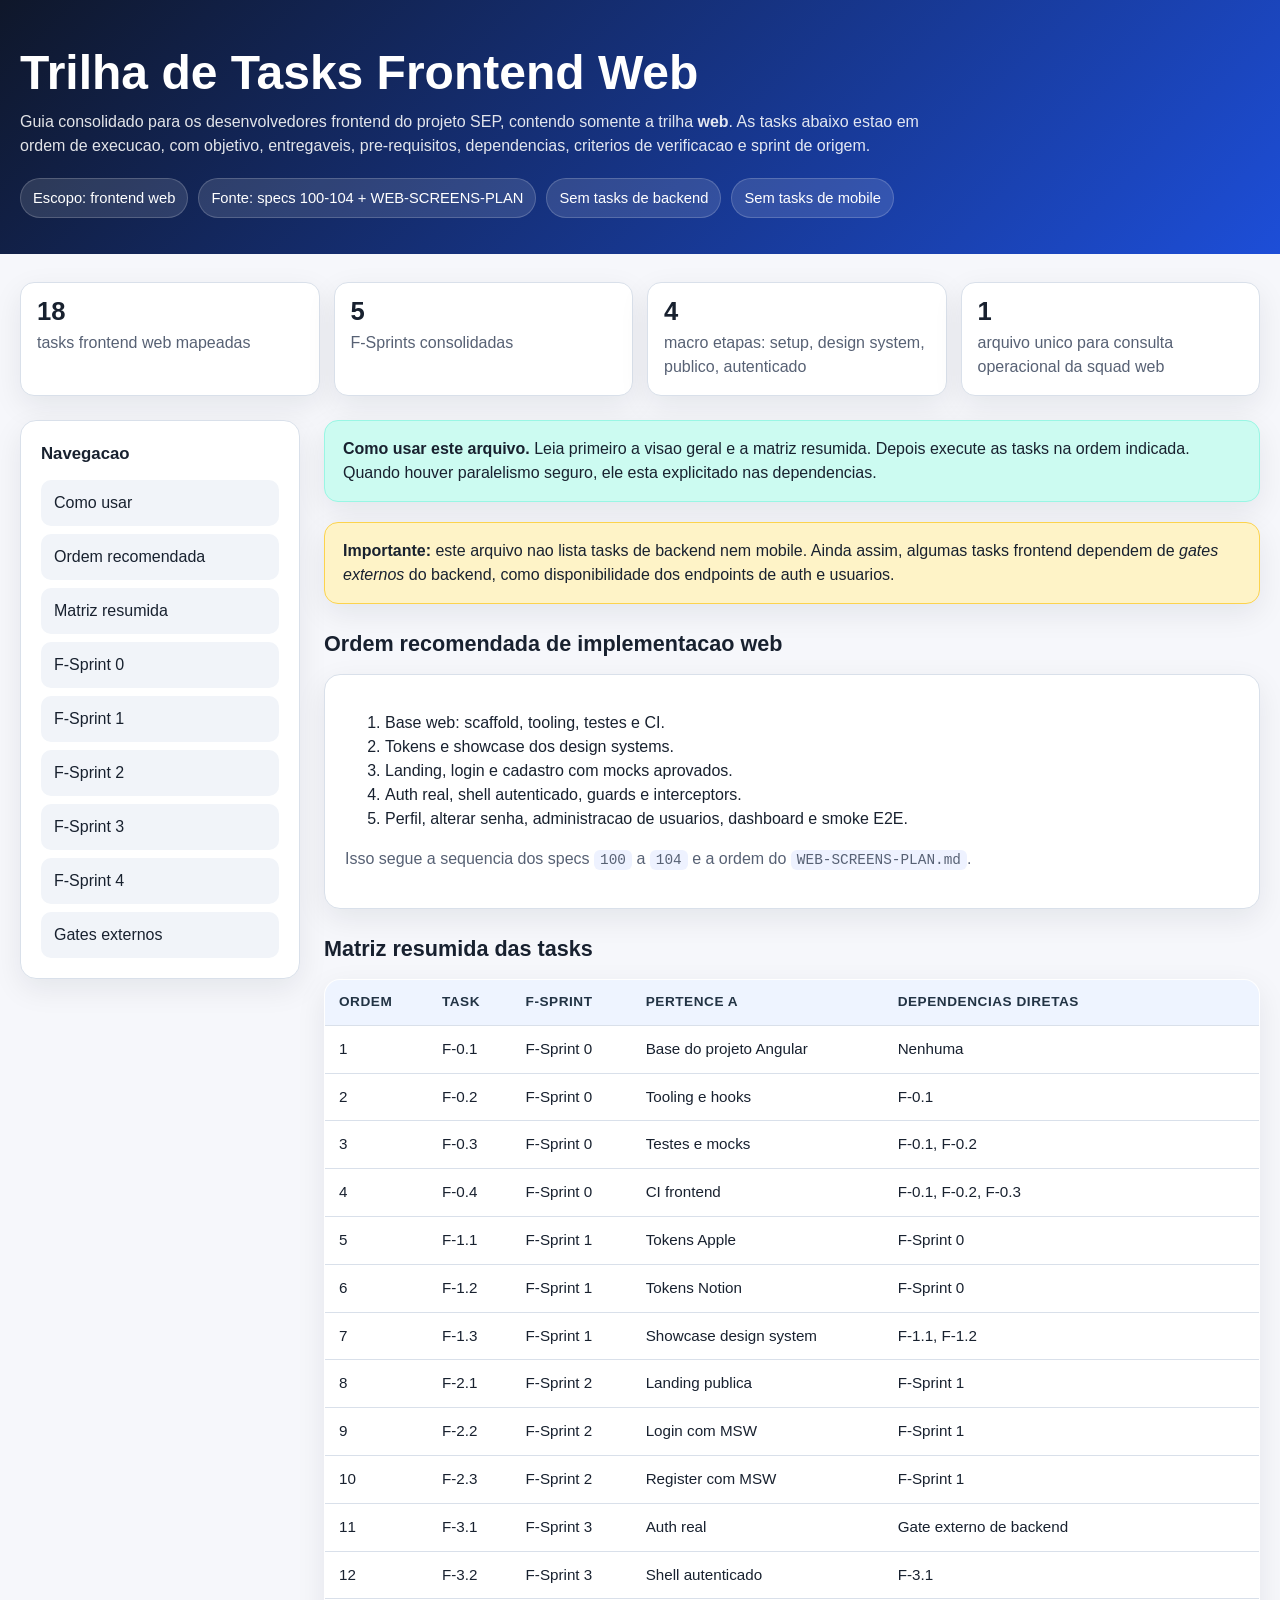
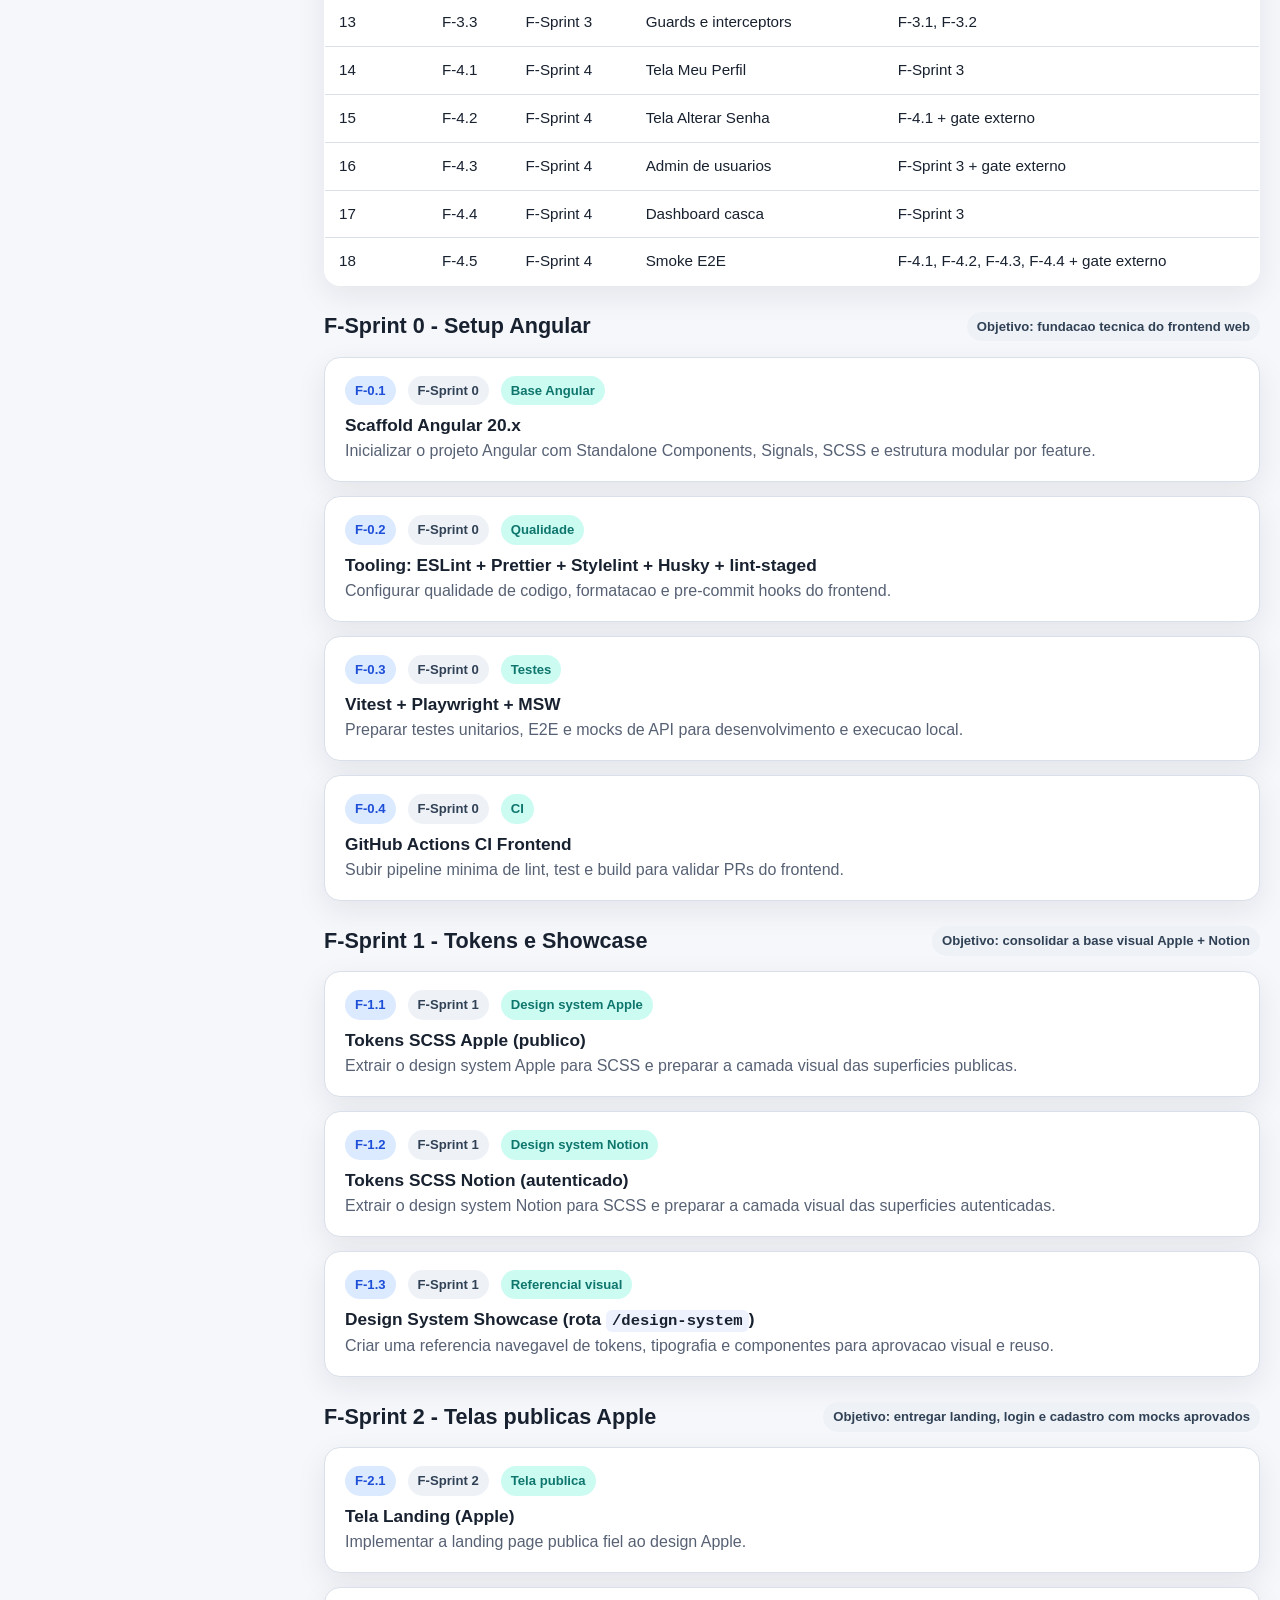
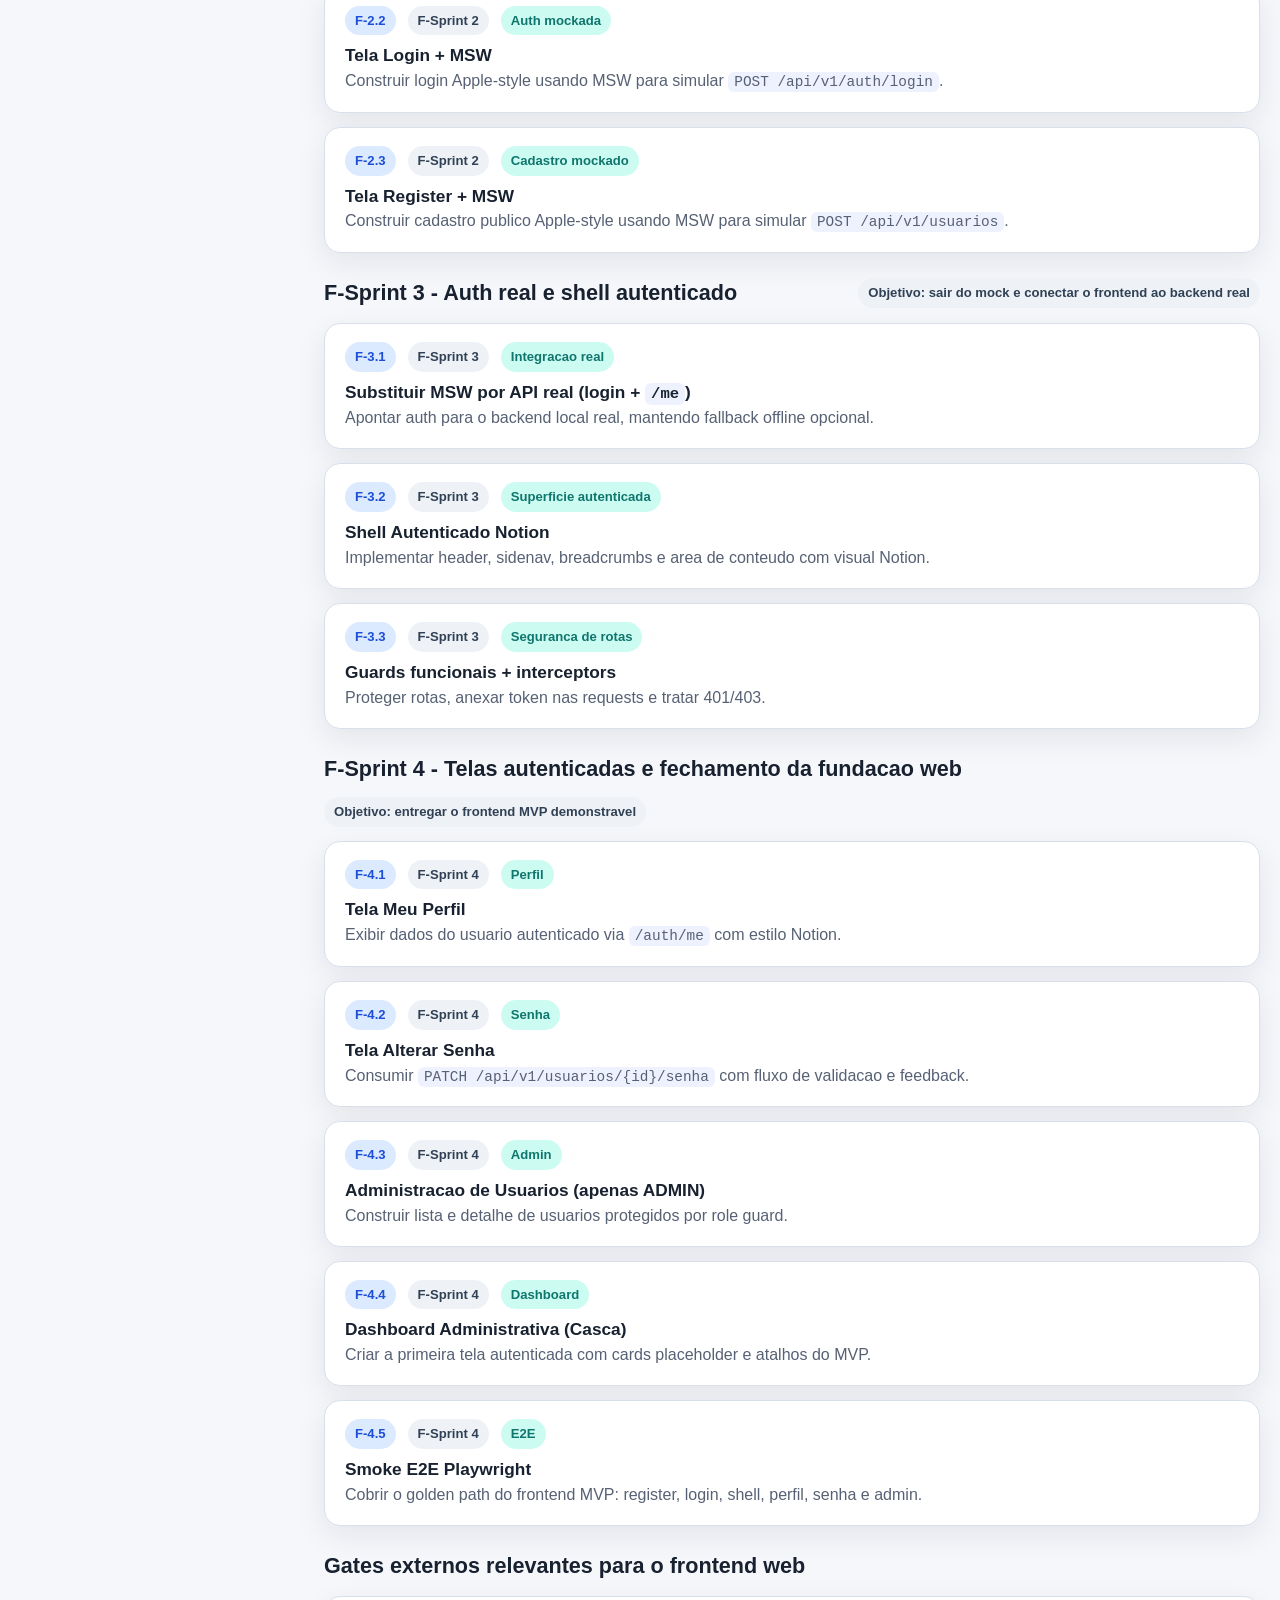
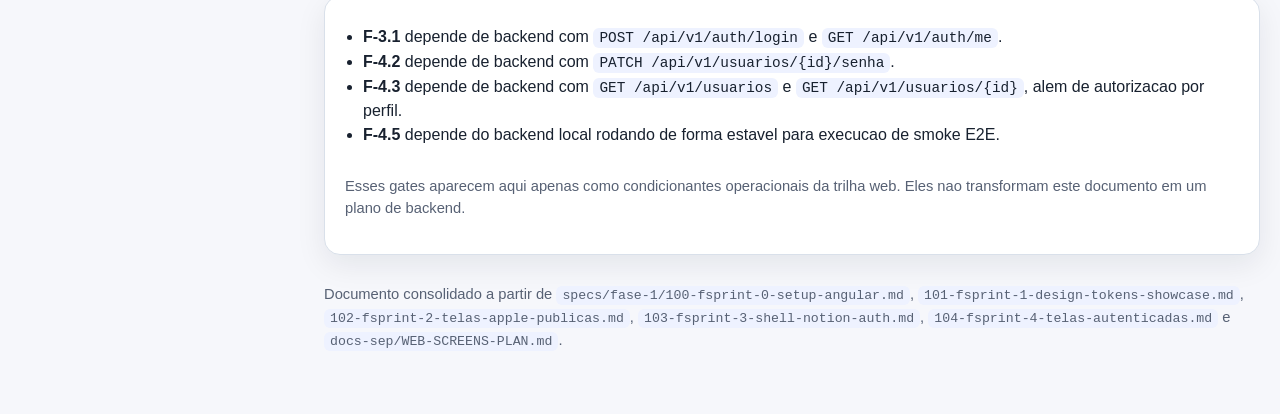
<file: docs-sep/FRONTEND-TASKS.html>
<!DOCTYPE html>
<html lang="pt-BR">
<head>
  <meta charset="utf-8">
  <meta name="viewport" content="width=device-width, initial-scale=1">
  <title>SEP - Trilha de Tasks Frontend Web</title>
  <style>
    :root {
      --bg: #f6f7fb;
      --surface: #ffffff;
      --surface-muted: #f1f4f9;
      --text: #18212f;
      --text-muted: #576174;
      --border: #d9e0ea;
      --primary: #2563eb;
      --primary-soft: #dbeafe;
      --success: #0f766e;
      --success-soft: #ccfbf1;
      --warning: #b45309;
      --warning-soft: #fef3c7;
      --shadow: 0 10px 30px rgba(15, 23, 42, 0.08);
      --radius: 16px;
      --radius-sm: 10px;
      --max: 1240px;
    }

    * { box-sizing: border-box; }
    html { scroll-behavior: smooth; }
    body {
      margin: 0;
      font-family: Inter, Arial, sans-serif;
      color: var(--text);
      background: var(--bg);
      line-height: 1.5;
    }

    a { color: var(--primary); text-decoration: none; }
    a:hover { text-decoration: underline; }

    .wrap {
      width: min(100% - 32px, var(--max));
      margin: 0 auto;
    }

    .hero {
      background: linear-gradient(135deg, #0f172a 0%, #1d4ed8 100%);
      color: #fff;
      padding: 48px 0 36px;
    }

    .hero h1 {
      margin: 0 0 12px;
      font-size: clamp(2rem, 4vw, 3rem);
      line-height: 1.05;
    }

    .hero p {
      margin: 0;
      max-width: 920px;
      color: rgba(255, 255, 255, 0.88);
      font-size: 1rem;
    }

    .badges, .mini-list {
      display: flex;
      flex-wrap: wrap;
      gap: 10px;
      margin-top: 20px;
    }

    .badge {
      display: inline-flex;
      align-items: center;
      gap: 8px;
      padding: 8px 12px;
      border-radius: 999px;
      background: rgba(255, 255, 255, 0.12);
      border: 1px solid rgba(255, 255, 255, 0.18);
      font-size: 0.92rem;
    }

    main { padding: 28px 0 56px; }

    .grid {
      display: grid;
      grid-template-columns: 280px minmax(0, 1fr);
      gap: 24px;
      align-items: start;
    }

    .panel {
      background: var(--surface);
      border: 1px solid var(--border);
      border-radius: var(--radius);
      box-shadow: var(--shadow);
    }

    .panel.pad { padding: 20px; }

    .sidebar {
      position: sticky;
      top: 20px;
    }

    .sidebar h2, .content h2 {
      margin: 0 0 14px;
      font-size: 1.05rem;
    }

    .nav {
      display: grid;
      gap: 8px;
    }

    .nav a {
      display: block;
      padding: 10px 12px;
      border-radius: 10px;
      color: var(--text);
      background: var(--surface-muted);
      border: 1px solid transparent;
    }

    .nav a:hover {
      background: #eef4ff;
      border-color: #bfdbfe;
      text-decoration: none;
    }

    .section {
      margin-bottom: 24px;
    }

    .section-header {
      display: flex;
      flex-wrap: wrap;
      align-items: center;
      justify-content: space-between;
      gap: 12px;
      margin-bottom: 14px;
    }

    .section-header h2 {
      margin: 0;
      font-size: 1.35rem;
    }

    .kpis {
      display: grid;
      grid-template-columns: repeat(4, minmax(0, 1fr));
      gap: 14px;
      margin-bottom: 24px;
    }

    .kpi {
      padding: 16px;
      border-radius: 14px;
      background: var(--surface);
      border: 1px solid var(--border);
      box-shadow: var(--shadow);
    }

    .kpi strong {
      display: block;
      font-size: 1.6rem;
      line-height: 1;
      margin-bottom: 6px;
    }

    .muted { color: var(--text-muted); }

    .callout {
      padding: 16px 18px;
      border-radius: 14px;
      border: 1px solid var(--border);
      background: var(--surface);
      box-shadow: var(--shadow);
      margin-bottom: 20px;
    }

    .callout.warning {
      background: var(--warning-soft);
      border-color: #fcd34d;
    }

    .callout.success {
      background: var(--success-soft);
      border-color: #99f6e4;
    }

    table {
      width: 100%;
      border-collapse: collapse;
      background: var(--surface);
      border: 1px solid var(--border);
      border-radius: var(--radius);
      overflow: hidden;
      box-shadow: var(--shadow);
    }

    th, td {
      padding: 12px 14px;
      border-bottom: 1px solid var(--border);
      text-align: left;
      vertical-align: top;
      font-size: 0.95rem;
    }

    th {
      background: #eef4ff;
      font-size: 0.85rem;
      text-transform: uppercase;
      letter-spacing: 0.04em;
      color: #234;
    }

    tr:last-child td { border-bottom: 0; }

    .task-list {
      display: grid;
      gap: 14px;
    }

    details.task {
      background: var(--surface);
      border: 1px solid var(--border);
      border-radius: 16px;
      box-shadow: var(--shadow);
      overflow: hidden;
    }

    details.task[open] {
      border-color: #bfd3ff;
    }

    details.task summary {
      list-style: none;
      cursor: pointer;
      padding: 18px 20px;
    }

    details.task summary::-webkit-details-marker { display: none; }

    .task-top {
      display: flex;
      flex-wrap: wrap;
      gap: 10px 12px;
      align-items: center;
      margin-bottom: 8px;
    }

    .pill {
      display: inline-flex;
      align-items: center;
      padding: 5px 10px;
      border-radius: 999px;
      background: var(--primary-soft);
      color: #1d4ed8;
      font-weight: 700;
      font-size: 0.82rem;
    }

    .pill.neutral {
      background: #eef2f7;
      color: #314155;
      font-weight: 600;
    }

    .pill.success {
      background: var(--success-soft);
      color: var(--success);
    }

    .task-title {
      margin: 0;
      font-size: 1.08rem;
    }

    .task-body {
      padding: 0 20px 20px;
      border-top: 1px solid var(--border);
      background: #fcfdff;
    }

    .task-grid {
      display: grid;
      grid-template-columns: repeat(2, minmax(0, 1fr));
      gap: 14px;
      margin-top: 16px;
    }

    .box {
      background: var(--surface);
      border: 1px solid var(--border);
      border-radius: 12px;
      padding: 14px;
    }

    .box h4 {
      margin: 0 0 8px;
      font-size: 0.92rem;
    }

    ul {
      margin: 8px 0 0 18px;
      padding: 0;
    }

    .footer-note {
      margin-top: 28px;
      font-size: 0.92rem;
      color: var(--text-muted);
    }

    code {
      background: #eef2ff;
      padding: 2px 6px;
      border-radius: 6px;
      font-family: ui-monospace, SFMono-Regular, Menlo, monospace;
      font-size: 0.9em;
    }

    @media (max-width: 1024px) {
      .grid, .task-grid, .kpis {
        grid-template-columns: 1fr;
      }

      .sidebar {
        position: static;
      }
    }
  </style>
</head>
<body>
  <header class="hero">
    <div class="wrap">
      <h1>Trilha de Tasks Frontend Web</h1>
      <p>
        Guia consolidado para os desenvolvedores frontend do projeto SEP, contendo somente a trilha
        <strong>web</strong>. As tasks abaixo estao em ordem de execucao, com objetivo, entregaveis,
        pre-requisitos, dependencias, criterios de verificacao e sprint de origem.
      </p>
      <div class="badges">
        <span class="badge">Escopo: frontend web</span>
        <span class="badge">Fonte: specs 100-104 + WEB-SCREENS-PLAN</span>
        <span class="badge">Sem tasks de backend</span>
        <span class="badge">Sem tasks de mobile</span>
      </div>
    </div>
  </header>

  <main>
    <div class="wrap">
      <div class="kpis">
        <div class="kpi">
          <strong>18</strong>
          <span class="muted">tasks frontend web mapeadas</span>
        </div>
        <div class="kpi">
          <strong>5</strong>
          <span class="muted">F-Sprints consolidadas</span>
        </div>
        <div class="kpi">
          <strong>4</strong>
          <span class="muted">macro etapas: setup, design system, publico, autenticado</span>
        </div>
        <div class="kpi">
          <strong>1</strong>
          <span class="muted">arquivo unico para consulta operacional da squad web</span>
        </div>
      </div>

      <div class="grid">
        <aside class="sidebar">
          <div class="panel pad">
            <h2>Navegacao</h2>
            <nav class="nav">
              <a href="#como-usar">Como usar</a>
              <a href="#resumo-ordem">Ordem recomendada</a>
              <a href="#matriz">Matriz resumida</a>
              <a href="#fsprint-0">F-Sprint 0</a>
              <a href="#fsprint-1">F-Sprint 1</a>
              <a href="#fsprint-2">F-Sprint 2</a>
              <a href="#fsprint-3">F-Sprint 3</a>
              <a href="#fsprint-4">F-Sprint 4</a>
              <a href="#gates">Gates externos</a>
            </nav>
          </div>
        </aside>

        <section class="content">
          <section id="como-usar" class="section">
            <div class="callout success">
              <strong>Como usar este arquivo.</strong> Leia primeiro a visao geral e a matriz resumida. Depois execute
              as tasks na ordem indicada. Quando houver paralelismo seguro, ele esta explicitado nas dependencias.
            </div>
            <div class="callout warning">
              <strong>Importante:</strong> este arquivo nao lista tasks de backend nem mobile. Ainda assim, algumas tasks
              frontend dependem de <em>gates externos</em> do backend, como disponibilidade dos endpoints de auth e usuarios.
            </div>
          </section>

          <section id="resumo-ordem" class="section">
            <div class="section-header">
              <h2>Ordem recomendada de implementacao web</h2>
            </div>
            <div class="panel pad">
              <ol>
                <li>Base web: scaffold, tooling, testes e CI.</li>
                <li>Tokens e showcase dos design systems.</li>
                <li>Landing, login e cadastro com mocks aprovados.</li>
                <li>Auth real, shell autenticado, guards e interceptors.</li>
                <li>Perfil, alterar senha, administracao de usuarios, dashboard e smoke E2E.</li>
              </ol>
              <p class="muted">
                Isso segue a sequencia dos specs <code>100</code> a <code>104</code> e a ordem do
                <code>WEB-SCREENS-PLAN.md</code>.
              </p>
            </div>
          </section>

          <section id="matriz" class="section">
            <div class="section-header">
              <h2>Matriz resumida das tasks</h2>
            </div>
            <table>
              <thead>
                <tr>
                  <th>Ordem</th>
                  <th>Task</th>
                  <th>F-Sprint</th>
                  <th>Pertence a</th>
                  <th>Dependencias diretas</th>
                </tr>
              </thead>
              <tbody>
                <tr><td>1</td><td>F-0.1</td><td>F-Sprint 0</td><td>Base do projeto Angular</td><td>Nenhuma</td></tr>
                <tr><td>2</td><td>F-0.2</td><td>F-Sprint 0</td><td>Tooling e hooks</td><td>F-0.1</td></tr>
                <tr><td>3</td><td>F-0.3</td><td>F-Sprint 0</td><td>Testes e mocks</td><td>F-0.1, F-0.2</td></tr>
                <tr><td>4</td><td>F-0.4</td><td>F-Sprint 0</td><td>CI frontend</td><td>F-0.1, F-0.2, F-0.3</td></tr>
                <tr><td>5</td><td>F-1.1</td><td>F-Sprint 1</td><td>Tokens Apple</td><td>F-Sprint 0</td></tr>
                <tr><td>6</td><td>F-1.2</td><td>F-Sprint 1</td><td>Tokens Notion</td><td>F-Sprint 0</td></tr>
                <tr><td>7</td><td>F-1.3</td><td>F-Sprint 1</td><td>Showcase design system</td><td>F-1.1, F-1.2</td></tr>
                <tr><td>8</td><td>F-2.1</td><td>F-Sprint 2</td><td>Landing publica</td><td>F-Sprint 1</td></tr>
                <tr><td>9</td><td>F-2.2</td><td>F-Sprint 2</td><td>Login com MSW</td><td>F-Sprint 1</td></tr>
                <tr><td>10</td><td>F-2.3</td><td>F-Sprint 2</td><td>Register com MSW</td><td>F-Sprint 1</td></tr>
                <tr><td>11</td><td>F-3.1</td><td>F-Sprint 3</td><td>Auth real</td><td>Gate externo de backend</td></tr>
                <tr><td>12</td><td>F-3.2</td><td>F-Sprint 3</td><td>Shell autenticado</td><td>F-3.1</td></tr>
                <tr><td>13</td><td>F-3.3</td><td>F-Sprint 3</td><td>Guards e interceptors</td><td>F-3.1, F-3.2</td></tr>
                <tr><td>14</td><td>F-4.1</td><td>F-Sprint 4</td><td>Tela Meu Perfil</td><td>F-Sprint 3</td></tr>
                <tr><td>15</td><td>F-4.2</td><td>F-Sprint 4</td><td>Tela Alterar Senha</td><td>F-4.1 + gate externo</td></tr>
                <tr><td>16</td><td>F-4.3</td><td>F-Sprint 4</td><td>Admin de usuarios</td><td>F-Sprint 3 + gate externo</td></tr>
                <tr><td>17</td><td>F-4.4</td><td>F-Sprint 4</td><td>Dashboard casca</td><td>F-Sprint 3</td></tr>
                <tr><td>18</td><td>F-4.5</td><td>F-Sprint 4</td><td>Smoke E2E</td><td>F-4.1, F-4.2, F-4.3, F-4.4 + gate externo</td></tr>
              </tbody>
            </table>
          </section>

          <section id="fsprint-0" class="section">
            <div class="section-header">
              <h2>F-Sprint 0 - Setup Angular</h2>
              <span class="pill neutral">Objetivo: fundacao tecnica do frontend web</span>
            </div>
            <div class="task-list">
              <details class="task">
                <summary>
                  <div class="task-top">
                    <span class="pill">F-0.1</span>
                    <span class="pill neutral">F-Sprint 0</span>
                    <span class="pill success">Base Angular</span>
                  </div>
                  <h3 class="task-title">Scaffold Angular 20.x</h3>
                  <div class="muted">Inicializar o projeto Angular com Standalone Components, Signals, SCSS e estrutura modular por feature.</div>
                </summary>
                <div class="task-body">
                  <div class="task-grid">
                    <div class="box">
                      <h4>O que fazer</h4>
                      <ul>
                        <li>Criar o projeto em <code><sep-app-root>/</code>.</li>
                        <li>Ativar strict mode.</li>
                        <li>Separar <code>core</code>, <code>shared</code>, <code>layout</code> e <code>features</code>.</li>
                        <li>Preparar <code>features/public</code> e <code>features/authenticated</code>.</li>
                      </ul>
                    </div>
                    <div class="box">
                      <h4>Pre-requisitos e dependencias</h4>
                      <ul>
                        <li>Node.js LTS &gt;= 20.x.</li>
                        <li>Sem dependencia interna anterior.</li>
                      </ul>
                    </div>
                    <div class="box">
                      <h4>Entregaveis</h4>
                      <ul>
                        <li>Estrutura inicial do app Angular.</li>
                        <li>Pasta de estilos com base SCSS.</li>
                        <li>Projeto subindo em <code>localhost:4200</code>.</li>
                      </ul>
                    </div>
                    <div class="box">
                      <h4>Criterios de verificacao</h4>
                      <ul>
                        <li>App sobe localmente.</li>
                        <li>Sem <code>NgModule</code>.</li>
                        <li>Estrutura de pastas criada.</li>
                      </ul>
                    </div>
                  </div>
                </div>
              </details>

              <details class="task">
                <summary>
                  <div class="task-top">
                    <span class="pill">F-0.2</span>
                    <span class="pill neutral">F-Sprint 0</span>
                    <span class="pill success">Qualidade</span>
                  </div>
                  <h3 class="task-title">Tooling: ESLint + Prettier + Stylelint + Husky + lint-staged</h3>
                  <div class="muted">Configurar qualidade de codigo, formatacao e pre-commit hooks do frontend.</div>
                </summary>
                <div class="task-body">
                  <div class="task-grid">
                    <div class="box">
                      <h4>O que fazer</h4>
                      <ul>
                        <li>Configurar <code>eslint.config.js</code> em flat config.</li>
                        <li>Adicionar Prettier e Stylelint.</li>
                        <li>Plugar Husky + lint-staged no pre-commit.</li>
                      </ul>
                    </div>
                    <div class="box">
                      <h4>Pre-requisitos e dependencias</h4>
                      <ul>
                        <li>Depende de <strong>F-0.1</strong>.</li>
                      </ul>
                    </div>
                    <div class="box">
                      <h4>Entregaveis</h4>
                      <ul>
                        <li>Lint e format padronizados.</li>
                        <li>Hook de pre-commit funcional.</li>
                        <li>Config de lint-staged no <code>package.json</code>.</li>
                      </ul>
                    </div>
                    <div class="box">
                      <h4>Criterios de verificacao</h4>
                      <ul>
                        <li><code>npm run lint</code> sem erros em codigo valido.</li>
                        <li>Pre-commit bloqueia codigo mal formatado.</li>
                        <li>Auto-fix para ajustes triviais.</li>
                      </ul>
                    </div>
                  </div>
                </div>
              </details>

              <details class="task">
                <summary>
                  <div class="task-top">
                    <span class="pill">F-0.3</span>
                    <span class="pill neutral">F-Sprint 0</span>
                    <span class="pill success">Testes</span>
                  </div>
                  <h3 class="task-title">Vitest + Playwright + MSW</h3>
                  <div class="muted">Preparar testes unitarios, E2E e mocks de API para desenvolvimento e execucao local.</div>
                </summary>
                <div class="task-body">
                  <div class="task-grid">
                    <div class="box">
                      <h4>O que fazer</h4>
                      <ul>
                        <li>Configurar Vitest.</li>
                        <li>Configurar Playwright com smoke placeholder.</li>
                        <li>Criar estrutura <code>src/mocks/</code> com MSW.</li>
                      </ul>
                    </div>
                    <div class="box">
                      <h4>Pre-requisitos e dependencias</h4>
                      <ul>
                        <li>Depende de <strong>F-0.1</strong> e <strong>F-0.2</strong>.</li>
                      </ul>
                    </div>
                    <div class="box">
                      <h4>Entregaveis</h4>
                      <ul>
                        <li><code>vitest.config.ts</code></li>
                        <li><code>playwright.config.ts</code></li>
                        <li>Handlers MSW iniciais</li>
                        <li><code>e2e/smoke.spec.ts</code></li>
                      </ul>
                    </div>
                    <div class="box">
                      <h4>Criterios de verificacao</h4>
                      <ul>
                        <li><code>npm run test</code> executa.</li>
                        <li><code>npm run e2e</code> executa.</li>
                        <li>MSW intercepta chamadas em dev.</li>
                      </ul>
                    </div>
                  </div>
                </div>
              </details>

              <details class="task">
                <summary>
                  <div class="task-top">
                    <span class="pill">F-0.4</span>
                    <span class="pill neutral">F-Sprint 0</span>
                    <span class="pill success">CI</span>
                  </div>
                  <h3 class="task-title">GitHub Actions CI Frontend</h3>
                  <div class="muted">Subir pipeline minima de lint, test e build para validar PRs do frontend.</div>
                </summary>
                <div class="task-body">
                  <div class="task-grid">
                    <div class="box">
                      <h4>O que fazer</h4>
                      <ul>
                        <li>Criar <code>.github/workflows/ci.yml</code> (copiado do template <code>sep-app-ci.template.yml</code>).</li>
                        <li>Executar <code>npm ci</code>, lint, test e build.</li>
                        <li>Restringir paths para <code><sep-app-root>/**</code>.</li>
                      </ul>
                    </div>
                    <div class="box">
                      <h4>Pre-requisitos e dependencias</h4>
                      <ul>
                        <li>Depende de <strong>F-0.1</strong>, <strong>F-0.2</strong> e <strong>F-0.3</strong>.</li>
                      </ul>
                    </div>
                    <div class="box">
                      <h4>Entregaveis</h4>
                      <ul>
                        <li>Workflow de CI do frontend.</li>
                        <li>PR testavel com status checks.</li>
                      </ul>
                    </div>
                    <div class="box">
                      <h4>Criterios de verificacao</h4>
                      <ul>
                        <li>PR quebra quando lint, teste ou build falham.</li>
                        <li>Pipeline idealmente abaixo de 5 minutos.</li>
                      </ul>
                    </div>
                  </div>
                </div>
              </details>
            </div>
          </section>

          <section id="fsprint-1" class="section">
            <div class="section-header">
              <h2>F-Sprint 1 - Tokens e Showcase</h2>
              <span class="pill neutral">Objetivo: consolidar a base visual Apple + Notion</span>
            </div>
            <div class="task-list">
              <details class="task">
                <summary>
                  <div class="task-top">
                    <span class="pill">F-1.1</span>
                    <span class="pill neutral">F-Sprint 1</span>
                    <span class="pill success">Design system Apple</span>
                  </div>
                  <h3 class="task-title">Tokens SCSS Apple (publico)</h3>
                  <div class="muted">Extrair o design system Apple para SCSS e preparar a camada visual das superficies publicas.</div>
                </summary>
                <div class="task-body">
                  <div class="task-grid">
                    <div class="box">
                      <h4>O que fazer</h4>
                      <ul>
                        <li>Mapear cores, tipografia, espacamentos, raios e sombras.</li>
                        <li>Criar mixins de componentes reutilizaveis.</li>
                        <li>Documentar o uso com comentarios curtos.</li>
                      </ul>
                    </div>
                    <div class="box">
                      <h4>Pre-requisitos e dependencias</h4>
                      <ul>
                        <li>F-Sprint 0 concluida.</li>
                        <li>Sem dependencia interna na F-Sprint 1.</li>
                      </ul>
                    </div>
                    <div class="box">
                      <h4>Entregaveis</h4>
                      <ul>
                        <li><code>_apple-tokens.scss</code></li>
                        <li><code>_apple-typography.scss</code></li>
                        <li><code>_apple-components.scss</code></li>
                      </ul>
                    </div>
                    <div class="box">
                      <h4>Criterios de verificacao</h4>
                      <ul>
                        <li>Tokens do <code>DESIGN-apple.md</code> mapeados.</li>
                        <li>SCSS validado no Stylelint.</li>
                      </ul>
                    </div>
                  </div>
                </div>
              </details>

              <details class="task">
                <summary>
                  <div class="task-top">
                    <span class="pill">F-1.2</span>
                    <span class="pill neutral">F-Sprint 1</span>
                    <span class="pill success">Design system Notion</span>
                  </div>
                  <h3 class="task-title">Tokens SCSS Notion (autenticado)</h3>
                  <div class="muted">Extrair o design system Notion para SCSS e preparar a camada visual das superficies autenticadas.</div>
                </summary>
                <div class="task-body">
                  <div class="task-grid">
                    <div class="box">
                      <h4>O que fazer</h4>
                      <ul>
                        <li>Mapear paleta warm, tipografia, sombras e componentes base.</li>
                        <li>Organizar a base para header, sidenav, breadcrumbs e cards.</li>
                      </ul>
                    </div>
                    <div class="box">
                      <h4>Pre-requisitos e dependencias</h4>
                      <ul>
                        <li>F-Sprint 0 concluida.</li>
                        <li>Pode rodar em paralelo com <strong>F-1.1</strong>.</li>
                      </ul>
                    </div>
                    <div class="box">
                      <h4>Entregaveis</h4>
                      <ul>
                        <li><code>_notion-tokens.scss</code></li>
                        <li><code>_notion-typography.scss</code></li>
                        <li><code>_notion-components.scss</code></li>
                      </ul>
                    </div>
                    <div class="box">
                      <h4>Criterios de verificacao</h4>
                      <ul>
                        <li>Tokens do <code>DESIGN-notion.md</code> mapeados.</li>
                        <li>SCSS validado no Stylelint.</li>
                      </ul>
                    </div>
                  </div>
                </div>
              </details>

              <details class="task">
                <summary>
                  <div class="task-top">
                    <span class="pill">F-1.3</span>
                    <span class="pill neutral">F-Sprint 1</span>
                    <span class="pill success">Referencial visual</span>
                  </div>
                  <h3 class="task-title">Design System Showcase (rota <code>/design-system</code>)</h3>
                  <div class="muted">Criar uma referencia navegavel de tokens, tipografia e componentes para aprovacao visual e reuso.</div>
                </summary>
                <div class="task-body">
                  <div class="task-grid">
                    <div class="box">
                      <h4>O que fazer</h4>
                      <ul>
                        <li>Criar rota dev-only <code>/design-system</code>.</li>
                        <li>Exibir Apple e Notion lado a lado.</li>
                        <li>Mostrar paleta, tipografia e componentes principais.</li>
                      </ul>
                    </div>
                    <div class="box">
                      <h4>Pre-requisitos e dependencias</h4>
                      <ul>
                        <li>Depende de <strong>F-1.1</strong> e <strong>F-1.2</strong>.</li>
                      </ul>
                    </div>
                    <div class="box">
                      <h4>Entregaveis</h4>
                      <ul>
                        <li>Feature <code>design-system</code>.</li>
                        <li>Subrotas Apple e Notion.</li>
                      </ul>
                    </div>
                    <div class="box">
                      <h4>Criterios de verificacao</h4>
                      <ul>
                        <li>Rota abre localmente.</li>
                        <li>Serve como base para PO e stakeholders aprovarem identidade visual.</li>
                      </ul>
                    </div>
                  </div>
                </div>
              </details>
            </div>
          </section>

          <section id="fsprint-2" class="section">
            <div class="section-header">
              <h2>F-Sprint 2 - Telas publicas Apple</h2>
              <span class="pill neutral">Objetivo: entregar landing, login e cadastro com mocks aprovados</span>
            </div>
            <div class="task-list">
              <details class="task">
                <summary>
                  <div class="task-top">
                    <span class="pill">F-2.1</span>
                    <span class="pill neutral">F-Sprint 2</span>
                    <span class="pill success">Tela publica</span>
                  </div>
                  <h3 class="task-title">Tela Landing (Apple)</h3>
                  <div class="muted">Implementar a landing page publica fiel ao design Apple.</div>
                </summary>
                <div class="task-body">
                  <div class="task-grid">
                    <div class="box">
                      <h4>O que fazer</h4>
                      <ul>
                        <li>Criar landing responsiva.</li>
                        <li>Usar hero typography, CTAs pill e tiles light/dark.</li>
                        <li>Adicionar imagens placeholder em <code>src/assets/landing/</code>.</li>
                      </ul>
                    </div>
                    <div class="box">
                      <h4>Pre-requisitos e dependencias</h4>
                      <ul>
                        <li>F-Sprint 1 concluida.</li>
                        <li>Independente de login e cadastro.</li>
                      </ul>
                    </div>
                    <div class="box">
                      <h4>Entregaveis</h4>
                      <ul>
                        <li>Componente da landing.</li>
                        <li>SCSS e assets associados.</li>
                      </ul>
                    </div>
                    <div class="box">
                      <h4>Criterios de verificacao</h4>
                      <ul>
                        <li>Fidelidade visual ao spec Apple.</li>
                        <li>Responsivo.</li>
                        <li>Sem <code>console.error</code>.</li>
                      </ul>
                    </div>
                  </div>
                </div>
              </details>

              <details class="task">
                <summary>
                  <div class="task-top">
                    <span class="pill">F-2.2</span>
                    <span class="pill neutral">F-Sprint 2</span>
                    <span class="pill success">Auth mockada</span>
                  </div>
                  <h3 class="task-title">Tela Login + MSW</h3>
                  <div class="muted">Construir login Apple-style usando MSW para simular <code>POST /api/v1/auth/login</code>.</div>
                </summary>
                <div class="task-body">
                  <div class="task-grid">
                    <div class="box">
                      <h4>O que fazer</h4>
                      <ul>
                        <li>Criar tela de login com validacao de email e senha.</li>
                        <li>Introduzir <code>auth.service.ts</code> com Signals.</li>
                        <li>Adicionar handler MSW para login.</li>
                      </ul>
                    </div>
                    <div class="box">
                      <h4>Pre-requisitos e dependencias</h4>
                      <ul>
                        <li>F-Sprint 1 concluida.</li>
                        <li>Pode rodar em paralelo com <strong>F-2.1</strong> e <strong>F-2.3</strong>.</li>
                      </ul>
                    </div>
                    <div class="box">
                      <h4>Entregaveis</h4>
                      <ul>
                        <li>Tela <code>/login</code>.</li>
                        <li><code>auth.service.ts</code>.</li>
                        <li>Mock MSW do login.</li>
                      </ul>
                    </div>
                    <div class="box">
                      <h4>Criterios de verificacao</h4>
                      <ul>
                        <li>Sucesso e falha cobertos em testes.</li>
                        <li>Feedback de erro visivel.</li>
                        <li>Token armazenado localmente nesta fase.</li>
                      </ul>
                    </div>
                  </div>
                </div>
              </details>

              <details class="task">
                <summary>
                  <div class="task-top">
                    <span class="pill">F-2.3</span>
                    <span class="pill neutral">F-Sprint 2</span>
                    <span class="pill success">Cadastro mockado</span>
                  </div>
                  <h3 class="task-title">Tela Register + MSW</h3>
                  <div class="muted">Construir cadastro publico Apple-style usando MSW para simular <code>POST /api/v1/usuarios</code>.</div>
                </summary>
                <div class="task-body">
                  <div class="task-grid">
                    <div class="box">
                      <h4>O que fazer</h4>
                      <ul>
                        <li>Criar tela <code>/register</code>.</li>
                        <li>Validar email, senha de 6 caracteres e role.</li>
                        <li>Mockar retorno de sucesso e conflito 409.</li>
                      </ul>
                    </div>
                    <div class="box">
                      <h4>Pre-requisitos e dependencias</h4>
                      <ul>
                        <li>F-Sprint 1 concluida.</li>
                        <li>Pode rodar em paralelo com <strong>F-2.1</strong> e <strong>F-2.2</strong>.</li>
                      </ul>
                    </div>
                    <div class="box">
                      <h4>Entregaveis</h4>
                      <ul>
                        <li>Tela de cadastro.</li>
                        <li>Handler MSW de criacao de usuario.</li>
                      </ul>
                    </div>
                    <div class="box">
                      <h4>Criterios de verificacao</h4>
                      <ul>
                        <li>Redireciona para login em sucesso.</li>
                        <li>Mostra erro amigavel em duplicidade.</li>
                        <li>Testes cobrem cenarios criticos.</li>
                      </ul>
                    </div>
                  </div>
                </div>
              </details>
            </div>
          </section>

          <section id="fsprint-3" class="section">
            <div class="section-header">
              <h2>F-Sprint 3 - Auth real e shell autenticado</h2>
              <span class="pill neutral">Objetivo: sair do mock e conectar o frontend ao backend real</span>
            </div>
            <div class="task-list">
              <details class="task">
                <summary>
                  <div class="task-top">
                    <span class="pill">F-3.1</span>
                    <span class="pill neutral">F-Sprint 3</span>
                    <span class="pill success">Integracao real</span>
                  </div>
                  <h3 class="task-title">Substituir MSW por API real (login + <code>/me</code>)</h3>
                  <div class="muted">Apontar auth para o backend local real, mantendo fallback offline opcional.</div>
                </summary>
                <div class="task-body">
                  <div class="task-grid">
                    <div class="box">
                      <h4>O que fazer</h4>
                      <ul>
                        <li>Tornar URL do backend configuravel por environment.</li>
                        <li>Atualizar <code>auth.service.ts</code> para consumir backend real.</li>
                        <li>Manter MSW via flag <code>dev-offline</code>.</li>
                      </ul>
                    </div>
                    <div class="box">
                      <h4>Pre-requisitos e dependencias</h4>
                      <ul>
                        <li>Depende de gate externo: backend com <code>/auth/login</code> e <code>/auth/me</code>.</li>
                        <li>Backend rodando localmente.</li>
                      </ul>
                    </div>
                    <div class="box">
                      <h4>Entregaveis</h4>
                      <ul>
                        <li><code>environment.ts</code> e variao offline.</li>
                        <li>MSW condicional.</li>
                        <li>Auth real operacional.</li>
                      </ul>
                    </div>
                    <div class="box">
                      <h4>Criterios de verificacao</h4>
                      <ul>
                        <li>Login real funciona.</li>
                        <li>JWT enviado em <code>Authorization: Bearer</code>.</li>
                        <li>Fallback offline disponivel.</li>
                      </ul>
                    </div>
                  </div>
                </div>
              </details>

              <details class="task">
                <summary>
                  <div class="task-top">
                    <span class="pill">F-3.2</span>
                    <span class="pill neutral">F-Sprint 3</span>
                    <span class="pill success">Superficie autenticada</span>
                  </div>
                  <h3 class="task-title">Shell Autenticado Notion</h3>
                  <div class="muted">Implementar header, sidenav, breadcrumbs e area de conteudo com visual Notion.</div>
                </summary>
                <div class="task-body">
                  <div class="task-grid">
                    <div class="box">
                      <h4>O que fazer</h4>
                      <ul>
                        <li>Criar shell autenticado completo.</li>
                        <li>Montar header com user menu.</li>
                        <li>Criar sidenav colapsavel e breadcrumbs.</li>
                      </ul>
                    </div>
                    <div class="box">
                      <h4>Pre-requisitos e dependencias</h4>
                      <ul>
                        <li>Depende de <strong>F-3.1</strong>.</li>
                        <li>Requer tokens Notion da F-Sprint 1.</li>
                      </ul>
                    </div>
                    <div class="box">
                      <h4>Entregaveis</h4>
                      <ul>
                        <li><code>shell.component</code></li>
                        <li><code>header.component</code></li>
                        <li><code>sidenav.component</code></li>
                        <li><code>breadcrumbs.component</code></li>
                      </ul>
                    </div>
                    <div class="box">
                      <h4>Criterios de verificacao</h4>
                      <ul>
                        <li>Visual fiel ao Notion.</li>
                        <li>Responsivo.</li>
                        <li>User menu populado via <code>/auth/me</code>.</li>
                      </ul>
                    </div>
                  </div>
                </div>
              </details>

              <details class="task">
                <summary>
                  <div class="task-top">
                    <span class="pill">F-3.3</span>
                    <span class="pill neutral">F-Sprint 3</span>
                    <span class="pill success">Seguranca de rotas</span>
                  </div>
                  <h3 class="task-title">Guards funcionais + interceptors</h3>
                  <div class="muted">Proteger rotas, anexar token nas requests e tratar 401/403.</div>
                </summary>
                <div class="task-body">
                  <div class="task-grid">
                    <div class="box">
                      <h4>O que fazer</h4>
                      <ul>
                        <li>Criar <code>auth.guard</code> e <code>role.guard</code>.</li>
                        <li>Criar interceptors de auth e erro.</li>
                        <li>Adicionar pagina de acesso negado.</li>
                      </ul>
                    </div>
                    <div class="box">
                      <h4>Pre-requisitos e dependencias</h4>
                      <ul>
                        <li>Depende de <strong>F-3.1</strong> e <strong>F-3.2</strong>.</li>
                      </ul>
                    </div>
                    <div class="box">
                      <h4>Entregaveis</h4>
                      <ul>
                        <li>Guards funcionais Angular 20.</li>
                        <li>Interceptors HTTP.</li>
                        <li>Pagina <code>/access-denied</code>.</li>
                      </ul>
                    </div>
                    <div class="box">
                      <h4>Criterios de verificacao</h4>
                      <ul>
                        <li>Rota protegida sem token redireciona para login.</li>
                        <li>401 limpa sessao.</li>
                        <li>403 mostra acesso negado.</li>
                      </ul>
                    </div>
                  </div>
                </div>
              </details>
            </div>
          </section>

          <section id="fsprint-4" class="section">
            <div class="section-header">
              <h2>F-Sprint 4 - Telas autenticadas e fechamento da fundacao web</h2>
              <span class="pill neutral">Objetivo: entregar o frontend MVP demonstravel</span>
            </div>
            <div class="task-list">
              <details class="task">
                <summary>
                  <div class="task-top">
                    <span class="pill">F-4.1</span>
                    <span class="pill neutral">F-Sprint 4</span>
                    <span class="pill success">Perfil</span>
                  </div>
                  <h3 class="task-title">Tela Meu Perfil</h3>
                  <div class="muted">Exibir dados do usuario autenticado via <code>/auth/me</code> com estilo Notion.</div>
                </summary>
                <div class="task-body">
                  <div class="task-grid">
                    <div class="box">
                      <h4>O que fazer</h4>
                      <ul>
                        <li>Mostrar id, email, role e auditoria.</li>
                        <li>Adicionar link para alterar senha.</li>
                      </ul>
                    </div>
                    <div class="box">
                      <h4>Pre-requisitos e dependencias</h4>
                      <ul>
                        <li>F-Sprint 3 concluida.</li>
                        <li>Sem dependencia interna nesta sprint.</li>
                      </ul>
                    </div>
                    <div class="box">
                      <h4>Entregaveis</h4>
                      <ul>
                        <li>Feature de perfil autenticado.</li>
                      </ul>
                    </div>
                    <div class="box">
                      <h4>Criterios de verificacao</h4>
                      <ul>
                        <li>Consome <code>/auth/me</code>.</li>
                        <li>Responsivo.</li>
                        <li>Link para alterar senha funcional.</li>
                      </ul>
                    </div>
                  </div>
                </div>
              </details>

              <details class="task">
                <summary>
                  <div class="task-top">
                    <span class="pill">F-4.2</span>
                    <span class="pill neutral">F-Sprint 4</span>
                    <span class="pill success">Senha</span>
                  </div>
                  <h3 class="task-title">Tela Alterar Senha</h3>
                  <div class="muted">Consumir <code>PATCH /api/v1/usuarios/{id}/senha</code> com fluxo de validacao e feedback.</div>
                </summary>
                <div class="task-body">
                  <div class="task-grid">
                    <div class="box">
                      <h4>O que fazer</h4>
                      <ul>
                        <li>Criar formulario de senha atual, nova senha e confirmacao.</li>
                        <li>Exibir feedback de erro e sucesso.</li>
                      </ul>
                    </div>
                    <div class="box">
                      <h4>Pre-requisitos e dependencias</h4>
                      <ul>
                        <li>Depende de <strong>F-4.1</strong>.</li>
                        <li>Gate externo: endpoint de alteracao de senha disponivel.</li>
                      </ul>
                    </div>
                    <div class="box">
                      <h4>Entregaveis</h4>
                      <ul>
                        <li>Tela de alterar senha.</li>
                        <li>Validacoes e mensagens de retorno.</li>
                      </ul>
                    </div>
                    <div class="box">
                      <h4>Criterios de verificacao</h4>
                      <ul>
                        <li>Valida nova senha com 6 caracteres.</li>
                        <li>Mantem sessao autenticada apos sucesso.</li>
                        <li>Testes cobrem sucesso e falha.</li>
                      </ul>
                    </div>
                  </div>
                </div>
              </details>

              <details class="task">
                <summary>
                  <div class="task-top">
                    <span class="pill">F-4.3</span>
                    <span class="pill neutral">F-Sprint 4</span>
                    <span class="pill success">Admin</span>
                  </div>
                  <h3 class="task-title">Administracao de Usuarios (apenas ADMIN)</h3>
                  <div class="muted">Construir lista e detalhe de usuarios protegidos por role guard.</div>
                </summary>
                <div class="task-body">
                  <div class="task-grid">
                    <div class="box">
                      <h4>O que fazer</h4>
                      <ul>
                        <li>Criar lista consumindo <code>GET /api/v1/usuarios</code>.</li>
                        <li>Criar detalhe consumindo <code>GET /api/v1/usuarios/{id}</code>.</li>
                        <li>Proteger rotas com <code>roleGuard(['ROLE_ADMIN'])</code>.</li>
                      </ul>
                    </div>
                    <div class="box">
                      <h4>Pre-requisitos e dependencias</h4>
                      <ul>
                        <li>F-Sprint 3 concluida.</li>
                        <li>Gate externo: endpoints admin e autorizacao funcionando.</li>
                        <li>Pode rodar em paralelo com <strong>F-4.1</strong> e <strong>F-4.4</strong>.</li>
                      </ul>
                    </div>
                    <div class="box">
                      <h4>Entregaveis</h4>
                      <ul>
                        <li>Lista de usuarios.</li>
                        <li>Detalhe de usuario.</li>
                        <li>Rotas protegidas por role.</li>
                      </ul>
                    </div>
                    <div class="box">
                      <h4>Criterios de verificacao</h4>
                      <ul>
                        <li>Cliente sem permissao vai para acesso negado.</li>
                        <li>Visual Notion coerente com tabelas e detalhes.</li>
                      </ul>
                    </div>
                  </div>
                </div>
              </details>

              <details class="task">
                <summary>
                  <div class="task-top">
                    <span class="pill">F-4.4</span>
                    <span class="pill neutral">F-Sprint 4</span>
                    <span class="pill success">Dashboard</span>
                  </div>
                  <h3 class="task-title">Dashboard Administrativa (Casca)</h3>
                  <div class="muted">Criar a primeira tela autenticada com cards placeholder e atalhos do MVP.</div>
                </summary>
                <div class="task-body">
                  <div class="task-grid">
                    <div class="box">
                      <h4>O que fazer</h4>
                      <ul>
                        <li>Criar dashboard base apos login.</li>
                        <li>Adicionar cards placeholder e atalhos para perfil, senha e admin.</li>
                      </ul>
                    </div>
                    <div class="box">
                      <h4>Pre-requisitos e dependencias</h4>
                      <ul>
                        <li>F-Sprint 3 concluida.</li>
                        <li>Pode rodar em paralelo com <strong>F-4.1</strong> e <strong>F-4.3</strong>.</li>
                      </ul>
                    </div>
                    <div class="box">
                      <h4>Entregaveis</h4>
                      <ul>
                        <li>Dashboard casca.</li>
                        <li>Atalhos navegaveis para o MVP.</li>
                      </ul>
                    </div>
                    <div class="box">
                      <h4>Criterios de verificacao</h4>
                      <ul>
                        <li>Rota inicial autenticada renderiza corretamente.</li>
                        <li>Visual Notion consistente.</li>
                      </ul>
                    </div>
                  </div>
                </div>
              </details>

              <details class="task">
                <summary>
                  <div class="task-top">
                    <span class="pill">F-4.5</span>
                    <span class="pill neutral">F-Sprint 4</span>
                    <span class="pill success">E2E</span>
                  </div>
                  <h3 class="task-title">Smoke E2E Playwright</h3>
                  <div class="muted">Cobrir o golden path do frontend MVP: register, login, shell, perfil, senha e admin.</div>
                </summary>
                <div class="task-body">
                  <div class="task-grid">
                    <div class="box">
                      <h4>O que fazer</h4>
                      <ul>
                        <li>Criar <code>golden-path.spec.ts</code>.</li>
                        <li>Criar <code>admin-flow.spec.ts</code>.</li>
                        <li>Preparar fixtures de usuarios.</li>
                      </ul>
                    </div>
                    <div class="box">
                      <h4>Pre-requisitos e dependencias</h4>
                      <ul>
                        <li>Depende de <strong>F-4.1</strong>, <strong>F-4.2</strong>, <strong>F-4.3</strong> e <strong>F-4.4</strong>.</li>
                        <li>Gate externo: backend completo e estavel para smoke.</li>
                      </ul>
                    </div>
                    <div class="box">
                      <h4>Entregaveis</h4>
                      <ul>
                        <li>Suite E2E Playwright do frontend MVP.</li>
                        <li>Fixtures de teste.</li>
                      </ul>
                    </div>
                    <div class="box">
                      <h4>Criterios de verificacao</h4>
                      <ul>
                        <li>E2E roda contra backend local.</li>
                        <li>Screenshots de falha disponiveis.</li>
                        <li>Tempo alvo abaixo de 3 minutos.</li>
                      </ul>
                    </div>
                  </div>
                </div>
              </details>
            </div>
          </section>

          <section id="gates" class="section">
            <div class="section-header">
              <h2>Gates externos relevantes para o frontend web</h2>
            </div>
            <div class="panel pad">
              <ul>
                <li><strong>F-3.1</strong> depende de backend com <code>POST /api/v1/auth/login</code> e <code>GET /api/v1/auth/me</code>.</li>
                <li><strong>F-4.2</strong> depende de backend com <code>PATCH /api/v1/usuarios/{id}/senha</code>.</li>
                <li><strong>F-4.3</strong> depende de backend com <code>GET /api/v1/usuarios</code> e <code>GET /api/v1/usuarios/{id}</code>, alem de autorizacao por perfil.</li>
                <li><strong>F-4.5</strong> depende do backend local rodando de forma estavel para execucao de smoke E2E.</li>
              </ul>
              <p class="footer-note">
                Esses gates aparecem aqui apenas como condicionantes operacionais da trilha web. Eles nao transformam este documento em um plano de backend.
              </p>
            </div>
          </section>

          <p class="footer-note">
            Documento consolidado a partir de <code>specs/fase-1/100-fsprint-0-setup-angular.md</code>,
            <code>101-fsprint-1-design-tokens-showcase.md</code>,
            <code>102-fsprint-2-telas-apple-publicas.md</code>,
            <code>103-fsprint-3-shell-notion-auth.md</code>,
            <code>104-fsprint-4-telas-autenticadas.md</code> e <code>docs-sep/WEB-SCREENS-PLAN.md</code>.
          </p>
        </section>
      </div>
    </div>
  </main>
</body>
</html>
</file>
